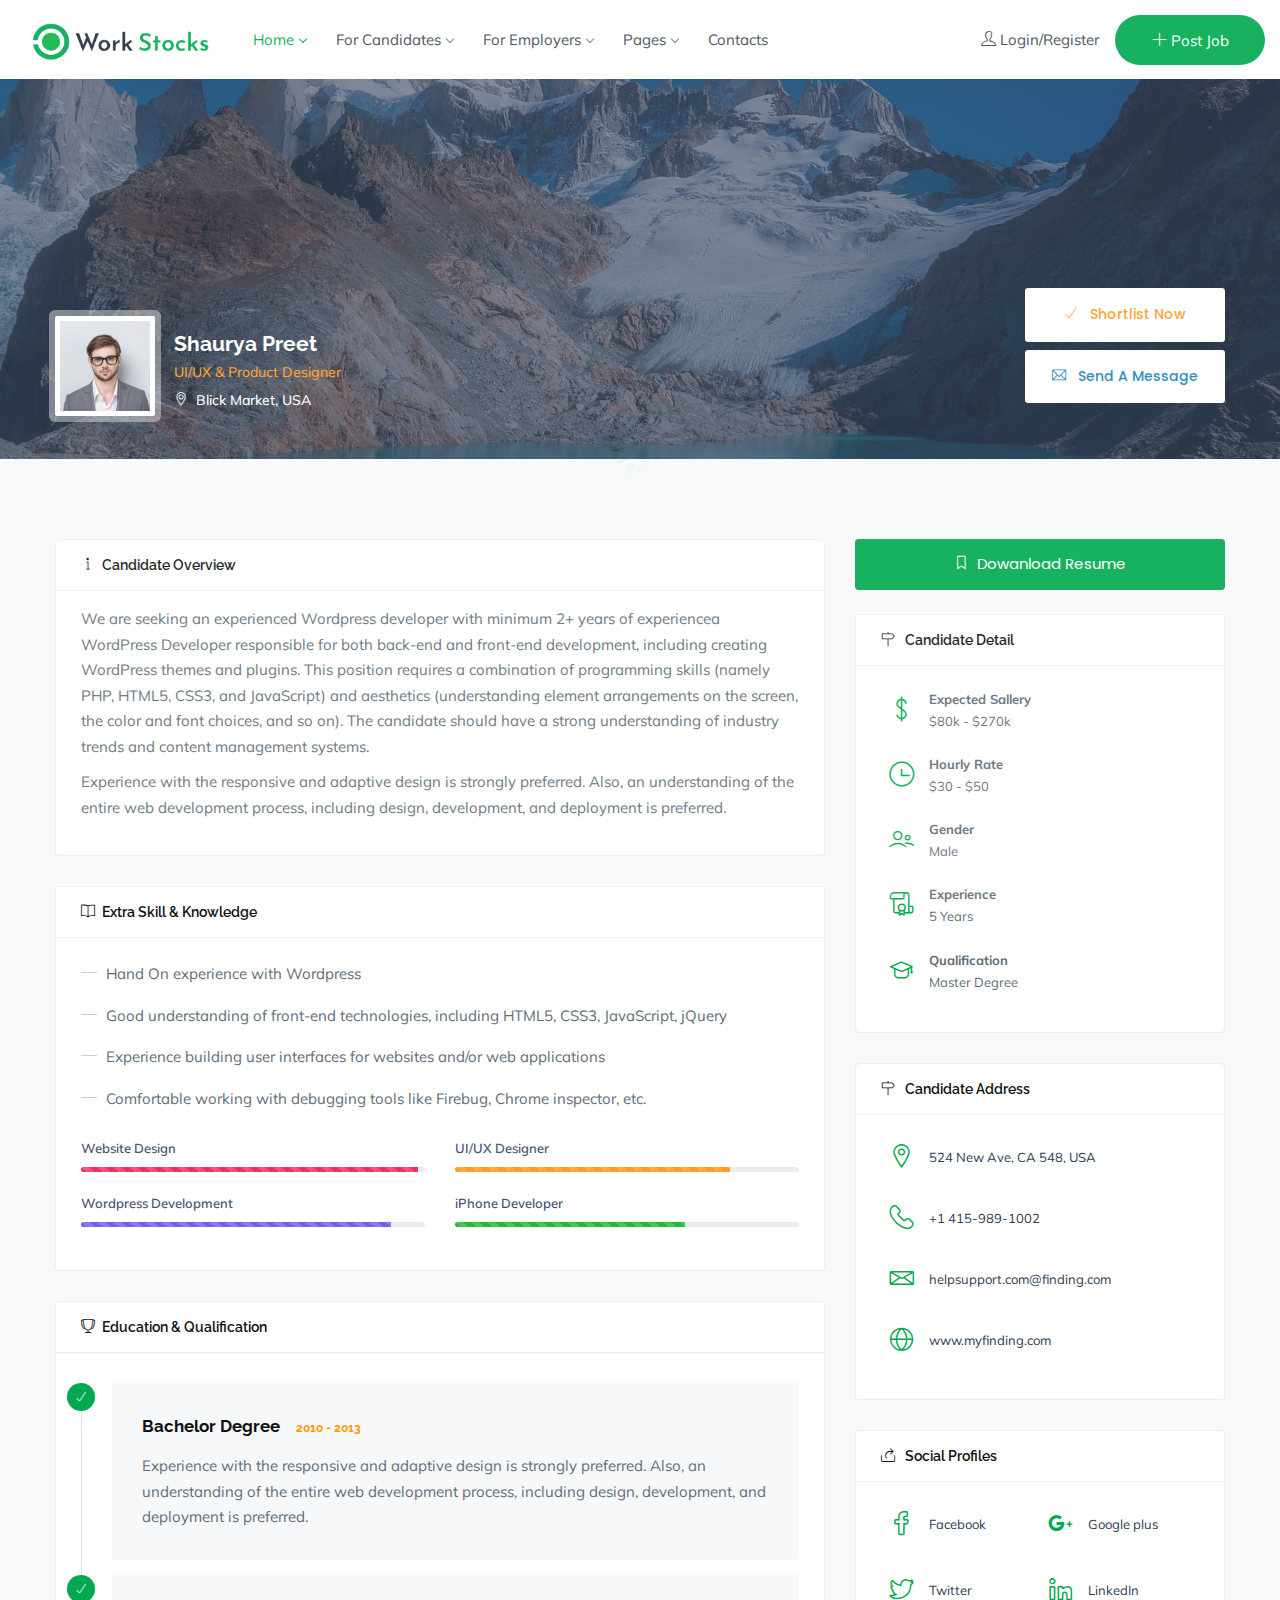
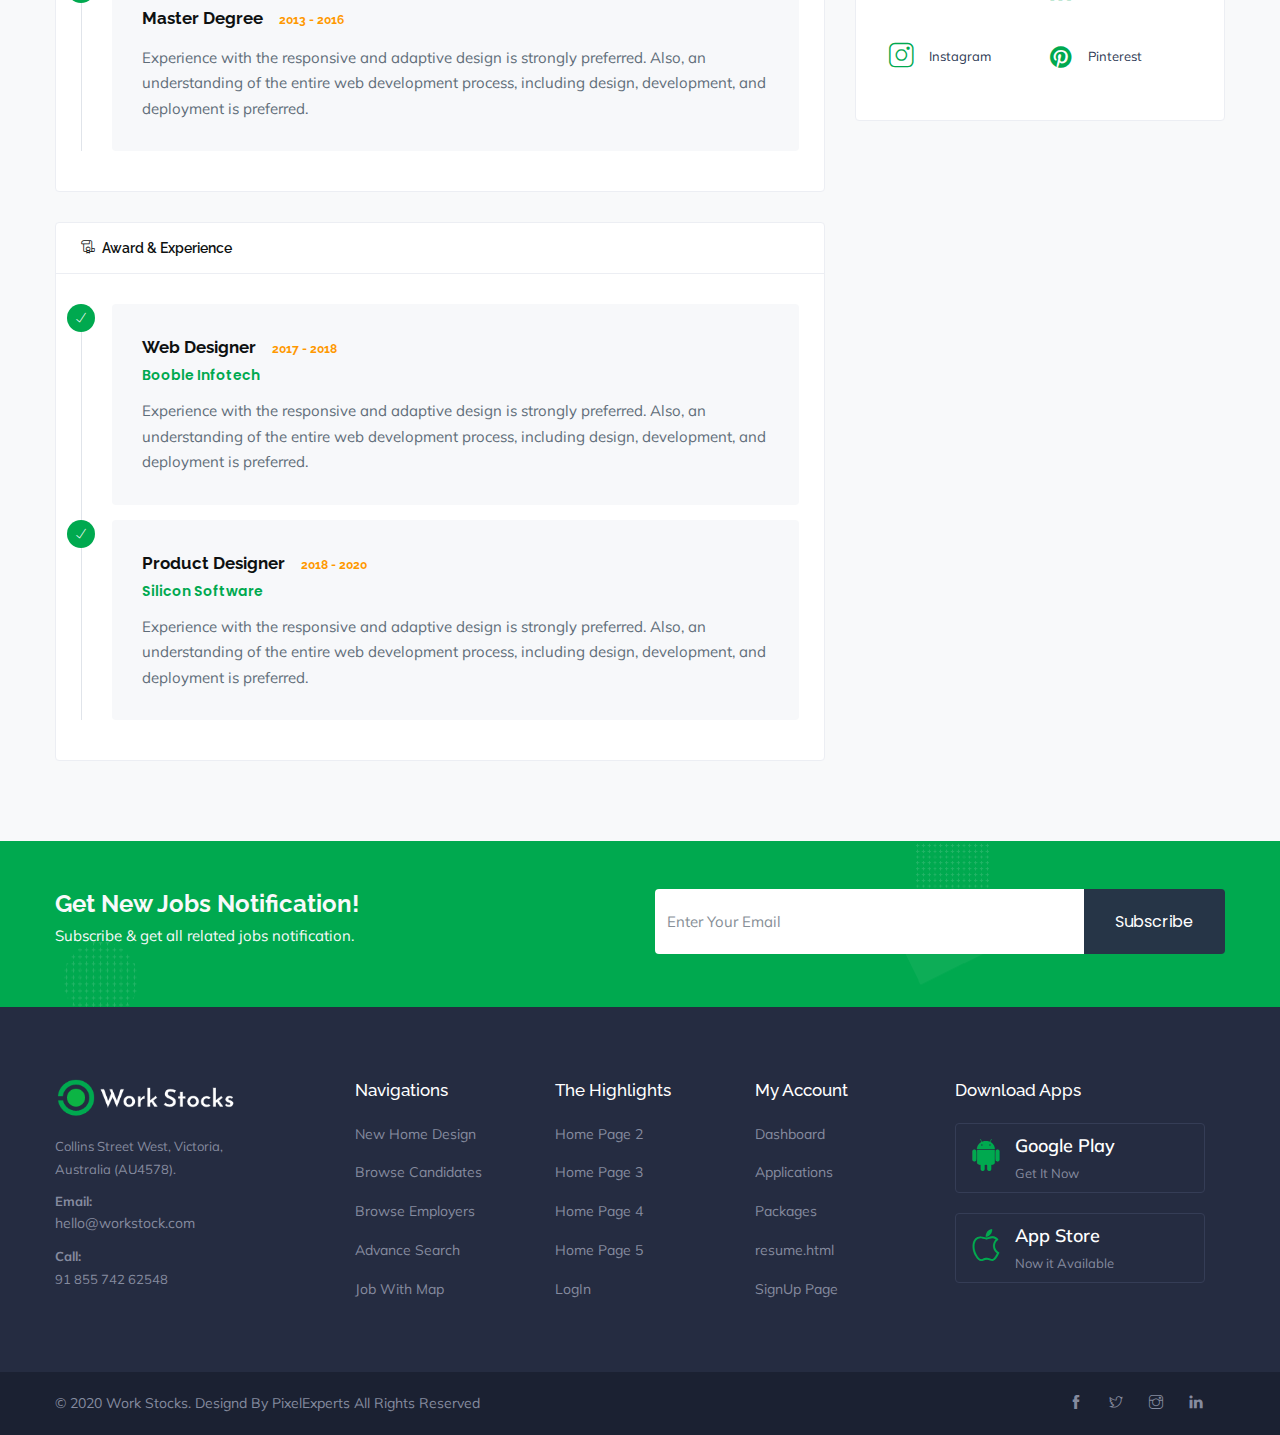
<file: candidate-detail.html>
<!DOCTYPE html>
<html lang="en">
	
<!-- Mirrored from themezhub.net/workstock-2/work-stocks/candidate-detail.html by HTTrack Website Copier/3.x [XR&CO'2014], Thu, 10 Jun 2021 17:43:14 GMT -->
<head>
		<meta http-equiv="Content-Type" content="text/html; charset=UTF-8">
        <meta name="viewport" content="width=device-width, initial-scale=1">
		
        <title>Work Stocks - Innovative & Modern Job Board Template</title>
		
        <!-- All Plugins Css -->
        <link href="assets/css/plugins.css" rel="stylesheet">

        <!-- Custom CSS -->
        <link href="assets/css/styles.css" rel="stylesheet">
		
		<!-- Custom Color -->
		<link href="assets/css/skin/default.css" rel="stylesheet">
    </head>
	
    <body class="green-skin bg-light">
        <!-- ============================================================== -->
        <!-- Preloader - style you can find in spinners.css -->
        <!-- ============================================================== -->
        <div class="Loader"></div>
		
        <!-- ============================================================== -->
        <!-- Main wrapper - style you can find in pages.scss -->
        <!-- ============================================================== -->
        <div id="main-wrapper">
		
            <!-- ============================================================== -->
            <!-- Top header  -->
            <!-- ============================================================== -->
            <!-- Start Navigation -->
			<div class="header header-light">
				<div class="container-fluid">
					<nav id="navigation" class="navigation navigation-landscape">
						<div class="nav-header">
							<a class="nav-brand" href="#">
								<img src="assets/img/logo.png" class="logo" alt="" />
							</a>
							<div class="nav-toggle"></div>
						</div>
						<div class="nav-menus-wrapper" style="transition-property: none;">
							<ul class="nav-menu">
							
								<li class="active"><a href="#">Home<span class="submenu-indicator"></span></a>
									<ul class="nav-dropdown nav-submenu" style="right: auto; display: none;">
										<li><a href="index-2.html" class="active">Home Style 1</a></li>                                    
										<li><a href="home-2.html">Home Style 2</a></li>                                    
										<li><a href="home-3.html">Home Style 3</a></li> 
										<li><a href="home-4.html">Home Style 4</a></li> 
										<li><a href="home-5.html">Home Style 5</a></li> 
										<li><a href="home-6.html">Home Style 6</a></li> 
										<li><a href="home-7.html">Home Style 7</a></li>
										<li><a href="home-8.html">Home Style 8</a></li>
									</ul>
								</li>
								
								<li><a href="#">For Candidates<span class="submenu-indicator"></span></a>
									<ul class="nav-dropdown nav-submenu" style="right: auto; display: none;">
										<li><a href="#">Search job Option<span class="submenu-indicator"></span></a>
											<ul class="nav-dropdown nav-submenu" style="display: none;">
												<li><a href="search-full-width.html">Search Job Full Width</a></li>                                    
												<li><a href="search-with-sidebar.html">Search Job with Sidebar</a></li>                                    
												<li><a href="search-with-sidebar-2.html">Search job with Sidebar 2</a></li> 
												<li><a href="search-with-sidebar-3.html">Search Job with Sidebar 3</a></li> 
												<li><a href="search-with-detail-job.html">Search job With Detail</a></li> 
												<li><a href="search-with-sidebar-list.html">Search Jobs List</a></li>
												<li><a href="search-with-sidebar-list-2.html">Search jobs List 2</a></li>										
												<li><a href="employers-list.html">Search Employers Sidebar</a></li>
												<li><a href="freelancer-detail.html">Employers Detail</a></li> 
											</ul>
										</li>
										<li><a href="#">Map Option<span class="submenu-indicator"></span></a>
											<ul class="nav-dropdown nav-submenu" style="display: none;">
												<li><a href="half-map-grid.html">Find Job On Map</a></li>                                    
												<li><a href="half-map-list.html">Fins Job On Map List</a></li> 
											</ul>
										</li>
										<li><a href="#">Job Detail<span class="submenu-indicator"></span></a>
											<ul class="nav-dropdown nav-submenu" style="display: none;">
												<li><a href="job-detail.html">Single Job 1</a></li>                                    
												<li><a href="job-detail-2.html">Single Job 2</a></li>                                    
												<li><a href="job-detail-3.html">Single Job 3</a></li>
											</ul>
										</li>
										<li><a href="candidate-dashboard.html">Candidate Dashboard</a></li>	
									</ul>
								</li>
								
								<li><a href="#">For Employers<span class="submenu-indicator"></span></a>
									<ul class="nav-dropdown nav-submenu" style="right: auto; display: none;">
										<li><a href="candidate-grid.html">Browse Candidates Grid</a></li>                                    
										<li><a href="candidate-list.html">Browse Candidates List</a></li>                                    
										<li><a href="search-freelancers.html">Search Freelancers</a></li> 
										<li><a href="search-freelancers-list.html">Search Freelancers List</a></li> 
										<li><a href="freelancer-detail.html">Freelancer Detail</a></li> 
										<li><a href="#">Search with Map<span class="submenu-indicator"></span></a>
											<ul class="nav-dropdown nav-submenu" style="display: none;">
												<li><a href="browse-candidates-with-map-grid.html">Search Candidate Grid</a></li>                                    
												<li><a href="browse-candidates-with-map.html">Search Candidate List</a></li> 
											</ul>
										</li>
										<li><a href="employer-dashboard.html">Employer Dashboard</a></li>
									</ul>
								</li>
								
								<li><a href="#">Pages<span class="submenu-indicator"></span></a>
									<ul class="nav-dropdown nav-submenu" style="right: auto; display: none;">
										<li><a href="blog.html">Blogs Page</a></li>                                    
										<li><a href="blog-detail.html">Blog Detail</a></li>                                    
										<li><a href="shortcodes.html">Shortcodes</a></li> 
										<li><a href="pricing.html">Pricing</a></li>  
										<li><a href="employers-full-width.html">Find Employers</a></li>
										<li><a href="all-jobs.html">Jobs Widgets</a></li>
										<li><a href="login.html">LogIn</a></li> 
									</ul>
								</li>
								
								<li><a href="contact.html">Contacts</a></li>
								
							</ul>
							
							<ul class="nav-menu nav-menu-social align-to-right">
								
								<li>
									<a href="#" data-toggle="modal" data-target="#login">
										<i class="ti-user mr-1"></i><span class="dn-lg">Login/Register</span>
									</a>
								</li>
								<li class="add-listing theme-bg">
									<a href="#">
										 <i class="ti-plus"></i> Post Job
									</a>
								</li>
							</ul>
						</div>
					</nav>
				</div>
			</div>
			<!-- End Navigation -->
			<div class="clearfix"></div>
			<!-- ============================================================== -->
			<!-- Top header  -->
			<!-- ============================================================== -->
			
			<!-- ======================= Start Banner ===================== -->
			<section class="page-title-banner" style="background-image:url(assets/img/des-6.jpg);">
				<div class="container">
					<div class="row m-0 align-items-end detail-swap">
						<div class="tr-list-wrap">
							<div class="tr-list-detail">
								<div class="tr-list-thumb">
									<img src="assets/img/user-3.jpg" class="img-responsive" alt="" />
								</div>
								<div class="tr-list-info">
									<h4 class="mb-1">Shaurya Preet</h4>
									<p class="mb-1 text-warning">UI/UX & Product Designer</p>
									<p class="mb-1"><i class="ti-location-pin mr-2"></i>Blick Market, USA</p>
								</div>
							</div>
							<div class="listing-detail_right">
								<div class="listing-detail-item">
									<a href="#" class="btn btn-list full-width mb-2 text-warning"><i class="ti-check mr-2"></i> Shortlist Now</a><br>
									<a href="#" class="btn btn-list full-width color--linkedin"><i class="ti-email mr-2"></i> Send A Message</a>
								</div>
							</div>
						</div>
					</div>
				</div>
			</section>
			<!-- ======================= End Banner ===================== -->
		
			<!-- ============== Job Detail ====================== -->	
			<section class="tr-single-detail gray-bg">
				<div class="container">
					<div class="row">
					
						<div class="col-md-8 col-sm-12">
							
							<!-- Candidate Overview -->
							<div class="tr-single-box">
								<div class="tr-single-header">
									<h4><i class="ti-info"></i>Candidate Overview</h4>
								</div>
								<div class="tr-single-body">
									<p>We are seeking an experienced Wordpress developer with minimum 2+ years of experiencea WordPress Developer responsible for both back-end and front-end development, including creating WordPress themes and plugins. This position requires a combination of programming skills (namely PHP, HTML5, CSS3, and JavaScript) and aesthetics (understanding element arrangements on the screen, the color and font choices, and so on). The candidate should have a strong understanding of industry trends and content management systems.</p>
									<p> Experience with the responsive and adaptive design is strongly preferred. Also, an understanding of the entire web development process, including design, development, and deployment is preferred.</p>
								</div>
							</div>
														
							<!-- Extra Skill& Knowledge -->
							<div class="tr-single-box">
								<div class="tr-single-header">
									<h4><i class="ti-book"></i>Extra Skill & Knowledge</h4>
								</div>
								<div class="tr-single-body">
									<ul class="jb-detail-list mb-3">
										<li>Hand On experience with Wordpress</li>
										<li>Good understanding of front-end technologies, including HTML5, CSS3, JavaScript, jQuery</li>
										<li>Experience building user interfaces for websites and/or web applications</li>
										<li>Comfortable working with debugging tools like Firebug, Chrome inspector, etc.</li>
									</ul>
									
									<!-- Skills -->
									<div class="row">
									
										<div class="col-lg-6 col-md-6 col-sm-12">
											<label>Website Design</label>
											<div class="progress">
											  <div class="progress-bar progress-bar-striped bg-danger" role="progressbar" style="width: 98%" aria-valuenow="98" aria-valuemin="0" aria-valuemax="100"></div>
											</div>
										</div>
										
										<div class="col-lg-6 col-md-6 col-sm-12">
											<label>UI/UX Designer</label>
											<div class="progress">
											  <div class="progress-bar progress-bar-striped bg-warning" role="progressbar" style="width: 80%" aria-valuenow="80" aria-valuemin="0" aria-valuemax="100"></div>
											</div>
										</div>
										
										<div class="col-lg-6 col-md-6 col-sm-12">
											<label>Wordpress Development</label>
											<div class="progress">
											  <div class="progress-bar progress-bar-striped bg-purple" role="progressbar" style="width: 90%" aria-valuenow="90" aria-valuemin="0" aria-valuemax="100"></div>
											</div>
										</div>
										
										<div class="col-lg-6 col-md-6 col-sm-12">
											<label>iPhone Developer</label>
											<div class="progress">
											  <div class="progress-bar progress-bar-striped bg-success" role="progressbar" style="width: 67%" aria-valuenow="67" aria-valuemin="0" aria-valuemax="100"></div>
											</div>
										</div>
										
									</div>
									
								</div>
							</div>
							
							
							<!-- Education & Qualification -->
							<div class="tr-single-box">
								<div class="tr-single-header">
									<h4><i class="ti-cup"></i>Education & Qualification</h4>
								</div>
								<div class="tr-single-body">
									<ul class="qa-skill-list">
										
										<!-- Single List -->
										<li>
											<div class="qa-skill-box">
												<h4 class="qa-skill-title">Bachelor Degree<span class="qa-time">2010 - 2013</span></h4>
												<div class="qa-content">
													<p>Experience with the responsive and adaptive design is strongly preferred. Also, an understanding of the entire web development process, including design, development, and deployment is preferred.</p>
												</div>
											</div>
										</li>
										
										<!-- Single List -->
										<li>
											<div class="qa-skill-box">
												<h4 class="qa-skill-title">Master Degree<span class="qa-time">2013 - 2016</span></h4>
												<div class="qa-content">
													<p>Experience with the responsive and adaptive design is strongly preferred. Also, an understanding of the entire web development process, including design, development, and deployment is preferred.</p>
												</div>
											</div>
										</li>
										
									</ul>
								</div>
							</div>
							
							<!-- Experience -->
							<div class="tr-single-box">
								<div class="tr-single-header">
									<h4><i class="lni-certificate"></i>Award & Experience</h4>
								</div>
								<div class="tr-single-body">
									<ul class="qa-skill-list">
										
										<!-- Single List -->
										<li>
											<div class="qa-skill-box">
												<h4 class="qa-skill-title">Web Designer<span class="qa-time">2017 - 2018</span></h4>
												<h5 class="qa-subtitle">Booble Infotech</h5>
												<div class="qa-content">
													<p>Experience with the responsive and adaptive design is strongly preferred. Also, an understanding of the entire web development process, including design, development, and deployment is preferred.</p>
												</div>
											</div>
										</li>
										
										<!-- Single List -->
										<li>
											<div class="qa-skill-box">
												<h4 class="qa-skill-title">Product Designer<span class="qa-time">2018 - 2020</span></h4>
												<h5 class="qa-subtitle">Silicon Software</h5>
												<div class="qa-content">
													<p>Experience with the responsive and adaptive design is strongly preferred. Also, an understanding of the entire web development process, including design, development, and deployment is preferred.</p>
												</div>
											</div>
										</li>
										
									</ul>
								</div>
							</div>
							
							
						</div>
					
						<!-- Sidebar Start -->
						<div class="col-md-4 col-sm-12">
							
							<div class="offer-btn-wrap mb-4">
								<a href="#" class="btn btn-info btn-md full-width"><i class="mr-2 ti-bookmark"></i>Dowanload Resume</a>
							</div>
												
							<!-- Candidate Detail -->
							<div class="tr-single-box">
								<div class="tr-single-header">
									<h4><i class="ti-direction"></i> Candidate Detail</h4>
								</div>
								
								<div class="tr-single-body">
									<ul class="extra-service">
										<li>
											<div class="icon-box-icon-block">
												<div class="icon-box-round">
													<i class="ti-money"></i>
												</div>
												<div class="icon-box-text">
													<strong class="d-block">Expected Sallery</strong>
													$80k - $270k
												</div>
											</div>
										</li>
										
										<li>
											<div class="icon-box-icon-block">
												<div class="icon-box-round">
													<i class="ti-time"></i>
												</div>
												<div class="icon-box-text">
													<strong class="d-block">Hourly Rate</strong>
													$30 - $50
												</div>
											</div>
										</li>
										
										<li>
											<div class="icon-box-icon-block">
												<div class="icon-box-round">
													<i class="lni-users"></i>
												</div>
												<div class="icon-box-text">
													<strong class="d-block">Gender</strong>
													Male
												</div>
											</div>
										</li>
										
										<li>
											<div class="icon-box-icon-block">
												<div class="icon-box-round">
													<i class="lni-certificate"></i>
												</div>
												<div class="icon-box-text">
													<strong class="d-block">Experience</strong>
													5 Years
												</div>
											</div>
										</li>
										
										<li>
											<div class="icon-box-icon-block">
												<div class="icon-box-round">
													<i class="lni-graduation"></i>
												</div>
												<div class="icon-box-text">
													<strong class="d-block">Qualification</strong>
													Master Degree
												</div>
											</div>
										</li>
										
									</ul>
								</div>
								
							</div>
							
							<!-- Candidate Address -->
							<div class="tr-single-box">
								<div class="tr-single-header">
									<h4><i class="ti-direction"></i> Candidate Address</h4>
								</div>
								
								<div class="tr-single-body">
									<ul class="extra-service">
										<li>
											<div class="icon-box-icon-block">
												<a href="#">
													<div class="icon-box-round">
														<i class="lni-map-marker"></i>
													</div>
													<div class="icon-box-text">
														524 New Ave, CA 548, USA
													</div>
												</a>
											</div>
										</li>
										
										<li>
											<div class="icon-box-icon-block">
												<a href="#">
													<div class="icon-box-round">
														<i class="lni-phone-handset"></i>
													</div>
													<div class="icon-box-text">
														+1 415-989-1002
													</div>
												</a>
											</div>
										</li>
										
										<li>
											<div class="icon-box-icon-block">
												<a href="#">
													<div class="icon-box-round">
														<i class="lni-envelope"></i>
													</div>
													<div class="icon-box-text">
														helpsupport.com@finding.com
													</div>
												</a>
											</div>
										</li>
										
										<li>
											<div class="icon-box-icon-block">
												<a href="#">
													<div class="icon-box-round">
														<i class="lni-world"></i>
													</div>
													<div class="icon-box-text">
														www.myfinding.com
													</div>
												</a>
											</div>
										</li>
										
									</ul>
								</div>
								
							</div>
							
							<!-- Social Links -->
							<div class="tr-single-box">
								<div class="tr-single-header">
									<h4><i class="ti-share"></i> Social Profiles</h4>
								</div>
								
								<div class="tr-single-body">
									<ul class="extra-service half">
										<li>
											<div class="icon-box-icon-block">
												<a href="#">
													<div class="icon-box-round">
														<i class="lni-facebook"></i>
													</div>
													<div class="icon-box-text">
														Facebook
													</div>
												</a>
											</div>
										</li>
										
										<li>
											<div class="icon-box-icon-block">
												<a href="#">
													<div class="icon-box-round">
														<i class="lni-google-plus"></i>
													</div>
													<div class="icon-box-text">
														Google plus
													</div>
												</a>
											</div>
										</li>
										
										<li>
											<div class="icon-box-icon-block">
												<a href="#">
													<div class="icon-box-round">
														<i class="lni-twitter"></i>
													</div>
													<div class="icon-box-text">
														Twitter
													</div>
												</a>
											</div>
										</li>
										
										<li>
											<div class="icon-box-icon-block">
												<a href="#">
													<div class="icon-box-round">
														<i class="lni-linkedin"></i>
													</div>
													<div class="icon-box-text">
														LinkedIn
													</div>
												</a>
											</div>
										</li>
										
										<li>
											<div class="icon-box-icon-block">
												<a href="#">
													<div class="icon-box-round">
														<i class="lni-instagram"></i>
													</div>
													<div class="icon-box-text">
														Instagram
													</div>
												</a>
											</div>
										</li>
										
										<li>
											<div class="icon-box-icon-block">
												<a href="#">
													<div class="icon-box-round">
														<i class="fa fa-pinterest"></i>
													</div>
													<div class="icon-box-text">
														Pinterest
													</div>
												</a>
											</div>
										</li>
										
									</ul>
								</div>
								
							</div>
							
						</div>
						<!-- /col-md-4 -->
					</div>
				</div>
			</section>
			<!-- ============== Job Detail ====================== -->
			
			<!-- ============================ Newsletter Start ================================== -->
			<section class="alert-wrap pt-5 pb-5" style="background: #00a94f url(assets/img/bg2.png);">
				<div class="container">
					<div class="row">
						<div class="col-lg-6 col-md-6">
							<div class="jobalert-sec">
								<h3 class="mb-1 text-light">Get New Jobs Notification!</h3>
								<p class="text-light">Subscribe & get all related jobs notification.</p>
							</div>
						</div>
						
						<div class="col-lg-6 col-md-6">
							<div class="input-group">
							  <input type="text" class="form-control" placeholder="Enter Your Email">
							  <div class="input-group-append">
								<button type="button" class="btn btn-black black">Subscribe</button>
							  </div>
							</div>
						</div>
					</div>
				</div>
			</section>
			<!-- ============================ Newsletter Start ================================== -->			
			
			<!-- ============================ Footer Start ================================== -->
			<footer class="dark-footer skin-dark-footer">
				<div>
					<div class="container">
						<div class="row">
							
							<div class="col-lg-3 col-md-3">
								<div class="footer-widget">
									<img src="assets/img/logo-light.png" class="img-footer" alt="" />
									<div class="footer-add">
										<p>Collins Street West, Victoria,</br> Australia (AU4578).</p>
										<p><strong>Email:</strong></br><a href="#">hello@workstock.com</a></p>
										<p><strong>Call:</strong></br>91 855 742 62548</p>
									</div>
									
								</div>
							</div>		
							<div class="col-lg-2 col-md-2">
								<div class="footer-widget">
									<h4 class="widget-title">Navigations</h4>
									<ul class="footer-menu">
										<li><a href="#">New Home Design</a></li>
										<li><a href="#">Browse Candidates</a></li>
										<li><a href="#">Browse Employers</a></li>
										<li><a href="#">Advance Search</a></li>
										<li><a href="#">Job With Map</a></li>
									</ul>
								</div>
							</div>
									
							<div class="col-lg-2 col-md-2">
								<div class="footer-widget">
									<h4 class="widget-title">The Highlights</h4>
									<ul class="footer-menu">
										<li><a href="#">Home Page 2</a></li>
										<li><a href="#">Home Page 3</a></li>
										<li><a href="#">Home Page 4</a></li>
										<li><a href="#">Home Page 5</a></li>
										<li><a href="#">LogIn</a></li>
									</ul>
								</div>
							</div>
							
							<div class="col-lg-2 col-md-2">
								<div class="footer-widget">
									<h4 class="widget-title">My Account</h4>
									<ul class="footer-menu">
										<li><a href="#">Dashboard</a></li>
										<li><a href="#">Applications</a></li>
										<li><a href="#">Packages</a></li>
										<li><a href="#">resume.html</a></li>
										<li><a href="#">SignUp Page</a></li>
									</ul>
								</div>
							</div>
							
							<div class="col-lg-3 col-md-3">
								<div class="footer-widget">
									<h4 class="widget-title">Download Apps</h4>
									<a href="#" class="other-store-link">
										<div class="other-store-app">
											<div class="os-app-icon">
												<i class="ti-android theme-cl"></i>
											</div>
											<div class="os-app-caps">
												Google Play
												<span>Get It Now</span>
											</div>
										</div>
									</a>
									<a href="#" class="other-store-link">
										<div class="other-store-app">
											<div class="os-app-icon">
												<i class="ti-apple theme-cl"></i>
											</div>
											<div class="os-app-caps">
												App Store
												<span>Now it Available</span>
											</div>
										</div>
									</a>
								</div>
							</div>
							
						</div>
					</div>
				</div>
				
				<div class="footer-bottom">
					<div class="container">
						<div class="row align-items-center">
							
							<div class="col-lg-6 col-md-6">
								<p class="mb-0">© 2020 Work Stocks. Designd By PixelExperts All Rights Reserved</p>
							</div>
							
							<div class="col-lg-6 col-md-6 text-right">
								<ul class="footer-bottom-social">
									<li><a href="#"><i class="ti-facebook"></i></a></li>
									<li><a href="#"><i class="ti-twitter"></i></a></li>
									<li><a href="#"><i class="ti-instagram"></i></a></li>
									<li><a href="#"><i class="ti-linkedin"></i></a></li>
								</ul>
							</div>
							
						</div>
					</div>
				</div>
			</footer>
			<!-- ============================ Footer End ================================== -->
			
			<!-- Log In Modal -->
			<div class="modal fade" id="login" tabindex="-1" role="dialog" aria-labelledby="registermodal" aria-hidden="true">
				<div class="modal-dialog modal-dialog-centered login-pop-form" role="document">
					<div class="modal-content" id="registermodal">
						<div class="modal-header">
							<button type="button" class="close" data-dismiss="modal" aria-label="Close">
								<span aria-hidden="true"><i class="ti-close"></i></span>
							</button>
						</div>
						<div class="modal-body">
							<h4 class="modal-header-title">SignIn</h4>
							<div class="social-login">
								<ul>
									<li><a href="#" class="btn connect-fb"><i class="ti-facebook"></i>Login with Facebook</a></li>
									<li><a href="#" class="btn connect-gplus"><i class="ti-google"></i>Login with Gmail</a></li>
								</ul>
							</div>
							
							<div class="devide-wrap"><span>OR</span></div>
							
							<div class="login-form">
								<form>
								
									<div class="form-group">
										<label>User Name</label>
										<div class="input-with-gray">
											<input type="text" class="form-control" placeholder="Username">
											<i class="ti-user theme-cl"></i>
										</div>
									</div>
									
									<div class="form-group">
										<label>Password</label>
										<div class="input-with-gray">
											<input type="password" class="form-control" placeholder="*******">
											<i class="ti-unlock theme-cl"></i>
										</div>
									</div>
									
									<div class="form-group">
										<button type="submit" class="btn btn-primary btn-md full-width pop-login">Login</button>
									</div>
								
								</form>
							</div>
						</div>
						<div class="modal-footer">
							<div class="mf-link"><i class="ti-user"></i>Haven't An Account?<a href="javascript:void(0)" data-toggle="modal" data-target="#signup" data-dismiss="modal"> Sign Up</a></div>
							<div class="mf-forget"><a href="#"><i class="ti-help"></i>Forget Password</a></div>
						</div>
					</div>
				</div>
			</div>
			<!-- End Modal -->
			
			<!-- Sign Up Modal -->
			<div class="modal fade" id="signup" tabindex="-1" role="dialog" aria-labelledby="sign-up" aria-hidden="true">
				<div class="modal-dialog modal-dialog-centered login-pop-form" role="document">
					<div class="modal-content" id="sign-up">
						<div class="modal-header">
							<button type="button" class="close" data-dismiss="modal" aria-label="Close">
								<span aria-hidden="true"><i class="ti-close"></i></span>
							</button>
						</div>
						<div class="modal-body">
							<h4 class="modal-header-title">Sign Up</h4>
							<div class="social-login">
								<ul>
									<li><a href="#" class="btn connect-fb"><i class="ti-facebook"></i>Login with Facebook</a></li>
									<li><a href="#" class="btn connect-gplus"><i class="ti-google"></i>Login with Gmail</a></li>
								</ul>
							</div>
							
							<div class="devide-wrap"><span>OR</span></div>
							
							<div class="login-form">
								<form>
									<div class="row">
										<div class="col-lg-6 col-md-6 col-sm-6">
											<div class="form-group">
												<label>Full Name</label>
												<div class="input-with-gray">
													<input type="text" class="form-control" placeholder="Your Name">
													<i class="ti-user theme-cl"></i>
												</div>
											</div>
										</div>
										
										<div class="col-lg-6 col-md-6 col-sm-6">
											<div class="form-group">
												<label>Email</label>
												<div class="input-with-gray">
													<input type="email" class="form-control" placeholder="Email ID">
													<i class="ti-user theme-cl"></i>
												</div>
											</div>
										</div>
									</div>
									
									<div class="row">
										<div class="col-lg-12 col-md-12 col-sm-12">
											<div class="form-group">
												<label>User Name</label>
												<div class="input-with-gray">
													<input type="text" class="form-control" placeholder="Username">
													<i class="ti-user theme-cl"></i>
												</div>
											</div>
										</div>
										<div class="col-lg-12 col-md-12 col-sm-12">
											<div class="form-group">
												<label>Password</label>
												<div class="input-with-gray">
													<input type="password" class="form-control" placeholder="*******">
													<i class="ti-unlock theme-cl"></i>
												</div>
											</div>
										</div>
									</div>
									
									<div class="row">
										<div class="col-lg-12 col-md-12 col-sm-12">
											<div class="form-group">
												<button type="submit" class="btn btn-primary btn-md full-width pop-login">Login</button>
											</div>
										</div>
									</div>

								</form>
							</div>
						</div>
						<div class="modal-footer">
							<div class="mf-link"><i class="ti-user"></i>Already Have Account? Sign In</a></div>
							<div class="mf-forget"><a href="#"><i class="ti-help"></i>Need Help</a></div>
						</div>
					</div>
				</div>
			</div>
			<!-- End Modal -->			

		</div>
		<!-- ============================================================== -->
		<!-- End Wrapper -->
		<!-- ============================================================== -->

		<!-- ============================================================== -->
		<!-- All Jquery -->
		<!-- ============================================================== -->
		<script src="assets/js/jquery.min.js"></script>
		<script src="assets/js/popper.min.js"></script>
		<script src="assets/js/bootstrap.min.js"></script>
		<script src="assets/js/select2.min.js"></script>
		<script src="assets/js/aos.js"></script>
		<script src="assets/js/perfect-scrollbar.jquery.min.js"></script>
		<script src="assets/js/owl.carousel.min.js"></script>
		<script src="assets/js/jquery.counterup.min.js"></script>
		<script src="assets/js/slick.js"></script>
		<script src="assets/js/bootstrap-datepicker.js"></script>
		<script src="assets/js/isotope.min.js"></script>
		<script src="assets/js/summernote.js"></script>
		<script src="assets/js/jQuery.style.switcher.js"></script>
		 
		<script src="assets/js/counterup.min.js"></script>
		<script src="assets/js/custom.js"></script>
		<!-- ============================================================== -->
		<!-- This page plugins -->
		<!-- ============================================================== -->
		

	</body>

<!-- Mirrored from themezhub.net/workstock-2/work-stocks/candidate-detail.html by HTTrack Website Copier/3.x [XR&CO'2014], Thu, 10 Jun 2021 17:43:14 GMT -->
</html>
</file>
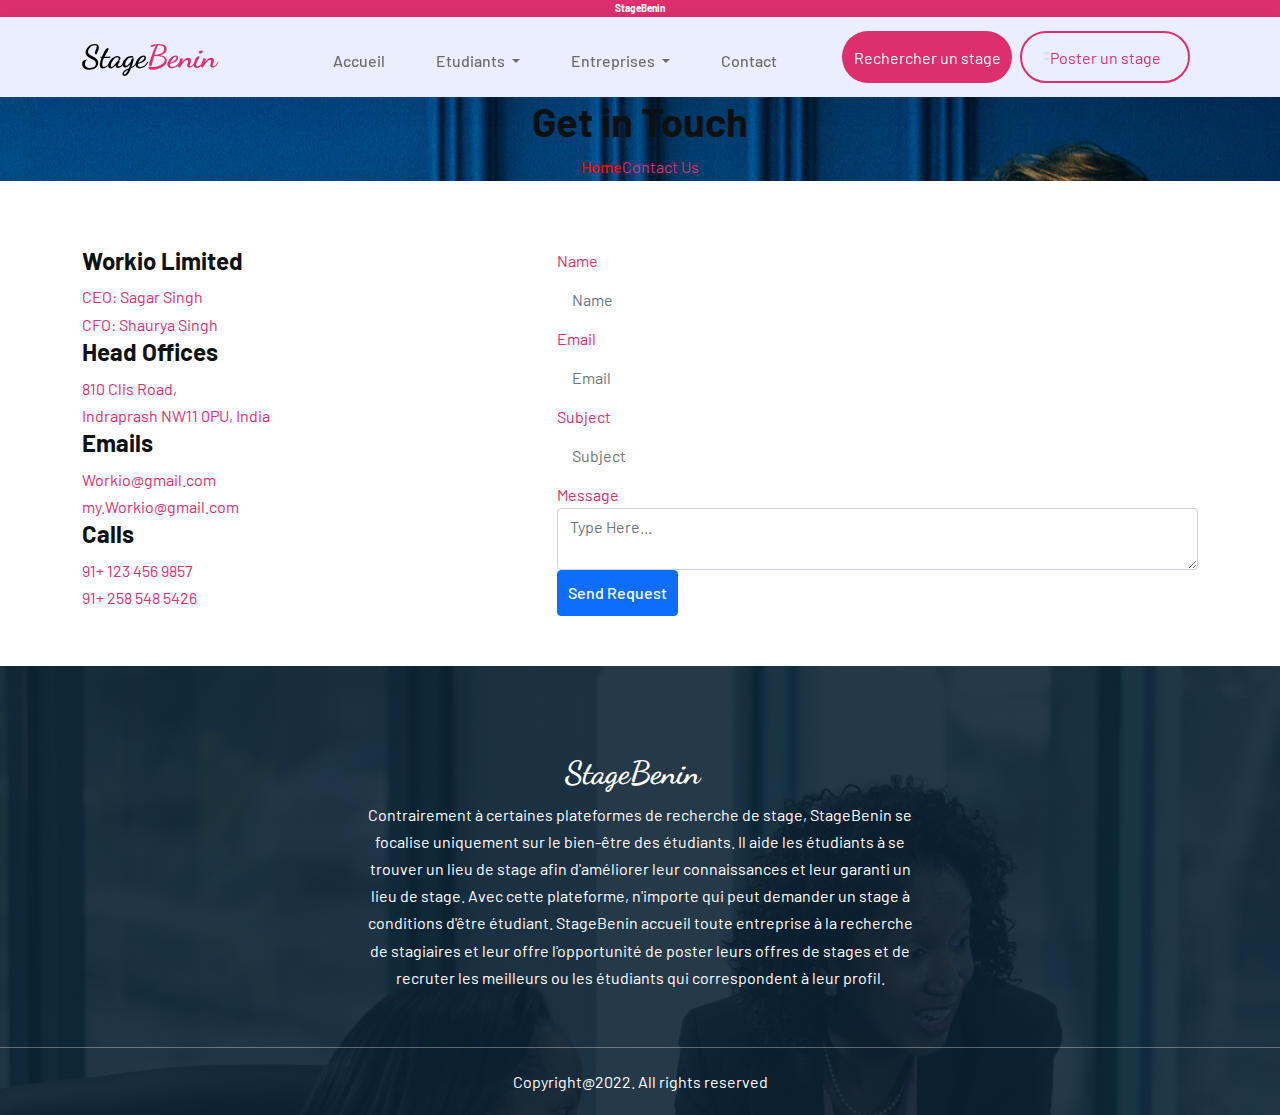
<file: contact.html>
<!DOCTYPE html>
<html lang="en">
  <head>
    <meta charset="UTF-8" />
    <meta http-equiv="X-UA-Compatible" content="IE=edge" />
    <meta name="viewport" content="width=device-width, initial-scale=1.0" />
    <link
      rel="stylesheet"
      href="https://cdnjs.cloudflare.com/ajax/libs/font-awesome/6.1.2/css/all.min.css"
    />
    <!-- <link rel="stylesheet" href="../StageBenin/fontawesome-free-6.1.2-desktop/"> -->
    <link rel="stylesheet" href="new_assets/css/bootstrap.min.css" />
    <link rel="stylesheet" href="new_assets/css/owl.carousel.min.css" />
    <link rel="stylesheet" href="new_assets/css/owl.theme.default.min.css" />
    <link rel="stylesheet" href="new_assets/css/style1.css" />
    <link rel="stylesheet" href="dashboard_etudiant.html" />
    <title>Accueil</title>
  </head>
  <body data-bs-spy="scroll" data-bs-target=".navbar" id="accueil">
     <!-- ============================================================== -->
        <!-- Preloader - style you can find in spinners.css -->
        <!-- ============================================================== -->
        <div class="Loader"></div>
    <!-- ===================================Navbar=================================== -->
    <div class="top-nav">
      <div class="container">
        <div class="row">
          <div class="top">
            <p>StageBenin</p>
          </div>
        </div>
      </div>
    </div>

    <nav class="cc-navbar navbar navbar-expand-lg navbar-light sticky-top">
		<div class="container">
		  <a class="navbar-brand" href="#">
			<span class="stage2">Stage</span><span class="stage">Benin</span></a
		  >
		  <button
			class="navbar-toggler"
			type="button"
			data-bs-toggle="collapse"
			data-bs-target="#navbarSupportedContent"
			aria-controls="navbarSupportedContent"
			aria-expanded="false"
			aria-label="Toggle navigation"
		  >
			<span class="navbar-toggler-icon"></span>
		  </button>
		  <div class="collapse navbar-collapse" id="navbarSupportedContent">
			<ul class="navbar-nav m-auto mb-2 mb-lg-0">
			  <li class="nav-item">
				<a class="nav-link" aria-current="page" href="index.html"
				  >Accueil</a
				>
			  </li>
  
			  <li class="nav-item dropdown">
				<a
				  class="nav-link dropdown-toggle"
				  href="#etudiants"
				  id="navbarDropdown"
				  role="button"
				  data-bs-toggle="dropdown"
				  aria-expanded="false"
				>
				  Etudiants
				</a>
				<ul class="dropdown-menu" aria-labelledby="navbarDropdown">
				  <li>
					<a class="dropdown-item" href="dashboard_etudiant.html"
					  >Accéder au dashboard
					</a>
				  </li>
				</ul>
			  </li>
  
			  <li class="nav-item dropdown">
				<a
				  class="nav-link dropdown-toggle"
				  href="#entreprises"
				  id="navbarDropdown"
				  role="button"
				  data-bs-toggle="dropdown"
				  aria-expanded="false"
				>
				  Entreprises
				</a>
				<ul class="dropdown-menu" aria-labelledby="navbarDropdown">
				  <li>
					<a class="dropdown-item" href="dashboard_entreprise.html"
					  >Accéder au dashboard
					</a>
				  </li>
				</ul>
			  </li>
			  <li class="nav-item">
				<a class="nav-link" href="contact.html">Contact</a>
			  </li>
			</ul>
			<form class="d-flex">
			  <button class="btn0">Rechercher un stage</button>
			  <button class="btn1 mx-2">Poster un stage</button>
			</form>
		  </div>
		</div>
	  </nav>

    <!-- ========================================CONTACT BODY BEGIN=====================================  -->
    	<!-- ============================ Hero Banner  Start================================== -->
			<div class="page-title-wrap pt-img-wrap" style="background:url(assets/img/bn-4.jpg) no-repeat;">
				<div class="container">
					<div class="col-lg-12 col-md-12">
						<div class="pt-caption text-center">
							<h1>Get in Touch</h1>
							<p><a href="index.html">Home</a><span class="current-page">Contact Us</span></p>
						</div>
					</div>
				</div>
			</div>
			
			<div class="clearfix"></div>
			<!-- ============================ Hero Banner End ================================== -->
			
			<!-- ============================ Who We Are Start ================================== -->
			<section class="gray">
				<div class="container">
					
					<div class="row">
						
						<div class="col-lg-5 col-md-5 bg-white">
							<div class="contact-address">
								<div class="add-box">
									<div class="add-icon-box">
										<i class="ti-home theme-cl"></i>
									</div>
									<div class="add-text-box">
										<h4>Workio Limited</h4>
										CEO: Sagar Singh<br>
										CFO: Shaurya Singh<br>
									</div>
								</div>
								
								<div class="add-box">
									<div class="add-icon-box">
										<i class="ti-map-alt theme-cl"></i>
									</div>
									<div class="add-text-box">
										<h4>Head Offices</h4>
										810 Clis Road,<br>
										Indraprash NW11 0PU, India
									</div>
								</div>
								
								<div class="add-box">
									<div class="add-icon-box">
										<i class="ti-email theme-cl"></i>
									</div>
									<div class="add-text-box">
										<h4>Emails</h4>
										Workio@gmail.com<br>
										my.Workio@gmail.com<br>
									</div>
								</div>
								<div class="add-box">
									<div class="add-icon-box">
										<i class="ti-headphone theme-cl"></i>
									</div>
									<div class="add-text-box">
										<h4>Calls</h4>
										91+ 123 456 9857<br>
										91+ 258 548 5426<br>
									</div>
								</div>
							</div>
						</div>
						<div class="col-lg-7 col-md-7">
							<div class="contact-form">
								<form>
									<div class="form-row">
										<div class="form-group col-md-6">
										  <label>Name</label>
										  <input type="email" class="form-control" placeholder="Name">
										</div>
										<div class="form-group col-md-6">
										  <label>Email</label>
										  <input type="email" class="form-control" placeholder="Email">
										</div>
									</div>
									<div class="form-group">
										<label>Subject</label>
										<input type="text" class="form-control" placeholder="Subject">
									</div>
									<div class="form-group">
										<label>Message</label>
										<textarea class="form-control" placeholder="Type Here..."></textarea>
									</div>
									<button type="submit" class="btn btn-primary">Send Request</button>
								</form>
							</div>
						</div>
						
					</div>
					
				</div>
			</section>
			<div class="clearfix"></div>
			<!-- ============================ Who We Are End ================================== -->

    <!-- =======================================================Footer=========================================== -->
    <footer>
      <div class="footer-top">
        <div class="container">
          <div class="row">
            <div class="col-lg-6 mx-auto">
              <a href="#" class="navbar-brand">StageBenin</a>
              <p>
                Contrairement à certaines plateformes de recherche de stage,
                StageBenin se focalise uniquement sur le bien-être des
                étudiants. Il aide les étudiants à se trouver un lieu de stage
                afin d'améliorer leur connaissances et leur garanti un lieu de
                stage. Avec cette plateforme, n'importe qui peut demander un
                stage à conditions d'être étudiant. StageBenin accueil toute
                entreprise à la recherche de stagiaires et leur offre
                l'opportunité de poster leurs offres de stages et de recruter
                les meilleurs ou les étudiants qui correspondent à leur profil.
              </p>
            </div>
          </div>
        </div>
      </div>
      <div class="footer-bottom">
        <div class="container">
          <p class="mb-0">Copyright@2022. All rights reserved</p>
        </div>
      </div>
    </footer>

    <script src="new_assets/js/jquery.min.js"></script>
    <script src="new_assets/js/bootstrap.bundle.js"></script>
    <script src="new_assets/js/owl.carousel.min.js"></script>
    <script src="new_assets//js/app.js"></script>
  </body>
</html>
</file>
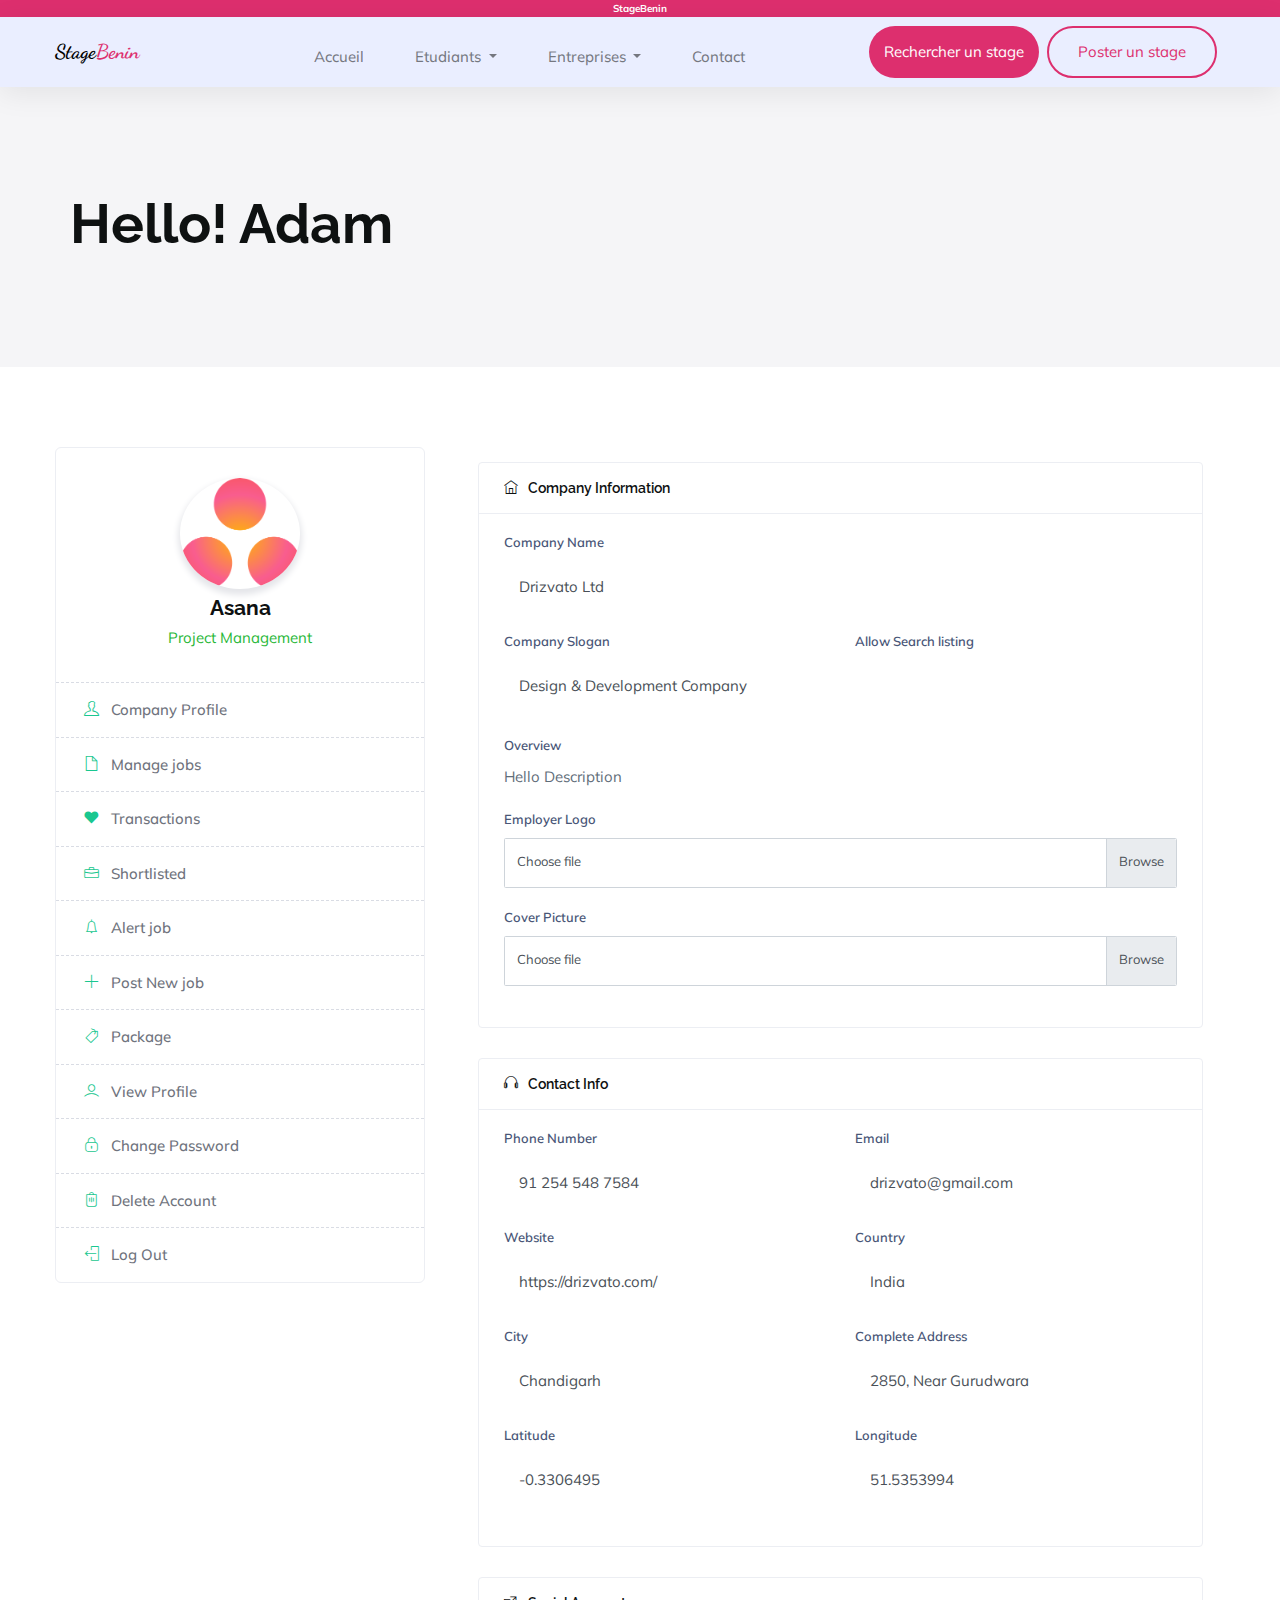
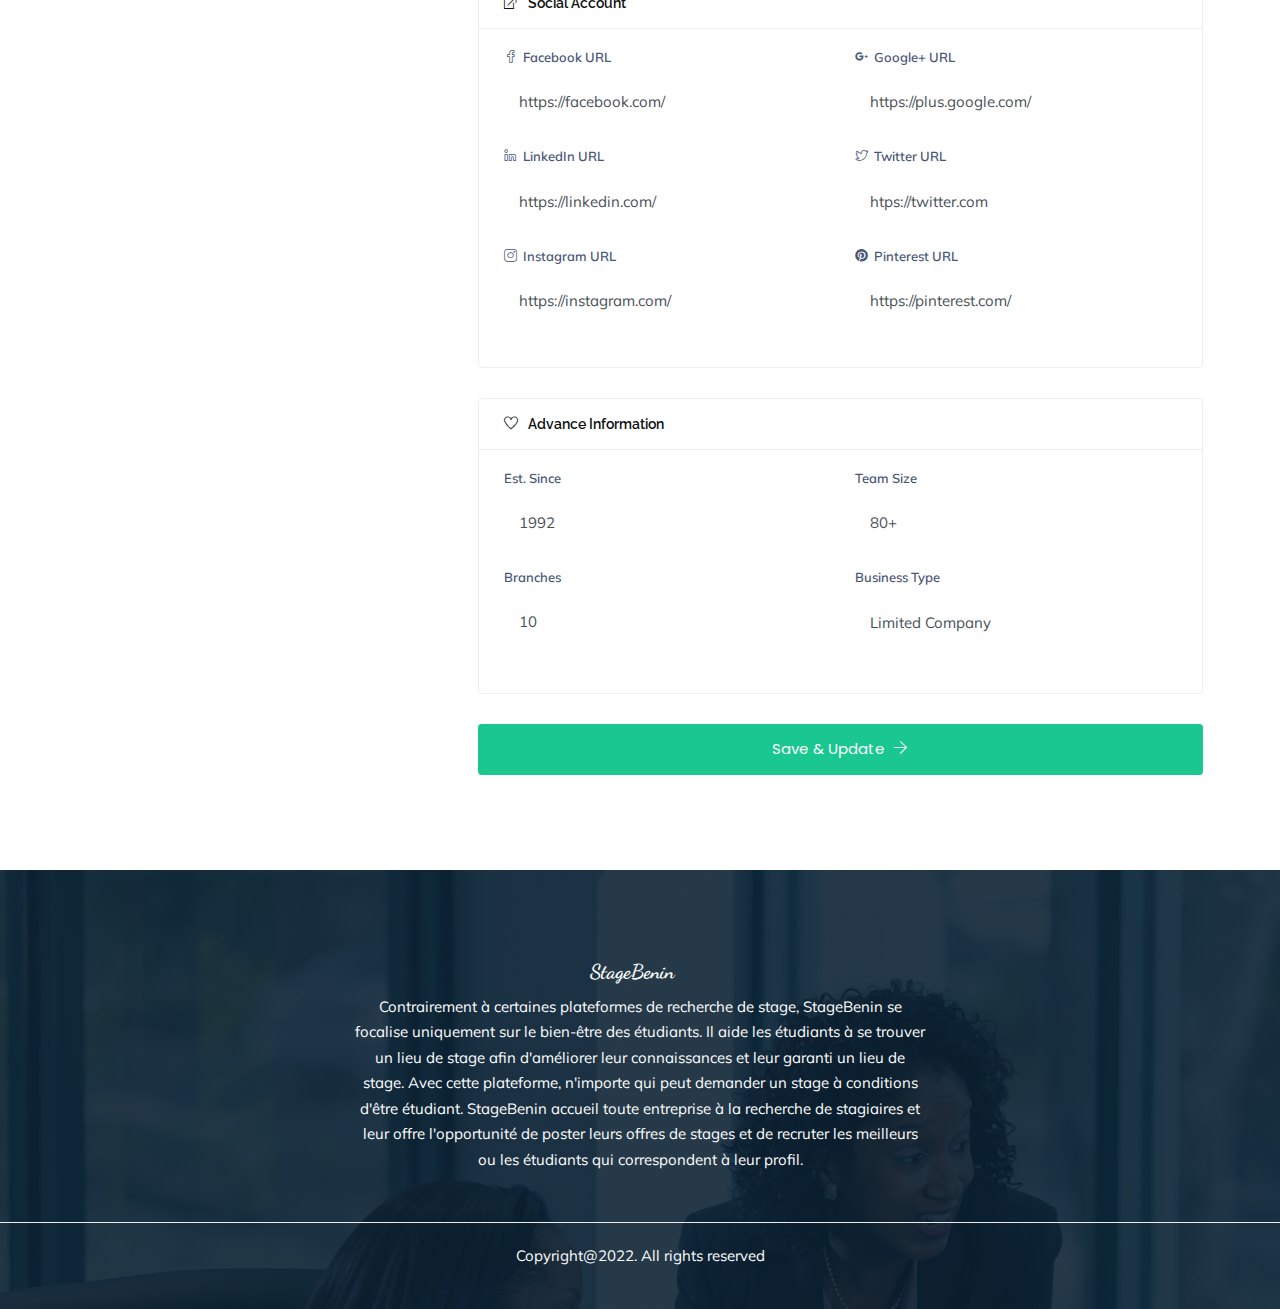
<file: dashboard_entreprise.html>
<!DOCTYPE html>
<html lang="en">
  <head>
    <meta charset="UTF-8" />
    <meta http-equiv="X-UA-Compatible" content="IE=edge" />
    <meta name="viewport" content="width=device-width, initial-scale=1.0" />
    <link
      rel="stylesheet"
      href="https://cdnjs.cloudflare.com/ajax/libs/font-awesome/6.1.2/css/all.min.css"
    />
    <!-- <link rel="stylesheet" href="../StageBenin/fontawesome-free-6.1.2-desktop/"> -->
    <link rel="stylesheet" href="new_assets/css/bootstrap.min.css" />
    <link rel="stylesheet" href="new_assets/css/owl.carousel.min.css" />
    <link rel="stylesheet" href="new_assets/css/owl.theme.default.min.css" />
    <link rel="stylesheet" href="new_assets/css/style1.css" />
    <link rel="stylesheet" href="dashboard_etudiant.html" />
    <!-- All Plugins Css -->
    <link href="assets/css/plugins.css" rel="stylesheet" />

    <!-- Custom CSS -->
    <link href="assets/css/styles.css" rel="stylesheet" />

    <!-- Custom Color -->
    <link href="assets/css/skin/default.css" rel="stylesheet" />
    <title>Accueil</title>
  </head>
  <body data-bs-spy="scroll" data-bs-target=".navbar" id="accueil">
   <!-- ============================================================== -->
        <!-- Preloader - style you can find in spinners.css -->
        <!-- ============================================================== -->
        <div class="Loader"></div>
    <!-- ===================================Navbar=================================== -->
    <div class="top-nav">
      <div class="container">
        <div class="row">
          <div class="top">
            <p>StageBenin</p>
          </div>
        </div>
      </div>
    </div>

    <nav class="cc-navbar navbar navbar-expand-lg navbar-light sticky-top">
        <div class="container">
          <a class="navbar-brand" href="#">
            <span class="stage2">Stage</span><span class="stage">Benin</span></a
          >
          <button
            class="navbar-toggler"
            type="button"
            data-bs-toggle="collapse"
            data-bs-target="#navbarSupportedContent"
            aria-controls="navbarSupportedContent"
            aria-expanded="false"
            aria-label="Toggle navigation"
          >
            <span class="navbar-toggler-icon"></span>
          </button>
          <div class="collapse navbar-collapse" id="navbarSupportedContent">
            <ul class="navbar-nav m-auto mb-2 mb-lg-0">
              <li class="nav-item">
                <a class="nav-link" aria-current="page" href="index.html"
                  >Accueil</a
                >
              </li>
  
              <li class="nav-item dropdown">
                <a
                  class="nav-link dropdown-toggle"
                  href="#etudiants"
                  id="navbarDropdown"
                  role="button"
                  data-bs-toggle="dropdown"
                  aria-expanded="false"
                >
                  Etudiants
                </a>
                <ul class="dropdown-menu" aria-labelledby="navbarDropdown">
                  <li>
                    <a class="dropdown-item" href="dashboard_etudiant.html"
                      >Accéder au dashboard
                    </a>
                  </li>
                </ul>
              </li>
  
              <li class="nav-item dropdown">
                <a
                  class="nav-link dropdown-toggle"
                  href="#entreprises"
                  id="navbarDropdown"
                  role="button"
                  data-bs-toggle="dropdown"
                  aria-expanded="false"
                >
                  Entreprises
                </a>
                <ul class="dropdown-menu" aria-labelledby="navbarDropdown">
                  <li>
                    <a class="dropdown-item" href="dashboard_entreprise.html"
                      >Accéder au dashboard
                    </a>
                  </li>
                </ul>
              </li>
              <li class="nav-item">
                <a class="nav-link" href="contact.html">Contact</a>
              </li>
            </ul>
            <form class="d-flex">
              <button class="btn0">Rechercher un stage</button>
              <button class="btn1 mx-2">Poster un stage</button>
            </form>
          </div>
        </div>
      </nav>

    <!-- ========================================STARTING THE DASHBOARD ENTERPRISE=====================================  -->

    <!-- ============================ Hero Banner  Start================================== -->
    <div class="page-title-wrap">
      <div class="container">
        <div class="col-lg-12 col-md-12">
          <div class="pt-caption">
            <h1>Hello! Adam</h1>
          </div>
        </div>
      </div>
    </div>
    <div class="clearfix"></div>
    <!-- ============================ Hero Banner End ================================== -->

    <!-- ============== Entreprise Dashboard ====================== -->	
			<section class="tr-single-detail gray-bg">
				<div class="container">
					<div class="row">
					
						<!-- Sidebar Start -->
						<div class="col-md-4 col-sm-12">
							<div class="dashboard-wrap">
							
							<div class="dashboard-thumb">
								<div class="dashboard-th-pic">
									<img src="assets/img/asana.png" class="img-fluid mx-auto img-circle" alt="" />
								</div>
								<h4 class="mb-1">Asana</h4>
								<span class="text-success">Project Management</span>
							</div>
							
							<!-- Nav tabs -->
							<ul class="nav dashboard-verticle-nav">
								<li class="nav-item">
									<a class="nav-link active" data-toggle="tab" href="#c-profile"><i class="ti-user"></i>Company Profile</a>
								</li>
								<li class="nav-item">
									<a class="nav-link" data-toggle="tab" href="#manage-jobs"><i class="ti-file"></i>Manage jobs</a>
								</li>
								<li class="nav-item">
									<a class="nav-link" data-toggle="tab" href="#transactions"><i class="lni-heart-filled"></i>Transactions</a>
								</li>
								<li class="nav-item">
									<a class="nav-link" data-toggle="tab" href="#shortlisted"><i class="lni-briefcase"></i>Shortlisted</a>
								</li>
								<li class="nav-item">
									<a class="nav-link" data-toggle="tab" href="#alert"><i class="lni-alarm"></i>Alert job</a>
								</li>
								<li class="nav-item">
									<a class="nav-link" data-toggle="tab" href="#post-new-job"><i class="ti-plus"></i>Post New job</a>
								</li>
								<li class="nav-item">
									<a class="nav-link" data-toggle="tab" href="#package"><i class="lni-tag"></i>Package</a>
								</li>
								<li class="nav-item">
									<a class="nav-link" href="employer-detail.html"><i class="lni-user"></i>View Profile</a>
								</li>
								<li class="nav-item">
									<a class="nav-link" data-toggle="tab" href="#change-password"><i class="lni-lock"></i>Change Password</a>
								</li>
								<li class="nav-item">
									<a class="nav-link" href="javascript:void(0)"><i class="lni-trash"></i>Delete Account</a>
								</li>
								<li class="nav-item">
									<a class="nav-link" href="login.html"><i class="lni-exit"></i>Log Out</a>
								</li>
							</ul>
							
							</div>
						</div>
						<!-- /col-md-4 -->
					
						<div class="col-md-8 col-sm-12">
							<!-- Tab panes -->
							<div class="tab-content">
							
								<!-- My Profile -->
								<div class="tab-pane active container" id="c-profile">

									<!-- Company Information -->
									<div class="tr-single-box">
										<div class="tr-single-header">
											<h4><i class="ti-home"></i> Company Information</h4>
										</div>
										
										<div class="tr-single-body">
											<div class="row">
											
												<div class="col-lg-12 col-md-12 col-sm-12">
													<div class="form-group">
														<label>Company Name</label>
														<input class="form-control" type="text" value="Drizvato Ltd">
													</div>
												</div>
											
												<div class="col-lg-6 col-md-6 col-sm-12">
													<div class="form-group">
														<label>Company Slogan</label>
														<input class="form-control" type="text" value="Design & Development Company">
													</div>
												</div>
											
												<div class="col-lg-6 col-md-6 col-sm-12">
													<div class="form-group">
														<label>Allow Search listing</label>
														<select id="search-allow" class="js-states form-control">
															<option value="">&nbsp;</option>
															<option value="1">Yes</option>
															<option value="2">No</option>
														</select>
													</div>
												</div>
											
												<div class="col-lg-12 col-md-12 col-sm-12">
													<div class="form-group">
														<label>Overview</label>
														<div id="summernote"><p>Hello Description</p></div>
													</div>
												</div>
												
												<div class="col-lg-12 col-md-12 col-sm-12">
													<div class="form-group">
														<label>Employer Logo</label>
														<div class="custom-file">
															<input type="file" class="custom-file-input" id="customFile">
															<label class="custom-file-label" for="customFile">Choose file</label>
														 </div>
													</div>
												</div>
												
												<div class="col-lg-12 col-md-12 col-sm-12">
													<div class="form-group">
														<label>Cover Picture</label>
														<div class="custom-file">
															<input type="file" class="custom-file-input" id="customFile2">
															<label class="custom-file-label" for="customFile2">Choose file</label>
														 </div>
													</div>
												</div>
											
											</div>
										</div>
										
									</div>
									<!-- /Basic Info -->
									
									<!-- Contact Info -->
									<div class="tr-single-box">
										<div class="tr-single-header">
											<h4><i class="ti-headphone"></i> Contact Info</h4>
										</div>
										
										<div class="tr-single-body">
											<div class="row">
												
												<div class="col-lg-6 col-md-6 col-sm-12">
													<div class="form-group">
														<label class="social-nfo">Phone Number</label>
														<input class="form-control" type="text" value="91 254 548 7584">
													</div>
												</div>
												
												<div class="col-lg-6 col-md-6 col-sm-12">
													<div class="form-group">
														<label class="social-nfo">Email</label>
														<input class="form-control" type="text" value="drizvato@gmail.com">
													</div>
												</div>
												
												<div class="col-lg-6 col-md-6 col-sm-12">
													<div class="form-group">
														<label class="social-nfo">Website</label>
														<input class="form-control" type="text" value="https://drizvato.com/">
													</div>
												</div>
												
												<div class="col-lg-6 col-md-6 col-sm-12">
													<div class="form-group">
														<label class="social-nfo">Country</label>
														<input class="form-control" type="text" value="India">
													</div>
												</div>
												
												<div class="col-lg-6 col-md-6 col-sm-12">
													<div class="form-group">
														<label class="social-nfo">City</label>
														<input class="form-control" type="text" value="Chandigarh">
													</div>
												</div>
												
												<div class="col-lg-6 col-md-6 col-sm-12">
													<div class="form-group">
														<label class="social-nfo">Complete Address</label>
														<input class="form-control" type="text" value="2850, Near Gurudwara">
													</div>
												</div>
												
												<div class="col-lg-6 col-md-6 col-sm-12">
													<div class="form-group">
														<label class="social-nfo">Latitude</label>
														<input class="form-control" type="text" value="-0.3306495">
													</div>
												</div>
												
												<div class="col-lg-6 col-md-6 col-sm-12">
													<div class="form-group">
														<label class="social-nfo">Longitude</label>
														<input class="form-control" type="text" value="51.5353994">
													</div>
												</div>
												
											</div>
										</div>
										
									</div>
									<!-- /Contact Info -->
									
									<!-- Social Account -->
									<div class="tr-single-box">
										<div class="tr-single-header">
											<h4><i class="ti-new-window"></i> Social Account</h4>
										</div>
										
										<div class="tr-single-body">
											<div class="row">
												<div class="col-lg-6 col-md-6 col-sm-12">
													<div class="form-group">
														<label class="social-nfo"><i class="lni-facebook"></i>Facebook URL</label>
														<input class="form-control" type="text" value="https://facebook.com/">
													</div>
												</div>
												<div class="col-lg-6 col-md-6 col-sm-12">
													<div class="form-group">
														<label class="social-nfo"><i class="lni-google-plus"></i>Google+ URL</label>
														<input class="form-control" type="text" value="https://plus.google.com/">
													</div>
												</div>
												<div class="col-lg-6 col-md-6 col-sm-12">
													<div class="form-group">
														<label class="social-nfo"><i class="lni-linkedin"></i>LinkedIn URL</label>
														<input class="form-control" type="text" value="https://linkedin.com/">
													</div>
												</div>
												<div class="col-lg-6 col-md-6 col-sm-12">
													<div class="form-group">
														<label class="social-nfo"><i class="lni-twitter"></i>Twitter URL</label>
														<input class="form-control" type="text" value="htps://twitter.com">
													</div>
												</div>
												<div class="col-lg-6 col-md-6 col-sm-12">
													<div class="form-group">
														<label class="social-nfo"><i class="lni-instagram"></i>Instagram URL</label>
														<input class="form-control" type="text" value="https://instagram.com/">
													</div>
												</div>
												<div class="col-lg-6 col-md-6 col-sm-12">
													<div class="form-group">
														<label class="social-nfo"><i class="lni-pinterest"></i>Pinterest URL</label>
														<input class="form-control" type="text" value="https://pinterest.com/">
													</div>
												</div>
											</div>
										</div>
										
									</div>
									<!-- /Social Account -->
									
									<!-- Advance Information -->
									<div class="tr-single-box">
										<div class="tr-single-header">
											<h4><i class="ti-heart"></i> Advance Information</h4>
										</div>
										
										<div class="tr-single-body">
											<div class="row">
												
												<div class="col-lg-6 col-md-6 col-sm-12">
													<div class="form-group">
														<label class="social-nfo">Est. Since</label>
														<input class="form-control" type="text" value="1992">
													</div>
												</div>
												
												<div class="col-lg-6 col-md-6 col-sm-12">
													<div class="form-group">
														<label class="social-nfo">Team Size</label>
														<input class="form-control" type="text" value="80+">
													</div>
												</div>
												
												<div class="col-lg-6 col-md-6 col-sm-12">
													<div class="form-group">
														<label class="social-nfo">Branches</label>
														<input class="form-control" type="text" value="10">
													</div>
												</div>
												
												<div class="col-lg-6 col-md-6 col-sm-12">
													<div class="form-group">
														<label class="social-nfo">Business Type</label>
														<select id="business-type" class="js-states form-control">
															<option value="">Please Select</option>
															<option value="1" selected>Limited Company</option>
															<option value="2">Private Limited</option>
															<option value="3">C Corporations</option>
															<option value="4">S Corporations</option>
														</select>
													</div>
												</div>
												
											</div>
										</div>
										
									</div>
									<!-- /Advance Information -->
									
									<a href="#" class="btn btn-info btn-md full-width">Save & Update<i class="ml-2 ti-arrow-right"></i></a>
									
								</div>
								
								<!-- Manage jobs -->
								<div class="tab-pane" id="manage-jobs">

									<div class="tr-single-box">
										<div class="tr-single-header">
											<h4><i class="lni-file"></i> Manage jobs</h4>
										</div>
										
										<div class="tr-single-body">
											<div class="row">
												
												<div class="col-md-12">
						
													<!-- Single Manage job -->
													<div class="manage-list">
													
														<div class="mg-list-wrap">
															<div class="mg-list-thumb">
																<img src="assets/img/adwords.png" class="mx-auto" alt="" />
															</div>
															<div class="mg-list-caption">
																<h4 class="mg-title">Shaurya Preet</h4>
																<span class="mg-subtitle">Web Designer</span>
																<span><em>Last activity</em> 4 weeks ago. <em>Registered</em> 4 weeks ago</span>
																
															</div>
														</div>
														
														<div class="mg-action">
															<div class="btn-group custom-drop">
																<button type="button" class="btn btn-more" data-toggle="dropdown" aria-haspopup="true" aria-expanded="false">
																	<i class="ti-more"></i>
																</button>
																<div class="dropdown-menu pull-right animated flipInX">
																	<a href="#">Accending</a>
																	<a href="#">Decending</a>
																	<a href="#">By Date</a>
																</div>
															</div>
															<div class="btn-group ml-2">
																<a href="#" class="mg-delete"><i class="ti-trash"></i></a>
															</div>
														</div>
														
													</div>
													
													<!-- Single Manage job -->
													<div class="manage-list">
													
														<div class="mg-list-wrap">
															<div class="mg-list-thumb">
																<img src="assets/img/adwords.png" class="mx-auto" alt="" />
															</div>
															<div class="mg-list-caption">
																<h4 class="mg-title">PHP Developer</h4>
																<span class="mg-subtitle">Google infotech</span>
																<span><em>Last activity</em> 4 weeks ago. <em>Registered</em> 4 weeks ago</span>
																
															</div>
														</div>
														
														<div class="mg-action">
															<div class="btn-group custom-drop">
																<button type="button" class="btn btn-more" data-toggle="dropdown" aria-haspopup="true" aria-expanded="false">
																	<i class="ti-more"></i>
																</button>
																<div class="dropdown-menu pull-right animated flipInX">
																	<a href="#">Accending</a>
																	<a href="#">Decending</a>
																	<a href="#">By Date</a>
																</div>
															</div>
															<div class="btn-group ml-2">
																<a href="#" class="mg-delete"><i class="ti-trash"></i></a>
															</div>
														</div>
														
													</div>
													
													<!-- Single Manage job -->
													<div class="manage-list">
													
														<div class="mg-list-wrap">
															<div class="mg-list-thumb">
																<img src="assets/img/adwords.png" class="mx-auto" alt="" />
															</div>
															<div class="mg-list-caption">
																<h4 class="mg-title">Wordpress Developer</h4>
																<span class="mg-subtitle">Google infotech</span>
																<span><em>Last activity</em> 4 weeks ago. <em>Registered</em> 4 weeks ago</span>
																
															</div>
														</div>
														
														<div class="mg-action">
															<div class="btn-group custom-drop">
																<button type="button" class="btn btn-more" data-toggle="dropdown" aria-haspopup="true" aria-expanded="false">
																	<i class="ti-more"></i>
																</button>
																<div class="dropdown-menu pull-right animated flipInX">
																	<a href="#">Accending</a>
																	<a href="#">Decending</a>
																	<a href="#">By Date</a>
																</div>
															</div>
															<div class="btn-group ml-2">
																<a href="#" class="mg-delete"><i class="ti-trash"></i></a>
															</div>
														</div>
														
													</div>
													
													<!-- Single Manage job -->
													<div class="manage-list">
													
														<div class="mg-list-wrap">
															<div class="mg-list-thumb">
																<img src="assets/img/adwords.png" class="mx-auto" alt="" />
															</div>
															<div class="mg-list-caption">
																<h4 class="mg-title">App Developer</h4>
																<span class="mg-subtitle">Google infotech</span>
																<span><em>Last activity</em> 4 weeks ago. <em>Registered</em> 4 weeks ago</span>
																
															</div>
														</div>
														
														<div class="mg-action">
															<div class="btn-group custom-drop">
																<button type="button" class="btn btn-more" data-toggle="dropdown" aria-haspopup="true" aria-expanded="false">
																	<i class="ti-more"></i>
																</button>
																<div class="dropdown-menu pull-right animated flipInX">
																	<a href="#">Accending</a>
																	<a href="#">Decending</a>
																	<a href="#">By Date</a>
																</div>
															</div>
															<div class="btn-group ml-2">
																<a href="#" class="mg-delete"><i class="ti-trash"></i></a>
															</div>
														</div>
														
													</div>
													
													<!-- Single Manage job -->
													<div class="manage-list">
													
														<div class="mg-list-wrap">
															<div class="mg-list-thumb">
																<img src="assets/img/adwords.png" class="mx-auto" alt="" />
															</div>
															<div class="mg-list-caption">
																<h4 class="mg-title">Web Designer</h4>
																<span class="mg-subtitle">Google infotech</span>
																<span><em>Last activity</em> 4 weeks ago. <em>Registered</em> 4 weeks ago</span>
																
															</div>
														</div>
														
														<div class="mg-action">
															<div class="btn-group custom-drop">
																<button type="button" class="btn btn-more" data-toggle="dropdown" aria-haspopup="true" aria-expanded="false">
																	<i class="ti-more"></i>
																</button>
																<div class="dropdown-menu pull-right animated flipInX">
																	<a href="#">Accending</a>
																	<a href="#">Decending</a>
																	<a href="#">By Date</a>
																</div>
															</div>
															<div class="btn-group ml-2">
																<a href="#" class="mg-delete"><i class="ti-trash"></i></a>
															</div>
														</div>
														
													</div>
													
												</div>
												
											</div>
										</div>
										
									</div>
									<!-- /Manage jobs -->
									
									<a href="#" class="btn btn-info btn-md full-width">Save & Update<i class="ml-2 ti-arrow-right"></i></a>
									
								</div>
								
								<!-- Transactions-->
								<div class="tab-pane" id="transactions">
								
									<div class="tr-single-box">
										<div class="tr-single-header">
											<h4><i class="ti-stats-up"></i> Transactions</h4>
										</div>
										
										<div class="tr-single-body">
											<div class="alert alert-success">
												<strong>Hi Dear!</strong> There is no record in transaction list 
											</div>
										</div>
									</div>
									
								</div>
								
								<!-- Shortlisted -->
								<div class="tab-pane" id="shortlisted">
								
									<div class="tr-single-box">
										<div class="tr-single-header">
											<h4><i class="ti-briefcase"></i> Shortlisted</h4>
										</div>
										
										<div class="tr-single-body">
											<div class="row">
												
												<div class="col-md-12">
						
													<!-- Single Resume -->
													<div class="manage-list">
													
														<div class="mg-list-wrap">
															<div class="mg-list-thumb">
																<img src="assets/img/user-3.jpg" class="mx-auto" alt="" />
															</div>
															<div class="mg-list-caption">
																<h4 class="mg-title">Shaurya Preet</h4>
																<span class="mg-subtitle">Web Designer</span>
																<span><em>Last activity</em> 4 weeks ago. <em>Registered</em> 4 weeks ago</span>
																
															</div>
														</div>
														
														<div class="mg-action">
															<div class="btn-group custom-drop">
																<button type="button" class="btn btn-more" data-toggle="dropdown" aria-haspopup="true" aria-expanded="false">
																	<i class="ti-more"></i>
																</button>
																<div class="dropdown-menu pull-right animated flipInX">
																	<a href="#">Send Message</a>
																	<a href="#">View Profile</a>
																	<a href="#">Download</a>
																</div>
															</div>
															<div class="btn-group ml-2">
																<a href="#" class="mg-delete"><i class="ti-trash"></i></a>
															</div>
														</div>
														
													</div>
													
													<!-- Single Resume -->
													<div class="manage-list">
													
														<div class="mg-list-wrap">
															<div class="mg-list-thumb">
																<img src="assets/img/user-7.jpg" class="mx-auto" alt="" />
															</div>
															<div class="mg-list-caption">
																<h4 class="mg-title">Adam Drivakla</h4>
																<span class="mg-subtitle">Product Designer</span>
																<span><em>Last activity</em> 4 weeks ago. <em>Registered</em> 4 weeks ago</span>
																
															</div>
														</div>
														
														<div class="mg-action">
															<div class="btn-group custom-drop">
																<button type="button" class="btn btn-more" data-toggle="dropdown" aria-haspopup="true" aria-expanded="false">
																	<i class="ti-more"></i>
																</button>
																<div class="dropdown-menu pull-right animated flipInX">
																	<a href="#">Send Message</a>
																	<a href="#">View Profile</a>
																	<a href="#">Download</a>
																</div>
															</div>
															<div class="btn-group ml-2">
																<a href="#" class="mg-delete"><i class="ti-trash"></i></a>
															</div>
														</div>
														
													</div>
													
													<!-- Single Resume -->
													<div class="manage-list">
													
														<div class="mg-list-wrap">
															<div class="mg-list-thumb">
																<img src="assets/img/user-4.jpg" class="mx-auto" alt="" />
															</div>
															<div class="mg-list-caption">
																<h4 class="mg-title">Dhananjay Preet</h4>
																<span class="mg-subtitle">UI/UX Designer</span>
																<span><em>Last activity</em> 4 weeks ago. <em>Registered</em> 4 weeks ago</span>
																
															</div>
														</div>
														
														<div class="mg-action">
															<div class="btn-group custom-drop">
																<button type="button" class="btn btn-more" data-toggle="dropdown" aria-haspopup="true" aria-expanded="false">
																	<i class="ti-more"></i>
																</button>
																<div class="dropdown-menu pull-right animated flipInX">
																	<a href="#">Send Message</a>
																	<a href="#">View Profile</a>
																	<a href="#">Download</a>
																</div>
															</div>
															<div class="btn-group ml-2">
																<a href="#" class="mg-delete"><i class="ti-trash"></i></a>
															</div>
														</div>
														
													</div>
													
													<!-- Single Resume -->
													<div class="manage-list">
													
														<div class="mg-list-wrap">
															<div class="mg-list-thumb">
																<img src="assets/img/user-5.jpg" class="mx-auto" alt="" />
															</div>
															<div class="mg-list-caption">
																<h4 class="mg-title">Daniel Duke</h4>
																<span class="mg-subtitle">PHP Developer</span>
																<span><em>Last activity</em> 4 weeks ago. <em>Registered</em> 4 weeks ago</span>
																
															</div>
														</div>
														
														<div class="mg-action">
															<div class="btn-group custom-drop">
																<button type="button" class="btn btn-more" data-toggle="dropdown" aria-haspopup="true" aria-expanded="false">
																	<i class="ti-more"></i>
																</button>
																<div class="dropdown-menu pull-right animated flipInX">
																	<a href="#">Send Message</a>
																	<a href="#">View Profile</a>
																	<a href="#">Download</a>
																</div>
															</div>
															<div class="btn-group ml-2">
																<a href="#" class="mg-delete"><i class="ti-trash"></i></a>
															</div>
														</div>
														
													</div>
													
													<!-- Single Resume -->
													<div class="manage-list">
													
														<div class="mg-list-wrap">
															<div class="mg-list-thumb">
																<img src="assets/img/user-6.jpg" class="mx-auto" alt="" />
															</div>
															<div class="mg-list-caption">
																<h4 class="mg-title">Abhay Shukla</h4>
																<span class="mg-subtitle">App Designer</span>
																<span><em>Last activity</em> 4 weeks ago. <em>Registered</em> 4 weeks ago</span>
																
															</div>
														</div>
														
														<div class="mg-action">
															<div class="btn-group custom-drop">
																<button type="button" class="btn btn-more" data-toggle="dropdown" aria-haspopup="true" aria-expanded="false">
																	<i class="ti-more"></i>
																</button>
																<div class="dropdown-menu pull-right animated flipInX">
																	<a href="#">Send Message</a>
																	<a href="#">View Profile</a>
																	<a href="#">Download</a>
																</div>
															</div>
															<div class="btn-group ml-2">
																<a href="#" class="mg-delete"><i class="ti-trash"></i></a>
															</div>
														</div>
														
													</div>
													
												</div>
												
											</div>
										</div>
									</div>
									
								</div>
								
								<!-- alert job -->
								<div class="tab-pane" id="alert">
								
									<div class="tr-single-box">
										<div class="tr-single-header">
											<h4><i class="ti-bell"></i> Alert Jobs</h4>
										</div>
										
										<div class="tr-single-body">
											<div class="alert alert-success">
												<strong>Hi Dear!</strong> There is no record in transaction list 
											</div>
										</div>
									</div>
									
								</div> 
								
								<!-- Add New jobs -->
								<div class="tab-pane" id="post-new-job">
									<!-- Add New jobs -->
									<div class="tr-single-box">
										<div class="tr-single-header">
											<h4><i class="ti-plus"></i> Post A New jobs</h4>
										</div>
										
										<div class="tr-single-body">
											<div class="row">
											
												<div class="col-lg-12 col-md-12 col-sm-12">
													<div class="form-group">
														<label>Job Title</label>
														<input class="form-control" type="text" value="Web Designer">
													</div>
												</div>
											
												<div class="col-lg-12 col-md-12 col-sm-12">
													<div class="form-group">
														<label>Job Description</label>
														<div id="jb-description"><p>Job Description</p></div>
													</div>
												</div>
												
												<div class="col-lg-6 col-md-6 col-sm-12">
													<div class="form-group">
														<label>Email</label>
														<input class="form-control" type="email" value="youremail@gmail.com">
													</div>
												</div>
												
												<div class="col-lg-6 col-md-6 col-sm-12">
													<div class="form-group">
														<label>Phone</label>
														<input class="form-control" type="text" value="123 254 4875">
													</div>
												</div>
												
												<div class="col-lg-6 col-md-6 col-sm-12">
													<div class="form-group">
														<label>UserName</label>
														<input class="form-control" type="text" value="drizvato47">
													</div>
												</div>
												
												<div class="col-lg-6 col-md-6 col-sm-12">
													<div class="form-group">
														<label>Job Type</label>
														<select id="jb-type" class="form-control">
															<option value="">&nbsp;</option>
															<option value="1">Full Time</option>
															<option value="2">Part Time</option>
															<option value="3">Freelancing</option>
															<option value="4">Internship</option>
														</select>
													</div>
												</div>
												
												<div class="col-lg-6 col-md-6 col-sm-12">
													<div class="form-group">
														<label>Career Level</label>
														<select id="career-lavel" class="form-control">
															<option value="">&nbsp;</option>
															<option value="1">Manager</option>
															<option value="2">Officer</option>
															<option value="3">Student</option>
															<option value="4">Executive</option>
														</select>
													</div>
												</div>
												
												<div class="col-lg-6 col-md-6 col-sm-12">
													<div class="form-group">
														<label>Offerd Salary</label>
														<select id="offerd-sallery" class="form-control">
															<option value="">&nbsp;</option>
															<option value="1">$0 - $15,000</option>
															<option value="2">$15,000 - $20,000</option>
															<option value="3">$20,000 - $25,000</option>
															<option value="4">$25,000 - $50,000</option>
														</select>
													</div>
												</div>
												
												<div class="col-lg-6 col-md-6 col-sm-12">
													<div class="form-group">
														<label>Experience</label>
														<select id="experience" class="form-control">
															<option value="">&nbsp;</option>
															<option value="1">Entry Level</option>
															<option value="2">Less Then One Year</option>
															<option value="3">2 Years</option>
															<option value="4">3 Years</option>
															<option value="5">4 Years</option>
															<option value="6">5+ Years</option>
														</select>
													</div>
												</div>
												
												<div class="col-lg-6 col-md-6 col-sm-12">
													<div class="form-group">
														<label>Gender</label>
														<select id="gender" class="form-control">
															<option value="">&nbsp;</option>
															<option value="1">Male</option>
															<option value="2">Female</option>
															<option value="3">Both</option>
														</select>
													</div>
												</div>
												
												<div class="col-lg-12 col-md-12 col-sm-12">
													<div class="form-group">
														<label>Specialisms</label>
														<select id="specialisms" class="form-control" multiple="multiple">
															<option value="">&nbsp;</option>
															<option value="1">Accounting</option>
															<option value="2">Constructions</option>
															<option value="3">Retail</option>
															<option value="4">Technology</option>
															<option value="5">Sales & Marketing</option>
															<option value="6">Telecommunications</option>
														</select>
													</div>
												</div>
												
												<div class="col-lg-6 col-md-6 col-sm-12">
													<div class="form-group">
														<label>Industry</label>
														<select id="industry" class="form-control">
															<option value="">&nbsp;</option>
															<option value="1">Development</option>
															<option value="2">Finance</option>
															<option value="3">Banking</option>
															<option value="4">SEO/SMO</option>
															<option value="5">Designing</option>
															<option value="6">Management</option>
														</select>
													</div>
												</div>
												
												<div class="col-lg-6 col-md-6 col-sm-12">
													<div class="form-group">
														<label>Qualification</label>
														<select id="qualification" class="form-control">
															<option value="">&nbsp;</option>
															<option value="1">Certificate</option>
															<option value="2">Diploma</option>
															<option value="3">Bachelor Degree</option>
															<option value="4">Master Degree</option>
															<option value="5">Post Graduate</option>
														</select>
													</div>
												</div>
												
												<div class="col-lg-6 col-md-6 col-sm-12">
													<div class="form-group">
														<label>Country</label>
														<input class="form-control" type="text" value="Country">
													</div>
												</div>
												
												<div class="col-lg-6 col-md-6 col-sm-12">
													<div class="form-group">
														<label>City</label>
														<input class="form-control" type="text" value="Your City">
													</div>
												</div>
												
												<div class="col-lg-6 col-md-6 col-sm-12">
													<div class="form-group">
														<label>Full Address</label>
														<input class="form-control" type="text" value="Full Address">
													</div>
												</div>
												
												<div class="col-lg-6 col-md-6 col-sm-12">
													<div class="form-group">
														<label>Find On Map</label>
														<input class="form-control" type="text" value="Map Address">
													</div>
												</div>
												
												<div class="col-lg-6 col-md-6 col-sm-12">
													<div class="form-group">
														<label>Latitude</label>
														<input class="form-control" type="text" value="45.5073509">
													</div>
												</div>
												
												<div class="col-lg-6 col-md-6 col-sm-12">
													<div class="form-group">
														<label>Longitude</label>
														<input class="form-control" type="text" value="-0.12775829999">
													</div>
												</div>
											
											</div>
										</div>
										
									</div>
									<!-- /CV -->
									
									<a href="#" class="btn btn-info btn-md full-width">Save & Update<i class="ml-2 ti-arrow-right"></i></a>
									
								</div>
								
								<!-- package -->
								<div class="tab-pane" id="package">
									<table class="table table-striped tbl-big center mb-5">
										<thead class="bg-primary text-light">
											<tr>
												<th scope="col">Select</th>
												<th scope="col">Title</th>
												<th scope="col">Jobs Remaining</th>
												<th scope="col">Features Remaining</th>
												<th scope="col">Renew Remaining</th>
												<th scope="col">Duration</th>
											</tr>
										</thead>
										<tbody>
											<tr>
												<th>
													<input type="radio" class="radio-custom" id="basic" name="cm-r" checked>
													<label for="basic" class="radio-custom-label"></label>
												</th>
												<td>Basic</td>
												<td>15</td>
												<td>07</td>
												<td>5</td>
												<td>30 Days</td>
											</tr>
											<tr>
												<th>
													<input type="radio" class="radio-custom" id="premium" name="cm-r">
													<label for="premium" class="radio-custom-label"></label>
												</th>
												<td>Premium</td>
												<td>18</td>
												<td>12</td>
												<td>2</td>
												<td>60 Days</td>
											</tr>
											
										</tbody>
									</table>
									
									<table class="table table-striped tbl-big center mb-5">
										<thead class="bg-primary text-light">
											<tr>
												<th scope="col">Select</th>
												<th scope="col">Title</th>
												<th scope="col">Price</th>
												<th scope="col">Jobs Posting</th>
												<th scope="col">Feature Jobs</th>
												<th scope="col">Renew Jobs</th>
												<th scope="col">Duration</th>
											</tr>
										</thead>
										<tbody>
											<tr>
												<th>
													<input type="radio" class="radio-custom" id="basic-p" name="nm-r" checked>
													<label for="basic-p" class="radio-custom-label"></label>
												</th>
												<td>Basic</td>
												<td>$49</td>
												<td>50</td>
												<td>50</td>
												<td>30</td>
												<td>30 Days</td>
											</tr>
											<tr>
												<th>
													<input type="radio" class="radio-custom" id="premium-p" name="nm-r">
													<label for="premium-p" class="radio-custom-label"></label>
												</th>
												<td>Premium</td>
												<td>$99</td>
												<td>99</td>
												<td>50</td>
												<td>30</td>
												<td>30 Days</td>
											</tr>
											<tr>
												<th>
													<input type="radio" class="radio-custom" id="standard-p" name="nm-r">
													<label for="standard-p" class="radio-custom-label"></label>
												</th>
												<td>Standard</td>
												<td>$149</td>
												<td>170</td>
												<td>10</td>
												<td>50</td>
												<td>60 Days</td>
											</tr>
											<tr>
												<th>
													<input type="radio" class="radio-custom" id="platinum-p" name="nm-r">
													<label for="platinum-p" class="radio-custom-label"></label>
												</th>
												<td>Platinum</td>
												<td>$499</td>
												<td>250</td>
												<td>100</td>
												<td>70</td>
												<td>60 Days</td>
											</tr>
											
										</tbody>
									</table>
									
									<button class="btn btn-md btn-info" type="submit">Continue<i class="ti-arrow-right ml-2"></i></button>
								</div>
								
								<!-- change-password -->
								<div class="tab-pane" id="change-password">
									<div class="tr-single-box">
										<div class="tr-single-header">
											<h4><i class="lni-lock"></i> Change Password</h4>
										</div>
										
										<div class="tr-single-body">
											<div class="form-group">
												<label>Current Password</label>
												<input class="form-control" type="password">
											</div>
											<div class="form-group">
												<label>New Password</label>
												<input class="form-control" type="password">
											</div>
											<div class="form-group">
												<label>Confirm Password</label>
												<input class="form-control" type="password">
											</div>
										</div>
										
									</div>
									
									<a href="#" class="btn btn-info btn-md full-width">Save & Update<i class="ml-2 ti-arrow-right"></i></a>
									
								</div>								
								
							</div>
						</div>
						
					</div>
				</div>
			</section>
			<!-- ============== Candidate Dashboard ====================== -->
    <!-- =======================================================Footer=========================================== -->
    <footer>
      <div class="footer-top">
        <div class="container">
          <div class="row">
            <div class="col-lg-6 mx-auto">
              <a href="#" class="navbar-brand">StageBenin</a>
              <p>
                Contrairement à certaines plateformes de recherche de stage,
                StageBenin se focalise uniquement sur le bien-être des
                étudiants. Il aide les étudiants à se trouver un lieu de stage
                afin d'améliorer leur connaissances et leur garanti un lieu de
                stage. Avec cette plateforme, n'importe qui peut demander un
                stage à conditions d'être étudiant. StageBenin accueil toute
                entreprise à la recherche de stagiaires et leur offre
                l'opportunité de poster leurs offres de stages et de recruter
                les meilleurs ou les étudiants qui correspondent à leur profil.
              </p>
            </div>
          </div>
        </div>
      </div>
      <div class="footer-bottom">
        <div class="container">
          <p class="mb-0">Copyright@2022. All rights reserved</p>
        </div>
      </div>
    </footer>

    <script src="new_assets/js/jquery.min.js"></script>
    <script src="new_assets/js/bootstrap.bundle.js"></script>
    <script src="new_assets/js/owl.carousel.min.js"></script>
    <script src="new_assets//js/app.js"></script>
    <!-- All Jquery -->
    <!-- ============================================================== -->
    <script src="assets/js/jquery.min.js"></script>
    <script src="assets/js/popper.min.js"></script>
    <script src="assets/js/bootstrap.min.js"></script>
    <script src="assets/js/select2.min.js"></script>
    <script src="assets/js/aos.js"></script>
    <script src="assets/js/perfect-scrollbar.jquery.min.js"></script>
    <script src="assets/js/owl.carousel.min.js"></script>
    <script src="assets/js/jquery.counterup.min.js"></script>
    <script src="assets/js/slick.js"></script>
    <script src="assets/js/bootstrap-datepicker.js"></script>
    <script src="assets/js/isotope.min.js"></script>
    <script src="assets/js/summernote.js"></script>
    <script src="assets/js/jQuery.style.switcher.js"></script>

    <script src="assets/js/counterup.min.js"></script>
    <script src="assets/js/custom.js"></script>
    <!-- ============================================================== -->
    <!-- This page plugins -->
    <!-- ============================================================== -->

    <script>
      $(function () {
        $(".datepicker").datepicker({
          format: "mm-dd-yyyy",
        });
      });
    </script>
  </body>
</html>
</file>
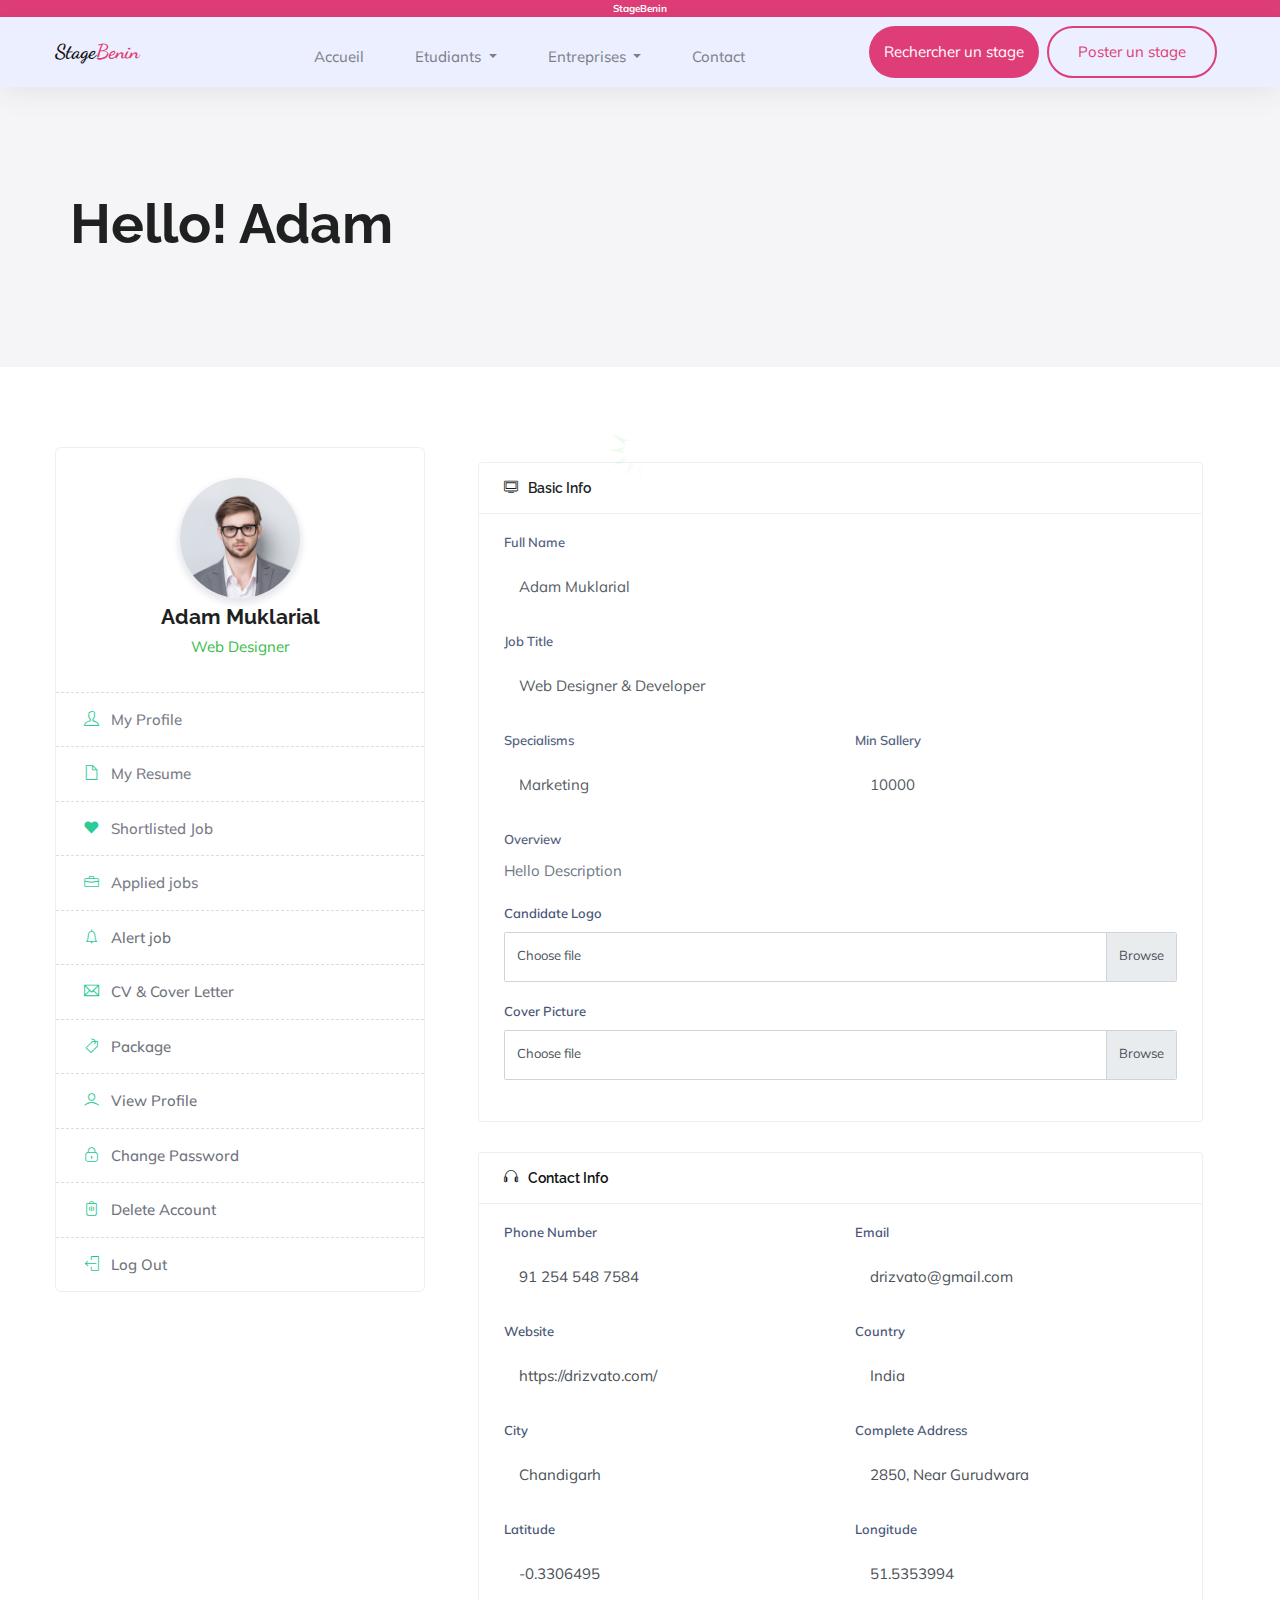
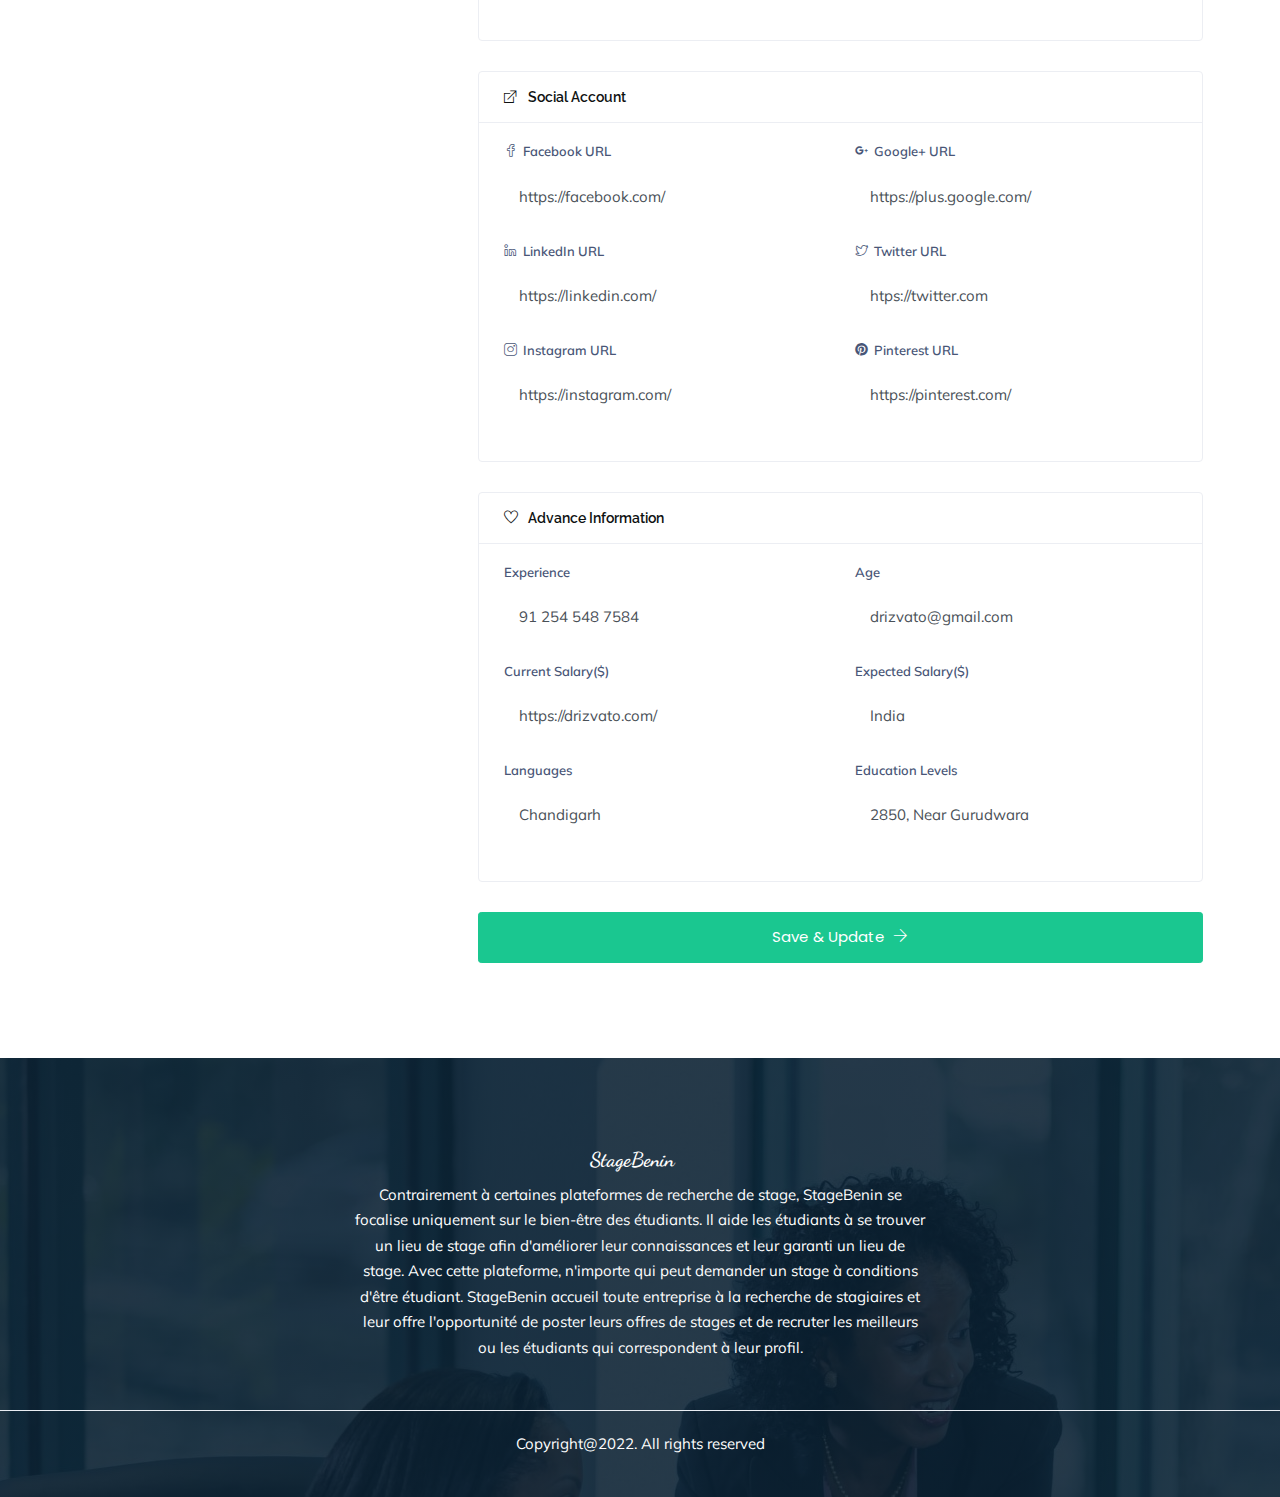
<file: dashboard_etudiant.html>
<!DOCTYPE html>
<html lang="en">
  <head>
    <meta charset="UTF-8" />
    <meta http-equiv="X-UA-Compatible" content="IE=edge" />
    <meta name="viewport" content="width=device-width, initial-scale=1.0" />
    <link
      rel="stylesheet"
      href="https://cdnjs.cloudflare.com/ajax/libs/font-awesome/6.1.2/css/all.min.css"
    />
    <!-- <link rel="stylesheet" href="../StageBenin/fontawesome-free-6.1.2-desktop/"> -->
    <link rel="stylesheet" href="new_assets/css/bootstrap.min.css" />
    <link rel="stylesheet" href="new_assets/css/owl.carousel.min.css" />
    <link rel="stylesheet" href="new_assets/css/owl.theme.default.min.css" />
    <link rel="stylesheet" href="new_assets/css/style1.css" />
    <link rel="stylesheet" href="dashboard_etudiant.html" />
    <!-- All Plugins Css -->
    <link href="assets/css/plugins.css" rel="stylesheet" />

    <!-- Custom CSS -->
    <link href="assets/css/styles.css" rel="stylesheet" />

    <!-- Custom Color -->
    <link href="assets/css/skin/default.css" rel="stylesheet" />
    <title>Accueil</title>
  </head>
  <body data-bs-spy="scroll" data-bs-target=".navbar" id="accueil">
   <!-- ============================================================== -->
        <!-- Preloader - style you can find in spinners.css -->
        <!-- ============================================================== -->
        <div class="Loader"></div>
    <!-- ===================================Navbar=================================== -->
    <div class="top-nav">
      <div class="container">
        <div class="row">
          <div class="top">
            <p>StageBenin</p>
          </div>
        </div>
      </div>
    </div>

	<nav class="cc-navbar navbar navbar-expand-lg navbar-light sticky-top">
		<div class="container">
		  <a class="navbar-brand" href="#">
			<span class="stage2">Stage</span><span class="stage">Benin</span></a
		  >
		  <button
			class="navbar-toggler"
			type="button"
			data-bs-toggle="collapse"
			data-bs-target="#navbarSupportedContent"
			aria-controls="navbarSupportedContent"
			aria-expanded="false"
			aria-label="Toggle navigation"
		  >
			<span class="navbar-toggler-icon"></span>
		  </button>
		  <div class="collapse navbar-collapse" id="navbarSupportedContent">
			<ul class="navbar-nav m-auto mb-2 mb-lg-0">
			  <li class="nav-item">
				<a class="nav-link" aria-current="page" href="index.html"
				  >Accueil</a
				>
			  </li>
  
			  <li class="nav-item dropdown">
				<a
				  class="nav-link dropdown-toggle"
				  href="#etudiants"
				  id="navbarDropdown"
				  role="button"
				  data-bs-toggle="dropdown"
				  aria-expanded="false"
				>
				  Etudiants
				</a>
				<ul class="dropdown-menu" aria-labelledby="navbarDropdown">
				  <li>
					<a class="dropdown-item" href="dashboard_etudiant.html"
					  >Accéder au dashboard
					</a>
				  </li>
				</ul>
			  </li>
  
			  <li class="nav-item dropdown">
				<a
				  class="nav-link dropdown-toggle"
				  href="#entreprises"
				  id="navbarDropdown"
				  role="button"
				  data-bs-toggle="dropdown"
				  aria-expanded="false"
				>
				  Entreprises
				</a>
				<ul class="dropdown-menu" aria-labelledby="navbarDropdown">
				  <li>
					<a class="dropdown-item" href="dashboard_entreprise.html"
					  >Accéder au dashboard
					</a>
				  </li>
				</ul>
			  </li>
			  <li class="nav-item">
				<a class="nav-link" href="contact.html">Contact</a>
			  </li>
			</ul>
			<form class="d-flex">
			  <button class="btn0">Rechercher un stage</button>
			  <button class="btn1 mx-2">Poster un stage</button>
			</form>
		  </div>
		</div>
	  </nav>

    <!-- ========================================STARTING THE DASHBOARD CANDIDAT=====================================  -->

    <!-- ============================ Hero Banner  Start================================== -->
    <div class="page-title-wrap">
      <div class="container">
        <div class="col-lg-12 col-md-12">
          <div class="pt-caption">
            <h1>Hello! Adam</h1>
          </div>
        </div>
      </div>
    </div>
    <div class="clearfix"></div>
    <!-- ============================ Hero Banner End ================================== -->

    <!-- ============== Candidate Dashboard ====================== -->
    <section class="tr-single-detail gray-bg">
      <div class="container">
        <div class="row">
          <!-- Sidebar Start -->
          <div class="col-md-4 col-sm-12">
            <div class="dashboard-wrap">
              <div class="dashboard-thumb">
                <div class="dashboard-th-pic">
                  <img
                    src="assets/img/user-3.jpg"
                    class="img-fluid mx-auto img-circle"
                    alt=""
                  />
                </div>
                <h4 class="mb-1">Adam Muklarial</h4>
                <span class="text-success">Web Designer</span>
              </div>

              <!-- Nav tabs -->
              <ul class="nav dashboard-verticle-nav">
                <li class="nav-item">
                  <a class="nav-link active" data-toggle="tab" href="#profile"
                    ><i class="ti-user"></i>My Profile</a
                  >
                </li>
                <li class="nav-item">
                  <a class="nav-link" data-toggle="tab" href="#resume"
                    ><i class="ti-file"></i>My Resume</a
                  >
                </li>
                <li class="nav-item">
                  <a class="nav-link" data-toggle="tab" href="#shortlisted"
                    ><i class="lni-heart-filled"></i>Shortlisted Job</a
                  >
                </li>
                <li class="nav-item">
                  <a class="nav-link" data-toggle="tab" href="#applied"
                    ><i class="lni-briefcase"></i>Applied jobs</a
                  >
                </li>
                <li class="nav-item">
                  <a class="nav-link" data-toggle="tab" href="#alert"
                    ><i class="lni-alarm"></i>Alert job</a
                  >
                </li>
                <li class="nav-item">
                  <a class="nav-link" data-toggle="tab" href="#cv"
                    ><i class="ti-email"></i>CV & Cover Letter</a
                  >
                </li>
                <li class="nav-item">
                  <a class="nav-link" data-toggle="tab" href="#package"
                    ><i class="lni-tag"></i>Package</a
                  >
                </li>
                <li class="nav-item">
                  <a class="nav-link" href="candidate-detail.html"
                    ><i class="lni-user"></i>View Profile</a
                  >
                </li>
                <li class="nav-item">
                  <a class="nav-link" data-toggle="tab" href="#change-password"
                    ><i class="lni-lock"></i>Change Password</a
                  >
                </li>
                <li class="nav-item">
                  <a class="nav-link" href="javascript:void(0)"
                    ><i class="lni-trash"></i>Delete Account</a
                  >
                </li>
                <li class="nav-item">
                  <a class="nav-link" href="login.html"
                    ><i class="lni-exit"></i>Log Out</a
                  >
                </li>
              </ul>
            </div>
          </div>
          <!-- /col-md-4 -->

          <div class="col-md-8 col-sm-12">
            <!-- Tab panes -->
            <div class="tab-content">
              <!-- My Profile -->
              <div class="tab-pane active container" id="profile">
                <!-- Basic Info -->
                <div class="tr-single-box">
                  <div class="tr-single-header">
                    <h4><i class="ti-desktop"></i> Basic Info</h4>
                  </div>

                  <div class="tr-single-body">
                    <div class="row">
                      <div class="col-lg-12 col-md-12 col-sm-12">
                        <div class="form-group">
                          <label>Full Name</label>
                          <input
                            class="form-control"
                            type="text"
                            value="Adam Muklarial"
                          />
                        </div>
                      </div>

                      <div class="col-lg-12 col-md-12 col-sm-12">
                        <div class="form-group">
                          <label>Job Title</label>
                          <input
                            class="form-control"
                            type="text"
                            value="Web Designer & Developer"
                          />
                        </div>
                      </div>

                      <div class="col-lg-6 col-md-6 col-sm-12">
                        <div class="form-group">
                          <label>Specialisms</label>
                          <input
                            class="form-control"
                            type="text"
                            value="Marketing"
                          />
                        </div>
                      </div>

                      <div class="col-lg-6 col-md-6 col-sm-12">
                        <div class="form-group">
                          <label>Min Sallery</label>
                          <input
                            class="form-control"
                            type="text"
                            value="10000"
                          />
                        </div>
                      </div>

                      <div class="col-lg-12 col-md-12 col-sm-12">
                        <div class="form-group">
                          <label>Overview</label>
                          <div id="summernote"><p>Hello Description</p></div>
                        </div>
                      </div>

                      <div class="col-lg-12 col-md-12 col-sm-12">
                        <div class="form-group">
                          <label>Candidate Logo</label>
                          <div class="custom-file">
                            <input
                              type="file"
                              class="custom-file-input"
                              id="clogo"
                            />
                            <label class="custom-file-label" for="clogo"
                              >Choose file</label
                            >
                          </div>
                        </div>
                      </div>

                      <div class="col-lg-12 col-md-12 col-sm-12">
                        <div class="form-group">
                          <label>Cover Picture</label>
                          <div class="custom-file">
                            <input
                              type="file"
                              class="custom-file-input"
                              id="ccover"
                            />
                            <label class="custom-file-label" for="ccover"
                              >Choose file</label
                            >
                          </div>
                        </div>
                      </div>
                    </div>
                  </div>
                </div>
                <!-- /Basic Info -->

                <!-- Contact Info -->
                <div class="tr-single-box">
                  <div class="tr-single-header">
                    <h4><i class="ti-headphone"></i> Contact Info</h4>
                  </div>

                  <div class="tr-single-body">
                    <div class="row">
                      <div class="col-lg-6 col-md-6 col-sm-12">
                        <div class="form-group">
                          <label class="social-nfo">Phone Number</label>
                          <input
                            class="form-control"
                            type="text"
                            value="91 254 548 7584"
                          />
                        </div>
                      </div>

                      <div class="col-lg-6 col-md-6 col-sm-12">
                        <div class="form-group">
                          <label class="social-nfo">Email</label>
                          <input
                            class="form-control"
                            type="text"
                            value="drizvato@gmail.com"
                          />
                        </div>
                      </div>

                      <div class="col-lg-6 col-md-6 col-sm-12">
                        <div class="form-group">
                          <label class="social-nfo">Website</label>
                          <input
                            class="form-control"
                            type="text"
                            value="https://drizvato.com/"
                          />
                        </div>
                      </div>

                      <div class="col-lg-6 col-md-6 col-sm-12">
                        <div class="form-group">
                          <label class="social-nfo">Country</label>
                          <input
                            class="form-control"
                            type="text"
                            value="India"
                          />
                        </div>
                      </div>

                      <div class="col-lg-6 col-md-6 col-sm-12">
                        <div class="form-group">
                          <label class="social-nfo">City</label>
                          <input
                            class="form-control"
                            type="text"
                            value="Chandigarh"
                          />
                        </div>
                      </div>

                      <div class="col-lg-6 col-md-6 col-sm-12">
                        <div class="form-group">
                          <label class="social-nfo">Complete Address</label>
                          <input
                            class="form-control"
                            type="text"
                            value="2850, Near Gurudwara"
                          />
                        </div>
                      </div>

                      <div class="col-lg-6 col-md-6 col-sm-12">
                        <div class="form-group">
                          <label class="social-nfo">Latitude</label>
                          <input
                            class="form-control"
                            type="text"
                            value="-0.3306495"
                          />
                        </div>
                      </div>

                      <div class="col-lg-6 col-md-6 col-sm-12">
                        <div class="form-group">
                          <label class="social-nfo">Longitude</label>
                          <input
                            class="form-control"
                            type="text"
                            value="51.5353994"
                          />
                        </div>
                      </div>
                    </div>
                  </div>
                </div>
                <!-- /Contact Info -->

                <!-- Social Account -->
                <div class="tr-single-box">
                  <div class="tr-single-header">
                    <h4><i class="ti-new-window"></i> Social Account</h4>
                  </div>

                  <div class="tr-single-body">
                    <div class="row">
                      <div class="col-lg-6 col-md-6 col-sm-12">
                        <div class="form-group">
                          <label class="social-nfo"
                            ><i class="lni-facebook"></i>Facebook URL</label
                          >
                          <input
                            class="form-control"
                            type="text"
                            value="https://facebook.com/"
                          />
                        </div>
                      </div>
                      <div class="col-lg-6 col-md-6 col-sm-12">
                        <div class="form-group">
                          <label class="social-nfo"
                            ><i class="lni-google-plus"></i>Google+ URL</label
                          >
                          <input
                            class="form-control"
                            type="text"
                            value="https://plus.google.com/"
                          />
                        </div>
                      </div>
                      <div class="col-lg-6 col-md-6 col-sm-12">
                        <div class="form-group">
                          <label class="social-nfo"
                            ><i class="lni-linkedin"></i>LinkedIn URL</label
                          >
                          <input
                            class="form-control"
                            type="text"
                            value="https://linkedin.com/"
                          />
                        </div>
                      </div>
                      <div class="col-lg-6 col-md-6 col-sm-12">
                        <div class="form-group">
                          <label class="social-nfo"
                            ><i class="lni-twitter"></i>Twitter URL</label
                          >
                          <input
                            class="form-control"
                            type="text"
                            value="htps://twitter.com"
                          />
                        </div>
                      </div>
                      <div class="col-lg-6 col-md-6 col-sm-12">
                        <div class="form-group">
                          <label class="social-nfo"
                            ><i class="lni-instagram"></i>Instagram URL</label
                          >
                          <input
                            class="form-control"
                            type="text"
                            value="https://instagram.com/"
                          />
                        </div>
                      </div>
                      <div class="col-lg-6 col-md-6 col-sm-12">
                        <div class="form-group">
                          <label class="social-nfo"
                            ><i class="lni-pinterest"></i>Pinterest URL</label
                          >
                          <input
                            class="form-control"
                            type="text"
                            value="https://pinterest.com/"
                          />
                        </div>
                      </div>
                    </div>
                  </div>
                </div>
                <!-- /Social Account -->

                <!-- Advance Information -->
                <div class="tr-single-box">
                  <div class="tr-single-header">
                    <h4><i class="ti-heart"></i> Advance Information</h4>
                  </div>

                  <div class="tr-single-body">
                    <div class="row">
                      <div class="col-lg-6 col-md-6 col-sm-12">
                        <div class="form-group">
                          <label class="social-nfo">Experience</label>
                          <input
                            class="form-control"
                            type="text"
                            value="91 254 548 7584"
                          />
                        </div>
                      </div>

                      <div class="col-lg-6 col-md-6 col-sm-12">
                        <div class="form-group">
                          <label class="social-nfo">Age</label>
                          <input
                            class="form-control"
                            type="text"
                            value="drizvato@gmail.com"
                          />
                        </div>
                      </div>

                      <div class="col-lg-6 col-md-6 col-sm-12">
                        <div class="form-group">
                          <label class="social-nfo">Current Salary($)</label>
                          <input
                            class="form-control"
                            type="text"
                            value="https://drizvato.com/"
                          />
                        </div>
                      </div>

                      <div class="col-lg-6 col-md-6 col-sm-12">
                        <div class="form-group">
                          <label class="social-nfo">Expected Salary($)</label>
                          <input
                            class="form-control"
                            type="text"
                            value="India"
                          />
                        </div>
                      </div>

                      <div class="col-lg-6 col-md-6 col-sm-12">
                        <div class="form-group">
                          <label class="social-nfo">Languages</label>
                          <input
                            class="form-control"
                            type="text"
                            value="Chandigarh"
                          />
                        </div>
                      </div>

                      <div class="col-lg-6 col-md-6 col-sm-12">
                        <div class="form-group">
                          <label class="social-nfo">Education Levels</label>
                          <input
                            class="form-control"
                            type="text"
                            value="2850, Near Gurudwara"
                          />
                        </div>
                      </div>
                    </div>
                  </div>
                </div>
                <!-- /Advance Information -->

                <a href="#" class="btn btn-info btn-md full-width"
                  >Save & Update<i class="ml-2 ti-arrow-right"></i
                ></a>
              </div>

              <!-- My Resume -->
              <div class="tab-pane" id="resume">
                <!-- Add Educations -->
                <div class="tr-single-box">
                  <div class="tr-single-header">
                    <h4><i class="lni-graduation"></i> Add Education</h4>
                  </div>

                  <div class="tr-single-body">
                    <table class="table table-striped mb-5">
                      <thead class="thead-dark">
                        <tr>
                          <th scope="col">Qualification</th>
                          <th scope="col">Dates</th>
                          <th scope="col">School / Colleges</th>
                          <th scope="col">Action</th>
                        </tr>
                      </thead>
                      <tbody>
                        <tr>
                          <th scope="row">Masters In Fine Arts</th>
                          <td>2002 - 2004</td>
                          <td>Virazia University</td>
                          <td>
                            <div class="dash-action">
                              <a
                                href="#"
                                class="dg-edit"
                                data-toggle="tooltip"
                                data-placement="top"
                                title="Edit"
                                ><i class="ti-pencil"></i
                              ></a>
                              <a
                                href="#"
                                class="dg-delete"
                                data-toggle="tooltip"
                                data-placement="top"
                                title="Delete"
                                ><i class="ti-trash"></i
                              ></a>
                            </div>
                          </td>
                        </tr>
                        <tr>
                          <th scope="row">Tommers College</th>
                          <td>2012 - 2015</td>
                          <td>Bachlors in Fine Arts</td>
                          <td>
                            <div class="dash-action">
                              <a
                                href="#"
                                class="dg-edit"
                                data-toggle="tooltip"
                                data-placement="top"
                                title="Edit"
                                ><i class="ti-pencil"></i
                              ></a>
                              <a
                                href="#"
                                class="dg-delete"
                                data-toggle="tooltip"
                                data-placement="top"
                                title="Delete"
                                ><i class="ti-trash"></i
                              ></a>
                            </div>
                          </td>
                        </tr>
                        <tr>
                          <th scope="row">Diploma In Fine Arts</th>
                          <td>2014 - 2015</td>
                          <td>Imperieal of Art Direction</td>
                          <td>
                            <div class="dash-action">
                              <a
                                href="#"
                                class="dg-edit"
                                data-toggle="tooltip"
                                data-placement="top"
                                title="Edit"
                                ><i class="ti-pencil"></i
                              ></a>
                              <a
                                href="#"
                                class="dg-delete"
                                data-toggle="tooltip"
                                data-placement="top"
                                title="Delete"
                                ><i class="ti-trash"></i
                              ></a>
                            </div>
                          </td>
                        </tr>
                      </tbody>
                    </table>

                    <table class="price-list-wrap">
                      <tbody class="ui-sortable">
                        <tr
                          class="pricing-list-item pattern ui-sortable-handle"
                        >
                          <td>
                            <div class="box-close">
                              <a class="delete" href="#"
                                ><i class="ti-close"></i
                              ></a>
                            </div>
                            <div class="row">
                              <div class="col-lg-12 col-md-12 col-sm-12">
                                <div class="form-group">
                                  <label>Title</label>
                                  <input
                                    class="form-control"
                                    type="text"
                                    value="Adam Muklarial"
                                  />
                                </div>
                              </div>

                              <div class="col-lg-6 col-md-6 col-sm-6">
                                <div class="form-group">
                                  <label>From</label>
                                  <input
                                    placeholder="06.11.2007"
                                    type="text"
                                    class="form-control datepicker"
                                  />
                                </div>
                              </div>

                              <div class="col-lg-6 col-md-6 col-sm-6">
                                <div class="form-group">
                                  <label>To</label>
                                  <input
                                    placeholder="07.17.2010"
                                    type="text"
                                    class="form-control datepicker"
                                  />
                                </div>
                              </div>

                              <div class="col-lg-12 col-md-12 col-sm-12">
                                <div class="form-group">
                                  <label>University</label>
                                  <input
                                    placeholder="University Name"
                                    type="text"
                                    class="form-control"
                                  />
                                </div>
                              </div>
                            </div>
                          </td>
                        </tr>
                      </tbody>
                    </table>
                    <a href="#" class="btn add-pr-item-btn">Add Item</a>
                  </div>
                </div>
                <!-- /Education Info -->

                <!-- Add Experience -->
                <div class="tr-single-box">
                  <div class="tr-single-header">
                    <h4><i class="lni-briefcase"></i> Experience</h4>
                  </div>

                  <div class="tr-single-body">
                    <table class="table table-striped mb-5">
                      <thead class="thead-dark">
                        <tr>
                          <th scope="col">Skills @ Company</th>
                          <th scope="col">Dates</th>
                          <th scope="col">Action</th>
                        </tr>
                      </thead>
                      <tbody>
                        <tr>
                          <th scope="row">Wordpress Developer at Gio Tech</th>
                          <td>2002 - 2004</td>
                          <td>
                            <div class="dash-action">
                              <a
                                href="#"
                                class="dg-edit"
                                data-toggle="tooltip"
                                data-placement="top"
                                title="Edit"
                                ><i class="ti-pencil"></i
                              ></a>
                              <a
                                href="#"
                                class="dg-delete"
                                data-toggle="tooltip"
                                data-placement="top"
                                title="Delete"
                                ><i class="ti-trash"></i
                              ></a>
                            </div>
                          </td>
                        </tr>
                        <tr>
                          <th scope="row">PHP Developer at Hint Solution</th>
                          <td>2012 - 2015</td>
                          <td>
                            <div class="dash-action">
                              <a
                                href="#"
                                class="dg-edit"
                                data-toggle="tooltip"
                                data-placement="top"
                                title="Edit"
                                ><i class="ti-pencil"></i
                              ></a>
                              <a
                                href="#"
                                class="dg-delete"
                                data-toggle="tooltip"
                                data-placement="top"
                                title="Delete"
                                ><i class="ti-trash"></i
                              ></a>
                            </div>
                          </td>
                        </tr>
                        <tr>
                          <th scope="row">Web Designer at Indo Soft</th>
                          <td>2014 - 2015</td>
                          <td>
                            <div class="dash-action">
                              <a
                                href="#"
                                class="dg-edit"
                                data-toggle="tooltip"
                                data-placement="top"
                                title="Edit"
                                ><i class="ti-pencil"></i
                              ></a>
                              <a
                                href="#"
                                class="dg-delete"
                                data-toggle="tooltip"
                                data-placement="top"
                                title="Delete"
                                ><i class="ti-trash"></i
                              ></a>
                            </div>
                          </td>
                        </tr>
                      </tbody>
                    </table>

                    <table class="price-list-wrap">
                      <tbody class="ui-sortable">
                        <tr
                          class="pricing-list-item pattern ui-sortable-handle"
                        >
                          <td>
                            <div class="box-close">
                              <a class="delete" href="#"
                                ><i class="ti-close"></i
                              ></a>
                            </div>
                            <div class="row">
                              <div class="col-lg-12 col-md-12 col-sm-12">
                                <div class="form-group">
                                  <label>Title</label>
                                  <input
                                    class="form-control"
                                    type="text"
                                    value="Skill & Company"
                                  />
                                </div>
                              </div>

                              <div class="col-lg-6 col-md-6 col-sm-6">
                                <div class="form-group">
                                  <label>From</label>
                                  <input
                                    placeholder="06.11.2007"
                                    type="text"
                                    class="form-control datepicker"
                                  />
                                </div>
                              </div>

                              <div class="col-lg-6 col-md-6 col-sm-6">
                                <div class="form-group">
                                  <label>To</label>
                                  <input
                                    placeholder="07.17.2010"
                                    type="text"
                                    class="form-control datepicker"
                                  />
                                </div>
                              </div>

                              <div class="col-lg-12 col-md-12 col-sm-12">
                                <div class="form-group">
                                  <label>Company</label>
                                  <input
                                    placeholder="Company Name"
                                    type="text"
                                    class="form-control"
                                  />
                                </div>
                              </div>
                            </div>
                          </td>
                        </tr>
                      </tbody>
                    </table>
                    <a href="#" class="btn add-pr-item-btn">Add Item</a>
                  </div>
                </div>
                <!-- /Experience Info -->

                <!-- Add Skills -->
                <div class="tr-single-box">
                  <div class="tr-single-header">
                    <h4><i class="lni-briefcase"></i> Skill Or Expertise</h4>
                  </div>

                  <div class="tr-single-body">
                    <table class="table table-striped mb-5">
                      <thead class="thead-dark">
                        <tr>
                          <th scope="col">Skills @ Company</th>
                          <th scope="col">Lavel</th>
                          <th scope="col">Action</th>
                        </tr>
                      </thead>
                      <tbody>
                        <tr>
                          <th scope="row">Graphic Design</th>
                          <td>65</td>
                          <td>
                            <div class="dash-action">
                              <a
                                href="#"
                                class="dg-edit"
                                data-toggle="tooltip"
                                data-placement="top"
                                title="Edit"
                                ><i class="ti-pencil"></i
                              ></a>
                              <a
                                href="#"
                                class="dg-delete"
                                data-toggle="tooltip"
                                data-placement="top"
                                title="Delete"
                                ><i class="ti-trash"></i
                              ></a>
                            </div>
                          </td>
                        </tr>
                        <tr>
                          <th scope="row">PHP Developer</th>
                          <td>75</td>
                          <td>
                            <div class="dash-action">
                              <a
                                href="#"
                                class="dg-edit"
                                data-toggle="tooltip"
                                data-placement="top"
                                title="Edit"
                                ><i class="ti-pencil"></i
                              ></a>
                              <a
                                href="#"
                                class="dg-delete"
                                data-toggle="tooltip"
                                data-placement="top"
                                title="Delete"
                                ><i class="ti-trash"></i
                              ></a>
                            </div>
                          </td>
                        </tr>
                        <tr>
                          <th scope="row">Web Designer</th>
                          <td>88</td>
                          <td>
                            <div class="dash-action">
                              <a
                                href="#"
                                class="dg-edit"
                                data-toggle="tooltip"
                                data-placement="top"
                                title="Edit"
                                ><i class="ti-pencil"></i
                              ></a>
                              <a
                                href="#"
                                class="dg-delete"
                                data-toggle="tooltip"
                                data-placement="top"
                                title="Delete"
                                ><i class="ti-trash"></i
                              ></a>
                            </div>
                          </td>
                        </tr>
                      </tbody>
                    </table>

                    <table class="price-list-wrap">
                      <tbody class="ui-sortable">
                        <tr
                          class="pricing-list-item pattern ui-sortable-handle"
                        >
                          <td>
                            <div class="box-close">
                              <a class="delete" href="#"
                                ><i class="ti-close"></i
                              ></a>
                            </div>
                            <div class="row">
                              <div class="col-lg-9 col-md-9 col-sm-8">
                                <div class="form-group">
                                  <label>Skills</label>
                                  <input
                                    class="form-control"
                                    type="text"
                                    value="Skills"
                                  />
                                </div>
                              </div>

                              <div class="col-lg-3 col-md-3 col-sm-4">
                                <div class="form-group">
                                  <label>Lavel</label>
                                  <input
                                    placeholder="68"
                                    type="text"
                                    class="form-control"
                                  />
                                </div>
                              </div>
                            </div>
                          </td>
                        </tr>
                      </tbody>
                    </table>
                    <a href="#" class="btn add-pr-item-btn">Add Item</a>
                  </div>
                </div>
                <!-- /Skills Info -->

                <a href="#" class="btn btn-info btn-md full-width"
                  >Save & Update<i class="ml-2 ti-arrow-right"></i
                ></a>
              </div>

              <!-- shortlisted -->
              <div class="tab-pane" id="shortlisted">
                <div class="tr-single-box">
                  <div class="tr-single-header">
                    <h4><i class="ti-check"></i> Shortlisted Jobs</h4>
                  </div>

                  <div class="tr-single-body">
                    <!-- Single Manage List -->
                    <div class="manage-list">
                      <div class="mg-list-wrap">
                        <div class="mg-list-thumb">
                          <img
                            src="assets/img/google.png"
                            class="mx-auto"
                            alt=""
                          />
                        </div>
                        <div class="mg-list-caption">
                          <h4 class="mg-title">Web Designer</h4>
                          <span class="mg-subtitle">Google Info</span>
                          <span
                            ><em>Last activity</em> 4 weeks ago.
                            <em>Posted</em> 4 weeks ago</span
                          >
                        </div>
                      </div>

                      <div class="mg-action">
                        <div class="btn-group ml-2">
                          <a
                            href="job-detail.html"
                            class="btn btn-view"
                            data-toggle="tooltip"
                            data-placement="top"
                            title="View Job"
                            ><i class="ti-eye"></i
                          ></a>
                        </div>
                      </div>
                    </div>

                    <!-- Single Manage List -->
                    <div class="manage-list">
                      <div class="mg-list-wrap">
                        <div class="mg-list-thumb">
                          <img
                            src="assets/img/google.png"
                            class="mx-auto"
                            alt=""
                          />
                        </div>
                        <div class="mg-list-caption">
                          <h4 class="mg-title">Web Designer</h4>
                          <span class="mg-subtitle">Google Info</span>
                          <span
                            ><em>Last activity</em> 4 weeks ago.
                            <em>Posted</em> 4 weeks ago</span
                          >
                        </div>
                      </div>

                      <div class="mg-action">
                        <div class="btn-group ml-2">
                          <a
                            href="job-detail.html"
                            class="btn btn-view"
                            data-toggle="tooltip"
                            data-placement="top"
                            title="View Job"
                            ><i class="ti-eye"></i
                          ></a>
                        </div>
                      </div>
                    </div>

                    <!-- Single Manage List -->
                    <div class="manage-list">
                      <div class="mg-list-wrap">
                        <div class="mg-list-thumb">
                          <img
                            src="assets/img/google.png"
                            class="mx-auto"
                            alt=""
                          />
                        </div>
                        <div class="mg-list-caption">
                          <h4 class="mg-title">Web Designer</h4>
                          <span class="mg-subtitle">Google Info</span>
                          <span
                            ><em>Last activity</em> 4 weeks ago.
                            <em>Posted</em> 4 weeks ago</span
                          >
                        </div>
                      </div>

                      <div class="mg-action">
                        <div class="btn-group ml-2">
                          <a
                            href="job-detail.html"
                            class="btn btn-view"
                            data-toggle="tooltip"
                            data-placement="top"
                            title="View Job"
                            ><i class="ti-eye"></i
                          ></a>
                        </div>
                      </div>
                    </div>
                  </div>
                </div>
              </div>

              <!-- applied job -->
              <div class="tab-pane" id="applied">
                <div class="tr-single-box">
                  <div class="tr-single-header">
                    <h4><i class="ti-briefcase"></i> Applied job</h4>
                  </div>

                  <div class="tr-single-body">
                    <!-- Single Manage List -->
                    <div class="manage-list">
                      <div class="mg-list-wrap">
                        <div class="mg-list-thumb">
                          <img
                            src="assets/img/google.png"
                            class="mx-auto"
                            alt=""
                          />
                        </div>
                        <div class="mg-list-caption">
                          <h4 class="mg-title">Web Designer</h4>
                          <span class="mg-subtitle">Google Info</span>
                          <span
                            ><em>Last activity</em> 4 weeks ago.
                            <em>Posted</em> 4 weeks ago</span
                          >
                        </div>
                      </div>

                      <div class="mg-action">
                        <div class="btn-group ml-2">
                          <a
                            href="job-detail.html"
                            class="btn btn-view"
                            data-toggle="tooltip"
                            data-placement="top"
                            title="View Job"
                            ><i class="ti-eye"></i
                          ></a>
                          <a
                            href="#"
                            class="mg-delete ml-2"
                            data-toggle="tooltip"
                            data-placement="top"
                            title="Delete"
                            ><i class="ti-trash"></i
                          ></a>
                        </div>
                      </div>
                    </div>
                  </div>
                </div>
              </div>

              <!-- alert job -->
              <div class="tab-pane" id="alert">
                <div class="tr-single-box">
                  <div class="tr-single-header">
                    <h4><i class="ti-bell"></i> Alert Jobs</h4>
                  </div>

                  <div class="tr-single-body">
                    <div class="alert alert-success">
                      <strong>Hi Dear!</strong> There is no any job alert.
                    </div>
                  </div>
                </div>
              </div>

              <!-- CV & Cover letter -->
              <div class="tab-pane" id="cv">
                <!-- CV & Cover letter -->
                <div class="tr-single-box">
                  <div class="tr-single-header">
                    <h4><i class="ti-desktop"></i> CV & Cover letter</h4>
                  </div>

                  <div class="tr-single-body">
                    <div class="row">
                      <div class="col-lg-12 col-md-12 col-sm-12">
                        <div class="form-group">
                          <label>Full Name</label>
                          <input
                            class="form-control"
                            type="text"
                            value="Adam Muklarial"
                          />
                        </div>
                      </div>

                      <div class="col-lg-12 col-md-12 col-sm-12">
                        <div class="form-group">
                          <label>Job Title</label>
                          <input
                            class="form-control"
                            type="text"
                            value="Web Designer & Developer"
                          />
                        </div>
                      </div>

                      <div class="col-lg-12 col-md-12 col-sm-12">
                        <div class="form-group">
                          <label>Overview</label>
                          <div id="cv-cover"><p>Hello Description</p></div>
                        </div>
                      </div>

                      <div class="col-lg-12 col-md-12 col-sm-12">
                        <form>
                          <div class="custom-file">
                            <input
                              type="file"
                              class="custom-file-input"
                              id="customFile"
                            />
                            <label class="custom-file-label" for="customFile"
                              >Choose file</label
                            >
                          </div>
                        </form>
                      </div>
                    </div>
                  </div>
                </div>
                <!-- /CV -->

                <a href="#" class="btn btn-info btn-md full-width"
                  >Save & Update<i class="ml-2 ti-arrow-right"></i
                ></a>
              </div>

              <!-- package -->
              <div class="tab-pane" id="package">
                <table class="table table-striped tbl-big center mb-5">
                  <thead class="bg-primary text-light">
                    <tr>
                      <th scope="col">Select</th>
                      <th scope="col">Title</th>
                      <th scope="col">Jobs Remaining</th>
                      <th scope="col">Features Remaining</th>
                      <th scope="col">Renew Remaining</th>
                      <th scope="col">Duration</th>
                    </tr>
                  </thead>
                  <tbody>
                    <tr>
                      <th>
                        <input
                          type="radio"
                          class="radio-custom"
                          id="basic"
                          name="cm-r"
                          checked
                        />
                        <label for="basic" class="radio-custom-label"></label>
                      </th>
                      <td>Basic</td>
                      <td>15</td>
                      <td>07</td>
                      <td>5</td>
                      <td>30 Days</td>
                    </tr>
                    <tr>
                      <th>
                        <input
                          type="radio"
                          class="radio-custom"
                          id="premium"
                          name="cm-r"
                        />
                        <label for="premium" class="radio-custom-label"></label>
                      </th>
                      <td>Premium</td>
                      <td>18</td>
                      <td>12</td>
                      <td>2</td>
                      <td>60 Days</td>
                    </tr>
                  </tbody>
                </table>

                <table class="table table-striped tbl-big center mb-5">
                  <thead class="bg-primary text-light">
                    <tr>
                      <th scope="col">Select</th>
                      <th scope="col">Title</th>
                      <th scope="col">Price</th>
                      <th scope="col">Jobs Posting</th>
                      <th scope="col">Feature Jobs</th>
                      <th scope="col">Renew Jobs</th>
                      <th scope="col">Duration</th>
                    </tr>
                  </thead>
                  <tbody>
                    <tr>
                      <th>
                        <input
                          type="radio"
                          class="radio-custom"
                          id="basic-p"
                          name="nm-r"
                          checked
                        />
                        <label for="basic-p" class="radio-custom-label"></label>
                      </th>
                      <td>Basic</td>
                      <td>$49</td>
                      <td>50</td>
                      <td>50</td>
                      <td>30</td>
                      <td>30 Days</td>
                    </tr>
                    <tr>
                      <th>
                        <input
                          type="radio"
                          class="radio-custom"
                          id="premium-p"
                          name="nm-r"
                        />
                        <label
                          for="premium-p"
                          class="radio-custom-label"
                        ></label>
                      </th>
                      <td>Premium</td>
                      <td>$99</td>
                      <td>99</td>
                      <td>50</td>
                      <td>30</td>
                      <td>30 Days</td>
                    </tr>
                    <tr>
                      <th>
                        <input
                          type="radio"
                          class="radio-custom"
                          id="standard-p"
                          name="nm-r"
                        />
                        <label
                          for="standard-p"
                          class="radio-custom-label"
                        ></label>
                      </th>
                      <td>Standard</td>
                      <td>$149</td>
                      <td>170</td>
                      <td>10</td>
                      <td>50</td>
                      <td>60 Days</td>
                    </tr>
                    <tr>
                      <th>
                        <input
                          type="radio"
                          class="radio-custom"
                          id="platinum-p"
                          name="nm-r"
                        />
                        <label
                          for="platinum-p"
                          class="radio-custom-label"
                        ></label>
                      </th>
                      <td>Platinum</td>
                      <td>$499</td>
                      <td>250</td>
                      <td>100</td>
                      <td>70</td>
                      <td>60 Days</td>
                    </tr>
                  </tbody>
                </table>

                <button class="btn btn-md btn-info" type="submit">
                  Continue<i class="ti-arrow-right ml-2"></i>
                </button>
              </div>

              <!-- change-password -->
              <div class="tab-pane" id="change-password">
                <div class="tr-single-box">
                  <div class="tr-single-header">
                    <h4><i class="lni-lock"></i> Change Password</h4>
                  </div>

                  <div class="tr-single-body">
                    <div class="form-group">
                      <label>Current Password</label>
                      <input class="form-control" type="password" />
                    </div>
                    <div class="form-group">
                      <label>New Password</label>
                      <input class="form-control" type="password" />
                    </div>
                    <div class="form-group">
                      <label>Confirm Password</label>
                      <input class="form-control" type="password" />
                    </div>
                  </div>
                </div>

                <a href="#" class="btn btn-info btn-md full-width"
                  >Save & Update<i class="ml-2 ti-arrow-right"></i
                ></a>
              </div>
            </div>
          </div>
        </div>
      </div>
    </section>
    <!-- ============== Candidate Dashboard ====================== -->
    <!-- =======================================================Footer=========================================== -->
    <footer>
      <div class="footer-top">
        <div class="container">
          <div class="row">
            <div class="col-lg-6 mx-auto">
              <a href="#" class="navbar-brand">StageBenin</a>
              <p>
                Contrairement à certaines plateformes de recherche de stage,
                StageBenin se focalise uniquement sur le bien-être des
                étudiants. Il aide les étudiants à se trouver un lieu de stage
                afin d'améliorer leur connaissances et leur garanti un lieu de
                stage. Avec cette plateforme, n'importe qui peut demander un
                stage à conditions d'être étudiant. StageBenin accueil toute
                entreprise à la recherche de stagiaires et leur offre
                l'opportunité de poster leurs offres de stages et de recruter
                les meilleurs ou les étudiants qui correspondent à leur profil.
              </p>
            </div>
          </div>
        </div>
      </div>
      <div class="footer-bottom">
        <div class="container">
          <p class="mb-0">Copyright@2022. All rights reserved</p>
        </div>
      </div>
    </footer>

    <script src="new_assets/js/jquery.min.js"></script>
    <script src="new_assets/js/bootstrap.bundle.js"></script>
    <script src="new_assets/js/owl.carousel.min.js"></script>
    <script src="new_assets//js/app.js"></script>
    <!-- All Jquery -->
    <!-- ============================================================== -->
    <script src="assets/js/jquery.min.js"></script>
    <script src="assets/js/popper.min.js"></script>
    <script src="assets/js/bootstrap.min.js"></script>
    <script src="assets/js/select2.min.js"></script>
    <script src="assets/js/aos.js"></script>
    <script src="assets/js/perfect-scrollbar.jquery.min.js"></script>
    <script src="assets/js/owl.carousel.min.js"></script>
    <script src="assets/js/jquery.counterup.min.js"></script>
    <script src="assets/js/slick.js"></script>
    <script src="assets/js/bootstrap-datepicker.js"></script>
    <script src="assets/js/isotope.min.js"></script>
    <script src="assets/js/summernote.js"></script>
    <script src="assets/js/jQuery.style.switcher.js"></script>

    <script src="assets/js/counterup.min.js"></script>
    <script src="assets/js/custom.js"></script>
    <!-- ============================================================== -->
    <!-- This page plugins -->
    <!-- ============================================================== -->

    <script>
      $(function () {
        $(".datepicker").datepicker({
          format: "mm-dd-yyyy",
        });
      });
    </script>
  </body>
</html>
</file>
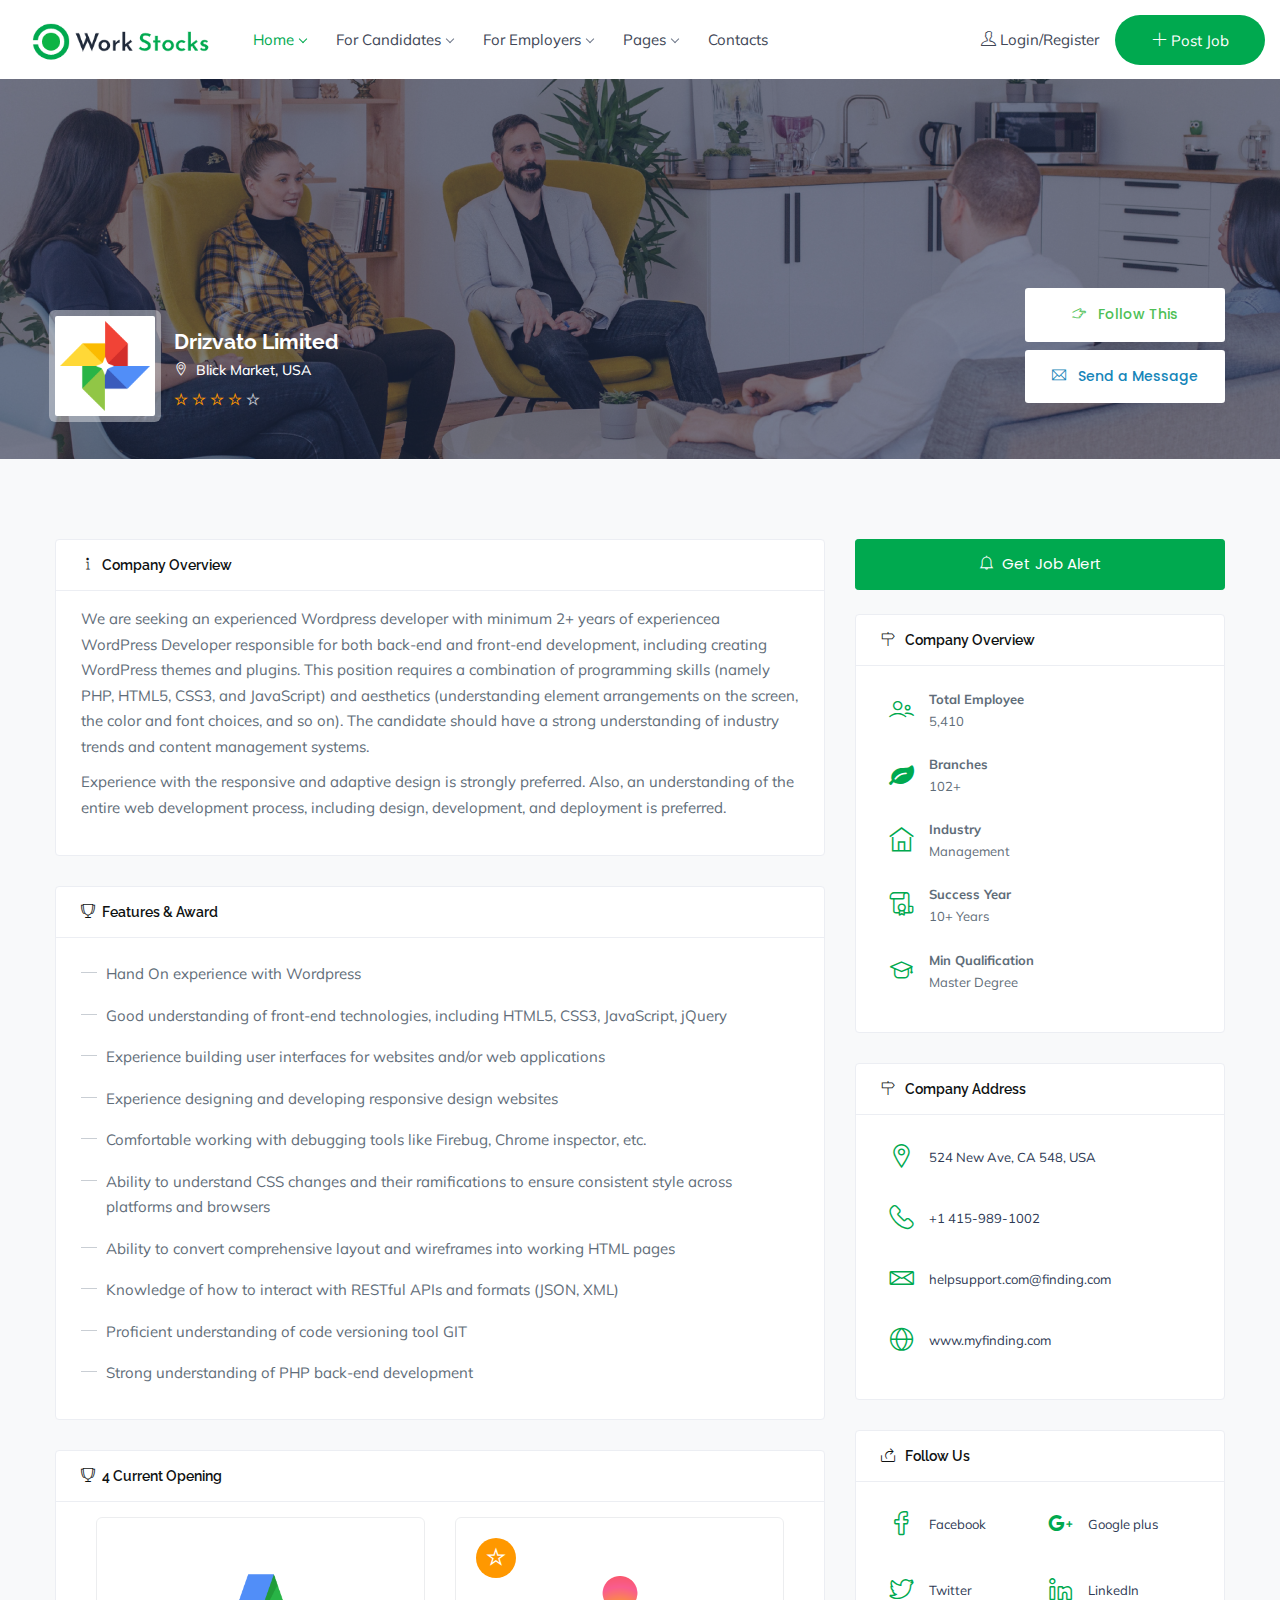
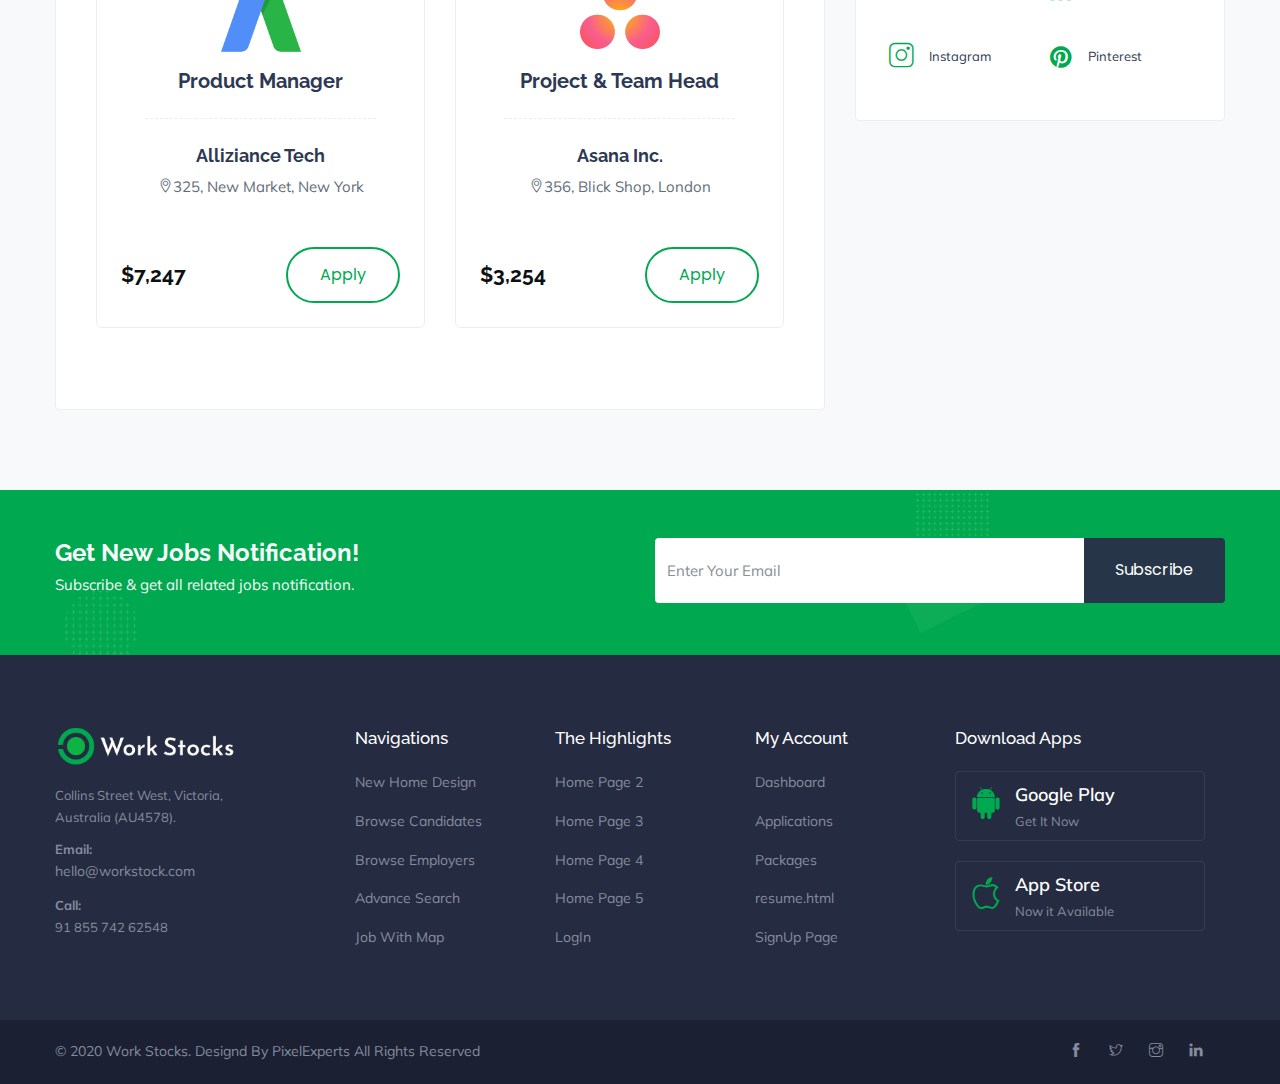
<file: employer-detail.html>
<!DOCTYPE html>
<html lang="en">
	
<!-- Mirrored from themezhub.net/workstock-2/work-stocks/employer-detail.html by HTTrack Website Copier/3.x [XR&CO'2014], Thu, 10 Jun 2021 17:43:13 GMT -->
<head>
		<meta http-equiv="Content-Type" content="text/html; charset=UTF-8">
        <meta name="viewport" content="width=device-width, initial-scale=1">
		
        <title>Work Stocks - Innovative & Modern Job Board Template</title>
		
        <!-- All Plugins Css -->
        <link href="assets/css/plugins.css" rel="stylesheet">

        <!-- Custom CSS -->
        <link href="assets/css/styles.css" rel="stylesheet">
		
		<!-- Custom Color -->
		<link href="assets/css/skin/default.css" rel="stylesheet">
    </head>
	
    <body class="green-skin bg-light">
        <!-- ============================================================== -->
        <!-- Preloader - style you can find in spinners.css -->
        <!-- ============================================================== -->
        <div class="Loader"></div>
		
        <!-- ============================================================== -->
        <!-- Main wrapper - style you can find in pages.scss -->
        <!-- ============================================================== -->
        <div id="main-wrapper">
		
            <!-- ============================================================== -->
            <!-- Top header  -->
            <!-- ============================================================== -->
            <!-- Start Navigation -->
			<div class="header header-light">
				<div class="container-fluid">
					<nav id="navigation" class="navigation navigation-landscape">
						<div class="nav-header">
							<a class="nav-brand" href="#">
								<img src="assets/img/logo.png" class="logo" alt="" />
							</a>
							<div class="nav-toggle"></div>
						</div>
						<div class="nav-menus-wrapper" style="transition-property: none;">
							<ul class="nav-menu">
							
								<li class="active"><a href="#">Home<span class="submenu-indicator"></span></a>
									<ul class="nav-dropdown nav-submenu" style="right: auto; display: none;">
										<li><a href="index-2.html" class="active">Home Style 1</a></li>                                    
										<li><a href="home-2.html">Home Style 2</a></li>                                    
										<li><a href="home-3.html">Home Style 3</a></li> 
										<li><a href="home-4.html">Home Style 4</a></li> 
										<li><a href="home-5.html">Home Style 5</a></li> 
										<li><a href="home-6.html">Home Style 6</a></li> 
										<li><a href="home-7.html">Home Style 7</a></li>
										<li><a href="home-8.html">Home Style 8</a></li>
									</ul>
								</li>
								
								<li><a href="#">For Candidates<span class="submenu-indicator"></span></a>
									<ul class="nav-dropdown nav-submenu" style="right: auto; display: none;">
										<li><a href="#">Search job Option<span class="submenu-indicator"></span></a>
											<ul class="nav-dropdown nav-submenu" style="display: none;">
												<li><a href="search-full-width.html">Search Job Full Width</a></li>                                    
												<li><a href="search-with-sidebar.html">Search Job with Sidebar</a></li>                                    
												<li><a href="search-with-sidebar-2.html">Search job with Sidebar 2</a></li> 
												<li><a href="search-with-sidebar-3.html">Search Job with Sidebar 3</a></li> 
												<li><a href="search-with-detail-job.html">Search job With Detail</a></li> 
												<li><a href="search-with-sidebar-list.html">Search Jobs List</a></li>
												<li><a href="search-with-sidebar-list-2.html">Search jobs List 2</a></li>										
												<li><a href="employers-list.html">Search Employers Sidebar</a></li>
												<li><a href="freelancer-detail.html">Employers Detail</a></li> 
											</ul>
										</li>
										<li><a href="#">Map Option<span class="submenu-indicator"></span></a>
											<ul class="nav-dropdown nav-submenu" style="display: none;">
												<li><a href="half-map-grid.html">Find Job On Map</a></li>                                    
												<li><a href="half-map-list.html">Fins Job On Map List</a></li> 
											</ul>
										</li>
										<li><a href="#">Job Detail<span class="submenu-indicator"></span></a>
											<ul class="nav-dropdown nav-submenu" style="display: none;">
												<li><a href="job-detail.html">Single Job 1</a></li>                                    
												<li><a href="job-detail-2.html">Single Job 2</a></li>                                    
												<li><a href="job-detail-3.html">Single Job 3</a></li>
											</ul>
										</li>
										<li><a href="candidate-dashboard.html">Candidate Dashboard</a></li>	
									</ul>
								</li>
								
								<li><a href="#">For Employers<span class="submenu-indicator"></span></a>
									<ul class="nav-dropdown nav-submenu" style="right: auto; display: none;">
										<li><a href="candidate-grid.html">Browse Candidates Grid</a></li>                                    
										<li><a href="candidate-list.html">Browse Candidates List</a></li>                                    
										<li><a href="search-freelancers.html">Search Freelancers</a></li> 
										<li><a href="search-freelancers-list.html">Search Freelancers List</a></li> 
										<li><a href="freelancer-detail.html">Freelancer Detail</a></li> 
										<li><a href="#">Search with Map<span class="submenu-indicator"></span></a>
											<ul class="nav-dropdown nav-submenu" style="display: none;">
												<li><a href="browse-candidates-with-map-grid.html">Search Candidate Grid</a></li>                                    
												<li><a href="browse-candidates-with-map.html">Search Candidate List</a></li> 
											</ul>
										</li>
										<li><a href="employer-dashboard.html">Employer Dashboard</a></li>
									</ul>
								</li>
								
								<li><a href="#">Pages<span class="submenu-indicator"></span></a>
									<ul class="nav-dropdown nav-submenu" style="right: auto; display: none;">
										<li><a href="blog.html">Blogs Page</a></li>                                    
										<li><a href="blog-detail.html">Blog Detail</a></li>                                    
										<li><a href="shortcodes.html">Shortcodes</a></li> 
										<li><a href="pricing.html">Pricing</a></li>  
										<li><a href="employers-full-width.html">Find Employers</a></li>
										<li><a href="all-jobs.html">Jobs Widgets</a></li>
										<li><a href="login.html">LogIn</a></li> 
									</ul>
								</li>
								
								<li><a href="contact.html">Contacts</a></li>
								
							</ul>
							
							<ul class="nav-menu nav-menu-social align-to-right">
								
								<li>
									<a href="#" data-toggle="modal" data-target="#login">
										<i class="ti-user mr-1"></i><span class="dn-lg">Login/Register</span>
									</a>
								</li>
								<li class="add-listing theme-bg">
									<a href="#">
										 <i class="ti-plus"></i> Post Job
									</a>
								</li>
							</ul>
						</div>
					</nav>
				</div>
			</div>
			<!-- End Navigation -->
			<div class="clearfix"></div>
			<!-- ============================================================== -->
			<!-- Top header  -->
			<!-- ============================================================== -->
			
			<!-- ======================= Start Banner ===================== -->
			<section class="page-title-banner" style="background-image:url(assets/img/banner-4.jpg);">
				<div class="container">
					<div class="row m-0 align-items-end detail-swap">
						<div class="tr-list-wrap">
							<div class="tr-list-detail">
								<div class="tr-list-thumb">
									<img src="assets/img/photos.png" class="img-responsive" alt="" />
								</div>
								<div class="tr-list-info">
									<h4 class="mb-1">Drizvato Limited</h4>
									<p class="mb-1"><i class="ti-location-pin mr-2"></i>Blick Market, USA</p>
									<div class="rating-review">
										<i class="ti-star filled"></i>
										<i class="ti-star filled"></i>
										<i class="ti-star filled"></i>
										<i class="ti-star filled"></i>
										<i class="ti-star"></i>
									</div>
								</div>
							</div>
							<div class="listing-detail_right">
								<div class="listing-detail-item">
									<a href="#" class="btn btn-list full-width mb-2 color--success"><i class="ti-hand-point-right mr-2"></i> Follow This</a><br>
									<a href="#" class="btn btn-list full-width color--linkedin"><i class="ti-email mr-2"></i> Send a Message</a>
								</div>
							</div>
						</div>
					</div>
				</div>
			</section>
			<!-- ======================= End Banner ===================== -->
		
			<!-- ============== Job Detail ====================== -->	
			<section class="tr-single-detail gray-bg">
				<div class="container">
					<div class="row">
					
						<div class="col-md-8 col-sm-12">
							
							<!-- Job Overview -->
							<div class="tr-single-box">
								<div class="tr-single-header">
									<h4><i class="ti-info"></i>Company Overview</h4>
								</div>
								<div class="tr-single-body">
									<p>We are seeking an experienced Wordpress developer with minimum 2+ years of experiencea WordPress Developer responsible for both back-end and front-end development, including creating WordPress themes and plugins. This position requires a combination of programming skills (namely PHP, HTML5, CSS3, and JavaScript) and aesthetics (understanding element arrangements on the screen, the color and font choices, and so on). The candidate should have a strong understanding of industry trends and content management systems.</p>
									<p> Experience with the responsive and adaptive design is strongly preferred. Also, an understanding of the entire web development process, including design, development, and deployment is preferred.</p>
								</div>
							</div>
														
							<!-- Job Qualifications -->
							<div class="tr-single-box">
								<div class="tr-single-header">
									<h4><i class="ti-cup"></i>Features & Award</h4>
								</div>
								<div class="tr-single-body">
									<ul class="jb-detail-list">
										<li>Hand On experience with Wordpress</li>
										<li>Good understanding of front-end technologies, including HTML5, CSS3, JavaScript, jQuery</li>
										<li>Experience building user interfaces for websites and/or web applications</li>
										<li>Experience designing and developing responsive design websites</li>
										<li>Comfortable working with debugging tools like Firebug, Chrome inspector, etc.</li>
										<li>Ability to understand CSS changes and their ramifications to ensure consistent style across platforms and browsers</li>
										<li>Ability to convert comprehensive layout and wireframes into working HTML pages</li>
										<li>Knowledge of how to interact with RESTful APIs and formats (JSON, XML)</li>
										<li>Proficient understanding of code versioning tool GIT</li>
										<li>Strong understanding of PHP back-end development</li>
									</ul>
								</div>
							</div>
							
							
							<!-- Job Education -->
							<div class="tr-single-box">
								<div class="tr-single-header">
									<h4><i class="ti-cup"></i>4 Current Opening</h4>
								</div>
								<div class="tr-single-body">
									<div  class="owl-carousel" id="rl-list">
									
										<!-- Single Job -->
										<div class="item">
											<div class="job-grid style-1">
												<div class="job-grid-wrap">
													<span class="job-type j-part-time">Part Time</span>
													<div class="job-grid-thumb">
														<a href="job-detail.html"><img src="assets/img/adwords.png" class="img-fluid mx-auto" alt="" /></a>
													</div>
													<h4 class="job-title"><a href="job-detail.html">Product Manager</a></h4>
													<hr>
													<div class="job-grid-detail">
														<h4 class="jbc-name"><a href="employer-detail.html">Alliziance Tech</a></h4>
														<p><i class="ti-location-pin"></i>325, New Market, New York </p>
													</div>
													<div class="job-grid-footer">
														<h4 class="job-price">$7,247</h4>
														<a href="job-detail.html" class="btn btn-outline-info btn-rounded">Apply</a>
													</div>
													
												</div>
											</div>
										</div>
										
										<!-- Single Job -->
										<div class="item">
											<div class="job-grid style-1">
												<div class="job-grid-wrap">
													<div class="featured-job"><i class="ti-star filled"></i></div>
													<span class="job-type j-full-time">Full Time</span>
													<div class="job-grid-thumb">
														<a href="job-detail.html"><img src="assets/img/asana.png" class="img-fluid mx-auto" alt="" /></a>
													</div>
													<h4 class="job-title"><a href="job-detail.html">Project & Team Head</a></h4>
													<hr>
													<div class="job-grid-detail">
														<h4 class="jbc-name"><a href="employer-detail.html">Asana Inc.</a></h4>
														<p><i class="ti-location-pin"></i>356, Blick Shop, London </p>
													</div>
													<div class="job-grid-footer">
														<h4 class="job-price">$3,254</h4>
														<a href="job-detail.html" class="btn btn-outline-info btn-rounded">Apply</a>
													</div>
													
												</div>
											</div>
										</div>
										
										<!-- Single Job -->
										<div class="item">
											<div class="job-grid style-1">
												<div class="job-grid-wrap">
													<span class="job-type j-full-time">Full Time</span>
													<div class="job-grid-thumb">
														<a href="job-detail.html"><img src="assets/img/drive.png" class="img-fluid mx-auto" alt="" /></a>
													</div>
													<h4 class="job-title"><a href="job-detail.html">Web Designer</a></h4>
													<hr>
													<div class="job-grid-detail">
														<h4 class="jbc-name"><a href="employer-detail.html">Drive Tech</a></h4>
														<p><i class="ti-location-pin"></i>New Market, United State </p>
													</div>
													<div class="job-grid-footer">
														<h4 class="job-price">$5,747</h4>
														<a href="job-detail.html" class="btn btn-outline-info btn-rounded">Apply</a>
													</div>
													
												</div>
											</div>
										</div>
										
										<!-- Single Job -->
										<div class="item">
											<div class="job-grid style-1">
												<div class="job-grid-wrap">
													<div class="featured-job"><i class="ti-star filled"></i></div>
													<span class="job-type j-freelance-time">Freelance</span>
													<div class="job-grid-thumb">
														<a href="job-detail.html"><img src="assets/img/photos.png" class="img-fluid mx-auto" alt="" /></a>
													</div>
													<h4 class="job-title"><a href="job-detail.html">Sales Analytics</a></h4>
													<hr>
													<div class="job-grid-detail">
														<h4 class="jbc-name"><a href="employer-detail.html">Photos Info.</a></h4>
														<p><i class="ti-location-pin"></i>325, New Market, New York </p>
													</div>
													<div class="job-grid-footer">
														<h4 class="job-price">$6,357</h4>
														<a href="job-detail.html" class="btn btn-outline-info btn-rounded">Apply</a>
													</div>
													
												</div>
											</div>
										</div>
										
									</div>
								</div>
							</div>
							
							
						</div>
					
						<!-- Sidebar Start -->
						<div class="col-md-4 col-sm-12">
							
							<div class="offer-btn-wrap mb-4">
								<a href="#" class="btn btn-info btn-md full-width"><i class="mr-2 ti-bell"></i>Get Job Alert</a>
							</div>
							
							<!-- Company Overview -->
							<div class="tr-single-box">
								<div class="tr-single-header">
									<h4><i class="ti-direction"></i> Company Overview</h4>
								</div>
								
								<div class="tr-single-body">
									<ul class="extra-service">
										<li>
											<div class="icon-box-icon-block">
												<div class="icon-box-round">
													<i class="lni-users"></i>
												</div>
												<div class="icon-box-text">
													<strong class="d-block">Total Employee</strong>
													5,410
												</div>
											</div>
										</li>
										
										<li>
											<div class="icon-box-icon-block">
												<div class="icon-box-round">
													<i class="fa fa-leaf"></i>
												</div>
												<div class="icon-box-text">
													<strong class="d-block">Branches</strong>
													102+
												</div>
											</div>
										</li>
										
										<li>
											<div class="icon-box-icon-block">
												<div class="icon-box-round">
													<i class="ti-home"></i>
												</div>
												<div class="icon-box-text">
													<strong class="d-block">Industry</strong>
													Management
												</div>
											</div>
										</li>
										
										<li>
											<div class="icon-box-icon-block">
												<div class="icon-box-round">
													<i class="lni-certificate"></i>
												</div>
												<div class="icon-box-text">
													<strong class="d-block">Success Year</strong>
													10+ Years
												</div>
											</div>
										</li>
										
										<li>
											<div class="icon-box-icon-block">
												<div class="icon-box-round">
													<i class="lni-graduation"></i>
												</div>
												<div class="icon-box-text">
													<strong class="d-block">Min Qualification</strong>
													Master Degree
												</div>
											</div>
										</li>
										
									</ul>
								</div>
								
							</div>
							
							<!-- Company Address -->
							<div class="tr-single-box">
								<div class="tr-single-header">
									<h4><i class="ti-direction"></i> Company Address</h4>
								</div>
								
								<div class="tr-single-body">
									<ul class="extra-service">
										<li>
											<div class="icon-box-icon-block">
												<a href="#">
													<div class="icon-box-round">
														<i class="lni-map-marker"></i>
													</div>
													<div class="icon-box-text">
														524 New Ave, CA 548, USA
													</div>
												</a>
											</div>
										</li>
										
										<li>
											<div class="icon-box-icon-block">
												<a href="#">
													<div class="icon-box-round">
														<i class="lni-phone-handset"></i>
													</div>
													<div class="icon-box-text">
														+1 415-989-1002
													</div>
												</a>
											</div>
										</li>
										
										<li>
											<div class="icon-box-icon-block">
												<a href="#">
													<div class="icon-box-round">
														<i class="lni-envelope"></i>
													</div>
													<div class="icon-box-text">
														helpsupport.com@finding.com
													</div>
												</a>
											</div>
										</li>
										
										<li>
											<div class="icon-box-icon-block">
												<a href="#">
													<div class="icon-box-round">
														<i class="lni-world"></i>
													</div>
													<div class="icon-box-text">
														www.myfinding.com
													</div>
												</a>
											</div>
										</li>
										
									</ul>
								</div>
								
							</div>
							
							<!-- Follow this -->
							<div class="tr-single-box">
								<div class="tr-single-header">
									<h4><i class="ti-share"></i> Follow Us</h4>
								</div>
								
								<div class="tr-single-body">
									<ul class="extra-service half">
										<li>
											<div class="icon-box-icon-block">
												<a href="#">
													<div class="icon-box-round">
														<i class="lni-facebook"></i>
													</div>
													<div class="icon-box-text">
														Facebook
													</div>
												</a>
											</div>
										</li>
										
										<li>
											<div class="icon-box-icon-block">
												<a href="#">
													<div class="icon-box-round">
														<i class="lni-google-plus"></i>
													</div>
													<div class="icon-box-text">
														Google plus
													</div>
												</a>
											</div>
										</li>
										
										<li>
											<div class="icon-box-icon-block">
												<a href="#">
													<div class="icon-box-round">
														<i class="lni-twitter"></i>
													</div>
													<div class="icon-box-text">
														Twitter
													</div>
												</a>
											</div>
										</li>
										
										<li>
											<div class="icon-box-icon-block">
												<a href="#">
													<div class="icon-box-round">
														<i class="lni-linkedin"></i>
													</div>
													<div class="icon-box-text">
														LinkedIn
													</div>
												</a>
											</div>
										</li>
										
										<li>
											<div class="icon-box-icon-block">
												<a href="#">
													<div class="icon-box-round">
														<i class="lni-instagram"></i>
													</div>
													<div class="icon-box-text">
														Instagram
													</div>
												</a>
											</div>
										</li>
										
										<li>
											<div class="icon-box-icon-block">
												<a href="#">
													<div class="icon-box-round">
														<i class="fa fa-pinterest"></i>
													</div>
													<div class="icon-box-text">
														Pinterest
													</div>
												</a>
											</div>
										</li>
										
									</ul>
								</div>
								
							</div>
							
						</div>
						<!-- /col-md-4 -->
					</div>
				</div>
			</section>
			<!-- ============== Job Detail ====================== -->
			
			<!-- ============================ Newsletter Start ================================== -->
			<section class="alert-wrap pt-5 pb-5" style="background: #00a94f url(assets/img/bg2.png);">
				<div class="container">
					<div class="row">
						<div class="col-lg-6 col-md-6">
							<div class="jobalert-sec">
								<h3 class="mb-1 text-light">Get New Jobs Notification!</h3>
								<p class="text-light">Subscribe & get all related jobs notification.</p>
							</div>
						</div>
						
						<div class="col-lg-6 col-md-6">
							<div class="input-group">
							  <input type="text" class="form-control" placeholder="Enter Your Email">
							  <div class="input-group-append">
								<button type="button" class="btn btn-black black">Subscribe</button>
							  </div>
							</div>
						</div>
					</div>
				</div>
			</section>
			<!-- ============================ Newsletter Start ================================== -->			
			
			<!-- ============================ Footer Start ================================== -->
			<footer class="dark-footer skin-dark-footer">
				<div>
					<div class="container">
						<div class="row">
							
							<div class="col-lg-3 col-md-3">
								<div class="footer-widget">
									<img src="assets/img/logo-light.png" class="img-footer" alt="" />
									<div class="footer-add">
										<p>Collins Street West, Victoria,</br> Australia (AU4578).</p>
										<p><strong>Email:</strong></br><a href="#">hello@workstock.com</a></p>
										<p><strong>Call:</strong></br>91 855 742 62548</p>
									</div>
									
								</div>
							</div>		
							<div class="col-lg-2 col-md-2">
								<div class="footer-widget">
									<h4 class="widget-title">Navigations</h4>
									<ul class="footer-menu">
										<li><a href="#">New Home Design</a></li>
										<li><a href="#">Browse Candidates</a></li>
										<li><a href="#">Browse Employers</a></li>
										<li><a href="#">Advance Search</a></li>
										<li><a href="#">Job With Map</a></li>
									</ul>
								</div>
							</div>
									
							<div class="col-lg-2 col-md-2">
								<div class="footer-widget">
									<h4 class="widget-title">The Highlights</h4>
									<ul class="footer-menu">
										<li><a href="#">Home Page 2</a></li>
										<li><a href="#">Home Page 3</a></li>
										<li><a href="#">Home Page 4</a></li>
										<li><a href="#">Home Page 5</a></li>
										<li><a href="#">LogIn</a></li>
									</ul>
								</div>
							</div>
							
							<div class="col-lg-2 col-md-2">
								<div class="footer-widget">
									<h4 class="widget-title">My Account</h4>
									<ul class="footer-menu">
										<li><a href="#">Dashboard</a></li>
										<li><a href="#">Applications</a></li>
										<li><a href="#">Packages</a></li>
										<li><a href="#">resume.html</a></li>
										<li><a href="#">SignUp Page</a></li>
									</ul>
								</div>
							</div>
							
							<div class="col-lg-3 col-md-3">
								<div class="footer-widget">
									<h4 class="widget-title">Download Apps</h4>
									<a href="#" class="other-store-link">
										<div class="other-store-app">
											<div class="os-app-icon">
												<i class="ti-android theme-cl"></i>
											</div>
											<div class="os-app-caps">
												Google Play
												<span>Get It Now</span>
											</div>
										</div>
									</a>
									<a href="#" class="other-store-link">
										<div class="other-store-app">
											<div class="os-app-icon">
												<i class="ti-apple theme-cl"></i>
											</div>
											<div class="os-app-caps">
												App Store
												<span>Now it Available</span>
											</div>
										</div>
									</a>
								</div>
							</div>
							
						</div>
					</div>
				</div>
				
				<div class="footer-bottom">
					<div class="container">
						<div class="row align-items-center">
							
							<div class="col-lg-6 col-md-6">
								<p class="mb-0">© 2020 Work Stocks. Designd By PixelExperts All Rights Reserved</p>
							</div>
							
							<div class="col-lg-6 col-md-6 text-right">
								<ul class="footer-bottom-social">
									<li><a href="#"><i class="ti-facebook"></i></a></li>
									<li><a href="#"><i class="ti-twitter"></i></a></li>
									<li><a href="#"><i class="ti-instagram"></i></a></li>
									<li><a href="#"><i class="ti-linkedin"></i></a></li>
								</ul>
							</div>
							
						</div>
					</div>
				</div>
			</footer>
			<!-- ============================ Footer End ================================== -->
			
			<!-- Log In Modal -->
			<div class="modal fade" id="login" tabindex="-1" role="dialog" aria-labelledby="registermodal" aria-hidden="true">
				<div class="modal-dialog modal-dialog-centered login-pop-form" role="document">
					<div class="modal-content" id="registermodal">
						<div class="modal-header">
							<button type="button" class="close" data-dismiss="modal" aria-label="Close">
								<span aria-hidden="true"><i class="ti-close"></i></span>
							</button>
						</div>
						<div class="modal-body">
							<h4 class="modal-header-title">SignIn</h4>
							<div class="social-login">
								<ul>
									<li><a href="#" class="btn connect-fb"><i class="ti-facebook"></i>Login with Facebook</a></li>
									<li><a href="#" class="btn connect-gplus"><i class="ti-google"></i>Login with Gmail</a></li>
								</ul>
							</div>
							
							<div class="devide-wrap"><span>OR</span></div>
							
							<div class="login-form">
								<form>
								
									<div class="form-group">
										<label>User Name</label>
										<div class="input-with-gray">
											<input type="text" class="form-control" placeholder="Username">
											<i class="ti-user theme-cl"></i>
										</div>
									</div>
									
									<div class="form-group">
										<label>Password</label>
										<div class="input-with-gray">
											<input type="password" class="form-control" placeholder="*******">
											<i class="ti-unlock theme-cl"></i>
										</div>
									</div>
									
									<div class="form-group">
										<button type="submit" class="btn btn-primary btn-md full-width pop-login">Login</button>
									</div>
								
								</form>
							</div>
						</div>
						<div class="modal-footer">
							<div class="mf-link"><i class="ti-user"></i>Haven't An Account?<a href="javascript:void(0)" data-toggle="modal" data-target="#signup" data-dismiss="modal"> Sign Up</a></div>
							<div class="mf-forget"><a href="#"><i class="ti-help"></i>Forget Password</a></div>
						</div>
					</div>
				</div>
			</div>
			<!-- End Modal -->
			
			<!-- Sign Up Modal -->
			<div class="modal fade" id="signup" tabindex="-1" role="dialog" aria-labelledby="sign-up" aria-hidden="true">
				<div class="modal-dialog modal-dialog-centered login-pop-form" role="document">
					<div class="modal-content" id="sign-up">
						<div class="modal-header">
							<button type="button" class="close" data-dismiss="modal" aria-label="Close">
								<span aria-hidden="true"><i class="ti-close"></i></span>
							</button>
						</div>
						<div class="modal-body">
							<h4 class="modal-header-title">Sign Up</h4>
							<div class="social-login">
								<ul>
									<li><a href="#" class="btn connect-fb"><i class="ti-facebook"></i>Login with Facebook</a></li>
									<li><a href="#" class="btn connect-gplus"><i class="ti-google"></i>Login with Gmail</a></li>
								</ul>
							</div>
							
							<div class="devide-wrap"><span>OR</span></div>
							
							<div class="login-form">
								<form>
									<div class="row">
										<div class="col-lg-6 col-md-6 col-sm-6">
											<div class="form-group">
												<label>Full Name</label>
												<div class="input-with-gray">
													<input type="text" class="form-control" placeholder="Your Name">
													<i class="ti-user theme-cl"></i>
												</div>
											</div>
										</div>
										
										<div class="col-lg-6 col-md-6 col-sm-6">
											<div class="form-group">
												<label>Email</label>
												<div class="input-with-gray">
													<input type="email" class="form-control" placeholder="Email ID">
													<i class="ti-user theme-cl"></i>
												</div>
											</div>
										</div>
									</div>
									
									<div class="row">
										<div class="col-lg-12 col-md-12 col-sm-12">
											<div class="form-group">
												<label>User Name</label>
												<div class="input-with-gray">
													<input type="text" class="form-control" placeholder="Username">
													<i class="ti-user theme-cl"></i>
												</div>
											</div>
										</div>
										<div class="col-lg-12 col-md-12 col-sm-12">
											<div class="form-group">
												<label>Password</label>
												<div class="input-with-gray">
													<input type="password" class="form-control" placeholder="*******">
													<i class="ti-unlock theme-cl"></i>
												</div>
											</div>
										</div>
									</div>
									
									<div class="row">
										<div class="col-lg-12 col-md-12 col-sm-12">
											<div class="form-group">
												<button type="submit" class="btn btn-primary btn-md full-width pop-login">Login</button>
											</div>
										</div>
									</div>

								</form>
							</div>
						</div>
						<div class="modal-footer">
							<div class="mf-link"><i class="ti-user"></i>Already Have Account? Sign In</a></div>
							<div class="mf-forget"><a href="#"><i class="ti-help"></i>Need Help</a></div>
						</div>
					</div>
				</div>
			</div>
			<!-- End Modal -->			

		</div>
		<!-- ============================================================== -->
		<!-- End Wrapper -->
		<!-- ============================================================== -->

		<!-- ============================================================== -->
		<!-- All Jquery -->
		<!-- ============================================================== -->
		<script src="assets/js/jquery.min.js"></script>
		<script src="assets/js/popper.min.js"></script>
		<script src="assets/js/bootstrap.min.js"></script>
		<script src="assets/js/select2.min.js"></script>
		<script src="assets/js/aos.js"></script>
		<script src="assets/js/perfect-scrollbar.jquery.min.js"></script>
		<script src="assets/js/owl.carousel.min.js"></script>
		<script src="assets/js/jquery.counterup.min.js"></script>
		<script src="assets/js/slick.js"></script>
		<script src="assets/js/bootstrap-datepicker.js"></script>
		<script src="assets/js/isotope.min.js"></script>
		<script src="assets/js/summernote.js"></script>
		<script src="assets/js/jQuery.style.switcher.js"></script>
		<script src="assets/js/counterup.min.js"></script>
		<script src="assets/js/custom.js"></script>
		<!-- ============================================================== -->
		<!-- This page plugins -->
		<!-- ============================================================== -->
		

	</body>

<!-- Mirrored from themezhub.net/workstock-2/work-stocks/employer-detail.html by HTTrack Website Copier/3.x [XR&CO'2014], Thu, 10 Jun 2021 17:43:13 GMT -->
</html>
</file>
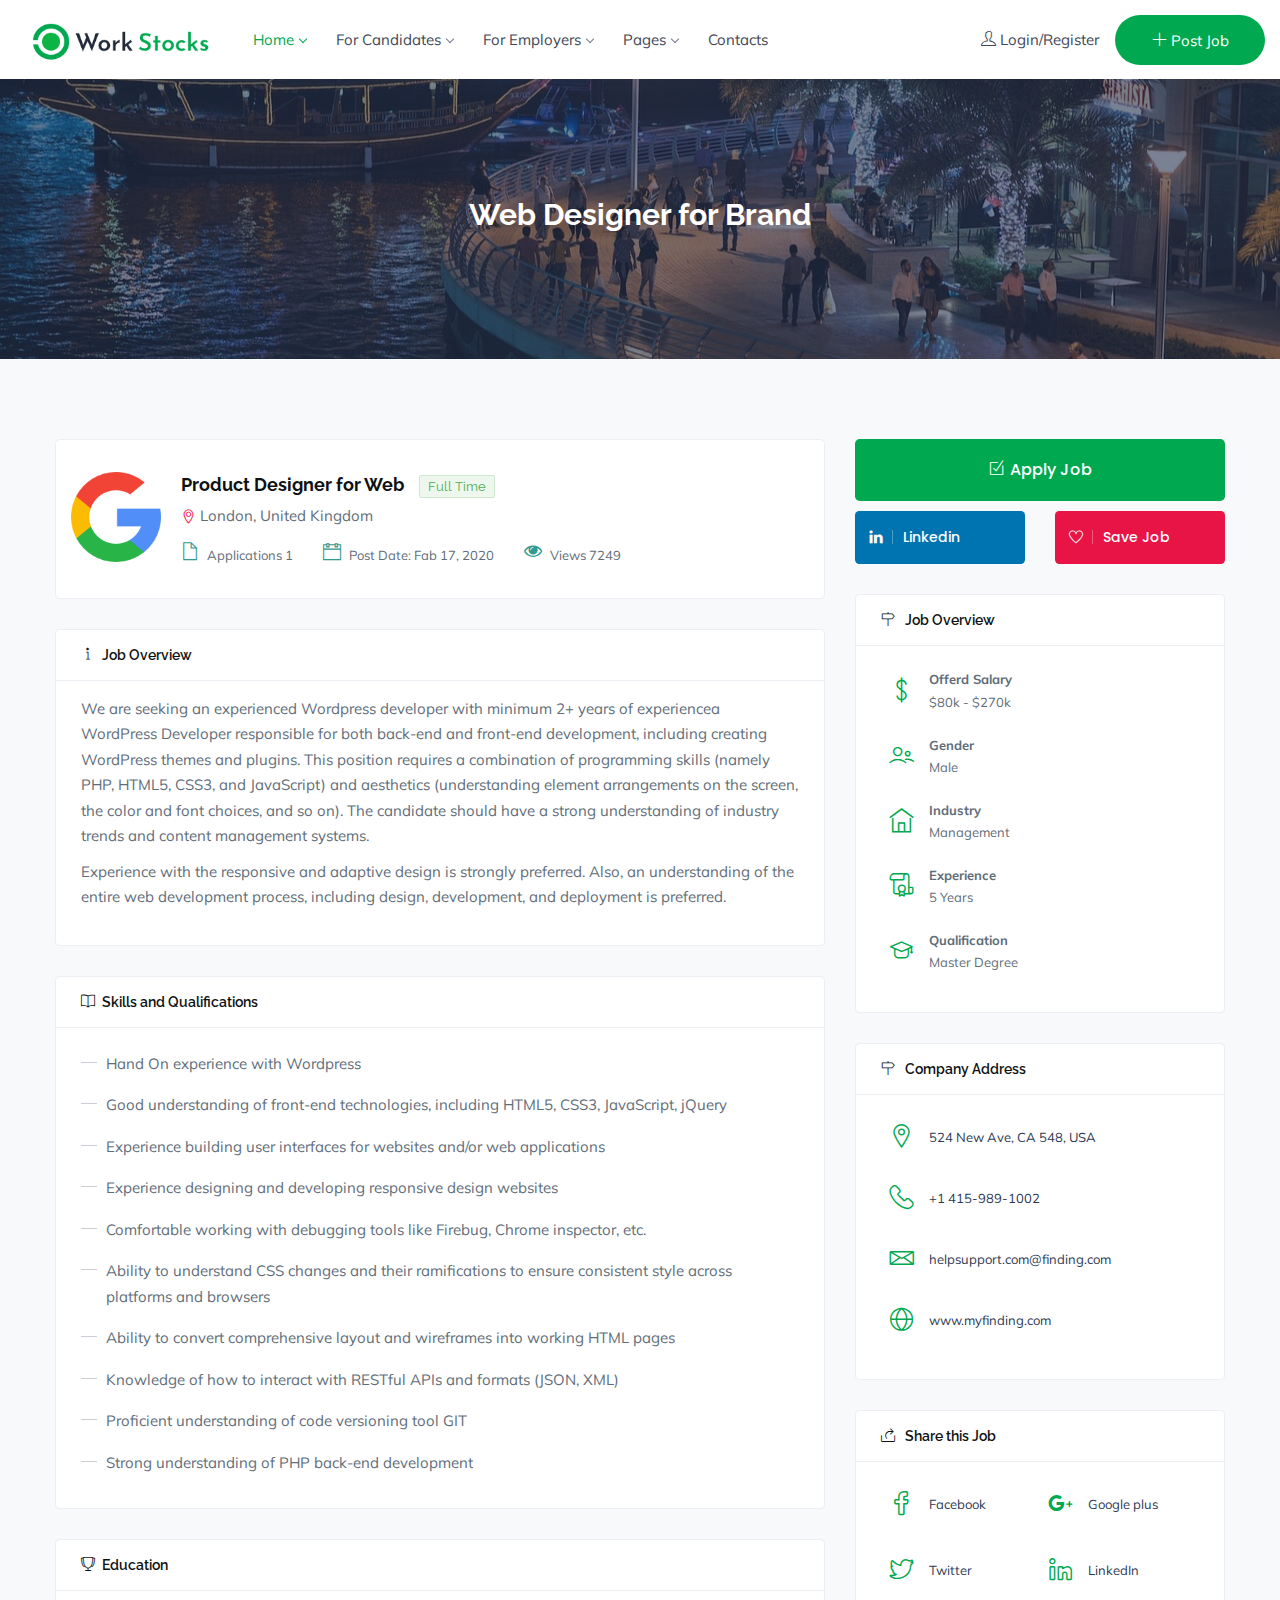
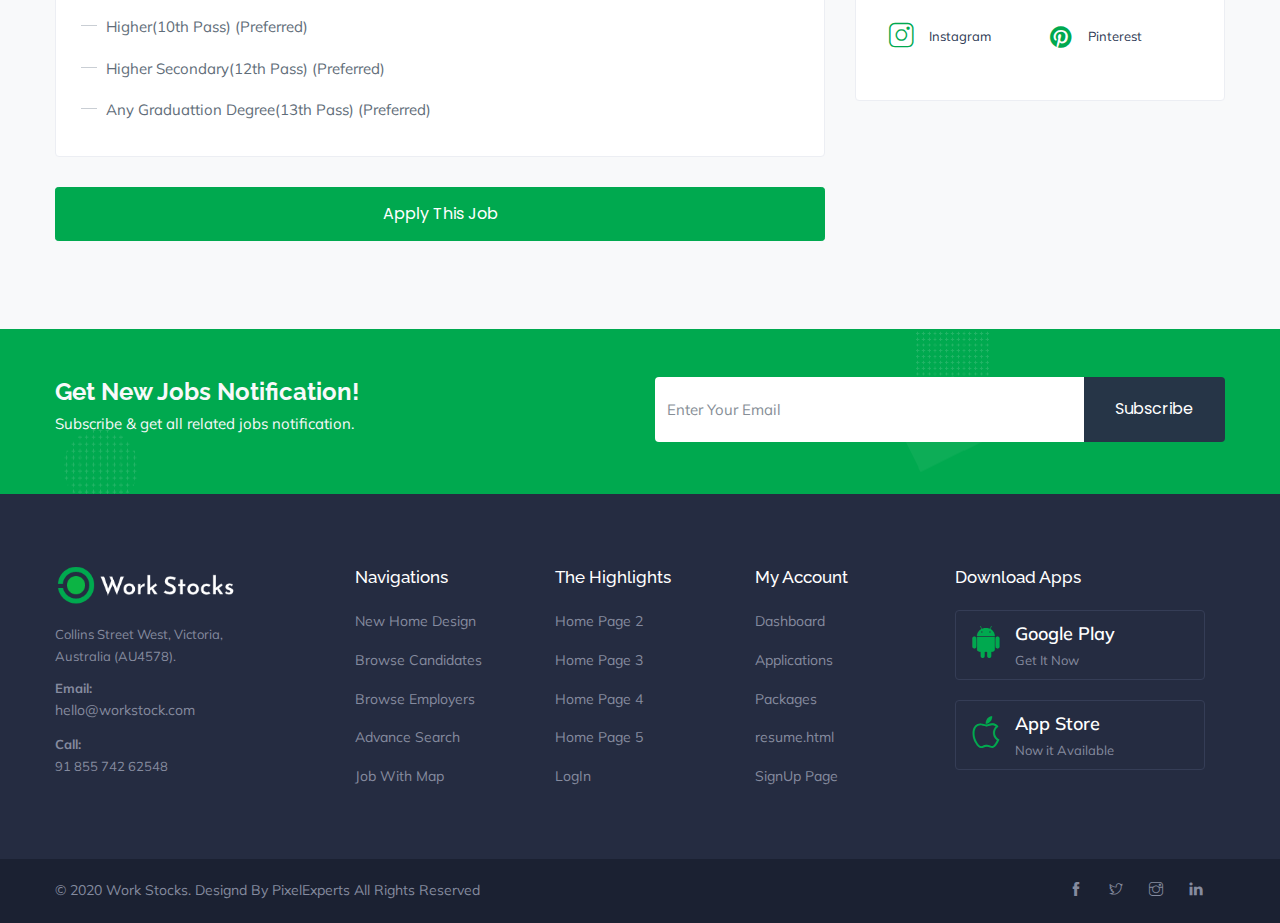
<file: job-detail.html>
<!DOCTYPE html>
<html lang="en">
	
<!-- Mirrored from themezhub.net/workstock-2/work-stocks/job-detail-2.html by HTTrack Website Copier/3.x [XR&CO'2014], Thu, 10 Jun 2021 17:43:09 GMT -->
<head>
		<meta http-equiv="Content-Type" content="text/html; charset=UTF-8">
        <meta name="viewport" content="width=device-width, initial-scale=1">
		
        <title>Work Stocks - Innovative & Modern Job Board Template</title>
		
        <!-- All Plugins Css -->
        <link href="assets/css/plugins.css" rel="stylesheet">
		 

        <!-- Custom CSS -->
        <link href="assets/css/styles.css" rel="stylesheet">
		
		<!-- Custom Color -->
		<link href="assets/css/skin/default.css" rel="stylesheet">
    </head>
	
    <body class="green-skin bg-light">
        <!-- ============================================================== -->
        <!-- Preloader - style you can find in spinners.css -->
        <!-- ============================================================== -->
        <div class="Loader"></div>
		
        <!-- ============================================================== -->
        <!-- Main wrapper - style you can find in pages.scss -->
        <!-- ============================================================== -->
        <div id="main-wrapper">
		
           <!-- ============================================================== -->
            <!-- Top header  -->
            <!-- ============================================================== -->
            <!-- Start Navigation -->
			<div class="header header-light">
				<div class="container-fluid">
					<nav id="navigation" class="navigation navigation-landscape">
						<div class="nav-header">
							<a class="nav-brand" href="#">
								<img src="assets/img/logo.png" class="logo" alt="" />
							</a>
							<div class="nav-toggle"></div>
						</div>
						<div class="nav-menus-wrapper" style="transition-property: none;">
							<ul class="nav-menu">
							
								<li class="active"><a href="#">Home<span class="submenu-indicator"></span></a>
									<ul class="nav-dropdown nav-submenu" style="right: auto; display: none;">
										<li><a href="index-2.html" class="active">Home Style 1</a></li>                                    
										<li><a href="home-2.html">Home Style 2</a></li>                                    
										<li><a href="home-3.html">Home Style 3</a></li> 
										<li><a href="home-4.html">Home Style 4</a></li> 
										<li><a href="home-5.html">Home Style 5</a></li> 
										<li><a href="home-6.html">Home Style 6</a></li> 
										<li><a href="home-7.html">Home Style 7</a></li>
										<li><a href="home-8.html">Home Style 8</a></li>
									</ul>
								</li>
								
								<li><a href="#">For Candidates<span class="submenu-indicator"></span></a>
									<ul class="nav-dropdown nav-submenu" style="right: auto; display: none;">
										<li><a href="#">Search job Option<span class="submenu-indicator"></span></a>
											<ul class="nav-dropdown nav-submenu" style="display: none;">
												<li><a href="search-full-width.html">Search Job Full Width</a></li>                                    
												<li><a href="search-with-sidebar.html">Search Job with Sidebar</a></li>                                    
												<li><a href="search-with-sidebar-2.html">Search job with Sidebar 2</a></li> 
												<li><a href="search-with-sidebar-3.html">Search Job with Sidebar 3</a></li> 
												<li><a href="search-with-detail-job.html">Search job With Detail</a></li> 
												<li><a href="search-with-sidebar-list.html">Search Jobs List</a></li>
												<li><a href="search-with-sidebar-list-2.html">Search jobs List 2</a></li>										
												<li><a href="employers-list.html">Search Employers Sidebar</a></li>
												<li><a href="freelancer-detail.html">Employers Detail</a></li> 
											</ul>
										</li>
										<li><a href="#">Map Option<span class="submenu-indicator"></span></a>
											<ul class="nav-dropdown nav-submenu" style="display: none;">
												<li><a href="half-map-grid.html">Find Job On Map</a></li>                                    
												<li><a href="half-map-list.html">Fins Job On Map List</a></li> 
											</ul>
										</li>
										<li><a href="#">Job Detail<span class="submenu-indicator"></span></a>
											<ul class="nav-dropdown nav-submenu" style="display: none;">
												<li><a href="job-detail.html">Single Job 1</a></li>                                    
												<li><a href="job-detail-2.html">Single Job 2</a></li>                                    
												<li><a href="job-detail-3.html">Single Job 3</a></li>
											</ul>
										</li>
										<li><a href="candidate-dashboard.html">Candidate Dashboard</a></li>	
									</ul>
								</li>
								
								<li><a href="#">For Employers<span class="submenu-indicator"></span></a>
									<ul class="nav-dropdown nav-submenu" style="right: auto; display: none;">
										<li><a href="candidate-grid.html">Browse Candidates Grid</a></li>                                    
										<li><a href="candidate-list.html">Browse Candidates List</a></li>                                    
										<li><a href="search-freelancers.html">Search Freelancers</a></li> 
										<li><a href="search-freelancers-list.html">Search Freelancers List</a></li> 
										<li><a href="freelancer-detail.html">Freelancer Detail</a></li> 
										<li><a href="#">Search with Map<span class="submenu-indicator"></span></a>
											<ul class="nav-dropdown nav-submenu" style="display: none;">
												<li><a href="browse-candidates-with-map-grid.html">Search Candidate Grid</a></li>                                    
												<li><a href="browse-candidates-with-map.html">Search Candidate List</a></li> 
											</ul>
										</li>
										<li><a href="employer-dashboard.html">Employer Dashboard</a></li>
									</ul>
								</li>
								
								<li><a href="#">Pages<span class="submenu-indicator"></span></a>
									<ul class="nav-dropdown nav-submenu" style="right: auto; display: none;">
										<li><a href="blog.html">Blogs Page</a></li>                                    
										<li><a href="blog-detail.html">Blog Detail</a></li>                                    
										<li><a href="shortcodes.html">Shortcodes</a></li> 
										<li><a href="pricing.html">Pricing</a></li>  
										<li><a href="employers-full-width.html">Find Employers</a></li>
										<li><a href="all-jobs.html">Jobs Widgets</a></li>
										<li><a href="login.html">LogIn</a></li> 
									</ul>
								</li>
								
								<li><a href="contact.html">Contacts</a></li>
								
							</ul>
							
							<ul class="nav-menu nav-menu-social align-to-right">
								
								<li>
									<a href="#" data-toggle="modal" data-target="#login">
										<i class="ti-user mr-1"></i><span class="dn-lg">Login/Register</span>
									</a>
								</li>
								<li class="add-listing theme-bg">
									<a href="#">
										 <i class="ti-plus"></i> Post Job
									</a>
								</li>
							</ul>
						</div>
					</nav>
				</div>
			</div>
			<!-- End Navigation -->
			<div class="clearfix"></div>
			<!-- ============================================================== -->
			<!-- Top header  -->
			<!-- ============================================================== -->
			
			<!-- ======================= Start Banner ===================== -->
			<section class="small-page-title-banner" style="background-image:url(assets/img/des-9.jpg);">
				<div class="container">
					<div class="row">
						<div class="tr-list-center">
							<h2>Web Designer for Brand</h2>
						</div>
					</div>
				</div>
			</section>
			<!-- ======================= End Banner ===================== -->
		
			<!-- ============== Job Detail ====================== -->	
			<section class="tr-single-detail gray-bg">
				<div class="container">
					<div class="row">
					
						<div class="col-lg-8 col-md-12 col-sm-12">
						
							<!-- Default Style -->
							<div class="single-job-head head-light">
								<div class="single-job-thumb">
									<img src="assets/img/google.png" alt="">
								</div>
								<div class="single-job-info">
									<h4 class="single-job-title">Product Designer for Web<span class="job-type full-time">Full Time</span></h4>
									<span class="sj-location"><i class="ti-location-pin"></i>London, United Kingdom</span>
									<ul class="tags-jobs">
										<li><i class="ti-file"></i> Applications 1</li>
										<li><i class="ti-calendar"></i> Post Date: Fab 17, 2020</li>
										<li><i class="fa fa-eye"></i> Views 7249</li>
									</ul>
								</div>
							</div>
							
							<!-- Job Overview -->
							<div class="tr-single-box">
								<div class="tr-single-header">
									<h4><i class="ti-info"></i>Job Overview</h4>
								</div>
								<div class="tr-single-body">
									<p>We are seeking an experienced Wordpress developer with minimum 2+ years of experiencea WordPress Developer responsible for both back-end and front-end development, including creating WordPress themes and plugins. This position requires a combination of programming skills (namely PHP, HTML5, CSS3, and JavaScript) and aesthetics (understanding element arrangements on the screen, the color and font choices, and so on). The candidate should have a strong understanding of industry trends and content management systems.</p>
									<p> Experience with the responsive and adaptive design is strongly preferred. Also, an understanding of the entire web development process, including design, development, and deployment is preferred.</p>
								</div>
							</div>
														
							<!-- Job Qualifications -->
							<div class="tr-single-box">
								<div class="tr-single-header">
									<h4><i class="ti-book"></i>Skills and Qualifications</h4>
								</div>
								<div class="tr-single-body">
									<ul class="jb-detail-list">
										<li>Hand On experience with Wordpress</li>
										<li>Good understanding of front-end technologies, including HTML5, CSS3, JavaScript, jQuery</li>
										<li>Experience building user interfaces for websites and/or web applications</li>
										<li>Experience designing and developing responsive design websites</li>
										<li>Comfortable working with debugging tools like Firebug, Chrome inspector, etc.</li>
										<li>Ability to understand CSS changes and their ramifications to ensure consistent style across platforms and browsers</li>
										<li>Ability to convert comprehensive layout and wireframes into working HTML pages</li>
										<li>Knowledge of how to interact with RESTful APIs and formats (JSON, XML)</li>
										<li>Proficient understanding of code versioning tool GIT</li>
										<li>Strong understanding of PHP back-end development</li>
									</ul>
								</div>
							</div>
							
							
							<!-- Job Education -->
							<div class="tr-single-box">
								<div class="tr-single-header">
									<h4><i class="ti-cup"></i>Education</h4>
								</div>
								<div class="tr-single-body">
									<ul class="jb-detail-list">
										<li>Higher(10th Pass) (Preferred)</li>
										<li>Higher Secondary(12th Pass) (Preferred)</li>
										<li>Any Graduattion Degree(13th Pass) (Preferred)</li>
									</ul>
								</div>
							</div>
							
							<a href="javascript:void(0)" data-toggle="modal" data-target="#apply" class="btn btn-info full-width mb-2"> Apply This Job</a>
							
						</div>
					
						<!-- Sidebar Start -->
						<div class="col-lg-4 col-md-12 col-sm-12">
							
							<!-- Apply Button Wrap -->
							<div class="apply-wrap-buttons">
							
								<div class="row">
									<div class="col-lg-12 col-md-12 col-sm-12">
										<div class="input-group">
											<a href="#" class="btn btn-primary"><i class="ti-check-box"></i>Apply Job</a>
										</div>
									</div>	
								</div>
								
								<div class="row">
									<div class="col-lg-6 col-md-6 col-sm-6">
										<div class="input-group">
											<a href="#" class="btn btn-color with-linkedin"><i class="ti-linkedin"></i>Linkedin</a>
										</div>
									</div>
									<div class="col-lg-6 col-md-6 col-sm-6">
										<div class="input-group">
											<a href="#" class="btn btn-color save-job"><i class="ti-heart"></i>Save Job</a>
										</div>
									</div>									
								</div>
								
							</div>
												
							<!-- Job Overview -->
							<div class="tr-single-box">
								<div class="tr-single-header">
									<h4><i class="ti-direction"></i> Job Overview</h4>
								</div>
								
								<div class="tr-single-body">
									<ul class="extra-service">
										<li>
											<div class="icon-box-icon-block">
												<div class="icon-box-round">
													<i class="ti-money"></i>
												</div>
												<div class="icon-box-text">
													<strong class="d-block">Offerd Salary</strong>
													$80k - $270k
												</div>
											</div>
										</li>
										
										<li>
											<div class="icon-box-icon-block">
												<div class="icon-box-round">
													<i class="lni-users"></i>
												</div>
												<div class="icon-box-text">
													<strong class="d-block">Gender</strong>
													Male
												</div>
											</div>
										</li>
										
										<li>
											<div class="icon-box-icon-block">
												<div class="icon-box-round">
													<i class="ti-home"></i>
												</div>
												<div class="icon-box-text">
													<strong class="d-block">Industry</strong>
													Management
												</div>
											</div>
										</li>
										
										<li>
											<div class="icon-box-icon-block">
												<div class="icon-box-round">
													<i class="lni-certificate"></i>
												</div>
												<div class="icon-box-text">
													<strong class="d-block">Experience</strong>
													5 Years
												</div>
											</div>
										</li>
										
										<li>
											<div class="icon-box-icon-block">
												<div class="icon-box-round">
													<i class="lni-graduation"></i>
												</div>
												<div class="icon-box-text">
													<strong class="d-block">Qualification</strong>
													Master Degree
												</div>
											</div>
										</li>
										
									</ul>
								</div>
								
							</div>
							
							<!-- Company Address -->
							<div class="tr-single-box">
								<div class="tr-single-header">
									<h4><i class="ti-direction"></i> Company Address</h4>
								</div>
								
								<div class="tr-single-body">
									<ul class="extra-service">
										<li>
											<div class="icon-box-icon-block">
												<a href="#">
													<div class="icon-box-round">
														<i class="lni-map-marker"></i>
													</div>
													<div class="icon-box-text">
														524 New Ave, CA 548, USA
													</div>
												</a>
											</div>
										</li>
										
										<li>
											<div class="icon-box-icon-block">
												<a href="#">
													<div class="icon-box-round">
														<i class="lni-phone-handset"></i>
													</div>
													<div class="icon-box-text">
														+1 415-989-1002
													</div>
												</a>
											</div>
										</li>
										
										<li>
											<div class="icon-box-icon-block">
												<a href="#">
													<div class="icon-box-round">
														<i class="lni-envelope"></i>
													</div>
													<div class="icon-box-text">
														helpsupport.com@finding.com
													</div>
												</a>
											</div>
										</li>
										
										<li>
											<div class="icon-box-icon-block">
												<a href="#">
													<div class="icon-box-round">
														<i class="lni-world"></i>
													</div>
													<div class="icon-box-text">
														www.myfinding.com
													</div>
												</a>
											</div>
										</li>
										
									</ul>
								</div>
								
							</div>
							
							<!-- Share this -->
							<div class="tr-single-box">
								<div class="tr-single-header">
									<h4><i class="ti-share"></i> Share this Job</h4>
								</div>
								
								<div class="tr-single-body">
									<ul class="extra-service half">
										<li>
											<div class="icon-box-icon-block">
												<a href="#">
													<div class="icon-box-round">
														<i class="lni-facebook"></i>
													</div>
													<div class="icon-box-text">
														Facebook
													</div>
												</a>
											</div>
										</li>
										
										<li>
											<div class="icon-box-icon-block">
												<a href="#">
													<div class="icon-box-round">
														<i class="lni-google-plus"></i>
													</div>
													<div class="icon-box-text">
														Google plus
													</div>
												</a>
											</div>
										</li>
										
										<li>
											<div class="icon-box-icon-block">
												<a href="#">
													<div class="icon-box-round">
														<i class="lni-twitter"></i>
													</div>
													<div class="icon-box-text">
														Twitter
													</div>
												</a>
											</div>
										</li>
										
										<li>
											<div class="icon-box-icon-block">
												<a href="#">
													<div class="icon-box-round">
														<i class="lni-linkedin"></i>
													</div>
													<div class="icon-box-text">
														LinkedIn
													</div>
												</a>
											</div>
										</li>
										
										<li>
											<div class="icon-box-icon-block">
												<a href="#">
													<div class="icon-box-round">
														<i class="lni-instagram"></i>
													</div>
													<div class="icon-box-text">
														Instagram
													</div>
												</a>
											</div>
										</li>
										
										<li>
											<div class="icon-box-icon-block">
												<a href="#">
													<div class="icon-box-round">
														<i class="fa fa-pinterest"></i>
													</div>
													<div class="icon-box-text">
														Pinterest
													</div>
												</a>
											</div>
										</li>
										
									</ul>
								</div>
								
							</div>
							
						</div>
						<!-- /col-md-4 -->
					</div>
				</div>
			</section>
			<!-- ============== Job Detail ====================== -->
			
			<!-- ============================ Newsletter Start ================================== -->
			<section class="alert-wrap pt-5 pb-5" style="background: #00a94f url(assets/img/bg2.png);">
				<div class="container">
					<div class="row">
						<div class="col-lg-6 col-md-6">
							<div class="jobalert-sec">
								<h3 class="mb-1 text-light">Get New Jobs Notification!</h3>
								<p class="text-light">Subscribe & get all related jobs notification.</p>
							</div>
						</div>
						
						<div class="col-lg-6 col-md-6">
							<div class="input-group">
							  <input type="text" class="form-control" placeholder="Enter Your Email">
							  <div class="input-group-append">
								<button type="button" class="btn btn-black black">Subscribe</button>
							  </div>
							</div>
						</div>
					</div>
				</div>
			</section>
			<!-- ============================ Newsletter Start ================================== -->			
			
			<!-- ============================ Footer Start ================================== -->
			<footer class="dark-footer skin-dark-footer">
				<div>
					<div class="container">
						<div class="row">
							
							<div class="col-lg-3 col-md-3">
								<div class="footer-widget">
									<img src="assets/img/logo-light.png" class="img-footer" alt="" />
									<div class="footer-add">
										<p>Collins Street West, Victoria,</br> Australia (AU4578).</p>
										<p><strong>Email:</strong></br><a href="#">hello@workstock.com</a></p>
										<p><strong>Call:</strong></br>91 855 742 62548</p>
									</div>
									
								</div>
							</div>		
							<div class="col-lg-2 col-md-2">
								<div class="footer-widget">
									<h4 class="widget-title">Navigations</h4>
									<ul class="footer-menu">
										<li><a href="#">New Home Design</a></li>
										<li><a href="#">Browse Candidates</a></li>
										<li><a href="#">Browse Employers</a></li>
										<li><a href="#">Advance Search</a></li>
										<li><a href="#">Job With Map</a></li>
									</ul>
								</div>
							</div>
									
							<div class="col-lg-2 col-md-2">
								<div class="footer-widget">
									<h4 class="widget-title">The Highlights</h4>
									<ul class="footer-menu">
										<li><a href="#">Home Page 2</a></li>
										<li><a href="#">Home Page 3</a></li>
										<li><a href="#">Home Page 4</a></li>
										<li><a href="#">Home Page 5</a></li>
										<li><a href="#">LogIn</a></li>
									</ul>
								</div>
							</div>
							
							<div class="col-lg-2 col-md-2">
								<div class="footer-widget">
									<h4 class="widget-title">My Account</h4>
									<ul class="footer-menu">
										<li><a href="#">Dashboard</a></li>
										<li><a href="#">Applications</a></li>
										<li><a href="#">Packages</a></li>
										<li><a href="#">resume.html</a></li>
										<li><a href="#">SignUp Page</a></li>
									</ul>
								</div>
							</div>
							
							<div class="col-lg-3 col-md-3">
								<div class="footer-widget">
									<h4 class="widget-title">Download Apps</h4>
									<a href="#" class="other-store-link">
										<div class="other-store-app">
											<div class="os-app-icon">
												<i class="ti-android theme-cl"></i>
											</div>
											<div class="os-app-caps">
												Google Play
												<span>Get It Now</span>
											</div>
										</div>
									</a>
									<a href="#" class="other-store-link">
										<div class="other-store-app">
											<div class="os-app-icon">
												<i class="ti-apple theme-cl"></i>
											</div>
											<div class="os-app-caps">
												App Store
												<span>Now it Available</span>
											</div>
										</div>
									</a>
								</div>
							</div>
							
						</div>
					</div>
				</div>
				
				<div class="footer-bottom">
					<div class="container">
						<div class="row align-items-center">
							
							<div class="col-lg-6 col-md-6">
								<p class="mb-0">© 2020 Work Stocks. Designd By PixelExperts All Rights Reserved</p>
							</div>
							
							<div class="col-lg-6 col-md-6 text-right">
								<ul class="footer-bottom-social">
									<li><a href="#"><i class="ti-facebook"></i></a></li>
									<li><a href="#"><i class="ti-twitter"></i></a></li>
									<li><a href="#"><i class="ti-instagram"></i></a></li>
									<li><a href="#"><i class="ti-linkedin"></i></a></li>
								</ul>
							</div>
							
						</div>
					</div>
				</div>
			</footer>
			<!-- ============================ Footer End ================================== -->
			
			<!-- Log In Modal -->
			<div class="modal fade" id="login" tabindex="-1" role="dialog" aria-labelledby="registermodal" aria-hidden="true">
				<div class="modal-dialog modal-dialog-centered login-pop-form" role="document">
					<div class="modal-content" id="registermodal">
						<div class="modal-header">
							<button type="button" class="close" data-dismiss="modal" aria-label="Close">
								<span aria-hidden="true"><i class="ti-close"></i></span>
							</button>
						</div>
						<div class="modal-body">
							<h4 class="modal-header-title">SignIn</h4>
							<div class="social-login">
								<ul>
									<li><a href="#" class="btn connect-fb"><i class="ti-facebook"></i>Login with Facebook</a></li>
									<li><a href="#" class="btn connect-gplus"><i class="ti-google"></i>Login with Gmail</a></li>
								</ul>
							</div>
							
							<div class="devide-wrap"><span>OR</span></div>
							
							<div class="login-form">
								<form>
								
									<div class="form-group">
										<label>User Name</label>
										<div class="input-with-gray">
											<input type="text" class="form-control" placeholder="Username">
											<i class="ti-user theme-cl"></i>
										</div>
									</div>
									
									<div class="form-group">
										<label>Password</label>
										<div class="input-with-gray">
											<input type="password" class="form-control" placeholder="*******">
											<i class="ti-unlock theme-cl"></i>
										</div>
									</div>
									
									<div class="form-group">
										<button type="submit" class="btn btn-primary btn-md full-width pop-login">Login</button>
									</div>
								
								</form>
							</div>
						</div>
						<div class="modal-footer">
							<div class="mf-link"><i class="ti-user"></i>Haven't An Account?<a href="javascript:void(0)" data-toggle="modal" data-target="#signup" data-dismiss="modal"> Sign Up</a></div>
							<div class="mf-forget"><a href="#"><i class="ti-help"></i>Forget Password</a></div>
						</div>
					</div>
				</div>
			</div>
			<!-- End Modal -->
			
			<!-- Sign Up Modal -->
			<div class="modal fade" id="signup" tabindex="-1" role="dialog" aria-labelledby="sign-up" aria-hidden="true">
				<div class="modal-dialog modal-dialog-centered login-pop-form" role="document">
					<div class="modal-content" id="sign-up">
						<div class="modal-header">
							<button type="button" class="close" data-dismiss="modal" aria-label="Close">
								<span aria-hidden="true"><i class="ti-close"></i></span>
							</button>
						</div>
						<div class="modal-body">
							<h4 class="modal-header-title">Sign Up</h4>
							<div class="social-login">
								<ul>
									<li><a href="#" class="btn connect-fb"><i class="ti-facebook"></i>Login with Facebook</a></li>
									<li><a href="#" class="btn connect-gplus"><i class="ti-google"></i>Login with Gmail</a></li>
								</ul>
							</div>
							
							<div class="devide-wrap"><span>OR</span></div>
							
							<div class="login-form">
								<form>
									<div class="row">
										<div class="col-lg-6 col-md-6 col-sm-6">
											<div class="form-group">
												<label>Full Name</label>
												<div class="input-with-gray">
													<input type="text" class="form-control" placeholder="Your Name">
													<i class="ti-user theme-cl"></i>
												</div>
											</div>
										</div>
										
										<div class="col-lg-6 col-md-6 col-sm-6">
											<div class="form-group">
												<label>Email</label>
												<div class="input-with-gray">
													<input type="email" class="form-control" placeholder="Email ID">
													<i class="ti-user theme-cl"></i>
												</div>
											</div>
										</div>
									</div>
									
									<div class="row">
										<div class="col-lg-12 col-md-12 col-sm-12">
											<div class="form-group">
												<label>User Name</label>
												<div class="input-with-gray">
													<input type="text" class="form-control" placeholder="Username">
													<i class="ti-user theme-cl"></i>
												</div>
											</div>
										</div>
										<div class="col-lg-12 col-md-12 col-sm-12">
											<div class="form-group">
												<label>Password</label>
												<div class="input-with-gray">
													<input type="password" class="form-control" placeholder="*******">
													<i class="ti-unlock theme-cl"></i>
												</div>
											</div>
										</div>
									</div>
									
									<div class="row">
										<div class="col-lg-12 col-md-12 col-sm-12">
											<div class="form-group">
												<button type="submit" class="btn btn-primary btn-md full-width pop-login">Login</button>
											</div>
										</div>
									</div>

								</form>
							</div>
						</div>
						<div class="modal-footer">
							<div class="mf-link"><i class="ti-user"></i>Already Have Account? Sign In</a></div>
							<div class="mf-forget"><a href="#"><i class="ti-help"></i>Need Help</a></div>
						</div>
					</div>
				</div>
			</div>
			<!-- End Modal -->			

		</div>
		<!-- ============================================================== -->
		<!-- End Wrapper -->
		<!-- ============================================================== -->

		<!-- ============================================================== -->
		<!-- All Jquery -->
		<!-- ============================================================== -->
		<script src="assets/js/jquery.min.js"></script>
		<script src="assets/js/popper.min.js"></script>
		<script src="assets/js/bootstrap.min.js"></script>
		<script src="assets/js/select2.min.js"></script>
		<script src="assets/js/aos.js"></script>
		<script src="assets/js/perfect-scrollbar.jquery.min.js"></script>
		<script src="assets/js/owl.carousel.min.js"></script>
		<script src="assets/js/jquery.counterup.min.js"></script>
		<script src="assets/js/slick.js"></script>
		<script src="assets/js/bootstrap-datepicker.js"></script>
		<script src="assets/js/isotope.min.js"></script>
		<script src="assets/js/summernote.js"></script>
		<script src="assets/js/jQuery.style.switcher.js"></script>
		 
		<script src="assets/js/counterup.min.js"></script>
		<script src="assets/js/custom.js"></script>
		<!-- ============================================================== -->
		<!-- This page plugins -->
		<!-- ============================================================== -->
		

	</body>

<!-- Mirrored from themezhub.net/workstock-2/work-stocks/job-detail-2.html by HTTrack Website Copier/3.x [XR&CO'2014], Thu, 10 Jun 2021 17:43:09 GMT -->
</html>
</file>
<file: assets/css/styles.css>
/*
* Theme Name: Work Stocks - Multipurpose HTML Template
* Author: Work Stock
* Version: 1.0
* Last Change: 20 June 2020
  Author URI    : https://pixelexperts.net/
-------------------------------------------------------------------*/
/*------------- List Of Table -----------
- Google Fonts
- Page Loader
- GLobal Settings
- Header Navigation Styles
- Homes Banner
- Drizvato Component
- Common Element Start
- Inner Page Styles
- Footer Start   
- Responsiveness Start
------------- List Of Table ----------*/
/*------------------------------------
	Google Fonts
------------------------------------*/
@import url('https://fonts.googleapis.com/css?family=Montserrat:300,400,500,600,700,800');
@import url('https://fonts.googleapis.com/css?family=Poppins:300,400,500,600,700,800');
@import url('https://fonts.googleapis.com/css?family=Crimson+Text:400,400i,600,600i');
@import url('https://fonts.googleapis.com/css?family=Raleway:300,400,500,600,700,800&amp;display=swap');
@import url('https://fonts.googleapis.com/css?family=Muli:300,400,600,700');


/*------------------------------------------------------------
	Page Loader
-------------------------------------------------------------*/
.no-js #loader {
    display: none;
}

.js #loader {
    display: block;
    position: absolute;
    left: 100px;
    top: 0;
}

.Loader{
    position: fixed;
    left: 0px;
    top: 0px;
    width: 100%;
    height: 100%;
    z-index: 9999999;
    background:url(../img/loader.gif) center no-repeat #ffffff;
}

/*------------------------------------------------------------
	GLobal Settings
-------------------------------------------------------------*/
* {
  outline: none; }

body {
	background: #ffffff;
	color:#5f6d79;
	font-size:15px;
	font-family: 'Muli', sans-serif;   
	margin: 0;
	overflow-x: hidden;
	font-weight: 400;
	line-height: 1.7;
}

html {
  position: relative;
  min-height: 100%;
  background: #ffffff; }
a {
    color:#2D3954;
    text-decoration: none;
    background-color: transparent;
    -webkit-text-decoration-skip: objects;
}

a:hover,
a:focus, .btn, .btn:hover, .btn:focus{
  text-decoration: none; }

a.link {
  color: #3e4555; }
a.link:hover, a.link:focus, a:hover, a:focus {
    color:#3389ff; 
}
a.text-success:focus, a.text-success:hover {
    color:#27b737 !important;
}
a.text-primary:focus, a.text-primary:hover {
    color:#007bff !important;
}
a.text-warning:focus, a.text-warning:hover {
    color:#ff9b20 !important;
}
a.text-danger:focus, a.text-danger:hover {
    color:#f33066 !important;
}
a.white-link {
  color: #ffffff; }
  a.white-link:hover, a.white-link:focus {
    color: #263238; }

.img-responsive {
  width: 100%;
  height: auto;
  display: inline-block; }

.img-rounded {
  border-radius: 4px; }

html body .mdi:before,
html body .mdi-set {
  line-height: initial;
}
section {
    padding: 80px 0 80px;
}
section.min-sec{
	padding: 80px 0 50px;
}	
.gray{
	background:#f5f7f6;
}
.inner-bg{
	background:#f6f7fb;
}
.tbl {
    display: table;
} 
  .full-height {
    height: 100%;
}

.table-cell {
    display: table-cell;
    vertical-align: middle;
}
.no-ul-list{
	padding:0;
}
.no-ul-list li{
	list-style:none;
}
.progress {
    margin-bottom: 1.5em;
}
.full-width{
	width:100%;
}
p, ul, ol, dl, dt, dd, blockquote, address {
    margin: 0 0 10px;
}
.owl-carousel .item {
    padding: 0 15px;
}
.sec-heading h2{
	font-weight:700;
}
.sec-heading-left {
    display: flex;
    flex-wrap: wrap;
    width: 100%;
    align-items: center;
}
.sec-heading-left .sh-left {
    flex: 1;
}
.sec-heading-left .sh-left h4 {
    font-size:16px;
}
a.btn.btn-sec.btn-primary {
    border-radius: 50px;
    padding: 8px 18px;
    font-size: 13px;
}
p.lights {
    font-size: 20px;
    font-weight: 300;
    line-height: 1.9;
}
body.modal-open {
    overflow-y: hidden !important;
    padding-right: 0 !important;
}
/*------------ GLobal Settings: Heading-------------*/ 
h1,
h2,
h3,
h4 {
	color:#0e1111;
	font-weight:700;
	font-family: 'Raleway', sans-serif;
}

h5,
h6 {
	color:#2D3954;
	font-weight:600;
	font-family: 'Poppins', sans-serif;
}

.font-2{
  font-family: 'Montserrat', sans-serif;
}

h1 {
  line-height: 40px;
  font-size: 36px; }

h2 {
  line-height: 36px;
  font-size: 30px; }

h3 {
  line-height: 30px;
  font-size: 24px; }

h4 {
  line-height: 26px;
  font-size: 21px; }

h5 {
  line-height: 22px;
  font-size: 18px;
  font-family: 'Poppins', sans-serif;
}

h6 {
  line-height: 20px;
  font-size: 16px;
  font-family: 'Poppins', sans-serif;
}
.lead{
	font-size:20px !important;
}
.lead-i{
	font-family:'Crimson Text', serif;
	font-size:22px !important;
	font-style:italic;
}
.display-5 {
  font-size: 3rem; }

.display-6 {
  font-size: 36px; }

.display-7 {
  font-size: 26px; }

.box {
  border-radius: 4px;
  padding: 10px; }

html body .dl {
  display: inline-block; }

html body .db {
  display: block; }

.no-wrap td,
.no-wrap th {
  white-space: nowrap; }

.circle {
  border-radius: 100%; }

.theme-cl{
	color:#3389ff;
}
.theme-bg{
	background:#3389ff;
}
/*------------ Global Settings: Ul List Style ----------------*/
ul.list-style {
    padding: 0;
    margin: 0;
}
ul.list-style li {
    margin-bottom: 1.2em;
    line-height: 1.5;
    list-style: none;
    padding-left:30px;
    position: relative;
}
ul.list-style li:before {
    content: "\e64c";
    position: absolute;
    left: 0;
    font-size: 16px;
    top: 0;
    color: #27b737;
    font-family: 'themify';
}
ul.list-style.style-2 li:before {
    content: "\e628" !important;
    color:#0273ff;
}

/*------------ Global Settings: Cutom Height ----------------*/
.ht-10{
	height:10px;
}
.ht-20{
	height:20px;
}
.ht-30{
	height:30px;
}
.ht-40{
	height:40px;
}
.ht-50{
	height:50px;
}
.ht-60{
	height:60px;
}
.ht-70{
	height:70px;
}
.ht-80{
	height:80px;
}
.ht-80{
	height:80px;
}
.ht-100{
	height:100px;
}
.ht-110{
	height:110px;
}
.ht-120{
	height:120px;
}
.ht-130{
	height:130px;
}
.ht-140{
	height:140px;
}
.ht-150{
	height:150px;
}
.ht-160{
	height:160px;
}
.ht-170{
	height:170px;
}
.ht-180{
	height:180px;
}
.ht-190{
	height:190px;
}
.ht-200{
	height:200px;
}
.ht-100{
	height:100%;
	min-height:580px;
}
.h-100{
	height:100vh;
	min-height:580px;
}
/*------------ Global Settings: Typography ----------------*/
.type--fade {
  opacity: .5;
}
.type--uppercase {
  text-transform: uppercase;
}
.type--bold {
  font-weight: bold;
}
.type--italic {
  font-style: italic;
}
.type--fine-print {
  font-size: 0.85714286em;
}
.type--strikethrough {
  text-decoration: line-through;
  opacity: .5;
}
.type--underline {
  text-decoration: underline;
}
.type--body-font {
  font-family: 'Open Sans', 'Helvetica';
}
.pos-vertical-center {
    position: relative;
    top: 50%;
    transform: translateY(-50%);
    -webkit-transform: translateY(-50%);
}
blockquote {
    font-size: 1.78571429em;
    line-height: 1.5em;
    padding: 0;
    margin: 0;
    border-left: 0;
}
blockquote {
    font-family: 'Crimson Text', serif;
    font-style: italic;
    font-weight: 300;
}
blockquote:not(:last-child) {
    margin-bottom: 1.04em;
}
/*------------ Global Settings: Common & List ----------------*/
ul:last-child {
  margin: 0;
}
.list-inline li {
  padding: 0 1em;
  margin-left: 0;
}
.list-inline li:first-child {
  padding-left: 0;
}
.list-inline li:last-child {
  padding-right: 0;
}
.list-inline.list-inline--narrow li {
  padding: 0 .5em;
}
.list-inline.list-inline--wide li {
  padding: 0 2em;
}
.color--white {
  color: #fff !important;
}
.color--dark {
  color: #252525 !important;
}
.color--success {
  color: #4ebf56 !important;
}
.color--error {
  color: #e23636 !important;
}
.bg--dark {
  background:#1f2025 !important;
}
.bg--dark:not(.nav-bar):not(.bar) {
  color: #ffffff;
}
.bg--dark .boxed:not([class*='bg-']), .imagebg:not(.image--light) .boxed:not([class*='bg-']), .bg--dark .large-features-2, .bg--dark .pr-table-box,
.bg--dark .veticle-large-features-box, .bg--dark .large-features-box, .bg--dark .pricing-wrap {
    background: none;
    color: #fff;
}
.bg--dark .boxed:not([class*='bg-']).boxed--border, .imagebg:not(.image--light) .boxed:not([class*='bg-']).boxed--border {
    border-color:#2a2b31;
}

.bg--dark:not(.nav-bar):not(.bar) h1,
.bg--dark:not(.nav-bar):not(.bar) h2,
.bg--dark:not(.nav-bar):not(.bar) h3,
.bg--dark:not(.nav-bar):not(.bar) h4,
.bg--dark:not(.nav-bar):not(.bar) h5,
.bg--dark:not(.nav-bar):not(.bar) h6,
.bg--dark:not(.nav-bar):not(.bar) i,
.bg--dark:not(.nav-bar):not(.bar) span:not(.btn__text),
.bg--dark:not(.nav-bar):not(.bar) p {
  color: #ffffff;
}
.bg--dark:not(.nav-bar):not(.bar) a:not(.btn) {
  color: #fff;
}
.bg--site {
  background: #ffffff;
}
.bg--primary p,
.bg--primary span,
.bg--primary ul,
.bg--primary a:not(.btn) {
  color: #fff;
}
.bg--primary h1,
.bg--primary h2,
.bg--primary h3,
.bg--primary h4,
.bg--primary h5,
.bg--primary h6,
.bg--primary i {
  color: #fff;
}
.bg--primary .color--primary {
  color: #fff !important;
}
.bg--light {
  background: #fff;
}
.bg--light p,
.bg--light span,
.bg--light ul,
.bg--light a:not(.btn) {
  color: #666666;
}
.bg--light h1,
.bg--light h2,
.bg--light h3,
.bg--light h4,
.bg--light h5,
.bg--light h6,
.bg--light i {
  color: #252525;
}
.bg--error {
  background: #e23636;
}
.bg--success {
  background: #4ebf56;
}
.imagebg:not(.image--light) .bg--light p,
.imagebg:not(.image--light) .bg--light span,
.imagebg:not(.image--light) .bg--light ul,
.imagebg:not(.image--light) .bg--light a:not(.btn) {
  color: #666666;
}
.imagebg:not(.image--light) .bg--light h1,
.imagebg:not(.image--light) .bg--light h2,
.imagebg:not(.image--light) .bg--light h3,
.imagebg:not(.image--light) .bg--light h4,
.imagebg:not(.image--light) .bg--light h5,
.imagebg:not(.image--light) .bg--light h6,
.imagebg:not(.image--light) .bg--light i {
  color: #252525;
}
.imagebg:not(.image--light) .bg--secondary {
  background: rgba(250, 250, 250, 0.2);
}
.image-bg:not(.image-light) *:not(a) {
  color: #fff;
}
.color--facebook {
  color: #3b5998 !important;
}
.color--twitter {
  color: #00aced !important;
}
.color--googleplus {
  color: #dd4b39 !important;
}
.color--instagram {
  color: #125688 !important;
}
.color--pinterest {
  color: #cb2027 !important;
}
.color--dribbble {
  color: #ea4c89 !important;
}
.color--behance {
  color: #053eff !important;
}
.color--linkedin {
  color: #1685b9 !important;
}
.bg--facebook {
  background: #3b5998 !important;
  color: #fff !important;
}
.bg--twitter {
  background: #00aced !important;
  color: #fff !important;
}
.bg--googleplus {
  background: #dd4b39 !important;
  color: #fff !important;
}
.bg--instagram {
  background: #125688 !important;
  color: #fff !important;
}
.bg--pinterest {
  background: #cb2027 !important;
  color: #fff !important;
}
.bg--dribbble {
  background: #ea4c89 !important;
  color: #fff !important;
}
.bg--behance {
  background: #053eff !important;
  color: #fff !important;
}
.bg--linkedin {
  background:#1685b9 !important;
  color: #fff !important;
}
.height-100, .height-90, .height-80, .height-70, .height-60, .height-50, .height-40, .height-30, .height-20, .height-10 {
    height: auto;
    padding: 5em 0;
}
/*------------ Global Settings: Background & Image ----------------*/
.bg-img-holder {
  position: absolute;
  height: 100%;
  top: 0;
  left: 0;
  background-size: cover !important;
  background-position: 50% 50% !important;
  z-index: 0;
  transition: opacity .3s linear;
  -webkit-transition: opacity .3s linear;
  opacity: 0;
  background: #252525;
}
.bg-img-holder:not([class*='col-']) {
  width: 100%;
}
.bg-img-holder.background--bottom {
  background-position: 50% 100% !important;
}
.bg-img-holder.background--top {
  background-position: 50% 0% !important;
}
.image--light .bg-img-holder {
  background: none;
}
.bg-img-holder img {
  display: none;
}
.imagebg.border--round {
    overflow: hidden;
}
[data-overlay] {
  position: relative;
}
[data-overlay]:before {
  position: absolute;
  content: '';
  background: #252525;
  width: 100%;
  height: 100%;
  top: 0;
  left: 0;
  z-index: 1;
}
.do-light[data-overlay]:before {
  position: absolute;
  content: '';
  background: #ffffff;
  width: 100%;
  height: 100%;
  top: 0;
  left: 0;
  z-index: 1;
}
[data-overlay] *:not(.container):not(.bg-img-holder) {
  z-index: 2;
}
[data-overlay].image--light:before {
  background: #fff;
}
[data-overlay].bg--primary:before {
  background: #4a90e2;
}
[data-overlay="1"]:before {
  opacity: 0.1;
}
[data-overlay="2"]:before {
  opacity: 0.2;
}
[data-overlay="3"]:before {
  opacity: 0.3;
}
[data-overlay="4"]:before {
  opacity: 0.4;
}
[data-overlay="5"]:before {
  opacity: 0.5;
}
[data-overlay="6"]:before {
  opacity: 0.6;
}
[data-overlay="7"]:before {
  opacity: 0.7;
}
[data-overlay="8"]:before {
  opacity: 0.8;
}
[data-overlay="9"]:before {
  opacity: 0.9;
}
[data-overlay="10"]:before {
  opacity: 1;
}
[data-overlay="0"]:before {
  opacity: 0;
}
[data-scrim-bottom] {
  position: relative;
}
[data-scrim-bottom]:before {
  position: absolute;
  content: '';
  width: 100%;
  height: 80%;
  background: -moz-linear-gradient(top, rgba(0, 0, 0, 0) 0%, #252525 100%);
  /* FF3.6+ */
  background: -webkit-gradient(linear, left top, left bottom, color-stop(0%, rgba(0, 0, 0, 0)), color-stop(100%, #252525));
  /* Chrome,Safari4+ */
  background: -webkit-linear-gradient(top, rgba(0, 0, 0, 0) 0%, #252525 100%);
  /* Chrome10+,Safari5.1+ */
  background: -o-linear-gradient(top, rgba(0, 0, 0, 0) 0%, #252525 100%);
  /* Opera 11.10+ */
  background: -ms-linear-gradient(top, rgba(0, 0, 0, 0) 0%, #252525 100%);
  /* IE10+ */
  background: linear-gradient(to bottom, rgba(0, 0, 0, 0) 0%, #252525 100%);
  bottom: 0;
  left: 0;
  z-index: 1;
  backface-visibility: hidden;
}
[data-scrim-bottom]:not(.image--light) h1,
[data-scrim-bottom]:not(.image--light) h2,
[data-scrim-bottom]:not(.image--light) h3,
[data-scrim-bottom]:not(.image--light) h4,
[data-scrim-bottom]:not(.image--light) h5,
[data-scrim-bottom]:not(.image--light) h6 {
  color: #a5a5a5;
  color: #f1f1f1;
}
[data-scrim-bottom]:not(.image--light) p,
[data-scrim-bottom]:not(.image--light) span,
[data-scrim-bottom]:not(.image--light) ul {
  color: #e6e6e6;
}
[data-scrim-bottom].image--light:before {
  background: #fff;
}
[data-scrim-bottom="1"]:before {
  opacity: 0.1;
}
[data-scrim-bottom="2"]:before {
  opacity: 0.2;
}
[data-scrim-bottom="3"]:before {
  opacity: 0.3;
}
[data-scrim-bottom="4"]:before {
  opacity: 0.4;
}
[data-scrim-bottom="5"]:before {
  opacity: 0.5;
}
[data-scrim-bottom="6"]:before {
  opacity: 0.6;
}
[data-scrim-bottom="7"]:before {
  opacity: 0.7;
}
[data-scrim-bottom="8"]:before {
  opacity: 0.8;
}
[data-scrim-bottom="9"]:before {
  opacity: 0.9;
}
[data-scrim-bottom="10"]:before {
  opacity: 1;
}
[data-scrim-top] {
  position: relative;
}
[data-scrim-top]:before {
  position: absolute;
  content: '';
  width: 100%;
  height: 80%;
  background: -moz-linear-gradient(bottom, #252525 0%, rgba(0, 0, 0, 0) 100%);
  /* FF3.6+ */
  background: -webkit-gradient(linear, left bottom, left bottom, color-stop(0%, #252525), color-stop(100%, rgba(0, 0, 0, 0)));
  /* Chrome,Safari4+ */
  background: -webkit-linear-gradient(bottom, #252525 0%, rgba(0, 0, 0, 0) 100%);
  /* Chrome10+,Safari5.1+ */
  background: -o-linear-gradient(bottom, #252525 0%, rgba(0, 0, 0, 0) 100%);
  /* Opera 11.10+ */
  background: -ms-linear-gradient(bottom, #252525 0%, rgba(0, 0, 0, 0) 100%);
  /* IE10+ */
  background: linear-gradient(to bottom, #252525 0%, rgba(0, 0, 0, 0) 100%);
  top: 0;
  left: 0;
  z-index: 1;
}
[data-scrim-top]:not(.image--light) h1,
[data-scrim-top]:not(.image--light) h2,
[data-scrim-top]:not(.image--light) h3,
[data-scrim-top]:not(.image--light) h4,
[data-scrim-top]:not(.image--light) h5,
[data-scrim-top]:not(.image--light) h6 {
  color: #fff;
}
[data-scrim-top]:not(.image--light) p,
[data-scrim-top]:not(.image--light) span,
[data-scrim-top]:not(.image--light) ul {
  color: #e6e6e6;
}
[data-scrim-top].image--light:before {
  background: #fff;
}
[data-scrim-top="1"]:before {
  opacity: 0.1;
}
[data-scrim-top="2"]:before {
  opacity: 0.2;
}
[data-scrim-top="3"]:before {
  opacity: 0.3;
}
[data-scrim-top="4"]:before {
  opacity: 0.4;
}
[data-scrim-top="5"]:before {
  opacity: 0.5;
}
[data-scrim-top="6"]:before {
  opacity: 0.6;
}
[data-scrim-top="7"]:before {
  opacity: 0.7;
}
[data-scrim-top="8"]:before {
  opacity: 0.8;
}
[data-scrim-top="9"]:before {
  opacity: 0.9;
}
[data-scrim-top="10"]:before {
  opacity: 1;
}
.imagebg {
  position: relative;
}
.imagebg .container {
  z-index: 2;
}
.imagebg .container:not(.pos-absolute) {
  position: relative;
}
.imagebg:not(.image--light) h1,
.imagebg:not(.image--light) h2,
.imagebg:not(.image--light) h3,
.imagebg:not(.image--light) h4,
.imagebg:not(.image--light) h5,
.imagebg:not(.image--light) h6,
.imagebg:not(.image--light) p,
.imagebg:not(.image--light) ul,
.imagebg:not(.image--light) blockquote {
  color: #fff;
}
.imagebg:not(.image--light) .bg--white h1,
.imagebg:not(.image--light) .bg--white h2,
.imagebg:not(.image--light) .bg--white h3,
.imagebg:not(.image--light) .bg--white h4,
.imagebg:not(.image--light) .bg--white h5,
.imagebg:not(.image--light) .bg--white h6 {
  color: #252525;
}
.imagebg:not(.image--light) .bg--white p,
.imagebg:not(.image--light) .bg--white ul {
  color: #666666;
}
div[data-overlay] h1,
div[data-overlay] h2,
div[data-overlay] h3,
div[data-overlay] h4,
div[data-overlay] h5,
div[data-overlay] h6 {
  color: #fff;
}
div[data-overlay] p,
div[data-overlay] ul {
  color: #fff;
}
.parallax {
  overflow: hidden;
}
/**! 07. Icons **/
.icon {
  line-height: 1em;
  font-size: 3.14285714em;
}
.icon--xs {
  font-size: 1em;
}
.icon--sm {
  font-size: 2.35714286em;
}
.icon--lg {
  font-size: 5.57142857em;
}
.imagebg:not(.image--light) span {
    color: #fff;
}
/*------------ Global Settings: Spinner ----------------*/

@keyframes spinner-border {
  to { transform: rotate(360deg); }
}

.spinner-border {
    display: inline-block;
    width: 30px;
    height: 30px;
    vertical-align: text-bottom;
    border: 3px solid;
    border-right-color: transparent;
    border-radius: 50%;
    animation: spinner-border .75s linear infinite;
}

.spinner-border-sm {
  width: $spinner-width-sm;
  height: $spinner-height-sm;
  border-width: $spinner-border-width-sm;
}
.sr-only {
    position: absolute;
    width: 1px;
    height: 1px;
    padding: 0;
    overflow: hidden;
    clip: rect(0,0,0,0);
    white-space: nowrap;
    border: 0;
}
@keyframes spinner-grow {
  0% {
    transform: scale(0);
  }
  50% {
    opacity: 1;
  }
}

.spinner-grow {
  display: inline-block;
  width:30px;
  height:30px;
  vertical-align: text-bottom;
  background-color:#ffffff;
  border-radius: 50%;
  opacity: 0;
  animation: spinner-grow .75s linear infinite;
}

.spinner-grow-sm {
  width:30px;
  height:30px;
}

/*------------ GLobal Settings: Blockquote -------------*/ 
.clear {
  clear: both; }

ol li {
  margin: 5px 0; }

/*------------ GLobal Settings: Call To Action -------------*/
.bg-cover{
    background-size: cover !important;
    background-position: center !important;
}	
.image-bg{
    background-size: cover !important;
    background-position: center !important;
}
.default-bg{
	background-size:initial !important;
    background-position:initial !important;
}
.image-bg-wrap {
    background-size: cover !important;
    background-position: center !important;
    position: relative;
}
.image-bg-wrap:before {
    position: absolute;
    top: 0;
    left: 0;
    right: 0;
    bottom: 0;
    background: #182538;
    display: block;
    content: "";
    opacity: 0.8;
}

/*-------------- GLobal Settings: Paddings ----------------*/
html body .p-0 {
  padding: 0px; }

html body .p-10 {
  padding: 10px; }

html body .p-15 {
  padding: 15px; }

html body .p-20 {
  padding: 20px; }

html body .p-30 {
  padding: 30px; }

html body .p-40 {
  padding: 40px; }

html body .p-l-0 {
  padding-left: 0px; }

html body .p-l-10 {
  padding-left: 10px; }

html body .p-l-20 {
  padding-left: 20px; }

html body .p-r-0 {
  padding-right: 0px; }

html body .p-r-10 {
  padding-right: 10px; }

html body .p-r-20 {
  padding-right: 20px; }

html body .p-r-30 {
  padding-right: 30px; }

html body .p-r-40 {
  padding-right: 40px; }

html body .p-t-0 {
  padding-top: 0px; }

html body .p-t-10 {
  padding-top: 10px; }

html body .p-t-20 {
  padding-top: 20px; }

html body .p-t-30 {
  padding-top: 30px; }

html body .p-b-0 {
  padding-bottom: 0px; }

html body .p-b-5 {
  padding-bottom: 5px; }

html body .p-b-10 {
  padding-bottom: 10px; }

html body .p-b-20 {
  padding-bottom: 20px; }

html body .p-b-30 {
  padding-bottom: 30px; }

html body .p-b-40 {
  padding-bottom: 40px; }

  
/*-------------- GLobal Settings: Margin ----------------*/
html body .mr-auto {
  margin:auto; }
  
html body .m-0 {
  margin: 0px; }

html body .m-l-5 {
  margin-left: 5px; }

html body .m-l-10 {
  margin-left: 10px; }

html body .m-l-15 {
  margin-left: 15px; }

html body .m-l-20 {
  margin-left: 20px; }

html body .m-l-30 {
  margin-left: 30px; }

html body .m-l-40 {
  margin-left: 40px; }

html body .m-r-5 {
  margin-right: 5px; }

html body .m-r-10 {
  margin-right: 10px; }

html body .m-r-15 {
  margin-right: 15px; }

html body .m-r-20 {
  margin-right: 20px; }

html body .m-r-30 {
  margin-right: 30px; }

html body .m-r-40 {
  margin-right: 40px; }

html body .m-t-0 {
  margin-top: 0px; }

html body .m-t-5 {
  margin-top: 5px; }

html body .m-t-10 {
  margin-top: 10px; }

html body .m-t-15 {
  margin-top: 15px; }

html body .m-t-20 {
  margin-top: 20px; }

html body .m-t-30 {
  margin-top: 30px; }

html body .m-t-40 {
  margin-top: 40px; }

html body .m-b-0 {
  margin-bottom: 0px; }

html body .m-b-5 {
  margin-bottom: 5px; }

html body .m-b-10 {
  margin-bottom: 10px; }

html body .m-b-15 {
  margin-bottom: 15px; }

html body .m-b-20 {
  margin-bottom: 20px; }

html body .m-b-30 {
  margin-bottom: 30px; }

html body .m-b-40 {
  margin-bottom: 40px; }


/*------------ GLobal Settings: vertical alignment -------------*/
html body .vt {
  vertical-align: top; }

html body .vm {
  vertical-align: middle; }

html body .vb {
  vertical-align: bottom; }

/*-------------- GLobal Settings: Opacity ----------------*/
.op-8 {
  opacity: 0.8; }

.op-7 {
  opacity: 0.7; }

.op-5 {
  opacity: 0.5; }

.op-3 {
  opacity: 0.3; }


/*-------------- GLobal Settings: font weight ----------------*/
html body .font-bold {
  font-weight: 600; }

html body .font-normal {
  font-weight: normal; }

html body .font-light {
  font-weight: 300; }

html body .font-medium {
  font-weight: 500; }

html body .font-16 {
  font-size: 16px; }

html body .font-14 {
  font-size: 14px; }

html body .font-13 {
  font-size: 13px; }

html body .font-10 {
  font-size: 10px; }

html body .font-18 {
  font-size: 18px; }

html body .font-20 {
  font-size: 20px; }

html body .font-stylish {
  font-family: "Calafia-Regular"; }


/*-------------- GLobal Settings: Border ----------------*/
html body .b-0 {
  border: none !important; }

html body .b-r {
  border-right: 1px solid #e0ecf5 !important; }

html body .b-l {
  border-left: 1px solid #e0ecf5 !important; }

html body .b-b {
  border-bottom: 1px solid #e0ecf5 !important; }

html body .b-t {
  border-top: 1px solid #e0ecf5 !important; }

html body .b-all {
  border: 1px solid #e0ecf5 !important; }


/*-------------- GLobal Settings: Thumb size ----------------*/
.thumb-sm {
  height: 32px;
  width: 32px; }

.thumb-md {
  height: 48px;
  width: 48px; }

.thumb-lg {
  height: 88px;
  width: 88px; }

.hide {
  display: none; }

.img-circle {
  border-radius: 100%; }

.radius {
  border-radius: 4px; }


/*-------------- GLobal Settings: Text Colors ----------------*/
.text-white {
  color: #ffffff !important; }

.text-danger {
  color: #f33066 !important; }

.text-muted {
  color: #8d97ad !important; }

.text-warning {
  color: #ff9b20 !important; }

.text-success {
  color: #27b737 !important; }

.text-info {
  color: #3389ff; }

.text-inverse {
  color: #3e4555 !important; }

html body .text-blue {
  color: #02bec9; }

html body .text-purple {
  color: #7460ee; }

html body .text-primary {
  color: #3389ff !important; }

html body .text-megna {
  color: #1dc8cd; }

html body .text-dark {
  color: #8d97ad; }

html body .text-themecolor {
  color: #3389ff; }

/*-------------- Global Settings: Alerts & Notification --------------*/
.alert-primary {
    color: #0055ff;
    background-color: #eaf1ff;
    border-color: #eaf1ff;
}
.alert-success {
    color: #27b737;
    background-color: #e9ffeb;
    border-color: #e9ffeb;
}
.alert-warning {
    color: #ff9b20;
    background-color: #fff5e9;
    border-color: #fff5e9;
}
.alert-info {
    color: #08a7c1;
    background-color: #effdff;
    border-color: #effdff;
}
.alert-danger {
    color: #f33066;
    background-color: #ffe9e9;
    border-color: #ffe9e9;
}
.alert-dark {
    color: #3e4758;
    background-color: #eff4ff;
    border-color: #eff4ff;
}
.alert-secondary {
    color: #4b5d6f;
    background-color: #d6dfe8;
    border-color: #d6dfe8;
}
/*-------------- GLobal Settings: Background Colors ----------------*/
.bg-primary {
  background-color: #3389ff !important; }

.bg-success {
  background-color: #27b737 !important; }

.bg-info {
  background-color:#1ac790 !important; }

.bg-warning {
  background-color: #ff9b20 !important; }

.bg-danger {
  background-color: #f33066 !important; }

.bg-orange {
  background-color: #ec2828 !important; }

.bg-yellow {
  background-color: #fed700; }

.bg-facebook {
  background-color: #3b5a9a; }

.bg-twitter {
  background-color: #56adf2; }

html body .bg-megna {
  background-color: #1dc8cd; }

html body .bg-theme {
  background-color: #3389ff; }

html body .bg-inverse {
  background-color:#374158; }

html body .bg-purple {
  background-color: #7460ee; }

html body .bg-light {
  background-color: #f4f8fa !important; }

html body .bg-light-primary {
  background-color: #f1effd; }

html body .bg-light-success {
  background-color: #e8fdeb; }

html body .bg-light-info {
  background-color: #cfecfe; }

html body .bg-light-extra {
  background-color: #ebf3f5; }

html body .bg-light-warning {
  background-color: #fff8ec; }

html body .bg-light-danger {
  background-color: #f9e7eb; }

html body .bg-light-inverse {
  background-color: #f6f6f6; }

html body .bg-light {
  background-color:#f5f7f9; }

html body .bg-white {
  background-color: #ffffff; }
 
html body .bg-whites {
  background-color: #f4f5f7; }
  
html body .bg-red {
  background-color: #e21137; }
  
html body .bg-green {
  background-color: #4caf50; }
  
html body .bg-sky {
  background-color: #20b2c1; }
  
html body .bg-blue {
  background-color: #03a9f4; }

html body .bg-dark-blue{
	background-color:#192c48;
}
/*-------------- GLobal Settings: Rounds ----------------*/
.round {
  line-height: 48px;
  color: #ffffff;
  width: 50px;
  height: 50px;
  display: inline-block;
  font-weight: 400;
  text-align: center;
  border-radius: 100%;
  background: #3389ff; }
  .round img {
    border-radius: 100%; }

.round-lg {
  line-height: 65px;
  width: 60px;
  height: 60px;
  font-size: 30px; }

.round.round-info {
  background: #3389ff; }

.round.round-warning {
  background: #ff9b20; }

.round.round-danger {
  background: #f33066; }

.round.round-success {
  background: #27b737; }

.round.round-primary {
  background: #3389ff; }

/*----------- GLobal Settings: Simple List -----------*/
ul.simple-list {
    padding: 0;
    margin: 0;
}
ul.simple-list li {
    list-style: none;
    padding: 10px 5px 10px 28px;
}
ul.simple-list li {
    list-style: none;
    padding: 10px 5px 10px 28px;
    position: relative;
}
ul.simple-list li:before {
    content: "\e6af";
    font-family: themify;
    position: absolute;
    left: 0;
}

/*-------------- GLobal Settings: Labels ----------------*/
.label {
  padding: 3px 15px;
  color: #ffffff;
  font-weight: 400;
  border-radius: 4px;
  font-size: 75%; }

.label-rounded {
  border-radius: 60px; }

.label-custom {
  background-color: #1dc8cd; }

.label-success {
  background-color: #27b737; }

.label-info {
  background-color: #3389ff; }

.label-warning {
  background-color: #ff9b20; }

.label-danger {
  background-color: #f33066; }

.label-megna {
  background-color: #1dc8cd; }

.label-primary {
  background-color: #3389ff; }

.label-purple {
  background-color: #7460ee; }

.label-red {
  background-color: #fb3a3a; }

.label-inverse {
  background-color: #3e4555; }

.label-default {
  background-color: #f4f8fa; }

.label-white {
  background-color: #ffffff; }

.label-light-success {
  background-color: #e8fdeb;
  color: #27b737; }

.label-light-info {
  background-color: #cfecfe;
  color: #3389ff; }

.label-light-warning {
  background-color: #fff8ec;
  color: #ff9b20; }

.label-light-danger {
  background-color: #f9e7eb;
  color: #f33066; }

.label-light-megna {
  background-color: #e0f2f4;
  color: #1dc8cd; }

.label-light-primary {
  background-color: #f1effd;
  color: #3389ff; }

.label-light-inverse {
  background-color: #f6f6f6;
  color: #3e4555; }

/*------------ GLobal Settings: Table ------------*/
.table thead th {
    vertical-align: bottom;
    border-bottom: 1px solid transparent;
    border-top: 0px !important;
}
.table-striped tbody tr:nth-of-type(odd) {
    background-color:#f7f9fb;
}
.table>tbody>tr>td, .table>tbody>tr>th, .table>tfoot>tr>td, .table>tfoot>tr>th, .table>thead>tr>td, .table>thead>tr>th {
    border-top: 1px solid #f7f9fb;
}
.table tr th, .table tr td {
    border-color: #eaeff5;
    padding: 12px 15px;
    vertical-align: middle;
}
.table.tbl-big tr th, .table.tbl-big tr td {
    padding:20px 15px;
}
.table.tbl-big.center tr th, .table.tbl-big.center tr td {
    padding:20px 15px;
	text-align:center;
}
table.table tr th {
    font-weight: 600;
}
.table-dark {
    color: #fff;
    background-color: #212529;
}
.table-dark td, .table-dark th, .table-dark thead th {
    border-color: #32383e !important;
}
.table .thead-dark th {
    color: #fff;
    background-color: #212529;
    border-color: #32383e;
}
/*------------- GLobal Settings: Badge ----------------*/
.badge {
  font-weight: 400; }

.badge-xs {
  font-size: 9px; }

.badge-xs,
.badge-sm {
  -webkit-transform: translate(0, -2px);
  -ms-transform: translate(0, -2px);
  -o-transform: translate(0, -2px);
  transform: translate(0, -2px); }

.badge-success {
  background-color: #27b737; }

.badge-info {
  background-color: #3389ff; }

.badge-primary {
  background-color: #3389ff; }

.badge-warning {
  background-color: #ff9b20; }

.badge-danger {
  background-color: #f33066; }

.badge-purple {
  background-color: #7460ee; }

.badge-red {
  background-color: #fb3a3a; }

.badge-inverse {
  background-color: #3e4555; }


/*------------- GLobal Settings: List-style-none ----------------*/
ul.list-style-none {
	margin: 0px;
	padding: 0px;
}

ul.list-style-none li {
	list-style: none; 
}

ul.list-style-none li a {
	color: #8d97ad;
	padding: 8px 0px;
	display: block;
	text-decoration: none;
	font-size: 15.5px;
}
ul.list-style-none li a:hover {
	color: #3389ff;
}

/*---------- GLobal Settings: Lits Styles ------------*/

.lists-4, .lists-3, .lists-2, .lists-1{
	margin:0;
	padding:0;
}
.lists-4 li, .lists-3 li, .lists-2 li, .lists-1 li {
    list-style: none;
    margin: 1px 0 14px;
    line-height: 27px;
    margin-left: 22px;
    position: relative;
}
.lists-4 li:before, .lists-3 li:before, .lists-2 li:before, .lists-1 li:before {
    font-family:'themify';
    margin: 0;
    position: relative;
    color: #66676b;
    float: left;
    margin-left: -22px;
    display: block;
}
.lists-1 li:before {
    content:"\e71b";
    font-size:13px;
}
.lists-2 li:before {
    content:"\e724";
    font-size:13px;
}
.lists-3 li:before {
    content:"\e64c";
    font-size:13px;
}
.lists-4 li:before {
    content:"\e60a";
    font-size:13px;
}

/*------------- GLobal Settings: dropdown ----------------*/
.dropdown-item {
  padding: 8px 1rem;
  color:#607394;
  font-size: 15.5px;
}


/*------------- GLobal Settings: Buttons ----------------*/
.btn {
    border: 2px solid transparent;
}
.btn {
    color: #ffffff;
    padding: 1rem 2rem;
    cursor: pointer;
    -webkit-transition: 0s;
    -o-transition: 0s;
    transition: 0s;
    border-radius: 0.2rem;
    font-family: 'Poppins', sans-serif;
}
.btn.btn-lg {
    padding: 1.2rem 2.5rem;
}
a.btn-trans-video{
    font-size: 1em;
    padding: 0.8em 1.6em;
	color: #3389ff;
    font-family: 'Poppins', sans-serif;
} 
a.btn-trans-video i {
    width: 36px;
    height: 36px;
    line-height: 36px;
    display: inline-block;
    background: #3389ff;
    text-align: center;
    color: #ffffff;
    border-radius: 50%;
    margin-right: 20px;
    box-shadow: 0px 0px 0px 12px rgb(179, 220, 255);
	-webkit-box-shadow: 0px 0px 0px 12px rgb(179, 220, 255);
}
.light-vid  a.btn-trans-video{
	color:#ffffff;
} 
.light-vid a.btn-trans-video i {
    background: #3583ff;
    color: #ffffff;
    box-shadow:0px 0px 0px 7px rgba(255,255,255,0.5);
	-webkit-box-shadow:0px 0px 0px 7px rgba(255,255,255,0.5);
}
.btn:hover {
	color: #ffffff;
}

.btn:focus {
    -webkit-box-shadow: none;
    box-shadow: none;
}

.btn-link {
  -webkit-box-shadow: none;
  box-shadow: none;
  color: #263238;
  padding: 10px 15px; }
  
.btn-link .underline {
    border-bottom: 1px solid #263238;
}
	
.btn-link:hover {
    color: #27b737;
}

.btn-light {
  color: #263238;
}
  
.btn-light:hover {
    background:#3389ff;
    color: #ffffff;
    border-color:#3389ff;
}

.btn-lg {
    padding: 1.2em 2em;
    font-size: 1em;
}

.btn-md {
  padding:1em 1.5em;
  font-size:1em;
}

.btn-sm {
  padding: .25rem .5rem;
  font-size: 12px;
}

.btn-xs {
  padding: .25rem .5rem;
  font-size: 10px;
}

.btn-circle {
  border-radius: 100%;
  width: 40px;
  height: 40px;
  padding: 10px;
}

.btn-circle.btn-md {
    padding: 18px 0px;
    width: 60px;
    height: 60px;
    font-size: 20px;
}

.btn-circle.btn-sm {
  width: 35px;
  height: 35px;
  padding: 8px 10px;
  font-size: 14px;
}

.btn-circle.btn-lg {
  width: 70px;
  height: 70px;
  padding: 24px 15px;
  font-size: 20px;
  line-height: 23px;
}

.btn-circle.btn-xl {
  width: 70px;
  height: 70px;
  padding: 14px 15px;
  font-size: 24px;
}

.btn-rounded {
  border-radius: 60px;
  -webkit-border-radius: 60px;
}

.btn-arrow {
  position: relative;
}
  
.btn-arrow span {
    display: inline-block;
    position: relative;
    -webkit-transition: all 300ms ease-out;
    -o-transition: all 300ms ease-out;
    transition: all 300ms ease-out;
    will-change: transform;
}
	
.btn-arrow:hover span, .btn-arrow:focus span {
    -webkit-transform: translate3d(-1rem, 0, 0);
    transform: translate3d(-1rem, 0, 0);
}
	
.btn-arrow i {
    position: absolute;
    width: 1.1em;
    right: 0px;
    right: 0rem;
    opacity: 0;
    top: 50%;
    -webkit-transform: translateY(-50%);
    -ms-transform: translateY(-50%);
    transform: translateY(-50%);
    -webkit-transition: all 300ms ease-out;
    -o-transition: all 300ms ease-out;
    transition: all 300ms ease-out;
    will-change: right, opacity;
}
	
.btn-arrow:hover i, .btn-arrow:focus i {
    opacity: 1;
    right: -2rem; 
}

.btn-secondary,
.btn-secondary.disabled {
  -webkit-transition: 0.2s ease-in;
  -o-transition: 0.2s ease-in;
  transition: 0.2s ease-in;
  background-color:#eef0f3;
  color: #8d97ad;
}
  
.btn-secondary:hover,
.btn-secondary.disabled:hover {
    color: #ffffff !important;
}
	
.btn-secondary.active, .btn-secondary:active, .btn-secondary:focus,
.btn-secondary.disabled.active,
.btn-secondary.disabled:active,
.btn-secondary.disabled:focus {
    color: #ffffff !important;
    background: #263238;
    border-color: #263238;
}

.btn-primary,
.btn-primary.disabled {
  background:#3389ff;
  border: 1px solid #3389ff;
  -webkit-transition: 0.2s ease-in;
  -o-transition: 0.2s ease-in;
  transition: 0.2s ease-in; 
}
  
.btn-primary:hover,
.btn-primary.disabled:hover {
    background:#2677e6;
    border: 1px solid #2677e6;
}
	
.btn-primary.active, .btn-primary:active, .btn-primary:focus,
.btn-primary.disabled.active,
.btn-primary.disabled:active,
.btn-primary.disabled:focus {
    background: #345bcb;
}

.btn-themecolor,
.btn-themecolor.disabled {
  background: #3389ff;
  color: #ffffff;
  border: 1px solid #3389ff;
}
  
.btn-themecolor:hover,
.btn-themecolor.disabled:hover {
    background: #028ee1;
    border: 1px solid #028ee1;
}
.btn-black{
  background:#263547;
  color: #ffffff;
  border:1px solid #263547;
}
.btn-black.black:hover, .btn-black.black:focus {
    background: #1e2b3a !important;
    border-color: #1e2b3a !important;
}
.btn-black:hover,
.btn-black:focus {
    background:#00a94f;
	color:#ffffff !important;
    border: 1px solid #00a94f;
}
	
.btn-themecolor.active, .btn-themecolor:active, .btn-themecolor:focus,
.btn-themecolor.disabled.active,
.btn-themecolor.disabled:active,
.btn-themecolor.disabled:focus {
    background: #028ee1;
}

.btn-success,
.btn-success.disabled {
  background: #27b737;
  border: 1px solid #27b737;
  color: #ffffff;
}
  
.btn-success:hover,
.btn-success.disabled:hover {
    background: #1fd628;
    border: 1px solid #1fd628;
}
	
.btn-success.active, .btn-success:active, .btn-success:focus,
.btn-success.disabled.active,
.btn-success.disabled:active,
.btn-success.disabled:focus {
    background: #1fd628;
}

.btn-info,
.btn-info.disabled {
  background:#1ac790;
  border: 1px solid #1ac790;
  -webkit-transition: 0.2s ease-in;
  -o-transition: 0.2s ease-in;
  transition: 0.2s ease-in;
}
  
.btn-info:hover,
.btn-info.disabled:hover {
    background:#1ac790;
    border: 1px solid #1ac790; 
}
.btn-info:hover,
.btn-info.disabled:hover,
.btn-primary:hover,
.btn-primary:focus,
.btn-primary.disabled:hover {
    color:#ffffff !important; 
}	
.btn-info.active, .btn-info:active, .btn-info:focus,
.btn-info.disabled.active,
.btn-info.disabled:active,
.btn-info.disabled:focus {
    background: #0976ea;
}

.btn-warning,
.btn-warning.disabled {
  background: #ff9b20;
  color: #ffffff;
  border: 1px solid #ff9b20;
}
  
.btn-warning:hover,
.btn-warning.disabled:hover {
    background: #f1901a;
    color: #ffffff;
    border: 1px solid #f1901a;
}
	
.btn-warning.active, .btn-warning:active, .btn-warning:focus,
.btn-warning.disabled.active,
.btn-warning.disabled:active,
.btn-warning.disabled:focus {
    background: #f1901a;
    color: #ffffff;
}

.btn-danger,
.btn-danger.disabled {
  background: #f33066;
  border: 1px solid #f33066;
  -webkit-transition: 0.2s ease-in;
  -o-transition: 0.2s ease-in;
  transition: 0.2s ease-in;
}
  
.btn-danger:hover,
.btn-danger.disabled:hover {
    background: #d73e6b;
    border: 1px solid #d73e6b;
}
	
.btn-danger.active, .btn-danger:active, .btn-danger:focus,
.btn-danger.disabled.active,
.btn-danger.disabled:active,
.btn-danger.disabled:focus {
    background: #d73e6b;
}

.btn-inverse,
.btn-inverse.disabled {
  background: #3e4555;
  border: 1px solid #3e4555;
  color: #ffffff;
}
  
.btn-inverse:hover,
.btn-inverse.disabled:hover {
    background: #232a37;
    color: #ffffff;
    border: 1px solid #232a37;
}

.btn-inverse.active, .btn-inverse:active, .btn-inverse:focus,
.btn-inverse.disabled.active,
.btn-inverse.disabled:active,
.btn-inverse.disabled:focus {
    background: #232a37;
    color: #ffffff;
}

.btn-red,
.btn-red.disabled {
  background: #fb3a3a;
  border: 1px solid #fb3a3a;
  color: #ffffff;
}
  
.btn-red:hover,
.btn-red.disabled:hover {
    border: 1px solid #d61f1f;
    background: #d61f1f;
}
	
.btn-red.active, .btn-red:active, .btn-red:focus,
  .btn-red.disabled.active,
  .btn-red.disabled:active,
  .btn-red.disabled:focus {
    background: #d73e6b;
}

.btn-success-gradiant {
  background: #27b737;
  background: -webkit-linear-gradient(legacy-direction(to right), #27b737 0%, #1fd628 100%);
  background: -webkit-gradient(linear, left top, right top, from(#27b737), to(#1fd628));
  background: -webkit-linear-gradient(left, #27b737 0%, #1fd628 100%);
  background: -o-linear-gradient(left, #27b737 0%, #1fd628 100%);
  background: linear-gradient(to right, #27b737 0%, #1fd628 100%);
  border: 0px; 
}
  
.btn-success-gradiant:hover {
    background: #1fd628;
    background: -webkit-linear-gradient(legacy-direction(to right), #1fd628 0%, #27b737 100%);
    background: -webkit-gradient(linear, left top, right top, from(#1fd628), to(#27b737));
    background: -webkit-linear-gradient(left, #1fd628 0%, #27b737 100%);
    background: -o-linear-gradient(left, #1fd628 0%, #27b737 100%);
    background: linear-gradient(to right, #1fd628 0%, #27b737 100%);
}
	
.btn-success-gradiant.active, .btn-success-gradiant:active, .btn-success-gradiant:focus {
    -webkit-box-shadow: 0px;
    box-shadow: 0px;
    opacity: 1;
}

.btn-danger-gradiant {
  background: #f33066;
  background: -webkit-linear-gradient(legacy-direction(to right), #f33066 0%, #ec2828 100%);
  background: -webkit-gradient(linear, left top, right top, from(#f33066), to(#ec2828));
  background: -webkit-linear-gradient(left, #f33066 0%, #ec2828 100%);
  background: -o-linear-gradient(left, #f33066 0%, #ec2828 100%);
  background: linear-gradient(to right, #f33066 0%, #ec2828 100%);
  border: 0px;
}
  
.btn-danger-gradiant:hover {
    background: #ec2828;
    background: -webkit-linear-gradient(legacy-direction(to right), #ec2828 0%, #f33066 100%);
    background: -webkit-gradient(linear, left top, right top, from(#ec2828), to(#f33066));
    background: -webkit-linear-gradient(left, #ec2828 0%, #f33066 100%);
    background: -o-linear-gradient(left, #ec2828 0%, #f33066 100%);
    background: linear-gradient(to right, #ec2828 0%, #f33066 100%);
}
	
.btn-danger-gradiant.active, .btn-danger-gradiant:active, .btn-danger-gradiant:focus {
    -webkit-box-shadow: 0px;
    box-shadow: 0px;
    opacity: 1;
}

.btn-warning-gradiant {
  background: #ff9b20;
  background: -webkit-linear-gradient(legacy-direction(to right), #ff9b20 0%, #f48624 100%);
  background: -webkit-gradient(linear, left top, right top, from(#ff9b20), to(#f48624));
  background: -webkit-linear-gradient(left, #ff9b20 0%, #f48624 100%);
  background: -o-linear-gradient(left, #ff9b20 0%, #f48624 100%);
  background: linear-gradient(to right, #ff9b20 0%, #f48624 100%);
  border: 0px;
}
  
.btn-warning-gradiant:hover {
    background: #f48624;
    background: -webkit-linear-gradient(legacy-direction(to right), #f48624 0%, #ff9b20 100%);
    background: -webkit-gradient(linear, left top, right top, from(#f48624), to(#ff9b20));
    background: -webkit-linear-gradient(left, #f48624 0%, #ff9b20 100%);
    background: -o-linear-gradient(left, #f48624 0%, #ff9b20 100%);
    background: linear-gradient(to right, #f48624 0%, #ff9b20 100%);
}
	
  .btn-warning-gradiant.active, .btn-warning-gradiant:active, .btn-warning-gradiant:focus {
    -webkit-box-shadow: 0px;
    box-shadow: 0px;
    opacity: 1;
}
	
.btn-info-gradiant, .btn-primary-gradiant {
  background: #3389ff;
  background: -webkit-linear-gradient(legacy-direction(to right), #3389ff 0%, #3389ff 100%);
  background: -webkit-gradient(linear, left top, right top, from(#3389ff), to(#3389ff));
  background: -webkit-linear-gradient(left, #3389ff 0%, #3389ff 100%);
  background: -o-linear-gradient(left, #3389ff 0%, #3389ff 100%);
  background: linear-gradient(to right, #3389ff 0%, #3389ff 100%);
  border: 0px;
  color: #ffffff;
}

.btn-info-gradiant:hover, .btn-primary-gradiant:hover {
    background: #3389ff;
    background: -webkit-linear-gradient(legacy-direction(to right), #3389ff 0%, #3389ff 100%);
    background: -webkit-gradient(linear, left top, right top, from(#3389ff), to(#3389ff));
    background: -webkit-linear-gradient(left, #3389ff 0%, #3389ff 100%);
    background: -o-linear-gradient(left, #3389ff 0%, #3389ff 100%);
    background: linear-gradient(to right, #3389ff 0%, #3389ff 100%);
}
	
.btn-info-gradiant.active, .btn-info-gradiant:active, .btn-info-gradiant:focus {
    -webkit-box-shadow: 0px;
    box-shadow: 0px;
    opacity: 1;
}

.btn-outline-secondary {
  background-color: #ffffff;
  color: #727b84;
  -webkit-transition: 0.2s ease-in;
  -o-transition: 0.2s ease-in;
  transition: 0.2s ease-in;
}
  
.btn-outline-secondary.active, .btn-outline-secondary:active, .btn-outline-secondary:focus {
    background: #263238;
}

.btn-outline-primary {
  color: #3389ff;
  background-color: #ffffff;
  border-color: #3389ff;
  -webkit-transition: 0.2s ease-in;
  -o-transition: 0.2s ease-in;
  transition: 0.2s ease-in;
}
  
  .btn-outline-primary:hover, .btn-outline-primary:focus, .btn-outline-primary.focus {
    background: #3389ff;
    color: #ffffff;
    border-color: #3389ff; }
.btn-outline-primary.active, .btn-outline-primary:active, .btn-outline-primary:focus {
    background: #345bcb;
}

.btn-outline-success, a.btn-outline-success {
  color: #27b737;
  background-color: transparent;
  border-color: #27b737;
  -webkit-transition: 0.2s ease-in;
  -o-transition: 0.2s ease-in;
  transition: 0.2s ease-in;
}
  
.btn-outline-success:hover, .btn-outline-success:focus, .btn-outline-success.focus, a.btn-outline-success:hover, a.btn-outline-success:focus, a.btn-outline-success.focus {
    background: #27b737;
    border-color: #27b737;
    color: #ffffff;
}
	
.btn-outline-success.active, .btn-outline-success:active, .btn-outline-success:focus, a.btn-outline-success.active, a.btn-outline-success:active, a.btn-outline-success:focus {
    background: #1fd628;
}

.btn-outline-info {
  color:#1ac790;
  background-color: transparent;
  border-color:#1ac790;
  -webkit-transition: 0.2s ease-in;
  -o-transition: 0.2s ease-in;
  transition: 0.2s ease-in;
}
  
.btn-outline-info:hover, .btn-outline-info:focus, .btn-outline-info.focus {
    background:#1ac790;
    border-color:#1ac790;
    color: #ffffff !important;
}
	
.btn-outline-info.active, .btn-outline-info:active, .btn-outline-info:focus {
    background:#1ac790;
}

.btn-outline-warning {
  color: #ff9b20;
  background-color: transparent;
  border-color: #ff9b20;
  -webkit-transition: 0.2s ease-in;
  -o-transition: 0.2s ease-in;
  transition: 0.2s ease-in; 
}

.btn-outline-warning:hover, .btn-outline-warning:focus, .btn-outline-warning.focus {
    background: #ff9b20;
    border-color: #ff9b20;
    color: #ffffff;
}
	
  .btn-outline-warning.active, .btn-outline-warning:active, .btn-outline-warning:focus {
    background: #f1901a;
}

.btn-outline-danger {
  color: #f33066;
  background-color: transparent;
  border-color: #f33066;
  -webkit-transition: 0.2s ease-in;
  -o-transition: 0.2s ease-in;
  transition: 0.2s ease-in;
}
  
.btn-outline-danger:hover, .btn-outline-danger:focus, .btn-outline-danger.focus {
    background: #f33066;
    border-color: #f33066;
    color: #ffffff;
}
  .btn-outline-danger.active, .btn-outline-danger:active, .btn-outline-danger:focus {
    background: #d73e6b; }

.btn-outline-red {
  color: #fb3a3a;
  background-color: transparent;
  border-color: #fb3a3a; }
  
  .btn-outline-red:hover, .btn-outline-red:focus, .btn-outline-red.focus {
    background: #fb3a3a;
    border-color: #fb3a3a;
    color: #ffffff;
}
	
  .btn-outline-red.active, .btn-outline-red:active, .btn-outline-red:focus {
    background: #d73e6b;
}

.btn-outline-inverse {
  color: #3e4555;
  background-color: transparent;
  border-color: #3e4555;
}

.btn-outline-inverse:hover, .btn-outline-inverse:focus, .btn-outline-inverse.focus {
    background: #3e4555;
    border-color: #3e4555;
    color: #ffffff;
}

.btn-outline-light:hover {
  color: #263238 !important;
}

.btn-primary.active.focus,
.btn-primary.active:focus,
.btn-primary.active:hover,
.btn-primary.focus:active,
.btn-primary:active:focus,
.btn-primary:active:hover,
.open > .dropdown-toggle.btn-primary.focus,
.open > .dropdown-toggle.btn-primary:focus,
.open > .dropdown-toggle.btn-primary:hover,
.btn-primary.focus,
.btn-primary:focus {
  background-color: #345bcb;
  border: 1px solid #345bcb;
}

.btn-success.active.focus,
.btn-success.active:focus,
.btn-success.active:hover,
.btn-success.focus:active,
.btn-success:active:focus,
.btn-success:active:hover,
.open > .dropdown-toggle.btn-success.focus,
.open > .dropdown-toggle.btn-success:focus,
.open > .dropdown-toggle.btn-success:hover,
.btn-success.focus,
.btn-success:focus {
  background-color: #1fd628;
  border: 1px solid #1fd628;
}

.btn-info.active.focus,
.btn-info.active:focus,
.btn-info.active:hover,
.btn-info.focus:active,
.btn-info:active:focus,
.btn-info:active:hover,
.open > .dropdown-toggle.btn-info.focus,
.open > .dropdown-toggle.btn-info:focus,
.open > .dropdown-toggle.btn-info:hover,
.btn-info.focus,
.btn-info:focus {
  background-color:#1ac790;
  border: 1px solid #1ac790;
  color: #ffffff !important;
}

.btn-warning.active.focus,
.btn-warning.active:focus,
.btn-warning.active:hover,
.btn-warning.focus:active,
.btn-warning:active:focus,
.btn-warning:active:hover,
.open > .dropdown-toggle.btn-warning.focus,
.open > .dropdown-toggle.btn-warning:focus,
.open > .dropdown-toggle.btn-warning:hover,
.btn-warning.focus,
.btn-warning:focus {
  background-color: #f1901a;
  border: 1px solid #f1901a; 
  color: #ffffff;
}

.btn-danger.active.focus,
.btn-danger.active:focus,
.btn-danger.active:hover,
.btn-danger.focus:active,
.btn-danger:active:focus,
.btn-danger:active:hover,
.open > .dropdown-toggle.btn-danger.focus,
.open > .dropdown-toggle.btn-danger:focus,
.open > .dropdown-toggle.btn-danger:hover,
.btn-danger.focus,
.btn-danger:focus {
  background-color: #d73e6b;
  border: 1px solid #d73e6b;
  color: #ffffff;
}

.btn-inverse:hover,
.btn-inverse:focus,
.btn-inverse:active,
.btn-inverse.active,
.btn-inverse.focus,
.btn-inverse:active,
.btn-inverse:focus,
.btn-inverse:hover,
.open > .dropdown-toggle.btn-inverse {
  background-color: #232a37;
  border: 1px solid #232a37;
  color: #ffffff;
}

.btn-red:hover,
.btn-red:focus,
.btn-red:active,
.btn-red.active,
.btn-red.focus,
.btn-red:active,
.btn-red:focus,
.btn-red:hover,
.open > .dropdown-toggle.btn-red {
  background-color: #d61f1f;
  border: 1px solid #d61f1f;
  color: #ffffff;
}

.btn span.btn-devider {
  display: inline-block;
  padding-left: 10px;
}
.btn-warning-light{
	color: #ff8f00!important;
    background: rgba(255,143,0,0.1);
    border-color: rgba(0,0,0,0);
}
.btn-warning-light:hover, .btn-warning-light:focus{
	color:#ffffff !important;
    background:#ff8f00;
    border-color:#ff8f00;
}
.btn-success-light{
	color:#29cf8d !important;
    background: rgba(41,207,141,0.1);
    border-color: rgba(0,0,0,0);
}
.btn-success-light:hover, .btn-success-light:focus{
	color:#ffffff !important;
    background:#29cf8d;
    border-color:#29cf8d;
}
.btn-primary-light{
	color:#3389ff !important;
    background: rgba(51,137,255,0.1);
    border-color: rgba(0,0,0,0);
}
.btn-primary-light:hover, .btn-primary-light:focus{
	color:#ffffff !important;
    background:#3389ff;
    border-color:#3389ff;
}
.btn-danger-light{
	color:#ed2929 !important;
    background: rgba(237,41,41,0.1);
    border-color: rgba(0,0,0,0);
}
.btn-danger-light:hover, .btn-danger-light:focus{
	color: #374158 !important;
    background: #ffffff;
    border-color:#ed2929;
}
.btn-over-light{
	color:#ffffff !important;
    background: rgba(255,255,255,0.1);
    border-color: rgba(255,255,255,0.2);
}
.btn-over-light:hover, .btn-over-light:focus{
	color: #374158 !important;
    background: #ffffff;
    border-color: rgba(255,255,255,0.2);
}
/*----------- GLobal Settings: Video ------------------*/
.cover .video-block:not(:first-child):not(:last-child) {
    margin: 2.77em 0;
}
.video-play-icon {
    width:6.42857143em;
    height:6.42857143em;
    border-radius: 50%;
    position: relative;
    z-index:2;
    display: inline-block;
    border: 2px solid #ffffff;
    cursor: pointer;
	line-height:6em;
    background: #ffffff;
	box-shadow:0px 0px 0px 15px rgba(255,255,255,0.2);
	-webkit-box-shadow:0px 0px 0px 15px rgba(255,255,255,0.2);
}
.video-play-icon a {
    font-size: 3em;
	color:#3389ff;
}
/*----------- GLobal Settings: Pagination ------------------*/
.pagination {
    display: table;
    padding-left: 0;
    border-radius: 4px;
    margin:30px auto 0 !important;
}

.pagination>li>a,
.pagination>li>span {
    position: relative;
    padding: 0;
    margin: 5px;
    color: #5a6f7c;
    text-decoration: none;
    background-color: #fff;
    border-radius:2px;
    width: 37px;
    height: 37px;
    text-align: center;
	display:flex;
	flex-wrap:wrap;
	align-items:center;
	justify-content: center;
    border: 1px solid #eaeff5;
    -webkit-box-shadow: 0 2px 10px 0 #d8dde6;
    box-shadow: 0 2px 10px 0 #d8dde6
}

.pagination>.active>a,
.pagination>.active>a:focus,
.pagination>.active>a:hover,
.pagination>.active>span,
.pagination>.active>span:focus,
.pagination>.active>span:hover,
.pagination>li>a:focus,
.pagination>li>a:hover {
    z-index: 2;
    color:#ffffff;
    cursor: pointer;
    background-color:#3389ff;
    border-color:#3389ff;
}
.pagination>li {
    display: inline-block;
}
.pagination li:first-child a {
    background:#3389ff;
    border: 1px solid #3389ff;
    border-radius:2px;
    color: #fff
}

.pagination li:last-child a {
    background: #35434e;
    border: 1px solid #35434e;
    border-radius:2px;
    color: #fff
}


/*----------- Global Settings: Custom Checkbox & Radio Button ----------------*/
.checkbox-custom, .radio-custom {
opacity: 0;
position: absolute;   
}

.checkbox-custom, .checkbox-custom-label, .radio-custom, .radio-custom-label {
display: inline-block;
vertical-align: middle;
margin: 5px;
cursor: pointerer;
}
.checkbox-custom-label, .radio-custom-label {
position: relative;
}
.checkbox-custom + .checkbox-custom-label:before{
content: '';
background: #fff;
border: 2px solid #dae3ec;
display: inline-block;
vertical-align: middle;
width: 20px;
height: 20px;
border-radius:2px;
padding: 2px;
margin-right: 10px;
text-align: center;
}

.radio-custom + .radio-custom-label:before {
content: '';
background: #fff;
border: 2px solid #dae3ec;
display: inline-block;
vertical-align: middle;
width: 20px;
height: 20px;
border-radius: 50%;
padding: 2px;
margin-right: 10px;
text-align: center;
}

.checkbox-custom:checked + .checkbox-custom-label:before {
background: #3389ff;
border-radius:2px;
box-shadow: inset 0px 0px 0px 4px #fff;
}

.radio-custom + .radio-custom-label:before {
border-radius: 50%;
}

.radio-custom:checked + .radio-custom-label:before {
background:#3389ff;
box-shadow: inset 0px 0px 0px 4px #fff;
}
.company-brands label{
font-weight:normal;
color:#828f99;
font-size:15px;
}

.checkbox-custom:focus + .checkbox-custom-label, .radio-custom:focus + .radio-custom-label {
  outline:none /* focus style */
}
.company-brands input[type='checkbox']:focus{
outline:none;
}
.company-brands label:focus{
outline:none;
}

/*--------------- GLobal Settings: On off switch ---------------*/
.onoffswitch {
  position: relative;
  width: 70px;
  -webkit-user-select: none;
  -moz-user-select: none;
  -ms-user-select: none;
  margin: 0 auto;
}

.onoffswitch-checkbox {
  display: none;
}

.onoffswitch-label {
  display: block;
  overflow: hidden;
  cursor: pointer;
  border: 2px solid transparent;
  border-radius: 20px;
}

.onoffswitch-inner {
  display: block;
  width: 200%;
  margin-left: -100%;
  -webkit-transition: margin 0.3s ease-in 0s;
  -o-transition: margin 0.3s ease-in 0s;
  transition: margin 0.3s ease-in 0s;
}
.onoffswitch-inner:before, .onoffswitch-inner:after {
    display: block;
    float: left;
    width: 50%;
    height: 30px;
    padding: 0;
    line-height: 30px;
    font-size: 14px;
    color: white;
    -webkit-box-sizing: border-box;
    box-sizing: border-box;
}
.onoffswitch-inner:before {
    content: "";
    padding-right: 27px;
    background-color: #27b737;
    color: #FFFFFF;
}
  .onoffswitch-inner:after {
    content: "";
    padding-right: 24px;
    background-color: #3e4555;
    color: #999999;
    text-align: right;
}

.onoffswitch-switch {
  display: block;
  width: 23px;
  margin: 6px;
  background: #FFFFFF;
  height: 23px;
  position: absolute;
  top: -1px;
  bottom: 0;
  right: 35px;
  border-radius: 20px;
  -webkit-transition: all 0.3s ease-in 0s;
  -o-transition: all 0.3s ease-in 0s;
  transition: all 0.3s ease-in 0s;
}

.onoffswitch-checkbox:checked + .onoffswitch-label .onoffswitch-inner {
  margin-left: 0;
}

.onoffswitch-checkbox:checked + .onoffswitch-label .onoffswitch-switch {
  right: 0px;
}
/*----------- GLobal Settings: Custom Radio Button ------------*/
[type="radio"]:checked,
[type="radio"]:not(:checked) {
    position: absolute;
    left: -9999px;
}
[type="radio"]:checked + label,
[type="radio"]:not(:checked) + label
{
    position: relative;
    padding-left: 28px;
    cursor: pointer;
    line-height: 20px;
    display: inline-block;
}
[type="radio"]:checked + label:before,
[type="radio"]:not(:checked) + label:before {
    content: '';
    position: absolute;
    left: 0;
    top: 0;
    width: 18px;
    height: 18px;
    border: 1px solid #ddd;
    border-radius: 100%;
    background: #fff;
}
[type="radio"]:checked + label:after,
[type="radio"]:not(:checked) + label:after {
    content: '';
    width: 12px;
    height: 12px;
    background: #3389ff;
    position: absolute;
    top:3px;
    left:3px;
    border-radius: 100%;
    -webkit-transition: all 0.2s ease;
    transition: all 0.2s ease;
}
[type="radio"]:not(:checked) + label:after {
    opacity: 0;
    -webkit-transform: scale(0);
    transform: scale(0);
}
[type="radio"]:checked + label:after {
    opacity: 1;
    -webkit-transform: scale(1);
    transform: scale(1);
}
/*------------- GLobal Settings: Bootstrap 4 hack --------------*/
.card-columns {
  -webkit-column-gap: 30px;
  -moz-column-gap: 30px;
  column-gap: 30px;
}

.card-columns .card {
    margin-bottom: 30px;
}

.invisible {
  visibility: hidden !important;
}

.hidden-xs-up {
  display: none !important;
}

@media (max-width: 575px) {
	.hidden-xs-down {
		display: none !important;
	}
}

@media (min-width: 576px) {
	.hidden-sm-up {
		display: none !important;
	}
}

@media (max-width: 767px) {
	.hidden-sm-down {
		display: none !important;
	} 
}

@media (min-width: 768px) {
	.hidden-md-up {
		display: none !important; 
	} 
}

@media (max-width: 991px) {
	.hidden-md-down {
		display: none !important; 
	} 
}

@media (min-width: 992px) {
	.hidden-lg-up {
		display: none !important;
	}
}

@media (max-width: 1199px) {
	.hidden-lg-down {
		display: none !important;
	}
}

@media (min-width: 1200px) {
  .hidden-xl-up {
    display: none !important;
	}
}

.hidden-xl-down {
  display: none !important;
}

/*---------- GLobal Settings: Section Heading Style ---------*/
.sec-heading {
    max-width: 700px;
	margin-bottom:40px;
}
.sec-heading.light h2, .sec-heading.light p{
	color:#ffffff;
}
.sec-heading p{
	margin-bottom:5px;
	font-style:italic;
	line-height:1;
	margin-bottom:10px;
	font-family:'Crimson+Text';
}
/*------------ GLobal Settings: All Forms Style ---------------*/
.form-control {
    height:56px;
    border-radius: 0;
    font-size: 15px;
    box-shadow: none;
	padding:.5rem .75rem;
    border:1px solid #e0ecf5;
	background-clip: initial;
}
.select2-container--default .select2-selection--single {
    background-color: #fff;
    border-radius: 0;
	border:1px solid #e0ecf5;
    height:56px;
}
.input-with-shadow .select2-container--default .select2-selection--single {
	border:none;
}
.select2-container--default .select2-selection--single .select2-selection__rendered {
    color: #626a70;
    line-height:56px;
    text-align: left;
    padding: 0 15px;
}
.select2-container--default .select2-selection--single .select2-selection__arrow {
    height: 60px;
    position: absolute;
    top: 1px;
    right: 10px;
    width: 20px;
}
.select2-container--default .select2-selection--single .select2-selection__placeholder {
    color: #8b9aad;
}
.select2-container--default .select2-selection--single .select2-selection__clear {
    right: 14px;
    top:1px;
}
.image-bg .form-control, .bg--dark .form-control {
	color:#495057 !important;
}
select.form-control:not([size]):not([multiple]) {
    height: 56px;
}
select.form-control.fc-lg:not([size]):not([multiple]) {
    height:62px;
}
.form-control.fc-lg {
    height:62px;
}
textarea.form-control{
	height:180px;
}
/*-----------------------------------------------------
Header Navigation Styles
--------------------------------------------------*/
.nav-brand,
.nav-brand:focus,
.nav-brand:hover,
.nav-menu>li>a {
    color:#404656;
}

.menu__list,
.nav-dropdown,
.nav-menu,
ul {
    list-style: none
}

.menu__link,
.navigation,
.navigation * {
    -webkit-tap-highlight-color: transparent
}

.navigation,
.navigation * {
    box-sizing: border-box
}

.navigation {
    width: 100%;
    height: 70px;
    display: table;
    position: relative;
    font-family: inherit;
}

.nav-toggle,
.navigation-hidden .nav-header {
    display: none
}

.navigation-portrait {
    height: 48px
}

.navigation-fixed {
    position: fixed;
    top: 0;
    left: 0
}

.navigation-hidden {
    width: 0 !important;
    height: 0 !important;
    margin: 0 !important;
    padding: 0 !important
}

.align-to-right {
    float: right
}

.nav-header {
    float: left
}

.nav-brand {
    padding:17px 15px;
    font-size: 24px;
	margin-right: 1rem;
    text-decoration: none !important
}

.deatils ul li a,
.indicate a,
.logo h1 a,
.nav-button,
.nav-dropdown>li>a,
.nav-menu>li>a,
nav a {
    text-decoration: none
}

.navigation-portrait .nav-brand {
    font-size: 18px;
    line-height: 48px
}

.nav-logo>img {
    height: 48px;
    margin: 11px auto;
    padding: 0 15px;
    float: left
}

.nav-logo:focus>img {
    outline: initial
}

.deatils ul li a,
.indicate a,
.menu__link:focus,
.menu__link:hover,
nav a,
nav a:focus,
nav a:hover {
    outline: 0
}

.navigation-portrait .nav-logo>img {
    height: 36px;
    margin: 6px auto 6px 15px;
    padding: 0
}

.nav-toggle {
    width: 30px;
    height: 30px;
    padding: 6px 2px 0;
    position: absolute;
    top: 50%;
    margin-top: -14px;
    right: 15px;
    cursor: pointer
}

.nav-toggle:before {
    content: "";
    position: absolute;
    width: 24px;
    height: 2px;
    background-color: #70798b;
    border-radius: 10px;
    box-shadow: 0 .5em 0 0 #70798b, 0 1em 0 0 #70798b
}

.navigation-portrait .nav-toggle {
    display: block
}

.navigation-portrait .nav-menus-wrapper {
    width: 320px;
    height: 100%;
    top: 0;
    left: -400px;
    position: fixed;
    background-color: #fff;
    z-index: 20000;
    overflow-y: auto;
    -webkit-overflow-scrolling: touch;
    transition-duration: .8s;
    transition-timing-function: ease
}

.navigation-portrait .nav-menus-wrapper.nav-menus-wrapper-right {
    left: auto;
    right: -400px
}

.nav-menus-wrapper.nav-menus-wrapper-open {
    left: 0
}

.nav-menus-wrapper.nav-menus-wrapper-right.nav-menus-wrapper-open {
    right: 0
}

.nav-menus-wrapper-close-button {
    width: 30px;
    height: 40px;
    margin: 10px 7px;
    display: none;
    float: right;
    color: #70798b;
    font-size: 26px;
    cursor: pointer
}

.navigation-portrait .nav-menus-wrapper-close-button {
    display: block
}

.nav-menu {
    margin: 0;
    padding: 0;
    line-height: normal
}

.navigation-portrait .nav-menu {
    width: 100%
}

.navigation-landscape .nav-menu.nav-menu-centered {
    float: none;
    text-align: center
}

.nav-menu>li {
    display: inline-block;
    float: left;
    text-align: left
}

.navigation-portrait .nav-menu>li {
    width: 100%;
    position: relative;
    border-top: solid 1px #f0f0f0
}

.navigation-portrait .nav-menu>li:last-child {
    border-bottom: solid 1px #f0f0f0
}

.nav-menu+.nav-menu>li:first-child {
    border-top: none
}

.navigation-landscape .nav-menu.nav-menu-centered>li {
    float: none
}

.nav-menu>li>a {
    padding:30px 12px;
    display: inline-block;
    transition: color .3s, background .3s;
}

.navigation-portrait .nav-menu>li>a {
    height: auto;
    width: 100%;
    padding: 12px 15px 12px 26px
}

.nav-menu>.active>a,
.nav-menu>.focus>a,
.nav-menu>li:hover>a {
    color: #00a94f !important;
}

.nav-menu>li>a>[class*=ion-],
.nav-menu>li>a>i {
    width: 18px;
    height: 16px;
    line-height: 16px;
    -ms-transform: scale(1.4);
    transform: scale(1.4)
}

.nav-menu>li>a>[class*=ion-] {
    width: 16px;
    display: inline-block;
    transform: scale(1.8)
}

.navigation-portrait .nav-menu.nav-menu-social {
    width: 100%;
    text-align: center
}

.nav-menu.nav-menu-social>li {
    text-align: center;
    float: none;
    border: none !important
}

.navigation-portrait .nav-menu.nav-menu-social>li {
    width: auto
}

.nav-menu.nav-menu-social>li>a>[class*=ion-] {
    font-size: 12px
}

.nav-menu.nav-menu-social>li>a>.fa {
    font-size: 14px
}

.navigation-portrait .nav-menu.nav-menu-social>li>a {
    padding: 15px
}

.submenu-indicator {
    margin-left: 6px;
    margin-top: 6px;
    float: right;
    transition: all .3s
}

.navigation-portrait .submenu-indicator {
    width: 54px;
    height: 44px;
    margin-top: 0;
    position: absolute;
    text-align: center;
    z-index: 20000
}

.submenu-indicator-chevron {
    height: 6px;
    width: 6px;
    display: block;
    border-style: solid;
    border-width: 0 1px 1px 0;
    border-color: transparent #70798b #70798b transparent;
    -ms-transform: rotate(45deg);
    transform: rotate(45deg);
    transition: border .3s
}

.navigation-portrait .submenu-indicator-chevron {
    position: absolute;
    top: 18px;
    left: 24px
}

.nav-menu>.active>a .submenu-indicator-chevron,
.nav-menu>.focus>a .submenu-indicator-chevron,
.nav-menu>li:hover>a .submenu-indicator-chevron {
    border-color: transparent #00a94f #00a94f transparent
}

.navigation-portrait .submenu-indicator.submenu-indicator-up {
    -ms-transform: rotate(-180deg);
    transform: rotate(-180deg)
}

.nav-overlay-panel {
    width: 100%;
    height: 100%;
    top: 0;
    left: 0;
    position: fixed;
    display: none;
    z-index: 19999
}

.no-scroll {
    width: 100%;
    height: 100%;
    overflow: hidden
}

.nav-search {
    height: 70px;
    float: right;
    z-index: 19998
}

.navigation-portrait .nav-search {
    height: 48px;
    padding: 0 10px;
    margin-right: 52px
}

.navigation-hidden .nav-search {
    display: none
}

.nav-search-button {
    width: 70px;
    height: 70px;
    line-height: 70px;
    text-align: center;
    cursor: pointer;
    background-color: #fbfcfd
}

.nav-search-icon {
    width: 14px;
    height: 14px;
    margin: 2px 8px 8px 4px;
    display: inline-block;
    vertical-align: middle;
    position: relative;
    color: #70798b;
    text-align: left;
    text-indent: -9999px;
    border: 2px solid;
    border-radius: 50%;
    -webkit-transform: rotate(-45deg);
    -ms-transform: rotate(-45deg);
    transform: rotate(-45deg);
    transition: color .3s
}

.nav-search-icon:after,
.nav-search-icon:before {
    content: '';
    pointer-events: none
}

.nav-search-icon:before {
    width: 2px;
    height: 11px;
    top: 11px;
    position: absolute;
    left: 50%;
    border-radius: 0 0 1px 1px;
    box-shadow: inset 0 0 0 32px;
    transform: translateX(-50%)
}

.nav-search-button:hover .nav-search-icon {
    color: #00a94f
}

.navigation-portrait .nav-search-button {
    width: 50px;
    height: 48px;
    line-height: 46px;
    font-size: 22px
}

.nav-search>form {
    width: 100%;
    height: 100%;
    padding: 0 auto;
    display: none;
    position: absolute;
    left: 0;
    top: 0;
    background-color: #fff;
    z-index: 99
}

.nav-search-inner {
    width: 70%;
    height: 70px;
    margin: auto;
    display: table
}

.navigation-portrait .nav-search-inner {
    height: 48px
}

.nav-search-inner input[type=search],
.nav-search-inner input[type=text] {
    height: 70px;
    width: 100%;
    margin: 0;
    padding: 0 12px;
    font-size: 26px;
    text-align: center;
    color: #70798b;
    outline: 0;
    line-height: 70px;
    border: none;
    background-color: transparent;
    transition: all .3s
}

.navigation-portrait .nav-search-inner input[type=search],
.navigation-portrait .nav-search-inner input[type=text] {
    height: 48px;
    font-size: 18px;
    line-height: 48px
}

.nav-search-close-button {
    width: 28px;
    height: 28px;
    display: block;
    position: absolute;
    right: 20px;
    top: 20px;
    line-height: normal;
    color: #70798b;
    font-size: 20px;
    cursor: pointer;
    text-align: center
}

.nav-button,
.nav-text {
    display: inline-block;
    font-size: 14px
}

.navigation-portrait .nav-search-close-button {
    top: 10px;
    right: 14px
}

.nav-button {
    margin: 18px 15px 0;
    padding: 8px 14px;
    color: #fff;
    text-align: center;
    border-radius: 4px;
    background-color: #00a94f;
    transition: opacity .3s
}

.nav-button:focus,
.nav-button:hover {
    color: #fff;
    text-decoration: none;
    opacity: .85
}

.navigation-portrait .nav-button {
    width: calc(100% - 52px);
    margin: 17px 26px
}

.nav-text {
    margin: 25px 15px;
    color: #70798b
}

.navigation-portrait .nav-text {
    width: calc(100% - 52px);
    margin: 12px 26px 0
}

.navigation-portrait .nav-text+ul {
    margin-top: 15px
}

.nav-dropdown {
    min-width:250px;
    margin: 0;
    padding: 0;
    display: none;
    position: absolute;
    z-index: 98;
    white-space: nowrap
}

.navigation-portrait .nav-dropdown {
    width: 100%;
    position: static;
    left: 0
}

.nav-dropdown .nav-dropdown {
    left: 100%
}

.nav-menu>li .nav-dropdown {
    border: none;
	padding:15px;
	background:#ffffff;
    box-shadow: 0px 0px 50px 0px rgba(32, 32, 32, 0.15);
	-webkit-box-shadow: 0px 0px 50px 0px rgba(32, 32, 32, 0.15);
    border-radius: 0.4rem;
}
.nav-menu>li>.nav-dropdown:before {
  background-color: #ffffff;
  content: "";
  height: 20px;
  left: 25px;
  position: absolute;
  top: -10px;
  -webkit-transform: rotate(45deg);
  -moz-transform: rotate(45deg);
  -o-transform: rotate(45deg);
  transform: rotate(45deg);
  width: 20px;
  -webkit-transition: all 0.1s ease 0s;
  -moz-transition: all 0.1s ease 0s;
  -o-transition: all 0.1s ease 0s;
  transition: all 0.1s ease 0s;
}
.nav-dropdown>li {
    width: 100%;
    float: left;
    clear: both;
    position: relative;
    text-align: left
}

.nav-dropdown>li>a {
    width: 100%;
    padding:14px 20px 14px 10px;
	border-bottom: 1px solid #e4e8ec;
    display: inline-block;
    float: left;
    color: #70798b;
    -webkit-transition: all 0.3s ease 0s;
    -moz-transition: all 0.3s ease 0s;
    -o-transition: all 0.3s ease 0s;
    transition: all 0.3s ease 0s;
}
.nav-dropdown>li:last-child>a{
	border-bottom:none;
}
.nav-dropdown>li>a:hover, .nav-dropdown>li>a:focus {
    padding-left: 20px;
	color: #00a94f;
}
.social-icon a i,
.social-icons a i {
    width: 32px;
    height: 32px;
    display: inline-block;
    border-radius: 16px
}

.nav-dropdown>.focus>a,
.nav-dropdown>li:hover>a {
    color: #00a94f
}

.nav-dropdown.nav-dropdown-left {
    right: 0
}

.nav-dropdown>li>.nav-dropdown-left {
    left: auto;
    right: 100%
}

.navigation-landscape .nav-dropdown-left>li>a {
    text-align: right
}

.navigation-portrait .nav-dropdown>li>a {
    padding: 12px 20px 12px 30px
}

.navigation-portrait .nav-dropdown>li>ul>li>a {
    padding-left: 50px
}

.navigation-portrait .nav-dropdown>li>ul>li>ul>li>a {
    padding-left: 70px
}

.navigation-portrait .nav-dropdown>li>ul>li>ul>li>ul>li>a {
    padding-left: 90px
}

.navigation-portrait .nav-dropdown>li>ul>li>ul>li>ul>li>ul>li>a {
    padding-left: 110px
}

.nav-dropdown .submenu-indicator {
    right: 15px;
    top: 16px;
    position: absolute
}

.menu__list,
.navbar,
nav a {
    position: relative
}

.navigation-portrait .submenu-indicator {
    right: 0;
    top: 0
}

.nav-dropdown .submenu-indicator .submenu-indicator-chevron {
    -ms-transform: rotate(-45deg);
    transform: rotate(-45deg)
}

.navigation-portrait .nav-dropdown .submenu-indicator .submenu-indicator-chevron {
    -ms-transform: rotate(45deg);
    transform: rotate(45deg)
}

.nav-dropdown>.focus>a .submenu-indicator-chevron,
.nav-dropdown>li:hover>a .submenu-indicator-chevron {
    border-color: transparent #00a94f #00a94f transparent
}

.navigation-landscape .nav-dropdown-left .submenu-indicator {
    left: 10px
}

.navigation-landscape .nav-dropdown-left .submenu-indicator .submenu-indicator-chevron {
    -ms-transform: rotate(135deg);
    transform: rotate(135deg)
}

nav a {
    display: inline-block
}

.header {
    background: #fff
}

.header-top {
    padding: 1em 0;
    background: #05222A
}

.indicate {
    float: left
}

.deatils {
    float: right
}

.indicate a {
    font-size: 1.1em;
    color: #C6C7C7;
    vertical-align: middle
}

.deatils ul li i,
.indicate i {
    font-size: 1.2em;
    color: #888f90;
    vertical-align: middle
}

.indicate i {
    margin-right: .5em
}

.deatils ul li {
    display: inline-block;
    margin: 0 5px
}

.deatils ul li i {
    margin-right: .5em
}

.deatils ul li a {
    font-size: 1.1em;
    color: #C6C7C7;
    vertical-align: middle
}

.social-icons {
    float: right;
    margin-top: .7em
}


.logo h1 a {
    color: #fff;
    font-size: 1.3em
}

.logo span {
    display: block;
    font-size: .32em;
    letter-spacing: 4px
}

.header-bottom {
    padding: 1em 0
}

.navbar-nav {
    float: left;
    margin: 0
}

.navbar-default {
    background: #fff;
    border: none !important
}

.navbar-default .navbar-nav>li>a {
    color: #05222A;
    font-size: 1.3em;
    font-weight: 900
}

.navbar-default .navbar-nav>.active>a,
.navbar-default .navbar-nav>.active>a:focus,
.navbar-default .navbar-nav>.active>a:hover,
.navbar-default .navbar-nav>li>a:focus,
.navbar-default .navbar-nav>li>a:hover {
    color: #02B875;
    background-color: #fff
}

.navbar {
    min-height: 50px;
    margin-bottom: 0;
    border: 1px solid transparent
}

.navbar-default .navbar-nav>.open>a,
.navbar-default .navbar-nav>.open>a:focus,
.navbar-default .navbar-nav>.open>a:hover {
    color: #05222A;
    background-color: #fff
}

.menu__list {
    -webkit-flex-wrap: inherit;
    flex-wrap: inherit
}

.menu__item {
    display: block;
    margin: 1em 0
}

.menu__link {
    cursor: pointer;
    -webkit-user-select: none;
    -moz-user-select: none;
    -ms-user-select: none;
    user-select: none;
    -webkit-touch-callout: none;
    -khtml-user-select: none
}

.menu--francisco .menu__item {
    margin: 0 1.5em
}

.menu--francisco .menu__link {
    position: relative;
    overflow: hidden;
    height: 3em;
    padding: 1em 0;
    text-align: center;
    color: #b5b5b5;
    -webkit-transition: color .3s;
    transition: color .3s
}

.menu--francisco .menu__link:focus,
.menu--francisco .menu__link:hover {
    color: #929292
}

.menu--francisco .menu__item--current .menu__link {
    color: #02B875
}

.menu--francisco .menu__link::before {
    content: '';
    position: absolute;
    top: 0;
    left: 0;
    width: 100%;
    height: 3px;
    opacity: 0;
    background: #02B875;
    -webkit-transform: translate3d(0, -3em, 0);
    transform: translate3d(0, -3em, 0);
    -webkit-transition: -webkit-transform 0s .3s, opacity .2s;
    transition: transform 0s .3s, opacity .2s
}

.menu--francisco .menu__item--current .menu__link::before,
.menu--francisco .menu__link:hover::before {
    opacity: 1;
    -webkit-transform: translate3d(0, 0, 0);
    transform: translate3d(0, 0, 0);
    -webkit-transition: -webkit-transform .5s, opacity .1s;
    transition: transform .5s, opacity .1s;
    -webkit-transition-timing-function: cubic-bezier(.4, 0, .2, 1);
    transition-timing-function: cubic-bezier(.4, 0, .2, 1)
}

.menu--francisco .menu__helper {
    display: block;
    pointer-events: none
}

.menu--francisco .menu__item--current .menu__helper,
.menu__link:hover .menu__helper {
    -webkit-animation: anim-francisco .3s forwards;
    animation: anim-francisco .3s forwards
}

@-webkit-keyframes anim-francisco {
    50% {
        opacity: 0;
        -webkit-transform: translate3d(0, 100%, 0);
        transform: translate3d(0, 100%, 0)
    }
    51% {
        opacity: 0;
        -webkit-transform: translate3d(0, -100%, 0);
        transform: translate3d(0, -100%, 0)
    }
    100% {
        opacity: 1;
        -webkit-transform: translate3d(0, 0, 0);
        transform: translate3d(0, 0, 0)
    }
}

@keyframes anim-francisco {
    50% {
        opacity: 0;
        -webkit-transform: translate3d(0, 100%, 0);
        transform: translate3d(0, 100%, 0)
    }
    51% {
        opacity: 0;
        -webkit-transform: translate3d(0, -100%, 0);
        transform: translate3d(0, -100%, 0)
    }
    100% {
        opacity: 1;
        -webkit-transform: translate3d(0, 0, 0);
        transform: translate3d(0, 0, 0)
    }
}
.nav-menu.nav-menu-social>li.add-listing {
    border-radius: 50px;
    min-width: 150px;
    top: 15px;
    position: relative;
    height: 50px;
}
.nav-menu.nav-menu-social>li.add-listing a {
    top:0px;
	padding: 30px 20px;
    color:#ffffff !important;
}
.nav-menu.nav-menu-social>li.add-listing.dark-bg {
    background: #2e3654;
}

.nav-menu.nav-menu-social>li.add-listing.bg-whit{
    background:#ffffff !important;
}

.nav-menu.nav-menu-social>li.add-listing.bg-whit a{
    color:#333333 !important;
}
.nav-brand img {
    max-width:180px;
	position: relative;
    top: 2px;
}

/*--------- Dashboard Dropdown ----------*/
.btn-group.account-drop {
    position: relative;
    padding: 19px 15px;
}
.account-drop .dropdown-menu a {
    padding: 0.6rem 0;
    font-size: 14px;
}
.account-drop .dropdown-menu {
    top: 60px !important;
    right: 0 !important;
    background: #fff;
    box-shadow: none;
    border: solid 1px #ebedf3;
    min-width: 200px;
    left: initial !important;
    padding: 0.4rem 1rem;
}
/*----------Dark Menu --------*/
@media (min-width: 992px) {
.nav-menu.nav-menu-social>li.add-listing.bg-white{
    background:#ffffff !important;
}
.nav-menu.nav-menu-social>li.add-listing.bg-white a{
    color:#333333 !important;
}
.header.header-fixed{
    box-shadow: 0 5px 30px rgba(0, 22, 84, 0.1);
    -webkit-box-shadow: 0 5px 30px rgba(0, 22, 84, 0.1);
    background: #ffffff;
    position: fixed;
    z-index: 999;
    width: 100%;
    top: 0;
    -webkit-transition: 0.2s ease-in;
    -o-transition: 0.2s ease-in;
    transition: 0.2s ease-in;
    -webkit-animation-duration: 0.5s;
    animation-duration: 0.5s;
    -webkit-animation-name: slideInDown;
    animation-name: slideInDown;
}

.nav-menu.nav-menu-social>li.add-listing a {
    top: -14px;
}
.header.header-dark {
    background-color: #1f263e;
}
.header.header-dark .nav-brand, .header.header-dark .nav-brand:focus, .header.header-dark .nav-brand:hover, .header.header-dark .nav-menu>li>a {
    color: #ffffff;
}

.header.header-dark .nav-menu>li .nav-dropdown {
    background:#232b46;
}
.header.header-dark .nav-dropdown>li>a {
    border-bottom: 1px solid #2e3654;
}
.header.header-dark .nav-menu>li>.nav-dropdown:before {
  background-color:#232b46;
}

/*------ transparent --------*/
.header.header-transparent {
    background: transparent;
    position: absolute;
    top: 0;
    left: 0;
    right: 0;
    display: inline-block;
    width: 100%;
    z-index:4;
    border-bottom: 1px solid rgba(255,255,255,0.1);
}
.header.header-transparent.header-fixed{
    box-shadow: 0 5px 30px rgba(0, 22, 84, 0.1);
    -webkit-box-shadow: 0 5px 30px rgba(0, 22, 84, 0.1);
    background:#ffffff;
    position: fixed;
    z-index: 999;
    width: 100%;
    top: 0;
    -webkit-transition: 0.2s ease-in;
    -o-transition: 0.2s ease-in;
    transition: 0.2s ease-in;
    -webkit-animation-duration: 0.5s;
    animation-duration: 0.5s;
    -webkit-animation-name: slideInDown;
    animation-name: slideInDown;
}
.header.header-transparent .nav-brand, .header.header-transparent .nav-brand:focus, .header.header-transparent .nav-brand:hover, .header.header-transparent .nav-menu>li>a {
    color: #ffffff;
}
.header.header-transparent.header-fixed .nav-brand, .header.header-transparent.header-fixed .nav-brand:focus, .header.header-transparent.header-fixed .nav-brand:hover, .header.header-transparent.header-fixed .nav-menu>li>a {
    color:#404656;
}
.change-logo .nav-brand.fixed-logo {
    display: none;
}
.change-logo.header-fixed .nav-brand.fixed-logo {
    display: block;
}
.change-logo.header-fixed .nav-brand.static-logo {
    display: none;
}

.dark-text .nav-brand, .header-transparent.dark-text .nav-brand:focus, .header-transparent.dark-text .nav-brand:hover, .header-transparent.dark-text .nav-menu>li>a {
    color: #404656;
}
.header-transparent.dark-text .nav-menu>li>a:hover, .header-transparent.dark-text .nav-menu>li>a:focus {
    color:#00a94f;
}
}




/*
DROPDOWN STYLE
=========================== */
nav .menu > li.dropdown > a:before, nav .menu > li.megamenu > a:before{
    margin-left: 10px;
    content:"\e61a";
	font-family:'themify';
    float: right;
    position: relative;
	font-size:12px;
    top:2px;
}
nav .menu > li.dropdown  li.dropdown > a:before{
    margin-left: 10px;
    content:"\e649";
	font-family:'themify';
    float: right;
    position: relative;
	font-size:14px;
    top:1px;
}

nav .menu li.dropdown.open > a{
    color: #e74c3c;
	
}
.top-header {
    background: #333c56;
    padding:12px 0;
    color: #ffffff;
}
.cn-info ul {
    padding: 0;
    margin: 0;
}
.cn-info ul li {
    list-style:none;
	display:inline-block;
	margin-right:15px;
}
.cn-info ul li i{
	margin-right:5px;
}
.cn-info ul li:last-child{
	margin-right:0;
}
.top-social{
	padding: 0;
    margin: 0;
	float:right;
}
.top-social li{
	list-style:none;
	display:inline-block;
	margin-right:15px;	
}
.top-social li:last-child{
	margin-right:0;
}
.top-social li a{
	color:#ffffff;
}
.mg-menu-items{
    -webkit-box-align: center;
    -ms-flex-align: center;
    align-items: center;
    display: -webkit-box;
    display: -ms-flexbox;
    display: flex;
    padding:0;
}
.mg-menu-items i{
    -webkit-box-flex: 0;
    -ms-flex: 0 0 40px;
    flex: 0 0 40px;
}
.mg-menu-items h5{
    -webkit-box-flex: 1;
    -ms-flex: 1 1 auto;
    flex: 1 1 auto;
    padding-left: 16px;
	font-size: 15px;
	color:#031b4e;
	margin-bottom:0;
}
.mg-menu-items h5>span {
    color:#72809D;
    display: block;
    font-weight: 500;
    font-family: 'Muli', sans-serif;
}

.account-drop .btn.btn-order-by-filt {
    padding: 0;
    box-shadow: none;
	margin-top: 5px;
	font-weight: 600;
}
.account-drop .btn.btn-order-by-filt img.avater-img {
    width: 35px;
    border-radius: 50%;
    margin-right: 7px;
}
li.login-attri .account-drop a {
    height: auto;
    line-height: 1.5;
    padding:10px 10px !important;
    box-shadow: none;
    color: #606c8e !important;
    font-size: 15px;
}
/*---------- Top Bar -------------*/
.header-topbar{
    padding: 12px;
    background:#086cf5;
	font-size: 14px;
    box-shadow: none;
    color: #ffffff;
}
.header-topbar.bl-dark{
	background:#212f42;
}
.header-topbar span{
	margin-right:20px;
}
.header-topbar span>i{
	margin-right:7px;
}
.top-social-ac ul{
	margin:0;
	padding:0;
}
.top-social-ac ul li{
	display:inline-block;
	margin-right:12px;
	list-style:none;
}
.top-social-ac ul li:last-child{
	margin-right:0;
}
.top-social-ac ul li a{
	color:#ffffff;
	opacity:0.9;
	transition:all 0.4s;
}
.top-social-ac ul li a:hover, .top-social-ac ul li a:focus{
	color:#ffffff;
	opacity:1;
}
/*------------ Header Navigation Styles: Header Search Box--------------*/
.search-box {
    padding: 0 15px;
}
.search-box .app-search input {
    width: 100%;
    padding: 25px 40px 25px 20px;
    border-radius: 0px;
    font-size: 17px;
    -webkit-transition: 0.5s ease-in;
    -o-transition: 0.5s ease-in;
    transition: 0.5s ease-in;
    border: none;
    height:92px;
    color:#4d5968;
}
.search-box .app-search .srh-btn {
    position:absolute;
    top:40px;
    cursor: pointer;
    background: #ffffff;
    width: 15px;
    height: 15px;
    right: 20px;
    font-size: 14px;
}
.search-box a{
color: #546e7a;
}
.search-box .form-control::-moz-placeholder{color:#4d5968;}
.search-box .form-control:-ms-input-placeholder{color:#4d5968}
.search-box .form-control::-webkit-input-placeholder{color:#4d5968}
.search-box .app-search {
    position:fixed;
    margin: 0px;
    display: block;
    z-index: 110;
    width: 100%;
    top: -1px;
    -webkit-box-shadow:0 0 20px 0 rgba(62,28,131,0.1);
    box-shadow:0 0 20px 0 rgba(62,28,131,0.1);
    display: none;
    left: 0px;
}
/*----------------------------------------------------
 Homes Banner
-----------------------------------------------------*/
.hero-header.jumbo-banner {
    background-size: cover !important;
    background-position: center !important;
}
.banncer-cent{
    background-size: cover !important;
    background-position: center !important;
}
.hero-content h1, .content h1 {
    font-weight: 600;
    line-height: 1.1;
}

.jumbo-banner img{
	position:absolute;
top:-20px;
	right:2%;
}
.jumbo-banner.dark-text .hero-content h1, .jumbo-banner.dark-text .hero-content p, .jumbo-banner.dark-text .content h1, .jumbo-banner.dark-text .content p{
	color:#2b313a;
}
.hero-header .container{
	position:relative;
	z-index:2;
}
/*-------------- Homes Banner: Hero Header -----------------*/
.hero-header{
	background:#232323;
	background-position:center;
	background-size:cover;
	padding:5em 0;
	position:relative;
}
.verticle-center{
	text-align:center;
}
.hero-header{
    margin: 0;
    z-index: 2;
    display: -webkit-flex;
    display: -moz-flex;
    display: -ms-flexbox;
    display: flex;
    align-items: center;
    -webkit-align-items: center;
    justify-content: center;
    -webkit-justify-content: center;
    flex-direction: column;
    -webkit-flex-direction: column;
}
.hero-content>*{
	color:#ffffff;
	position:relative;
	z-index:1;
}
.hero-content h1{
	font-weight:600;
	line-height:1.3;
}
.hero-content p{
	font-size:18px;
}
[data-overlay] {
    position: relative;
}
[data-overlay]:before {
    position: absolute;
    content: '';
    background:#0f213a;
    width: 100%;
    height: 100%;
    top: 0;
    left: 0;
    z-index: 1;
}
[data-overlay="1"]:before {
    opacity: 0.1;
}
[data-overlay="2"]:before {
    opacity: 0.2;
}
[data-overlay="3"]:before {
    opacity: 0.3;
}
[data-overlay="4"]:before {
    opacity: 0.4;
}
[data-overlay="5"]:before {
    opacity: 0.5;
}
[data-overlay="6"]:before {
    opacity: 0.6;
}
[data-overlay="7"]:before {
    opacity: 0.7;
}
[data-overlay="8"]:before {
    opacity: 0.8;
}
[data-overlay="9"]:before {
    opacity: 0.9;
}

/*------------ Homes Banner: Banner Form ------------*/
.signup-frm{
	max-width:510px;
	margin-top:15px;
	display:block;
	position: relative;
}
.signup-frm .form-control{
	width: 100%;
    font-size:16px;
    font-weight: 400;
	background-color:#ffffff;
    border:1px solid #cfd8dc;
    padding:22px 20px 18px;
	border-radius:2px;
	height: 60px;    
}
.signup-frm .btn {
    bottom: 4px;
    position: absolute;
    right: 4px;
    font-size: 16px;
    font-weight: 500;
    letter-spacing: 1px;
    padding: 18px 25px 14px;
    text-align: center;
    text-decoration: none;
    text-transform: uppercase;
    white-space: normal;
    width: auto;
    border-width: 0;
    color: #fff;
    cursor: pointer;
    border-radius: 2px;
    height: 52px;
}

/*------------ Homes Banner: Overflow Bg & Video Button -------------*/
.overflow-bg:before {
    background: #28344e;
    position: absolute;
    content: "";
    left: 0;
    top: 0;
    bottom: 0;
    right: 0;
    opacity: 0.8;
}
.btn-sec {
    margin: 15px 0;
    display: inline-block;
}	

.btn-join {
	padding:0 15px;
    text-align: center;
    border-radius:4px;
    color: #ffffff;
    height: 56px;
    display: inline-block;
    min-width: 170px;
    line-height: 56px;
    font-weight: 500;
    text-transform: uppercase;
}
.btn-video {
	padding:0 15px;
	min-width: 170px;
	text-align: center;
    color: #ffffff;
    height: 56px;
    margin: 5px;
	display: inline-block;
    border-radius:4px;
	line-height: 56px;
	transition: all 0.3s;
	background: rgba(255,255,255,0.03);
	border:1px solid rgba(255,255,255,0.04);
}	
.btn-video:hover, .btn-video:focus{
	color:#3389ff;
	background: #ffffff;
	border:1px solid #ffffff;
}
.home-2 img {
    max-height:480px;
    margin: 0 auto;
    display: table;
}
.featured-employers-wrap {
    background: #f4f5f7;
    padding:30px 0;
    border-bottom: 1px solid #e9ecf1;
}
.single-employers img {
    max-width: 110px;
    display: table;
    margin: 0 auto;
}
.single-employers img {
    max-width: 110px;
}

img.image-cover {
    max-width:500px;
    position: absolute;
    right: 5%;
    bottom: 0;
	top:initial;
}

/*------- Fullscreen Map Section ---------------- */
.scrollContorl {
	position:absolute;
	z-index:1000;
	bottom:100px;
	right:20px;
	cursor:pointer;
	width:36px;
	height:36px;
	line-height:36px;
    background: #2F3B59;
	border-radius:4px;
	box-shadow:0px 0px 0px 5px rgba(255,255,255,0.4);
}
.scrollContorl.enabledsroll i:before {
    content: "\f09c";
}
#singleMap {
	width:100%;
	position:relative;
	height:300px;
	float:left;
	margin-bottom:30px;
}
.box-widget #singleMap {
	margin-bottom:10px;
}
.mapzoom-in  , .mapzoom-out{
	position:fixed;
	z-index:100;
	top:50%;
	cursor:pointer;
	width:40px;
	height:40px;
	border-radius:100%;
	color:#fff;
	line-height:40px;
	margin-top:-20px;
	text-align:center;
	background:#2b4db9;
	box-shadow:0px 0px 0px 5px rgba(255,255,255,0.4);
	-webkit-transform: translate3d(0,0,0);
}
#singleMap  .mapzoom-in , #singleMap .mapzoom-out , .home-map .mapzoom-in , .home-map .mapzoom-out , .fw-map .mapzoom-in  ,  .fw-map .mapzoom-out {
	position:absolute;
	right:20px;
}
.map-container.column-map.right-pos-map  .mapzoom-in  , .map-container.column-map.right-pos-map  .mapzoom-out {
	right:30px;
}
.map-container.column-map.left-pos-map  .mapzoom-in  , .map-container.column-map.left-pos-map .mapzoom-out{
	left:30px;
}

.mapzoom-in:before  , .mapzoom-out:before{
    font-family: FontAwesome;
    font-style: normal;
    font-weight: normal;
    text-decoration: inherit;
	content: "\f068";
}
.mapzoom-in:before{
	content: "\f067";
}
.mapzoom-in {
	margin-top:-80px;
}
.mapnavigation {
	position:absolute;
	bottom:50px;
	right:7px;
	z-index:30;
	width:170px;
}
.mapnavigation a {
	width:70px;
	padding:8px 0;
	border-radius:4px;
	color:#fff;
	float:left;
	margin-left:10px;
	box-shadow:0px 0px 0px 4px rgba(255,255,255,0.4);
}
.mapnavigation a , .mapzoom-in:hover  , .mapzoom-out:hover{
	background: #2F3B59;
}
.cluster img{
	display:none
}
.cluster{
	width:40px!important;
	height:40px!important;
}
.cluster div{
	text-align:center;
	font-size:15px!important;
	color:#fff! important;
	background:#2b4db9;
	font-weight:600;
	border-radius:100%;
	width:40px!important;
	height:40px!important;
	line-height:38px!important;
	box-shadow: 0px 0px 0px 4px rgba(255,255,255,0.1);
	-webkit-transition: all 300ms linear;
    transition: all 100ms 3inear;
	animation:cluster-animation 1.5s infinite;
}
.cluster div:hover {
	background:#fd5332;
}
@keyframes cluster-animation{
	0%,100%{box-shadow: 0px 0px 0px 4px rgba(255,255,255,0.2);}
	50%{box-shadow: 0px 0px 0px 9px rgba(255,255,255,0.2);}
}
.map-popup-location-phone , .map-popup-location-info {
	float:left;
	width:100%;
	text-align:left;
	margin-bottom:5px;
}
.map-popup-wrap {
	display:block;
	border-radius:8px;
	width:300px !important;
	background:#fff;
	position:relative;
}
.map-popup-wrap .property-listing.property-2{
	border:none;
	margin-top:0;
}
.map-popup {
	display:block;
	width:100%;
	position:relative;
	overflow:hidden;
	border-radius:10px;
	box-shadow: 0 9px 16px rgba(58, 87, 135, 0.15);
}

.infoBox-close {
	position:absolute;
	width:30px;
	height:30px;
	line-height:30px;
	top:20px;
	right:20px;
	color:#2b4db9;
	text-align:center;
	border-radius:100%;
	z-index:20;
	background:#f4f5f7;
	box-shadow:0px 0px 0px 5px rgba(255,255,255,0.4);
	cursor:pointer;
}
.infoBox-close:hover {
	background:#2b4db9;
	color:#ffffff;
}

.map-container .inc-fleat.inc-bath:before, .map-container .inc-fleat.inc-bed:before {
    top:-2px;
}
.list-single-img a {
    position: relative;
    display: block;
}
.list-single-img a:before {
    content: "";
    position: absolute;
    left: 0;
    right: 0;
    top: 0;
    bottom: 0;
    height: 100%;
    display: block;
    background: #1c2746;
    opacity: 0.5;
}
.fs-container {
	height: 100% !important;
    width: 100%;
    position: relative;
    z-index: 4;
    float: left;
    background:#f4f5f7;
}
.fs-left-map-box{
    float: left;
}
.fs-container #map-main{
	position: relative;
	top: 0;
	right: 0;
	height: 100%;
	width: 100%;
	z-index: 990;
	margin-bottom: 0px;
}
.fs-left-map-box .map-container.fw-map{
    width:40%;
	height: 100%;
    position: fixed;
    -webkit-transform: translate3d(0,0,0);
    overflow: hidden;
}
.home-map.fl-wrap {
    position: relative;
    top: 0;
    left: 0;
    height: 585px;
    width: 100%;
    overflow: hidden;
}
.half-map .fs-inner-container{
    position: relative;
    width:60%;
    background:#f4f5f7;
    min-height: 100vh;
    z-index: 10;
	float: left;
}
.map-container.fw-map #map-main{
    position: absolute;
    top: 0;
    right: 0;
    height: 100%;
    width: 100%;
    z-index: 10;
    overflow: hidden;
}
.fs-content {
	max-height: 100%;
	overflow: auto;
	padding: 0;
	 overflow: visible;
}
.half-map .fs-content {
    padding:3em 2em 3em;
}
.fs-container section.search {
	padding: 32px 40px 47px 40px;
}

.fs-container .fs-listings {
	padding: 0 25px;
	margin: 0;
}

.fs-switcher {
	padding: 0 25px;
	margin: 0;
}

/* Inner Containers */
.fs-inner-container {
	width: 50%;
	height: 100%;
	float: left;
	display: inline-block;
}
.img-wrap {
    height:300px;
    display: inline-block;
    position: relative;
    width: 100%;
    overflow: hidden;
    z-index:1;
    margin: 10px 0;
    border-radius:4px;
}
.img-wrap:before {
    position: absolute;
    top: 0;
    left: 0;
    width: 100%;
    height: 100%;
    display: block;
    content: "";
    background-color: #101f4e;
    opacity: 0.4;
    z-index:11;
    transition: 0.3s ease-out;
}
.img-wrap-content {
    position: absolute;
    z-index:55;
    top: 50%;
    margin: 0 auto;
    text-align: center;
    width: 100%;
    transform: translate(0,-50.5%);
}
.img-wrap-content h4 {
    font-size: 28px;
    line-height: 36px;
    color: #fff;
    margin: 0;
}
.img-wrap-content span {
    font-size: 16px;
    color: #fff;
}
.img-wrap-background {
    background-size: cover;
    background-position: 50%;
    width: 100%;
    height: 100%;
    transition: all 0.55s;
    position: absolute;
    top: 0;
    left: 0;
    background-repeat: no-repeat;
    background-position: 50%;
    background-size: cover;
    transition: transform 0.35s ease-out;
}

.home-map.fl-wrap{
    position: relative;
    top: 0;
    right: 0;
    height: 585px;
    width: 100%;
	overflow: hidden;
}
.home-map.fl-wrap .advance-search-container {
    position: absolute;
    bottom: 0px;
    left: 0;
    z-index: +33;
    transition: all 0.4s;
    max-width: 1170px;
    margin: 0 auto !important;
    width: 100%;
    right: 0;
}
.map-container {
    float: left;
    width: 100%;
    position: relative;
    overflow: hidden;
}
.input-with-icon .form-control, .input-with-shadow .form-control, .input-with-shadow .select2-container, .input-with-icon .select2-container {
    border: none;
    border-radius: 5px;
    padding-left: 45px;
    height: 60px;
    background: #ffffff;
    overflow: hidden;
    box-shadow: 0 0 6px 1px rgba(62,28,131,0.1);
    -webkit-box-shadow: 0 0 6px 1px rgba(62,28,131,0.1);
}
#signup .input-with-icon .form-control, #signup .input-with-shadow .form-control, #signup .input-with-shadow .select2-container, #signup .input-with-icon .select2-container,
.new-logwrap .input-with-icon .form-control, .new-logwrap .input-with-shadow .form-control, .new-logwrap .input-with-shadow .select2-container, .new-logwrap .input-with-icon .select2-container {
    border: none;
    border-radius: 5px;
    padding-left: 45px;
    height:50px;
    background: #ffffff;
    overflow: hidden;
    box-shadow:none;
    -webkit-box-shadow:none;
}


.half-map .input-with-icon .form-control, .half-map .input-with-shadow .form-control, .half-map .input-with-shadow .select2-container, .half-map .input-with-icon .select2-container {
    border: none !important;
}


.statistic-item {
    margin-bottom:20px;
    border: 1px solid #e9eef3;
    border-radius: 4px;
    -webkit-border-radius: 4px;
    -moz-border-radius: 4px;
    -ms-border-radius: 4px;
    -o-border-radius: 4px;
    padding: 13px 20px;
	background-color: #fff;
}

.flex-middle {
    display: -webkit-flex;
    -webkit-align-items: center;
    display: flex;
    align-items: center;
}
.statistic-item .icon {
    font-size: 30px;
}
.statistic-item .text {
    padding-left: 15px;
}
.statistic-item .number {
    font-size: 16px;
    color: #222;
    padding-right: 5px;
}
.job-detail-statistic {
    margin-bottom:15px;
	margin-top:15px;
    border: 1px solid #e9eef3;
    padding: 15px;
    -webkit-box-shadow: 1px 1px 4px 0 rgba(0, 0, 0, 0.09);
    box-shadow: 1px 1px 4px 0 rgba(0, 0, 0, 0.09);
    background: #fff;
    border-radius: 4px;
    -webkit-border-radius: 4px;
    -moz-border-radius: 4px;
    -ms-border-radius: 4px;
    -o-border-radius: 4px;
}
.job-detail-statistic .statistic-item {
    margin: 0;
    border: none;
    border-right: 1px solid #e9eef3;
}
.job-detail-statistic .statistic-item {
    padding-right:20px;
    padding-left:20px;
}
.job-detail-statistic .statistic-item:last-child {
    border: none;
}
h4.modal-title.light {
    color: #ffffff;
	font-weight:500;
	font-size:20px;
}
.modal-header {
    color: #fff;
    background: #f16e8e;
    padding:20px 15px;
    text-align: center;
    border-radius: 5px 5px 0 0;
    -webkit-border-radius: 5px 5px 0 0;
    -moz-border-radius: 5px 5px 0 0;
    border-bottom: none;
}
label {
    font-size: 13px;
    font-weight: 600;
    color: #495677;
}
.dapply-job-form .form-group {
    margin-bottom: 10px;
}
.simple-list-sshare {
    margin: 0;
    padding: 0;
}
.simple-list-sshare li{
	margin-right:8px;
	margin-bottom:5px;
	list-style:none;
	display:inline-block;
}
.simple-list-sshare li a {
    background: #e9f0f9;
    width: 42px;
    height: 42px;
    display: inline-block;
    text-align: center;
    line-height: 44px;
    border-radius: 50px;
    color: #6e7a8a;
}

.flt-result {
    width: 100%;
    display: flex;
    background: #ffffff;
    padding:10px 15px;
    border-radius: 4px;
    flex-wrap: wrap;
    align-items: center;
}
.flt-result.mb-4 {
    margin-bottom: 3rem;
}
.flt-result-num {
    flex: 1;
}
.flt-result-num h4 {
    margin: 0;
    font-size: 15px;
}
.flt-change-layout {
    display: inherit;
}
.flt-change-layout a {
    background: #f4f5f7;
    color: #637280;
    padding: 12px 15px;
    border-radius: 2px;
    line-height: 1;
    margin: 0 3px;
}
.flt-change-layout a.active {
    background: rgba(17, 183, 25,0.1);
    color: #00a94f;
}
.theme-cl, .input-with-icon .theme-cl{
    color:#00a94f;
}
.theme-bg, .theme-bg:hover, .theme-bg:focus {
    background:#00a94f !important;
    border-color:#00a94f !important;
}
button.btn.ft-search {
    background: #00a94f;
    border-color: #00a94f;
    color: #ffffff;
    height: 60px;
}
.half-map .input-with-icon i {
    right:initial;
    transform: translateY(-50%);
    left: 15px;
}
.half-map .select2-container--default .select2-selection--single{
	border:none;
}
.map-job-box {
    padding: 32px 15px 32px;
}
/*--------------------------------------------------
	Drizvato Component
---------------------------------------------------*/
.job-grid.style-1, .employer-wrap, .verticle-job-list, .freelancer-verticle, .freelancer-grid, .best-candidate, .candidate-grid.style-1, .pr-table-box{
	margin-bottom:30px;
}

.boxed:not([class*='bg-']) {
    background: #ffffff;
}
.box-shadow-wide {
    box-shadow: 0 23px 40px rgba(0, 0, 0, 0.2);
}
.box-shadow {
    box-shadow: 0px 5px 10px 0px rgba(130,136,184,0.2);
    -webkit-box-shadow: 0px 5px 10px 0px rgba(130,136,184,0.2);
}
.shadow-0{
	box-shadow:none !important;
	-webkit-box-shadow:none !important;
}
.boxed.boxed--border {
    border: 1px solid #ececec;
}

.overlay-top {
    margin-top: -100px;
	position: relative;
	z-index:11;
}
.overlay-lg-top {
    margin-top: -150px;
	position: relative;
}
.overlay-bottom {
    margin-bottom: -90px;
	position: relative;
}
.overlay-lg-bottom {
    margin-bottom: -150px;
	position: relative;
}

/*-------------- drizvato Component: Features icon Center -------------*/
.middle-icon-features {
    display: table;
    width: 100%;
	margin-bottom:30px;
	text-align:center;
}
.middle-icon-features-item {
    margin-top:30px;
}

.middle-icon-features-content p{
	margin-bottom:0;
}
.middle-icon-features-content h4{
	font-weight:800;
	font-size:17px;
	margin-bottom:10px;
}

.middle-icon-large-features-box.f-light-warning {
    background: rgba(255,143,0,0.1);
    color:#ff8f00 !important;
}
.middle-icon-large-features-box.f-light-success {
    background: rgba(41,207,141,0.1);
    color: #29cf8d !important;
}
.middle-icon-large-features-box.f-light-primary {
    color:#3389ff !important;
    background: rgba(51,137,255,0.1);
}
.middle-icon-large-features-box.f-light-warning:before {
    border: 1px dashed #ff8f00;
}
.middle-icon-large-features-box.f-light-success:before {
    border: 1px dashed #29cf8d;
}
.middle-icon-large-features-box.f-light-primary:before {
    border: 1px dashed #3389ff;
}
.middle-icon-features-item:hover .middle-icon-large-features-box.f-light-warning{
	background:#ff8f00;
	color:#ffffff !important;
}
.middle-icon-features-item:hover .middle-icon-large-features-box.f-light-success{
	background:#29cf8d;
	color:#ffffff !important;
}
.middle-icon-features-item:hover .middle-icon-large-features-box.f-light-primary{
	background:#3389ff;
	color:#ffffff !important;
}
.middle-icon-features-item:hover .middle-icon-large-features-box.f-light-warning:before{
	border: 1px dashed #ffffff;
}
.middle-icon-features-item:hover .middle-icon-large-features-box.f-light-success:before{
	border: 1px dashed #ffffff;
}
.middle-icon-features-item:hover .middle-icon-large-features-box.f-light-primary:before{
	border: 1px dashed #ffffff;
}
.middle-icon-features-item .steps {
    font-size: 14px;
    font-weight: 600;
    position: absolute;
    right: 0;
    top: -5px;
    width: 30px;
    height: 30px;
    background:transparent;
    border-radius: 50%;
    line-height: 30px;
    color: #ffffff;
}

/*---------- drizvato Component: Image Holder Services -----------*/
.image-block {
    position: relative;
    min-height:320px;
}
.image-block {
    position: relative;
}
.image-block-holder-img{
	background-size: cover!important;
    background-position:50% 0%!important;
	z-index: 0;
    transition: .3s linear;
    -webkit-transition: .3s linear;
    -moz-transition: .3s linear;
    background: #232323;
	position: absolute;
    width: 100%;
    height: 100%;
    left: 0;
    top: 0;
}
.img-responsive.img-holder{
	display:none;
}
.image-block-content{
	padding:4em 4em;
}
.inverse-color > * {
    color: #ffffff;
}
/*------------ drizvato Component: Counter ------------*/
.count-box .count {
    font-size: 4em;
    font-weight: 600;
	line-height:1.4;
	margin-bottom:10px;
}
.count-box.style-2 {
    padding: 2.4em 0;
    border-radius: 6px;
    box-shadow: 0 0 20px 0 rgba(62,28,131,0.08);
	-webkit-box-shadow: 0 0 20px 0 rgba(62,28,131,0.08);
}
.count-box.style-2 h5 {
    color:#3389ff;
}
/*--------------------- drizvato Component: Team Style Start -------------------*/
.our-team{
	background: #ffffff;
    border-radius: 6px;
	text-align:center;
    padding: 32px 30px 32px;
    -webkit-box-shadow: 0 0 20px 0 rgba(62,28,131,0.08);
    box-shadow: 0 0 20px 0 rgba(62,28,131,0.08);
}

.our-team.team-vert {
    background: #ffffff;
    border-radius: 6px;
    text-align:left;
    padding: 30px 15px 30px;
    -webkit-box-shadow: 0 0 20px 0 rgba(62,28,131,0.08);
    box-shadow: 0 0 20px 0 rgba(62,28,131,0.08);
}
.our-team.simple-team-design {
    padding: 15px 15px 25px;
}
.our-team.simple-team-design img{
	border-radius:4px;
	border:none;
	max-width:100%;
}

.our-team img {
    max-width: 100px;
    border: 4px solid #f2f5f9;
    border-radius: 50%;
    margin-bottom: 10px;
}
.lt-img-box {
    display: table-cell;
    width:105px;
    float: left;
}
.our-team.simple-team-design h4{
	margin-bottom:2px;
}
.rt-content-box h4 {
    margin-bottom: 2px;
}
.rt-content-box {
    display: table;
    margin-left:105px;
}
.our-team h4>a{
   color:#353b4a;
   font-size:18px;
}

.our-team .designation{
	color:#ffffff;
	padding:4px 8px;
	border-radius:2px;
	font-size:13px;
}
.simple-designation{
	font-size:14px;
}
.our-team p {
    margin: 25px 0;
    line-height: 1.8;
}
.our-team.simple-team-design ul.our-team-profile{
	margin-top:25px;
}
ul.our-team-profile {
    padding: 0;
    margin: 0;
}
ul.our-team-profile li {
    list-style: none;
    display: inline-block;
    padding: 0 6px;
}
ul.our-team-profile.ts-light-bg li{
	padding: 0 5px;
}
ul.our-team-profile li a {
    width: 40px;
    height: 40px;
    display: inline-block;
    background: #ffffff;
    border-radius: 50%;
    line-height: 40px;
    text-align: center;
	color:#3389ff;
    box-shadow: 0px 5px 10px 0px rgba(130,136,184,0.2);
}
ul.our-team-profile.ts-light-bg li a {
    width:40px;
    height:40px;
    background:#ffffff;
    display: inline-block;
    line-height: 40px;
    border-radius:4px;
}
.rt-content-box ul.our-team-profile {
    margin:10px 0 0 0;
}
.rt-content-box ul.our-team-profile li {
    padding: 0;
    margin-right: 8px;
}
.bg--dark .our-team{
	background:rgba(255,255,255,0.02);
	border:1px solid rgba(255,255,255,0.04);
}
.bg--dark ul.our-team-profile li a{
	box-shadow:none;
	background:rgba(255,255,255,0.02);
}
/*---------------- drizvato Component: Pricing Styles------------------*/
.pr-table-box.featured{
	z-index:2;
}
.pr-table-box{
	background: #ffffff;
	text-align:center;
	padding:1em 1em 2em;
	border-radius:10px;
	border:1px solid #e7ebf1;
}
.pr-table-box:hover, .pr-table-box:focus{
	box-shadow:0px 5px 10px 0px rgba(130,136,184,0.2);
	-webkit-box-shadow:0px 5px 10px 0px rgba(130,136,184,0.2);
}

.pr-pricing-price-container {
    margin: 0px 0px 20px;
    padding:2em 1em;
    background:#263547;
    border-radius: 0.3em;
}
.pr-pricing-price-container .pr-currency{
    color:#f9f9fc;
    font-size: 23px;
	font-weight:600;
    line-height: 20px;
    vertical-align: top;
	top: 10px;
    left: -18px;
    margin: 0px -8px 0px 0px;
}
.pr-pricing-price-container .pr-price-value{
	color:#ffffff;
    font-size:70px;
    font-weight:700;
    line-height: 58px;
    margin:0px 0px 15px 0px;
}

.pr-table-box .pr-price-time{
    font-size: 14px;
    line-height: 23px;
	font-weight:400;
    letter-spacing: -0.02px;
    margin: 0px 0px 0px 0px;
    padding: 0px 0px 0px 0px;
}
.pr-table-box .pr-pricing-container {
    color: #607896;
    font-size: 18px;
    font-weight: 400;
    line-height: 38px;
    letter-spacing: 0;
    margin: 0px;
    padding: 0px;
}
.pr-pricing-list {
    margin: 20px 0;
    padding: 0;
    display: table;
    width: 100%;
}
.pr-pricing-list li{
	list-style:none;
	padding:8px 0;
}
.pr-button-wrap{
	margin-top:2.5em;
	display:table;
	width:100%;
}
.price-btn{
	width:100%;
}
.pr-table-box.featured {
    z-index: 2;
    position: relative;
    overflow: hidden;
	
}
.pr-table-box.featured .pr-pricing-container {
    color:rgba(255,255,255,0.5);
}
.pr-table-box.featured .pr-pricing-price-container .pr-currency {
    color: #ffffff;
}
.pr-table-box a.btn.price-btn:hover, .pr-table-box a.btn.price-btn:focus{
	color:#ffffff !important;
}
/*------------ drizvato Component: Blog Grid ------------------*/
.blog-grid-wrap{
	-webkit-box-shadow: 0 0 20px 0 rgba(62,28,131,0.08);
    box-shadow: 0 0 20px 0 rgba(62,28,131,0.08);
	background: #ffffff;
	overflow:hidden;
	border-radius:6px;
}
.blog-grid-thumb {
    width: 100%;
    display: block;
    overflow: hidden;
    position: relative;
    max-height: 280px;
}
.bg-cat-info {
    position: absolute;
    left: 20px;
    bottom: 20px;
	display:none;
}
.bg-cat-info h6, .bg-cat-info span {
    margin: 0;
    color: #ffffff;
}
.bg-cat-info span {
    font-size: 13px;
}
.post-cat{
    font-weight: 500;
    font-size:18px;
    position: absolute;
	color:#ffffff;
    top:20px;
    right:15px;
}
.post-m-info {
    background: #263547;
    width:80px;
    position: absolute;
    bottom: 5px;
    border-radius: 4px;
    text-align: center;
    color: #ffffff;
	overflow:hidden;
}
.post-m-info .pm-date, .post-m-info .pm-month {
    color: #ffffff;
    padding:10px 0;
    line-height: 1;
	font-size:16px;
    margin: 0;
}
.post-m-info .pm-date{
	background:#00a94f;
}
.blog-grid-thumb:before {
    content: "";
    position: absolute;
    left: 0;
    right: 0;
    top: 0;
    bottom: 0;
    background: #172c52;
    opacity: 0.4;
}
.blog-grid-content {
    padding: 15px 15px 15px 20px;
}
.blog-grid-content .cnt-gb-title {
    font-size: 18px;
    margin-bottom: 8px;
}
.blog-grid-content .cnt-gb-title a{
	color:#37436c;
}

.blog-grid-meta {
    border-top: 1px solid #eceef5;
    padding:15px 20px;
}
.blog-grid-meta{
    display: flex;
    align-items: center;
}
.blog-grid-meta .gb-info-author {
    font-weight: 500;
    margin-bottom: 0;
    flex: 1;
}
.blog-grid-meta .gb-info-author p{
	margin:0;
}
.gb-info-cmt ul {
    margin: 0;
    padding: 0;
}
.gb-info-cmt ul li{
    display:inline-block;
	list-style:none;
	margin-left:15px;
}
.gb-info-cmt ul li a{
	color:#949daf;
}
.gb-info-cmt ul li i{
	margin-left:5px;
}

/*---------- drizvato Component: Blog Detail -------------*/
.big-detail-wrap {
    width: 100%;
    display: block;
    margin-bottom: 40px;
    border:none;
}
.modal-body, figure.img-holder {
    position: relative;
}
.blog-detail-wrap figure.img-holder {
    padding:0;
    border-radius: 4px;
    overflow: hidden;
}
.blog-detail-wrap figure.img-holder img {
    border-radius: 4px;
}
.blog-post-date {
    position: absolute;
    bottom:15px;
    left:30px;
    padding: 5px 30px;
    border-radius: 2px;
    color: #fff;
	background: #1c74fe;
    text-transform: capitalize;
}
.blog-content {
    padding: 40px 25px;
    font-size: 15px;
    line-height: 1.8;
    color: #636d75;
}
.blog-detail-wrap .blog-content {
    padding:15px 0px 20px;
}
.post-meta {
    font-size: 18px;
    font-family: initial;
	margin-bottom: 1em;
}
.post-meta {
    font-size: 18px;
    font-family: initial;
}
.blog-footer-social {
    padding: 10px 0 0;
    border-top: 1px solid #e0ecf5;
    margin-top: 20px;
}
ul.list-inline.social {
    padding: 0;
    margin: 0;
    float: none;
    display: inline-block;
}
ul.list-inline.social li {
    list-style: none;
    display: inline-block;
    padding: 0px;
}
.post-meta {
	color:#334e6f;
}
.post-meta>span {
    display: inline-block;
    line-height: 1;
    padding-right: 12px;
    margin-right: 10px;
    border-right: 1px solid #ebebeb;
}
.post-meta i {
    font-size: 17px;
    color: #929292;
    margin-right:7px;
}
.post-tags strong {
    margin-right: 10px;
    color:#334e6f;
    font-size: 16px;
}
.post-tags {
    margin: 2em 0 0 0;
}
.post-tags a {
    color: #7b7b7b;
    background: #eaeef5;
    font-size: 14px!important;
    margin: 0 7px 10px 0;
    display: inline-block;
    padding: 4px 22px;
    -webkit-transition: all .3s ease-in-out 0s;
    -o-transition: all .3s ease-in-out 0s;
    transition: all .3s ease-in-out 0s;
    border-radius: 30px;
    -webkit-border-radius: 30px;
    -moz-border-radius: 30px;
    -ms-border-radius: 30px;
    -o-border-radius: 30px;
}
.blog-footer-social ul.social li a {
    box-shadow: none;
    width: auto;
    height: auto;
}
ul.list-inline.social li i {
    width: 40px;
    height: 40px;
    background: #fff;
    border-radius:2px;
    border: 1px solid #e0ecf5;
    color: #71818e;
    line-height: 38px;
    text-align: center;
    font-size: 16px;
    transition: all ease-in-out .4s;
}
.comment-detail-title, .comment-reply-title, .small-sec-title {
    display: block;
    position: relative;
    padding-bottom: 12px;
    margin-bottom:30px;
    font-size: 26px;
    text-align:left;
}
.comment-detail-title:before, .comment-reply-title:before, .small-sec-title:before {
    content: '';
    position: absolute;
    bottom: 0;
    left:0%;
    margin-left:0px;
    width: 80px;
    height: 2px;
    background-color:#007bff;
}

.entry-content p:last-child {
    clear: both;
}
.comment-detail-list {
    margin: 0;
    padding: 0;
}
.comment-detail-list li {
    list-style: none;
}
.comment-detail-list .comment .comment__image {
    display:table-cell;
    width: 110px;
}
.comment-detail-list .comment .comment__text {
	display:table-cell;
	vertical-align:top;
}
.comment-reply-link {
    padding-left: 10px;
}
.comment-detail-list .comment h5 + span {
    opacity: .75;
    display: inline-block;
    margin-bottom: 0.8125em;
}
.comment-detail-list .comment hr {
    margin: 2.4375em 0;
    display: block;
    width: 100%;
}

/*---------- drizvato Component: Brand Logo Slide ----------------*/
.slick-slider .slick-list {
    height: auto;
    min-height: 0;
}
section.brand-logo-sec{
    padding: 10px 0;
    border-top: 1px solid #f0f1f3;
    border-bottom: 1px solid #f0f1f3;
}
.brand-logo-sec img{
	opacity:0.3;
	transition:all 0.4s;
	-webkit-filter: grayscale(100%);
	filter: grayscale(100%);
}
.brand-logo-sec img:hover, .brand-logo-sec img:focus{
	-webkit-filter: grayscale(0%);
	filter: grayscale(0%);
	opacity:1;
}

/*----------- drizvato Component: Video Section ---------------*/
section#video-features {
    padding: 0;
}
.padd-80 {
    padding-top: 80px;
    padding-bottom: 80px;
}
.video-bloc {
    position: relative;
    background-image: url(../img/bg-video.html);
    background-position: top;
    background-size: cover;
    height: 610px;
    display: table;
    width: 100%;
}

.video-bloc h2 {
    margin-bottom: 20px !important;
}

a.big-video-button {
    font-size: 40px;
    width: 100px;
    height: 100px;
    display: inline-block;
    background:#0a64f3;
    box-shadow: 0px 5px 10px 0px rgba(130,136,184,0.2);
    border-radius: 50%;
    line-height: 110px;
    color: #ffffff;
}
.container-page.padd-80.video-bloc .container {
    display: table-cell;
   /* vertical-align: middle; */
}

.video-bloc.dark:before {
    position: absolute;
    content: "";
    background: #1c2a44;
    left: 0;
    top: 0;
    bottom: 0;
    right: 0;
    display: block;
    opacity: 0.5;
}
.big-video-button:before {
    background:#3389ff;
    content: "";
    position: absolute;
    z-index: 0;
    left: 50%;
    top: 50%;
    transform: translateX(-50%) translateY(-50%);
    display: block;
    width:110px;
    height:110px;
    border-radius: 50%;
    animation: pulse-border 1500ms ease-out infinite;
}
.big-video-button:before {
    width:110px;
    height:110px;
}
.big-video-button:before {
    background-color:#3389ff;
}
.big-video-button:after {
    content: "";
    position: absolute;
    z-index: 1;
    left: 50%;
    top: 50%;
    transform: translateX(-50%) translateY(-50%);
    display: block;
    width:110px;
    height:110px;
    border-radius: 50%;
    transition: all 200ms;
}
.count-facts h4 {
    font-size: 50px;
    margin-bottom: 20px;
}
/*-------------------- drizvato Component: Testimonial -----------------*/
.testimonial-wrap{
	padding:30px 25px;
	background:#ffffff;
	border-radius:8px;
	position:relative;
	box-shadow:0 0 20px 0 rgba(62,28,131,0.1);
	-webkit-box-shadow:0 0 20px 0 rgba(62,28,131,0.1);
	-moz-box-shadow:0 0 20px 0 rgba(62,28,131,0.1);
}

.testimonial-wrap i{
	font-size:45px;
	color:#edf2f9;
	opacity:0.5
}

.client-thumb {
    position: relative;
    max-width: 80px;
    margin-right: 20px;
    border-radius: 50%;
    border:5px solid rgba(45, 45, 45, 0.1);
    padding: 5px;
    float: left;
}

.client-thumb-box {
    display: table;
    width: 100%;
}

.client-thumb-content{
	display:table-cell;
	vertical-align:middle;
}

.testimonial-wrap p{
	line-height:2;
	font-size:15px;
}
.client-thumb-content h5{
	margin-top:15px;
}

/*----------- drizvato Component: Testimonial Style 2 ------------*/
.testimonial-wrap.style-2 .client-thumb-box{
	margin-bottom:25px;
}

.testimonial-wrap .rating span {
    color: #FF9800;
    font-size: 13px;
}
.testimonial-wrap.style-2:before {
    content: "";
    width: 3px;
    height:90px;
    background:#00a94f;
    left: 0;
    top:20px;
    position: absolute;
}

.testimonial-wrap.style-2 .client-thumb-content h5{
	margin-top:5px;
}


#testimonials-2.owl-carousel .owl-stage {
    padding: 20px 0;
}

/*----------- drizvato Component: Testimonial Style 3 ------------*/
.tauth-thumb {
    max-width: 110px;
    border-radius: 50%;
    margin: .8rem auto;
    box-shadow: 0px 0px 0px 8px rgba(255,255,255,0.3);
}
.tauth-title {
    margin-bottom: 3px;
    font-weight: 500;
	letter-spacing:1px;
}
.tauth-detail p {
    font-size: 22px;
    font-family: initial;
    font-style: italic;
    margin-top: 1rem;
}
.tauth-subtitle {
    color: #27b737 !important;
}
#testimonial-3-slide .owl-dots {
    display: none;
}
/*----------- drizvato Component: Owl Nex & Prev Design ---------------*/
.owl-nav {
    text-align: center;
    margin-top: 20px;
}
button.owl-prev, button.owl-next {
    background: #ffffff !important;
    display: inline-block;
    font-size: 13px !important;
    width: 40px;
    height: 40px;
    border-radius: 50%;
    margin: 5px;
    color: #3389ff;
    outline: none !important;
    border: 1px solid #e6e8ec !important;
}
.company-brand .owl-carousel .owl-item img{
	width:auto;
	margin:0 auto;
}
.company-brand img{
	transition:all 0.4s;
	opacity:0.5
}
.company-brand img:hover, .company-brand img:focus{
	opacity:1;
}
/*---------------- drizvato Component: Newsletter -------------*/
.newsletter-container {
    margin: 0px auto;
    padding: 10px 10px 10px 10px;
    background-color: #ffffff;
    border-style: solid;
	max-width:700px;
    border-width: 1px 1px 1px 1px;
    border-color: #ffffff;
    border-radius: 5px 5px 5px 5px;
    -webkit-box-shadow:0px 5px 15px 0px rgba(130,136,147,0.15);
    box-shadow:0px 5px 15px 0px rgba(130,136,147,0.15);
}
.newsletter-container .form-control{
    background: #ffffff;
    margin: 0px 0px 0px 0px;
    padding: 0px 0px 0px 25px;
    border-style: solid;
    border-width: 0px 0px 0px 0px;
    color:#828893;
    font-family: "caros-webfont", Sans-serif;
    font-size: 16px;
    font-weight: 400;
    line-height: 26px;
	height:55px;
}
.newsletter-container .btn{
	height:55px;
	width:100%;
}
.multi-button {
    display: inline-block;
    background-color:#ffffff;
    color:#4d5968;
    padding: 14px 20px;
    border-radius: 100px;
    -webkit-box-shadow:0px 5px 15px 0px rgba(130,136,147,0.15);
    box-shadow:0px 5px 15px 0px rgba(130,136,147,0.15);
}
.multi-button .button-content {
    display: -webkit-box;
    display: -ms-flexbox;
    display: flex;
    -webkit-box-align: center;
    -ms-flex-align: center;
    align-items: center;
    -ms-flex-wrap: nowrap;
    flex-wrap: nowrap;
    -webkit-box-pack: center;
    -ms-flex-pack: center;
    justify-content: center;
}
.multi-button span {
    display: block;
}
.multi-button .button-content .button-icon {
    font-size: 40px;
    line-height: 30px;
    text-align: center;
    margin-left: 5px;
    margin-right: 5px;
}
.multi-button .button-content .button-data {
    margin-left: 5px;
    margin-right: 5px;
}
.multi-button .button-content .button-text {
    font-weight: 700;
    font-size: 18px;
}

/*------- drizvato Component: Job Grid ----*/
.job-grid.style-1 {
    position: relative;
    border: 1px solid #ecedef;
	background:#ffffff;
    border-radius: 6px;
}
.job-grid-wrap {
    padding: 1.5rem;
    text-align: center;
}
.job-grid-thumb {
    width: 110px;
    height: 110px;
    margin:1rem auto 0 auto;
    display: flex;
    align-items: center;
    justify-content: center;
}
.job-grid-wrap .job-title{
	font-size:20px;
}
.job-grid-thumb img {
    max-width:80px;
}
.job-grid-wrap hr {
    margin: 1.5rem;
    border-top:1px dashed #ecedef;
}
.job-grid-wrap .jbc-name {
    font-size: 18px;
    margin-bottom: 5px;
}
.job-grid-footer {
    display: flex;
    text-align: left;
    align-items: center;
    width: 100%;
    margin-top: 3rem;
}
.job-grid-footer .job-price {
    flex: 1;
	margin:0;
}
.job-grid-wrap .job-type {
    position: absolute;
    top: 20px;
    right: 20px;
    background: transparent;
    font-size: 13px;
    padding: 4px 15px;
    border-radius:4px;
    color: transparent;
	font-weight: 600;
}
.j-full-time{
	color:#27b737;
	background:rgba(39,183,55,0.1);
}
.j-part-time{
	color:#ff9800;
	background:rgba(255,152,0,0.1);
}
.j-internship-time{
	color:#e80d58;
	background:rgba(232,13,88,0.1);
}
.j-freelance-time{
	color:#27b737;
	background:rgba(39,183,55,0.1);
}
.j-temporary-time{
	color:#1ac790;
	background:rgba(26,199,76,0.1);
}
.text-full-time{
	color:#27b737;
}
.text-part-time{
	color:#ff9800;
}
.text-internship-time{
	color:#e80d58;
}
.text-freelance-time{
	color:#27b737;
}
.text-temporary-time{
	color:#1ac790;
}
.featured-job {
    width: 40px;
    height: 40px;
    background:#FF9800;
    border-radius: 50%;
    color: #ffffff;
    font-size: 20px;
    line-height: 40px;
	left: 20px;
    top: 20px;
	position: absolute;
}
.job-grid.style-1:hover .jbc-name a, .job-grid.style-1:hover .job-price{
	color:#1ac790;
}

/*------- drizvato Component: Job Grid Style 2 ----*/
ul.wrf-tp-skill {
    margin: 1.4rem 0rem 0rem;
    padding: 0;
    width: 100%;
}
ul.wrf-tp-skill li {
    display: inline-block;
    padding: 4px 15px;
    background: rgba(0, 186, 116,0.1);
    border-radius: 3px;
    font-size: 14px;
    margin: 5px 5px 4px 0px;
    color: #00ba74;
}

.wrf-joblist{
    overflow: hidden;
    width: 100%;
    display: block;
    background: #ffffff;
    position: relative;
    padding:2rem 2.5rem;
    border-radius:1rem;
	margin-bottom:30px;
    -webkit-box-shadow: 0px 4px 9px 2px rgba(192,200,210,0.3);
    box-shadow: 0px 4px 9px 2px rgba(192,200,210,0.3);
}
.wrf-job-title{
    margin-bottom:0.2rem;
}
.wrf-job-title a {
    font-size: 17px;
    position: relative;
}
.wrf-job-comp {
    display: inline-block;
}
.wrf-job-comp img, .wrf-job-comp svg {
    max-width: 25px;
    margin-right: 7px;
}
.wrf-job-comp span {
    color: #00ba74;
}
.wrf-job-caption {
    padding: 2rem 0 1.5rem;
}
.wrf-job-caption p {
    font-size: 15px;
    color: #8d99b9;
    line-height: 1.8;
}
.wrf-job-caption a {
    color: #2861d8;
    font-size: 15px;
}
.wrf-job-title.verified-job a:before {
    font-family: LineIcons!important;
    content: "\e94c";
    position: absolute;
    top: 1px;
    right: -24px;
    color: #11b550;
}

/*------- drizvato Component: Job Grid Classic ----*/
/*---------- Classic -------*/
.classic-joblist{
    overflow: hidden;
    width: 100%;
    display: block;
    background: #ffffff;
    position: relative;
    padding:3rem 3rem;
    border-radius: 1rem;
	margin-bottom:30px;
    -webkit-box-shadow: 0px 4px 9px 2px rgba(192,200,210,0.3);
    box-shadow: 0px 4px 9px 2px rgba(192,200,210,0.3);
}
.classic-joblist .job-title {
    font-size: 25px;
    line-height: 1.4;
}
.cl-job-intro {
    display: flex;
    flex-wrap: wrap;
    align-items: center;
    margin-top: 2rem;
}
.cl-jb-loaction {
    font-size: 15px;
    color: #8d99b9;
    font-weight: 600;
}
.cl-jb-loaction i {
    margin-right:5px;
}
.cl-jb-type {
    margin-left: 1rem;
    padding: 4px 12px;
    background: rgba(216, 26, 26,0.1);
    color: #d81a1a;
    border-radius: 4px;
    font-size: 13px;
    font-weight: 600;
}
.cl-job-employer {
    display: flex;
    flex-wrap: wrap;
    align-items: center;
    margin-top: 4rem;
}
.ultimate .cl-job-employer {
    margin-bottom:3rem;
	margin-top:0rem;
}
.cljb-emp-thumg {
    width: 70px;
    height: 70px;
    float: left;
    border-radius: 1rem;
    box-shadow: 0px 4px 9px 2px rgba(192,200,210,0.3);
	-webkit-box-shadow: 0px 4px 9px 2px rgba(192,200,210,0.3);
    display: flex;
    flex-wrap: wrap;
    align-items: center;
    justify-content: center;
}
.cljb-emp-thumg img {
    max-width: 55px;
}
.cljb-emp-detail {
    display: inline-block;
    margin-left: 15px;
}
.cljb-emp-detail h5 {
    margin: 0;
    font-size: 15px;
}
.cljb-emp-detail span {
    font-size: 13px;
    color: #8d99b9;
    font-weight: 600;
}
.cl-jb-type.full-time{
	background: rgba(0, 169, 79,0.1);
	color:#00a94f;
}
.cl-jb-type.part-time{
	background: rgba(255, 152, 0,0.1);
	color:#ff9800;
}
.cl-jb-type.contract{
	background: rgba(33, 150, 143,0.1);
	color:#2196f3;
}
.cl-jb-type.internship{
	background: rgba(216, 26, 26,0.1);
	color:#d81a1a;	
}
.classic-joblist.small {
    padding: 2rem 1.5rem;
}
.classic-joblist.small .job-title {
    font-size: 18px;
}
.classic-joblist.small .cl-jb-type {
    padding: 4px 10px;
    font-size: 13px;
}
/*------- drizvato Component: Job Grid Classic Center ----*/
.ultimate-center .cl-job-employer {
    display: block;
    text-align: center;
    align-items: center;
    margin: 0;
    padding:0rem 0 2rem;
    border-bottom: 1px dashed #c3cfe0;
    justify-content: center;
}
.ultimate-center .cljb-emp-thumg {
    width: 70px;
    height: 70px;
    float: none;
    border-radius: 1rem;
    box-shadow: 0px 4px 9px 2px rgba(192,200,210,0.3);
    -webkit-box-shadow: 0px 4px 9px 2px rgba(192,200,210,0.3);
    display: flex;
    flex-wrap: wrap;
    align-items: center;
    justify-content: center;
    margin: 0 auto 0.5rem auto;
}
.ultimate-center.classic-joblist .job-title {
    font-size: 22px;
    line-height: 1.4;
    text-align: center;
    padding-top: 1.5rem;
}
.ultimate-center .cljb-emp-detail h5 {
    margin:0;
    font-size: 18px;
}
.ultimate-center .cl-jb-loaction {
    flex: 1;
}
.ultimate-center.classic-joblist.small .job-title{
	font-size:18px;
}
/*------- drizvato Component: Job Grid ----*/

/*------- Drizvato Component: Employers Grid ---------*/
.employer-wrap{
    padding:0;
    -webkit-border-radius: 5px;
    border-radius: 5px;
    text-align: center;
    overflow: hidden;
    position: relative;
    background: #ffffff;
}
.employer-cover-image {
    position: relative;
    height:200px;
    background: #33aa58;
    background-repeat: no-repeat;
    background-size: cover;
}
.employer-cover-image .employer-thumb {
    width: 110px;
    height: 110px;
    line-height: 110px;
    text-align: center;
    -webkit-border-radius: 50%;
    border-radius: 50%;
    background: #ffffff;
    position: absolute;
    bottom: 0;
    left: calc(50% - 55px);
    -webkit-box-shadow:0px 5px 10px 0px rgba(130,136,184,0.2);
    box-shadow:0px 5px 10px 0px rgba(130,136,184,0.2);
    -webkit-transition: -webkit-transform 0.35s;
    transition: transform 0.35s;
    -webkit-transform: translate3d(0,45px,0);
    transform: translate3d(0,45px,0);
    z-index: 9;
	display: flex;
    flex-direction: column;
    justify-content: center;
}
.employer-cover-image .employer-thumb img {
    max-width: 80px;
    max-height: 80px;
    border-radius: 5px;
    -webkit-border-radius: 5px;
	margin: 0 auto;
}
.employer-wrap .employer-detail {
    padding: 32px 35px 0;
    position: relative;
	border:1px solid #ecedef;
	border-top:none;
}
.employer-wrap .employer-detail-inner {
    -webkit-transition: -webkit-transform 0.35s;
    transition: transform 0.35s;
    -webkit-transform: translate3d(0,32px,0);
    transform: translate3d(0,32px,0);
}
.employer-detail-inner .employer-title {
    margin-bottom: 2px;
    font-size: 17px;
    font-weight: 600;
}
.employer-locations {
    font-size: 15px;
    opacity: 0.9;
}
.employer-rating{
    text-align:center;
    margin-bottom: 15px;
}
.employer-rating i {
    font-size: 14px;
    color: #c4c8d0 !important;
}
.employer-rating i.filled {
    color:#ff9800 !important;
}
.employer-locations i {
    margin-right:7px;
}
.employer-detail-inner .total-vacancy {
    display: block;
    text-align: center;
    font-size: 14px;
    font-weight: 600;
    line-height: 25px;
    padding: 15px 0;
    background: none;
    box-shadow: none;
    -webkit-box-shadow: none;
    border-top:1px dashed #ecedef;
    height: auto;
    -webkit-border-radius: 0;
    border-radius: 0;
    opacity: 0;
    -webkit-transition: opacity 0.35s;
    transition: opacity 0.35s;
}
.employer-wrap:hover .employer-detail-inner{
    -webkit-transform: translate3d(0,0,0);
    transform: translate3d(0,0,0);
}
.employer-wrap:hover .employer-thumb{
    -webkit-transform: translate3d(0,-60px,0);
    transform: translate3d(0,-60px,0);
}
.employer-wrap:hover .total-vacancy{
    opacity: 1;
}
.star-rating {
    position: relative;
    display: inline-block;
    margin-left:10px;
}
.star-rating:before{
    content: attr(data-rating);
    float: left;
    background-color:#ff9b20;
    color: #ffffff;
    font-size:10px;
    line-height:12px;
    font-weight:500;
    position: relative;
    top: 1px;
    margin-right: 10px;
    border-radius: 4px;
    padding:5px 7px;
}
.employer-wrap.small .employer-detail {
    padding: 20px 35px 0;
}
.employer-wrap.small .employer-detail-inner .total-vacancy {
    padding: 10px 0 10px;
}
.employer-wrap.small .employer-cover-image {
    height: 120px;
}
.employer-wrap.small .employer-cover-image .employer-thumb {
    width: 70px;
    height: 70px;
	-webkit-transform: translate3d(0,33px,0);
    transform: translate3d(0,33px,0);
	left: calc(50% - 38px);
    line-height: 70px;
}
.employer-wrap.small .employer-cover-image .employer-thumb img {
    max-width: 40px;
    max-height: 50px;
}
.employer-wrap.small:hover .employer-thumb {
    -webkit-transform: translate3d(0,-30px,0);
    transform: translate3d(0,-30px,0);
}
/*---------- Drizvato Component: Employer 2 --------------*/
.employer-wrap-2{
    padding:1rem 0;
    -webkit-border-radius: 5px;
    border-radius: 5px;
    text-align: center;
    margin-bottom:30px;
    overflow: hidden;
    position: relative;
    background: #ffffff;
}

.employer-wrap-2 .employer-thumb {
    width:80px;
    height:80px;
    line-height:80px;
    text-align: center;
    -webkit-border-radius: 50%;
    border-radius: 50%;
    background: #ffffff;
    z-index: 9;
	display: flex;
    flex-direction: column;
    justify-content: center;
	margin: 1rem auto;
}
.employer-wrap-2 .employer-thumb img {
    max-width:70px;
    max-height:70px;
	margin: 0 auto;
}
.employer-wrap-2 .employer-title {
    font-size: 17px;
}
.emp-total-vacancy {
    background: #23bd6f;
    opacity: 1 !important;
    padding: 5px 24px;
    margin-bottom: 1rem;
    display: inline-block;
    border-radius: 50px;
    color: #ffffff !important;
    font-size: 13px;
}

/*------- Drizvato Component: Candidate Style 1 ----*/
.candidate-grid.style-1 {
    position: relative;
	background:#ffffff;
    border: 1px solid #ecedef;
    border-radius: 6px;
}
.candidate-wrap {
    padding: 1.5rem;
    text-align: center;
}
.candidate-thumb {
    width: 80px;
    height: 80px;
    margin: 1rem auto 1rem auto;
    display: flex;
    align-items: center;
}
.candidate-thumb img {
    max-width: 80px;
    box-shadow: 0px 0px 0px 5px rgba(176, 189, 206, 0.2);
	-webkit-box-shadow: 0px 0px 0px 5px rgba(176, 189, 206, 0.2);
}
.candidate-wrap hr {
    margin: 1.5rem;
    border-top:1px dashed #ecedef;
}
.candidate-wrap .candidate-name {
    font-size: 18px;
    margin-bottom:2px;
}
.candidate-detail {
    text-align: left;
}
.candidate-detail .can-info {
    margin-bottom: 8px;
}
.candidate-detail .can-info i {
    margin-right: 8px;
}
.candidate-grid-footer {
    display: flex;
    text-align: left;
    align-items: center;
    width: 100%;
	border-top:1px dashed #ecedef;
	padding:0.8rem 1.5rem;
}
.candidate-grid-footer .update-resume{
    flex: 1;
	margin:0;
}

.candidate-status {
    position: absolute;
    text-transform: uppercase;
    font-size: 13px;
    background: #ff9800;
    padding: 2px 10px;
    border-radius: 3px;
    color: white;
}
.candidate-grid-footer .btn {
    padding: 0;
    width: 30px;
    height: 30px;
    line-height: 30px;
    display: inline-block;
    background: #f3f4f5;
    border: none;
    border-radius: 50%;
    color: #009688;
}
.btn.download-btn {
    position: absolute;
    top: 20px;
    right: 20px;
    width: 40px;
    height: 40px;
    background: #eef0f3;
    text-align: center;
    line-height: 40px;
    padding: 0;
    border-radius: 50%;
    color: #717d8c;
	-webkit-transition: opacity 0.35s;
    transition: opacity 0.35s;
}
.candidate-grid:hover .btn.download-btn, .candidate-grid:focus .btn.download-btn{
	background:#3389ff;
	color:#ffffff;
}

/*------------ Drizvato Component: Candidate List -----------*/
.candidate-list-layout, .newjob-list-layout {
    display: flex;
    width: 100%;
    margin-bottom:20px;
    background: #ffffff;
    overflow: hidden;
    position: relative;
    border-radius: 6px;
    padding:20px 25px;
    border: 1px solid #eef4f9;
    align-items: center;
    flex-wrap: wrap;
}
.cll-caption h4 span.jb-status {
    padding: 3px 12px;
    background: #1f86ef;
    border-radius: 2px;
    color: #ffffff;
    margin-left: 1rem;
    border: none;
	position: relative;
    top: -2px;
}
.cll-caption h4 span.jb-status.full-time{
	background:#03a84e;
}
.cll-caption h4 span.jb-status.part-time{
	background:#f7790a;
}
.cll-caption h4 span.jb-status.freelancer-time{
	background:#f31143;
}
.cll-caption h4 span.jb-status.contract-time{
	background:#71bd20;
}
.cll-caption h4 span.jb-status.internship-time{
	background:#964ed6;
}
.newjob-list-layout h4 a{
	border-right:1px solid #dbe6ef;
    padding-right: 8px;
}
.cll-wrap {
    flex: 1;
}
.cll-thumb {
    max-width: 80px;
    display: inline-block;
    margin: 0 auto;
    overflow: hidden;
    height: 80px;
	float:left;
}
.cll-thumb img {
    max-width: 80px;
}
.newjob-list-layout .cll-thumb {
    max-width:60px;
    display: inline-block;
    margin: 0 auto;
    overflow: hidden;
    height:60px;
	float:left;
	margin-top: 6px;
}
.newjob-list-layout .cll-thumb img{
    max-width:60px;
}
.cll-caption {
    display: inline-block;
    padding-left: 2rem;
    margin-top:.5rem;
}
.newjob-list-layout .cll-caption {
    display: inline-block;
    padding-left: 2rem;
    margin-top: 1rem;
}
.cll-caption i {
    margin-right:5px;
}
.cll-caption h4 {
    padding-top: 0;
    margin-top: 0;
    font-size: 17px;
}
.cll-caption h4 span {
    margin-left: 10px;
    padding-left: 10px;
    border-left: 1px solid #dbe6ef;
    font-size: 14px;
    font-weight: 400;
    color: #8596b3;
}
.cll-caption ul {
    margin: 0;
    padding: 0;
    margin-top:0rem;
}
.cll-caption ul li {
    display:inline-block;
	list-style:none;
	padding-right:1rem;
}
.cll-caption ul li {
    display: inline-block;
    list-style: none;
    padding-right: 1rem;
	font-size: 14px;
    border-right: 1px solid #dbe6ef;
    padding-left: 5px;
}
.cll-caption ul li:first-child{
	padding-left:0px;
}
.cll-caption ul li:last-child{
	border-right:none;
}
.btn.theme-btn.btn-shortlist {
    text-transform: capitalize;
}
.btn.theme-btn.btn-shortlist i {
    margin-right:10px;
}
.btn.btn-opening {
    background: #28b446;
    border-color: #28b446;
    color: #ffffff;
    padding: 6px 15px;
}
.jv-featured {
    background-color:#e81a1a;
    float: left;
    position: absolute;
    transform: rotate(45deg);
    right: -77px;
    top: 11px;
    text-align: center;
    width: 200px;
    font-size: 12px;
    margin: 0;
    z-index:1;
    color: #fff;
    font-weight: 500;
    line-height: 28px;
}
.filter-alphabetical{
    display: flex;
    width: 100%;
    margin-bottom: 20px;
    background: #ffffff;
    overflow: hidden;
    position: relative;
    border-radius: 6px;
    padding: 20px 15px;
    border: 1px solid #eef4f9;
    align-items: center;
    flex-wrap: wrap;
}
.filter-alphabetical ul {
    padding: 0;
    margin: 0;
}
.filter-alphabetical ul li {
    padding:4px 0px;
    display: inline-block;
    text-align: center;
    list-style: none;
}
.filter-alphabetical ul li a {
    text-transform: uppercase;
    width: 32px;
    height: 32px;
    display: inline-block;
    background: #f4f5f7;
    line-height: 32px;
    border-radius: 3px;
    font-size: 13px;
    font-weight: 600;
}
.cll-right a {
    font-size: 14px;
    letter-spacing: .5px;
}
.cll-right a i {
    margin-right:5px;
}
/*------------ Drizvato Component: Candidate Short List -----------*/
.wrf-tldpeople {
    overflow: hidden;
    width: 100%;
    display: flex;
    background: #ffffff;
    position: relative;
    padding: 1.5rem;
	margin-bottom:30px;
    border-radius: 0.5rem;
    -webkit-box-shadow: 0px 4px 9px 2px rgba(192,200,210,0.3);
    box-shadow: 0px 4px 9px 2px rgba(192,200,210,0.3);
}
.wrf-tp-ava {
    max-width: 70px;
    overflow: hidden;
    border-radius: 50%;
    height: 70px;
    flex: 1;
}
.wrf-tp-ava .imf-fluid {
    max-width: 100%;
}
.wrf-tp-detail {
    display: table;
    /* width: 100%; */
    padding-left: 15px;
}
.wrf-tp-caption {
    margin-bottom: 1rem;
}
.wrf-tp-title{
    margin-bottom:0rem;
}
.wrf-tp-title a {
    font-size: 18px;
}
.wrf-tp-post {
    display: block;
	font-size: 15px;
    margin-bottom: 0.2rem;
    color:#8d99b9;
    font-weight: 600;
}
span.wrf-tp-wcurrent {
    font-size: 14px;
    color:#7f91a5;
}
ul.wrf-tp-link {
    margin: 0 0 1rem;
    padding: 0;
    display: flex;
    flex-wrap: wrap;
    width: 100%;
}
ul.wrf-tp-link li {
    flex: 0 0 50%;
    list-style: none;
}
ul.wrf-tp-link li i {
    margin-right: 5px;
}
.wrf-tp-resumelink, .wrf-tp-resumelink:hover, .wrf-tp-resumelink:focus {
    color: #4f3eb9;
    font-size: 15px;
    font-weight: 600;
}
a.wrf-tp-weblibk, a.wrf-tp-weblibk:focus, a.wrf-tp-weblibk:hover {
    background: #f7f9fc;
    padding: 4px 15px;
    font-size: 14px;
    font-weight: 600;
    border-radius: 3px;
    color: #54667a;
}
ul.wrf-tp-skill {
    margin:1.4rem 0rem 0rem;
    padding: 0;
    width: 100%;
}
ul.wrf-tp-skill li {
    display: inline-block;
    padding: 4px 15px;
    background: rgba(0, 186, 116,0.1);
    border-radius: 3px;
    font-size: 14px;
    margin:5px 5px 4px 0px;
    color: #00ba74;
}
a.wrf-tp-bookmark {
    position: absolute;
    right: 2rem;
    top: 1.5rem;
    color: #acb0c3;
    font-size: 1.5rem;
}

/*------------ Drizvato Component: Verticle Job List -----------*/
.jbs-featured {
    position: absolute;
    top: 0;
    left: 0;
    width: 38px;
    height: 38px;
    background: url(../img/job-featured.png) no-repeat top left;
    background-size: 39px 39px;
    -webkit-border-radius: 5px 0 0 0;
    border-radius: 5px 0 0 0;
}

.verticle-job-list{
	border: 1px solid #ecedef;
    border-radius: 6px;
	background:#ffffff;
	position:relative;
}
.verticle-job-wrap{
	padding:1.4rem 1.5rem 0.2rem;
}
.verticle-job-thumb {
    max-width: 50px;
    width: 50px;
    display: inline-block;
    float: left;
}
.verticle-job-detail {
    padding: 0 5px;
    margin-left:60px;
    display: table;
	margin-bottom:1.5rem;
}
.jb-title {
    margin-bottom: 0px;
    font-size: 18px;
}
.jb-employer{
	margin-bottom:5px;
}
.jb-employer a {
    opacity: 0.7;
}
.verticle-jb-info{
	margin-bottom:10px;
}
.verticle-jb-info ul {
    margin: 0;
    padding: 0;
}
.verticle-jb-info ul li {
    list-style:none;
	display:inline-block;
	min-width:120px;
}
.verticle-jb-info ul li i, .verticle-jb-post i, .jb-package i{
	margin-right:5px;
}
.verticle-job-footer{
	display: flex;
    text-align: left;
    align-items: center;
    width: 100%;
	border-top:1px dashed #ecedef;
	padding:0.8rem 1.5rem;
}
.verticle-job-footer .jb-package{
	flex: 1;
	font-weight: 600;
	font-size:13px;
	margin:0;
}
.jb-author{
	font-weight:600;
}
.jb-author a{
	color:#e91e63;
}
.jb-author a i{
	margin-right:4px;
	position:relative;
	top:2px;
}
.jb-author img{
	width:30px;
	height:30px;
	border-radius:50%;
	margin-right:5px;
}	
.verticle-job-list .job-type {
    position: absolute;
    top: 20px;
    right: 20px;
    font-size: 13px;
    padding: 4px 15px;
    border-radius:4px;
	font-weight: 600;
}

/*------------ Drizvato Component: Verticle Job List 2 -----------*/
.job-middle-grid {
    background: #ffffff;
    padding:2rem 1.5rem;
    border-radius: 0.4rem;
    display: table;
    width: 100%;
	margin-bottom:30px;
	box-shadow: 0 0 20px 0 rgba(62,28,131,0.1);
    -webkit-box-shadow: 0 0 20px 0 rgba(62,28,131,0.1);
    -moz-box-shadow: 0 0 20px 0 rgba(62,28,131,0.1);
}
.jmg-left {
    display: table-cell;
    min-width: 80px;
    height: 100%;
    position: relative;
}
.jmg-cmp-thumb {
    width: 65px;
    height: 65px;
    background: #f4f5f7;
    border-radius:0.2rem;
    display: flex;
    justify-content: center;
    align-items: center;
}
.jmg-cmp-thumb img {
    max-width: 36px;
}
.jmg-right {
    display: table-cell;
    margin-left: 80px;
    padding: 0;
    margin-top: 0;
    vertical-align: top;
}
.jmg-right .jmg-title {
    font-size: 18px;
	margin-bottom: 1.5rem;
}
.jmg-right-caption {
    width: 100%;
    display: inline-block;
}
.jmg-right-caption-text {
    float: left;
    width:55%;
}
.jmg-right-caption-text:first-child {
    width: 45%;
}
h4.jmg-company-title {
    font-size: 14px;
    margin: 0;
}
.jmg-right-caption-text {
    line-height: 1.6;
    color:#6b7b9e;
    font-size:14px;
}
.jmg-right-caption-text ul {
    margin: 0;
    padding: 0;
}
.jmg-right-caption-text ul li {
    margin: 0;
    padding:0 0 5px 0;
	list-style:none;
}
.jmg-right-caption-text ul li>span{
	font-size:90%;
	opacity:0.7;
	margin-right:5px;
}
.jmg-post-date {
    position: absolute;
    left: 0;
    font-size: 13px;
    bottom:6px;
}
.jmg-skills {
    display: block;
    width: 100%;
}
.jmg-save {
    position: absolute;
    right: 1rem;
    top:0.5rem;
}
.jmg-save a {
    color: #6b7b9e;
    width: 38px;
    height: 38px;
    border-radius: 50%;
    background: #f1f4f9;
    text-align: center;
    line-height: 40px;
    display: inline-block;
}
.jmg-save a {
    color: #6b7b9e;
}

.jmg-skills span {
    background:#f4f5f7;
    margin-right:10px;
    margin-top: 8px;
    display: inline-block;
    padding:3px 12px;
    font-size: 12px;
    border-radius: 0.2rem;
}
.jmg-skills span.skl-1{
	background:rgba(164,198,57,0.1);
	color:#A4C639;
}
.jmg-skills span.skl-2{
	background:rgba(110,110,249,0.1);
	color:#6E6EF9;
}
.jmg-skills span.skl-3{
	background:rgba(215,10,83,0.1);
	color:#D70A53;
}
.jmg-skills span.skl-4{
	background:rgba(30,144,255,0.1);
	color:#1E90FF;
}
.jmg-skills span.skl-5{
	background:rgba(228,132,0,0.1);
	color:#E48400;
}
.jmg-skills span.skl-6{
	background:rgba(0,168,107,0.1);
	color:#00A86B;
}

/*------------ Drizvato Component: Verticle Job List 3 -----------*/
.verticle-job-modern{
    background: #ffffff;
    padding:2rem 1.5rem;
    border-radius: 0.4rem;
    display: table;
    width: 100%;
	margin-bottom:30px;
	box-shadow: 0 0 20px 0 rgba(62,28,131,0.1);
    -webkit-box-shadow: 0 0 20px 0 rgba(62,28,131,0.1);
    -moz-box-shadow: 0 0 20px 0 rgba(62,28,131,0.1);
}
.verticle-job-top-capt {
    position: relative;
    width: 100%;
    display: flex;
    align-items: center;
    flex-wrap: wrap;
	margin-bottom: 1.5rem;
}
.verticle-job-top-capt .vjt-left-cmp{
	flex:1;
}
.vjt-cmp-thumb {
    display: inline-block;
    float: left;
    width:50px;
    height:50px;
    display: flex;
    flex-wrap: wrap;
    align-items: center;
}
.vjt-cmp-thumb img {
    max-width:40px;
}
.verticle-job-top-capt .jmg-title {
    font-size:20px;
    margin-bottom: 1px;
}
.verticle-job-top-capt .vjt-company-title {
    font-size: 14px;
    margin-bottom: 2px;
    font-weight: 500;
    opacity: 0.8;
}
.verticle-job-bottom-capt{
    position: relative;
    width: 100%;
    display: flex;
    align-items: center;
    flex-wrap: wrap;
}
.verticle-job-bottom-capt .vjt-skills{
	flex:1;
}
.vjt-right-cmp .jmg-sallery {
    font-size: 18px;
}
.vjt-skills span {
    background:rgba(0,168,107,0.1);
	border:1px solid rgba(0,168,107,0.1);
	color:#00A86B;
    margin-right:10px;
    margin-top:4px;
	margin-bottom:4px;
    display: inline-block;
    padding:4px 12px;
    font-size:13px;
    border-radius: 0.2rem;
	
}
.vjt-metainfo{
    line-height: 1.6;
    color: #6b7b9e;
	font-weight:500;
    font-size:14px;
}
.vjt-metainfo>span{
	margin-right:1.5rem;
}
.vjt-metainfo>span:last-child{
	margin-right:0rem;
}
.vjt-metainfo i{
    margin-right:7px;
}

/*--------------- Drizvato Component: Upload Job ---------------*/
.upload-resume-wrap {
    width: 100%;
    padding: 15px;
    border-radius: 4px;
    border: 1px solid #24b37f;
    background: rgba(36, 179, 127,0.1);
    display: flex;
    flex-wrap: wrap;
	margin-bottom:30px;
}
.upload-resume-wrap .fl-icon {
    display: table-cell;
    margin-right: 10px;
    font-size: 30px;
    color: #24b37f;
    padding-top: 7px;
}
.fl-caption {
    display: inline-block;
    width: auto;
}
.fl-caption h5 {
    margin: 0 0 1px;
    font-size: 16px;
}
.fl-caption span {
    font-size: 13px;
    color: #788598;
}
/*--------------- Drizvato Component: Small Detail job ---------------*/
.side-detail-job-wrap{
    background: #ffffff;
    padding: 2rem 1.5rem;
    border-radius: 0.4rem;
    display: table;
    width: 100%;
    box-shadow: 0 0 20px 0 rgba(62,28,131,0.1);
    -webkit-box-shadow: 0 0 20px 0 rgba(62,28,131,0.1);
    -moz-box-shadow: 0 0 20px 0 rgba(62,28,131,0.1);
}
.side-detail-job-wrap-caption {
    width: 100%;
	text-align:center;
    margin-bottom: 2rem;
}
.side-detail-job-wrap-caption h4.sd-job-title {
    font-size: 18px;
	margin-bottom:8px;
}
.side-detail-job-wrap-full .lists{
	margin-bottom:2rem;
}
.side-detail-job-wrap-full .lists:last-child{
	margin-bottom:0;
}
.side-detail-job-wrap-thumb {
    max-width: 80px;
    display: table;
    margin: 0 auto 20px;
}
.side-detail-job-wrap-thumb img {
    max-width: 70px;
}
.side-detail-job-wrap-caption ul {
    margin: 0 0 15px;
    padding: 0;
    text-align: center;
    display: flex;
    align-items: center;
}
.side-detail-job-wrap-caption ul li {
    display: inline-block;
    flex: 0 0 33.333333%;
    font-size: 14px;
    list-style: none;
    font-weight: 500;
}
.side-detail-job-wrap-caption ul li i {
    margin-right:3px;
}
h5.side-detail-title {
    font-size: 13px;
    margin-bottom: 5px;
    text-transform: uppercase;
}

/*------------- Drizvato Component: Side Small List -------------*/
.sider-list-wrap {
    width: 100%;
    display: flex;
    flex-wrap: wrap;
    align-items: center;
	margin-bottom:30px;
}

.sider-list-thumb {
    float: left;
    width:55px;
}
.sider-list-thumb img {
    max-width:45px;
}
.sider-list-wrap .fl-caption {
    padding-left: 5px;
}
.sider-list-wrap .fl-caption h5{
	text-transform:capitalize;
}
.sider-list-wrap:last-child{
	margin-bottom:0;
}

/*------------- Drizvato Component: Verticle Freelancer -------------*/
.freelancer-verticle {
    position: relative;
	background:#ffffff;
    border: 1px solid #ecedef;
    border-radius: 6px;
}
.freelancer-wrap {
    padding: 1.5rem;
}
.freelancer-thumb {
    width: 80px;
    height: 80px;
    display: inline-block;
    float: left;
	position:relative;
}
.freelancer-thumb img {
    width: 80px;
    height: 80px;
    border-radius:4px;
	box-shadow:0px 0px 0px 5px rgba(25,25,25,0.05);
	-webkit-box-shadow:0px 0px 0px 5px rgba(25,25,25,0.05);
}
.freelancer-caption {
    display: table;
    margin-left:95px;
}
.freelancer-info {
    display: block;
    margin-top: 1rem;
}
.freelancer-info ul {
    margin: 0;
    padding: 0;
}
.freelancer-info ul li {
    list-style:none;
	display:inline-block;
}
.freelancer-info ul li:first-child{
	margin-right:20px;
}
.freelancer-info ul li i{
	margin-right:5px;
}
.free-location i{
	margin-right:5px;
}
.free-name {
    margin-bottom: 0px;
}
.hr_rate {
    position: absolute;
    right: 20px;
    top:25px;
}
.hr_rate small {
    opacity: 0.7;
}
.freelancer-footer {
    padding: 1rem 1.5rem 1.3rem;
    border-top: 1px solid #ecedef;
}
.freelancer-footer .progress{
	margin-bottom:0;
	margin-top:8px;
}
.freelancer-footer .progress-bar{
	height:5px;
}
.overall-rate {
    position: absolute;
    right:-10px;
    bottom: 8px;
    background: #FF9800;
    border-radius: 50%;
    text-align: center;
    line-height: 23px;
    width: 25px;
    height: 25px;
    font-size: 11px;
    font-weight: 800;
    color: #ffffff;
    border: 2px solid #ffffff;
}
.js-40{
    width: 100%;
}
.js-45{
    width: 45%;
}
.js-50{
    width:50%;
}
.js-55{
    width:55%;
}
.js-60{
    width:60%;
}
.js-65{
    width:65%;
}
.js-70{
    width:70%;
}
.js-80{
    width:80%;
}
.js-75{
    width:75%;
}
.js-85{
    width: 85%;
}
.js-90{
    width:90%;
}
.js-95{
    width:95%;
}
.js-100{
    width: 100%;
}

/*--------- Drizvato Component: Grid Freelancer ----------*/
.freelancer-grid{
	position: relative;
	background:#ffffff;
    border: 1px solid #ecedef;
    border-radius: 6px;
}
.freelancer-grid-wrap{
	padding:1.5rem;
}
.fr-grid-thumb{
    width:90px;
    height:90px;
	border-radius:50%;
    display: table;
	position:relative;
	margin:0.7em auto;
	box-shadow:0px 0px 0px 5px rgba(25,25,25,0.05);
	-webkit-box-shadow:0px 0px 0px 5px rgba(25,25,25,0.05);
}
.fr-grid-thumb img {
    width:90px;
    height:90px;
    border-radius:50%;
}
.fr-grid-deatil {
    text-align: center;
}
.fr-can-name{
	margin-bottom:2px;
}
.fr-position{
	font-size:14px;
}
.fr-can-rating{
    text-align: center;
}
.fr-can-rating i {
    font-size: 14px;
    color: #c4c8d0;
}
.fr-can-rating i.filled {
    color: #ff9800;
}
.fr-grid-info {
    margin-bottom:1.5rem;
}

.fr-grid-info ul{
	margin:0;
	padding:0;
}

.fr-grid-info ul li{
	list-style:none;
	padding:1rem 1.5rem;
}
.fr-grid-info ul li:nth-child(even) {
    background: #f5f6f9;
}
.fr-grid-info ul li span{
	float:right;
}
.fr-grid-footer{
	padding:0rem 1.5rem 1rem;
}
.jb-bookmark {
    position: absolute;
    left: 20px;
    top: 20px;
    font-size: 22px;
    color: #aab5cc;
}

/*-------------- Drizvato Component: Verticle Candidate & Job -----------------*/
.verticle-candidate-list{
    background-color: #ffffff;
    border-left: 3px solid transparent;
    border-radius: 4px;
    margin-top: 30px;
    padding: 30px 30px 25px;
	position: relative;
    -webkit-transition: all 0.3s ease 0s;
    -moz-transition: all 0.3s ease 0s;
    -o-transition: all 0.3s ease 0s;
    transition: all 0.3s ease 0s;
    -webkit-box-shadow: 0 1px 4px 0 rgba(0,0,0,.09);
    -moz-box-shadow: 0 1px 4px 0 rgba(0,0,0,.09);
    box-shadow: 0 1px 4px 0 rgba(0,0,0,.09);
}
.verticle-candidate-list .vc-thumb {
    float: left;
	width:110px;
	height:110px;
	border-radius:50%;
    margin-right: 35px;
    position: relative;
}
.verticle-candidate-list .vc-thumb img {
    -webkit-box-shadow:0px 0px 0px 5px rgba(25,25,25,0.05);
    -moz-box-shadow:0px 0px 0px 5px rgba(25,25,25,0.05);
    box-shadow:0px 0px 0px 5px rgba(25,25,25,0.05);
}
.verticle-candidate-list .vc-content {
    display: inline-block;
    text-align: left;
}
.vc-info-list{
	margin:0;
	padding:0;
}
.list-inline-item(:last-child) {
    margin-right:.5rem;
}
.verticle-candidate-list .vc-content .vc-info-list li {
    margin-right: 30px;
}
.vc-thumb .overall-rate {
    right:-4px;
    bottom: 12px;
}
.verticle-candidate-list .vc-content .title {
    margin-bottom: 2px;
	font-size:18px;
}
.verticle-candidate-list .vc-content p{
	font-size:14px;
	margin-bottom:2px;
}
.rating-review{
    margin-bottom:7px;
}
.rating-review i {
    font-size: 14px;
    color: #c4c8d0;
}
.rating-review i.filled {
    color: #ff9800;
}
.list-inline-item {
    font-size:14px;
}
.list-inline-item a {
    color: #8c95a9;
}
.list-inline-item h5 {
    font-size: 14px;
    margin-bottom:2px;
}
.list-inline-item i{
	margin-right:5px;
}
.verticle-candidate-list:hover, .verticle-candidate-list:focus{
	border-color:#1ac790;
	cursor:pointer;
	box-shadow:0px 5px 10px 0px rgba(130,136,184,0.2);
	-webkit-box-shadow:0px 5px 10px 0px rgba(130,136,184,0.2);
}

/*-------------- Drizvato Component: Verticle Large New Job List -----------------*/
.job-new-list{
    background-color: #ffffff;
	border: 1px solid #e7ebf1;
    border-radius: 4px;
    margin-bottom: 30px;
    padding: 30px 30px 25px;
	position:relative;
    -webkit-transition: all 0.3s ease 0s;
    -moz-transition: all 0.3s ease 0s;
    -o-transition: all 0.3s ease 0s;
    transition: all 0.3s ease 0s;
}
.job-new-list .vc-thumb {
    float: left;
    width: 80px;
    height: 80px;
    border-radius: 50%;
    margin-right: 35px;
    position: relative;
    display: flex;
    align-items: center;
    justify-content: center;
	background: #edf1f5;
}
.job-new-list .vc-thumb img {
	max-width:55px;
}
.job-new-list .vc-content {
    display: inline-block;
    text-align: left;
}
.btn.bn-det {
	padding:0.8em 1.4em;
    position: absolute;
    right: 20px;
    top:60px;
}
.btn.bn-det:hover, .btn.bn-det:focus{
	color:#ffffff;
}
.vc-info-list{
	margin:0;
	padding:0;
}
.list-inline-item(:last-child) {
    margin-right:.5rem;
}
.job-new-list .vc-content .vc-info-list li {
    margin-right: 30px;
}
.job-new-list .vc-content .title {
    margin-bottom: 2px;
	font-size:18px;
}
.job-new-list .vc-content p{
	font-size:14px;
	margin-bottom:2px;
}
.rating-review{
    margin-bottom:7px;
}
.rating-review i {
    font-size: 14px;
    color: #c4c8d0;
}
.job-new-list:hover, .job-new-list:focus{
	border-color:#1ac790;
	cursor:pointer;
	box-shadow:0px 5px 10px 0px rgba(130,136,184,0.2);
	-webkit-box-shadow:0px 5px 10px 0px rgba(130,136,184,0.2);
}
.job-new-list .vc-content .title>span {
    padding: 4px 10px;
    margin-left: 7px;
    font-size: 11px;
    border-radius: 3px;
    font-family: 'Muli', sans-serif;
    font-weight: 600;
}
.skills span {
    background: #e7ebf1;
    margin: 5px;
    border-radius: 50px;
    padding: 2px 9px;
    display: inline-block;
    font-size: 12px;
}

/*----------- Drizvato Component: Top Candidate Grid -------------*/
.best-candidate{
    position: relative;
	background: #ffffff;
    border: 1px solid #ecedef;
    border-radius: 6px;
}
.best-candidate-wrap {
    padding: 1.5rem;
    text-align: center;
}
.best-candidate-thumb {
    width:90px;
    height:90px;
    margin:1rem auto 1rem auto;
    display: flex;
	border-radius:50%;
    align-items: center;
	position:relative;
	box-shadow:0px 0px 0px 5px rgba(25,25,25,0.05);
	-webkit-box-shadow:0px 0px 0px 5px rgba(25,25,25,0.05);
}
.best-candidate-thumb img {
    max-width:90px;
}
.best-candidate-wrap .candidate-name {
    font-size: 18px;
    margin-bottom:2px;
}

.best-candidate-info {
    display: table;
    width: 100%;
	margin-top:1.5rem;
	text-align:center;
}
.year-exp {
    width:60px;
    height:60px;
    background: url(../img/yrs-bg.svg);
    display: inline-block;
    background-size: cover;
    background-position: center;
	position:relative;
	margin:0 10px;
}
.c-total-award{
    width:60px;
    height:60px;
    background: url(../img/award-bg.svg);
    display: inline-block;
    background-size: cover;
    background-position: center;
	position:relative;
	margin:0 10px;
}
.year-exp span {
    position: absolute;
	letter-spacing:0;
    left:20px;
    font-weight:600;
    top:11px;
    color: #ffffff;
}
.year-exp sub {
    font-size:8px;
	font-weight:600;
}
.c-ac-status {
    position: absolute;
    right: -7px;
    bottom: 18px;
    width: 20px;
    height: 20px;
    background: #11ca74;
    border-radius: 50px;
    font-size: 10px;
    line-height: 22px;
    color: #ffffff;
    text-align: center;
}

/*---------- Drizvato Component: Small Category box -------------*/
.small-category-box {
    background-color:#f5f6f9;
    border-radius: 3px;
    margin:30px 0 0 0px;
    padding:35px 15px;
    text-align: center;
    transition: 0.4s;
    position: relative;
    display: inline-block;
    width: 100%;
}
.small-category-box i {
    font-size:45px;
    height: 42px;
	color:#3389ff;
    transition: 0.4s;
    display: inline-block;
}
.small-category-box h4{
	font-family: 'Poppins', sans-serif;
	font-weight:400;
    font-size:18px;
    transition: 0.4s;
    line-height: 22px;
    margin-top: 6px;
	margin-bottom:2px;
}
.small-category-box span{
	color:#8390a9;
}
.small-category-box:hover, .small-category-box:focus{
	background:#3389ff;
	color:#ffffff;
	-webkit-transform: scale(1.06);
    -moz-transform: scale(1.07);
}
.small-category-box:hover i, .small-category-box:focus i,
.small-category-box:hover h4, .small-category-box:focus h4{
	color:#ffffff;
}
.small-category-box:hover span, .small-category-box:focus span{
	color:rgba(255,255,255,0.6);
}

/*---------- Drizvato Component: Standard Category -------------*/
.category-wrap {
    margin: 0;
    padding: 0;
    display: -ms-flexbox;
    display: flex;
    -ms-flex-wrap: wrap;
    flex-wrap: wrap;
    width: 100%;
	overflow: hidden;
}
.category-wrap li {
    list-style: none;
    text-align: center;
    -ms-flex: 0 0 25%;
    flex: 0 0 25%;
    max-width: 25%;
	transition: 0.4s;
    border-top: 1px solid #dae1ea;
    border-right: 1px solid #dae1ea;
	margin-top: -1px;
}
.standard-category-box {
    display: inline-block;
	padding: 2.5rem 1.5rem;
    height: 100%;
    width: 100%;
}
.standard-category-box img{
	max-width:80px;
	margin:1rem auto;
}
.category-wrap li:nth-child(4), .category-wrap li:nth-child(8) {
    border-right: none;
}
.category-wrap li i {
    font-size:3rem;
	transition: 0.4s;
    color:#00a94f;
    margin-bottom:1rem;
    display: inline-block;
}
.category-wrap li h4 {
    font-size: 16px;
	transition: 0.4s;
    margin-bottom: 2px;
}
.category-wrap li:hover, .category-wrap li:focus{
	background:#3389ff;
}
.category-wrap li:hover h4, .category-wrap li:focus h4,
.category-wrap li:hover i, .category-wrap li:focus i{
	color:#ffffff;
}
.category-wrap li:hover span, .category-wrap li:focus span{
	color:rgba(255,255,255,0.7);
}

/*--------- Drizvato Component: Job Category Small 2 -----------*/
.small-category-2 {
    background: #ffffff;
    border-radius: 6px;
    overflow: hidden;
    margin-bottom: 30px;
    border:1px solid #e7ebf1;
    padding:15px 12px;
    align-items: center;
    display: flex;
}
.small-category-2-thumb {
    width: 45px;
    float: left;
    display: flex;
    height: 45px;
    background: #eff3f7;
    padding: 4px;
    border-radius: 50%;
    flex-wrap: wrap;
    align-items: center;
    justify-content: center;
}
.small-category-2-thumb i {
    font-size:20px;
}
.sc-2-detail{
    display: table;
    margin-left: 15px;
    float: left;
}
.sc-2-detail .sc-jb-title{
	margin-bottom:2px;
	font-size:15px;
}

/*---------- Drizvato Job Detail And Multi Detail Page Design -------------*/
ul.jb-detail-list {
    padding: 0;
    margin: 0;
}
ul.jb-detail-list li {
    list-style: none;
    padding: 8px 12px 8px 25px;
    position: relative;
}
ul.jb-detail-list li:before {
    content: "";
    position: absolute;
    width: 16px;
    height: 1px;
    background: #c9ced4;
    left: 0;
    top:19px;
}
ul.qa-skill-list {
    padding: 0;
    border-left: 1px solid #e0e4ea;
}
ul.qa-skill-list li {
    list-style: none;
    position: relative;
    padding-left:30px;
    margin: 1em 0;
}
.qa-skill-box {
    background: rgba(239, 242, 245,0.5);
    padding: 2em;
    border-radius: 4px;
}
.qa-skill-title {
    margin-bottom:2px;
    font-size: 17px;
}
.qa-subtitle {
    font-size: 14px;
    color:#1ac790;
}
.qa-time {
    font-size: 12px;
    margin-left: 1rem;
    color: #FF9800;
}
.qa-content{
	margin-top:12px;
}
.qa-content p {
    margin: 0;
    line-height: 1.7;
}
.qa-skill-list li:before {
    content: "\e64c";
    position: absolute;
    font-family: themify;
    width: 28px;
    height: 28px;
    border-radius: 50%;
    background: #1ac790;
    text-align: center;
    color: #ffffff;
    font-size: 12px;
    line-height: 28px;
    left: -15px;
    top: 0;
}

/*------------ Drizvato Component: Dark Search Form --------------*/
.dark-search{
	background:#0156ff;
}
form.search-dark-form .form-control, form.search-dark-form .select2-container--default .select2-selection--single {
    background: rgba(255,255,255,0.1);
    border: 1px solid rgba(255,255,255,0.15);
	color:rgba(255,255,255,0.7);
}
form.search-dark-form .select2-container--default .select2-selection--single .select2-selection__placeholder {
    color:rgba(255,255,255,0.7);
}
form.search-dark-form .select2-container--default .select2-selection--single .select2-selection__arrow b {
    border-color:rgba(255,255,255,0.7) transparent transparent transparent;
}
.search-dark-form .select2-container--default .select2-selection--single .select2-selection__rendered {
    color:rgba(255,255,255,0.7);
}
form.search-dark-form .form-control::-webkit-input-placeholder{color:rgba(255,255,255,0.7);}
form.search-dark-form .form-control:-ms-input-placeholder{color:rgba(255,255,255,0.7);}
form.search-dark-form .form-control::placeholder{color:rgba(255,255,255,0.7);}
button.btn.btn-search-dark {
    height: 54px;
    width: 100%;
    background: white;
    color: #373f50;
    font-weight: 500;
}
/*------- drizvato Component: Sidebar -------*/
.sidebar-container {
    background: #ffffff;
    padding: 1.5rem;
    border-radius: 0.4rem;
}
.sidebar-widget {
    margin-bottom: 1.5rem;
    padding-bottom: 1rem;
    border-bottom: 1px dashed #cbd3dc;
}
.sidebar-widget:last-child {
    margin: 0;
    padding: 0;
    border: none;
}
.sidebar-widget h5 {
    font-size: 13px;
    text-transform: uppercase;
}
.sidebar-widget .no-ul-list li {
    font-size: 14px;
}
.side-widget {
    background-color: #fff;
    border-radius: 6px;
    padding: 0 12px 5px 20px;
    transform: translate3d(0, 0, 0);
    margin-bottom: 35px;
    position: relative;
    border: 1px solid #eaeff5;
}
.side-widget-header {
    padding: 14px 0;
}
.side-widget-header h4 {
    margin: 0;
}
.side-list ul {
    margin: 0;
    padding: 0;
}
.side-list ul li {
    list-style: none;
    padding: 10px 5px;
    display: inline-block;
    width: 100%;
}
.side-widget-header h4 i {
    margin-right: 10px;
}
.side-list ul.category-list li span {
    float: right;
}
.side-blog-list .blog-list-img {
    width: 70px;
    display: table-cell;
    float: left;
}
.side-blog-list .blog-list-info {
    display: table-cell;
    padding-left: 10px;
}
.layout-switcher-wrap {
    border:1px solid #eef4f9;
	border-radius:4px;
    background: #ffffff;
    outline: 0;
    display: flex;
    flex-wrap: wrap;
    padding:15px 15px;
	margin-bottom:10px;
}
.layout-switcher-left {
    flex: 1;
    font-weight: 600;
}
.layout-switcher ul {
    margin: 0;
    padding: 0;
}
.layout-switcher ul li {
    display: inline-block;
    padding-left: 5px;
    list-style: none;
}
.layout-switcher ul li a {
    padding: 8px 10px;
    background: #ecf0f3;
    border-radius: 2px;
}
.layout-switcher ul li.active a, .layout-switcher ul li a:hover, .layout-switcher ul li a:focus {
    background: #3a5bbc;
    color: #ffffff;
}
/*----------- drizvato Component: Input With Icons ------------*/
.select2-container {
    display: block;
    width: auto !important;
}
span.select2-container.select2-container--default.select2-container--open {
    z-index: 1111;
}
.sidebar-widget span.select2-container.select2-container--default.select2-container--open {
    z-index: 11111;
}
.sidebar-widget i {
    z-index: 22222;
}
.input-with-icon, .input-with-gray, .input-with-shadow {
    position: relative;
    width: 100%;
}
.input-with-icon .form-control, .input-with-shadow .form-control, .input-with-shadow .select2-container, .input-with-shadow .select2-container{
    border: none;
	width:100% !important;
	border-radius:4px;
	padding-left: 45px;
	background: #ffffff;
    box-shadow: 0 0 6px 1px rgba(62,28,131,0.1);
}
.input-with-gray .form-control, .input-with-gray .form-control, .input-with-gray .select2-container, .input-with-gray .select2-container {
    border:none;
	width:100% !important;
    border-radius: 4px;
    padding-left: 45px;
    background: #f3f4f5;
    box-shadow:none;
}
.input-with-shadow i {
    position: absolute;
    top: 50%;
    transform: translateY(-50%);
    left: 10px;
    font-size: 20px;
    color: #a2a9bf;
    font-style: normal;
    cursor: normal;
	z-index:222222 !important;
    pointer-events: none;
}
.input-with-icon i {
    position: absolute;
    top: 50%;
    transform: translateY(-50%);
    left: 10px;
    font-size: 20px;
    color: #a2a9bf;
    font-style: normal;
    cursor: normal;
	z-index:222222 !important;
    pointer-events: none;
}
.input-with-gray i {
    position: absolute;
    top: 50%;
    transform: translateY(-50%);
    left:10px;
    font-size: 20px;
    color:#a2a9bf;
    font-style: normal;
    cursor: normal;
	z-index:222222 !important;
    pointer-events: none;
}
/*--------------- drizvato Component: Sidebar Search -------------*/
.filter-sidebar {
    height: 100vh;
    width: 0;
    position: fixed;
    z-index: 1000;
    top: 0;
    left: 0;
    background-color: #fff;
    overflow: hidden;
    transition: 0.5s;
    padding-top: 50px;
    box-shadow: 0 0 20px 0 rgba(62,28,131,0.1);
}
.filter-sidebar .show-hide-sidebar {
    padding:10px 30px 10px 15px;
    overflow-y: scroll;
    position: relative;
    width: calc(100% + 17px);
    min-height:300px;
    display: block;
	height: 100%;
}
.filter-sidebar .ur-detail-wrap {
    padding: 0 1.4em 2em 1.4em;
}
.filter-sidebar .closebtn {
    position: absolute;
    top: 10px;
    right: 12px;
    font-size: 36px;
    margin-left: 50px;
    width: 30px;
    height: 30px;
    background:#1ac790;
    text-align: center;
    font-size: 11px;
    padding: 0;
    line-height: 32px;
    color: #ffffff;
    border-radius: 50%;
}


/*------------- drizvato Component: Advance Search ------------*/
.advance-search .form-group {
	margin-bottom:0rem;
	position:relative;
}
.advance-search .search-big-form .form-group i {
    color: #3389ff;
}
.adv-search-filter {
    float: right;
	margin-bottom:1rem;
    display: inline-block;
}
.adv-filter-box {
    display: inline-block;
    margin-left: 15px;
}
.btn-flit {
    width: 42px;
    border-radius: 2px;
    border: 1px solid #d1dade;
    color:#646e7b;
    height: 38px;
    display: flex;
    align-items: center;
    justify-content: center;
}
.btn-flit.active {
    color: #3389ff;
}
.btn.btn-order-by-filt {
    background: transparent;
	border: 1px solid #d1dade;
    color:#646e7b;
	padding:9px 15px;
	display: flex;
    align-items: center;
    justify-content: center;
    font-size: 14px;
}
.btn.btn-order-by-filt i{
	margin-left:5px;
}
.back-brow {
    display: inline-block;
    margin-bottom: 1rem;
}
.back-btn {
    font-weight: 600;
    opacity: 0.9;
}
.back-btn i {
    margin-right:5px;
}
.back-btn:hover, .back-btn:focus{
	opacity:1;
}

/*------------ Drizvato Element: Comment ---------------*/
.comment-module-wrap{
    background: #ffffff;
    position: relative;
    width: 100%;
    border: 1px solid #e9ecf1;
    border-radius: 4px;
    overflow: hidden;
}
.comment-module-header{
	position: relative;
	z-index:1;
	display:table;
	width:100%;
	border-bottom: 1px solid #e9ecf1;
	padding: 10px 20px;
}
.comment-module-avatar {
    display: table-cell;
    width: 50px;
    height: 50px;
    border-radius: 50%;
    vertical-align: top;
}
.comment-module-avatar-detail{
	display:table-cell;
	padding-left:10px;
	vertical-align:middle;
}
.comment-module-avatar-detail .cma-title{
	font-size:18px;
	line-height:1;
	margin:0;
}
.comment-module-avatar-detail .cma-comment-date{
	font-size:12px;
	margin:0;
}
.comment-module-rating {
    position: relative;
    float: right;
}
.comment-module-rating .f-rate {
    font-size:30px;
    color:#00a94f;
	line-height: 1;
	font-weight: 500;
	display: inline-block;
}
.comment-module-rating .rating-status{
    font-size:13px !important;
	display:block;
}
.comment-module-rating .f-rate sup{
    font-size:18px !important;
    color:#545454;
}
.comment-module-rating .f-rate sup:before {
    content: "/";
    display: inline-block;
    margin-right: 4px;
    margin-left: 4px;
}
.comment-module-body{
	padding:2em;
}
.comment-module-status ul {
    margin: 0;
    padding: 0;
}
.comment-module-status ul li{
    display:inline-block;
	margin-right:15px;
}
.comment-module-status ul li span{
	color:#ff7600;
}
.comment-module-footer{
	
}
.comment-info-module{
    border-top: 1px solid #e9ecf1;
    padding: 12px 20px;
}
.comment-review_btn{
	display:inline-block;
	margin-right:15px;
}
.comment-review_btn a{
	color:#747b8c;
}
.comment-review_btn a i{
	margin-right:4px;
}
.comment-review_btn a:hover, .comment-review_btn a:focus{
	color:#ff7600;
}
.comment-reply-module ul {
    padding: 0;
    margin: 0;
	background:#fbfbfc;
}
.comment-reply-module ul li{
    position: relative;
    padding: 15px 50px 10px 20px;
    border-top: 1px solid #e9ecf1;
}
.reply-module-avater {
    float: left;
    width: 40px;
    height: 40px;
    border-radius: 50%;
    margin-right: 10px;
}
.reply-module-detail {
    margin-left: 50px;
}
.reply-module-detail .reply-module-title{
	font-size:14px;
	line-height:1;
	margin:0;
	display:inline-block;
}
.reply-module-detail .reply-module-comment{
	font-size:13px;
	margin-bottom:2px;
	display:inline-block;
}
.reply-module-detail .reply-module-date{
	font-size:12px;
	display:block;
	opacity:0.8;
}
.comment-form-module{
	position: relative;
    padding: 15px 10px;
    border-top: 1px solid #e9ecf1;
}
.comment-form-avater{
    float: left;
    width: 40px;
    height: 40px;
    margin-right: 10px;
    display: inline-block;
}
.comment-form-box {
    display: inline-block;
    width: 92%;
}
.comment-form-box .input-group{
	border-radius:2px;
	padding:0px 15px 0 0;
	border:1px solid #e9ecf1;
}
.comment-form-box .form-control{
    border-radius:0px;
	border:none;
	height: 40px;
}
.input-group-prepend span{
    line-height: 40px;
    height: 40px;
	color:#00a94f;
	cursor:pointer;
}
.input-group-prepend span i{
	margin-top:4px;
}
.pa-meta-type {
    display: inline-block;
    font-weight: 500;
    font-size: 14px;
    padding: 10px 15px;
    border: 1px dashed #ebedf3;
    margin-right: 7px;
    color: #7a8790;
	line-height: 2;
}
.pa-meta-type i {
    margin-right: 5px;
	color: #ff7600;
}
/*-------------- Drizvato Element: Searching Option Big & Small ---------------*/
.hero-header .search-form, .hero-header .search-big-form{
	margin-top:2rem;
}
.search-form .form-control{
    height: 60px !important;
    border-radius:0px;
	padding-left:40px;
	box-shadow:none;
}
.search-form .btn {
    height: 60px !important;
    border-radius:0px;
	box-shadow:none;
}
.search-form .select2-container--default .select2-selection--single {
    height:60px;
	border:none;
}
.search-form .select2-container--default .select2-selection--single .select2-selection__rendered {
    line-height:58px;
}
.search-form .select2-container--default .select2-selection--single .select2-selection__arrow {
    height:60px;
}
.search-big-form .form-control{
    height:70px !important;
    border-radius:0px;
	padding-top:.6rem;
	padding-bottom:.6rem;
	padding-left:45px;
	box-shadow:none;
}
.search-big-form .select2-container--default .select2-selection--single {
    padding-left: 38px;
}
.search-big-form .btn {
    height:70px !important;
    border-radius:0px;
	padding-top:.6rem;
	padding-bottom:.6rem;
	box-shadow:none;
}
.search-big-form .select2-container--default .select2-selection--single {
    height:70px;
}
.search-big-form.no-border .select2-container--default .select2-selection--single {
	border:none;
}
.search-big-form .select2-container--default .select2-selection--single .select2-selection__rendered {
    line-height:68px;
}
.search-big-form .select2-container--default .select2-selection--single .select2-selection__arrow {
    height:70px;
}
.search-form .form-group i{
    position: absolute;
	color: #bbc6d4;
    left:15px;
    top:24px;
}
.search-big-form .form-group i{
    position: absolute;
	color: #bbc6d4;
    left:13px;
    top:25px;
	font-size:22px;
	z-index: 22222 !important;
}
.search-big-form.no-border .form-control:hover, .search-big-form.no-border .btn:hover,.search-big-form.no-border .form-control:focus, .search-big-form.no-border .btn:focus,
.search-form.no-border .form-control:hover, .search-form.no-border .btn:hover,.search-form.no-border .form-control:focus, .search-form.no-border .btn:focus{
	outline:none;
	border:none;
	box-shadow:none;
}
.search-big-form.no-border .form-control, .search-big-form.no-border .btn,
.search-form.no-border .form-control, .search-form.no-border .btn{
	border:none;
}
form.search-big-form.search-shadow, form.search-form.search-shadow {
    padding:0px;
    background:#ffffff;
    border-radius:0px;
	position:relative;
	box-shadow:0px 0px 0px 9px rgba(255,255,255,0.2);
	-webkit-box-shadow:0px 0px 0px 9px rgba(255,255,255,0.2);
}
form.search-big-form.search-shadow .form-group, form.search-form.search-shadow .form-group{
	position:relative;
}
.br-all .select2-container--default .select2-selection--single{
	border:1px solid #e0ecf5 !important;
}
.select2-dropdown {
    border: 1px solid #e0ecf5;
	z-index: 2;
}
.select2-container--default .select2-search--dropdown .select2-search__field {
    border: 1px solid #e0ecf5;
}
.featured-category {
    display: table;
    width: 100%;
    text-align: left;
    margin-top:1.5rem;
}
.featured-category ul{
	margin:0;
	padding:0;
}
.featured-category ul li{
	margin-right:12px;
	list-style:none;
	display:inline-block;
}
.featured-category ul li:first-child{
	margin-right:20px;
}
.featured-category ul li:last-child{
	margin-right:0;
}
.featured-category ul li a {
    background: rgba(255,255,255,0.15);
    color: #ffffff;
    padding: 4px 12px;
    border-radius: 2px;
    font-size: 13px;
    letter-spacing: 0.5px;
    transition: all 0.4s;
}
.featured-category ul li a:hover, .featured-category ul li a:focus {
    background:#3389ff;
    color: #ffffff;
}

/*-------------- Drizvato Element: Home Page Elements ---------------*/
.hm2-wrap {
    padding: 2rem;
    background: rgba(255,255,255,0.2);
    border-radius: 0.2rem;
}
.hm2-wrap.light-wrap {
    background:rgba(255,255,255,1);
	box-shadow:0px 10px 30px 0px rgba(130,136,184,0.2);
}
.or-option {
    display: block;
    margin: 0.6em;
    position: relative;
}
.or-option span {
    width: 30px;
    height: 30px;
    display: inline-block;
    background: rgba(255,255,255,0.2);
    border-radius: 50%;
    line-height: 30px;
    font-size: 12px;
    color: #ffffff;
	position: relative;
}
.light-wrap .or-option span {
    background: #dfe6ec;
    color: #263547;
}
.or-option:before {
    content: "";
    position: absolute;
    height: 1px;
    width: 100%;
    left: 0;
    right: 0;
    background: rgba(255,255,255,0.2);
    top: 14px;
    z-index: 0;
}
.light-wrap .or-option:before {
    background: rgb(223, 230, 236);
}


/*=====================================================
	Dashboard Design
======================================================*/
.dashboard-wrap {
    border-radius: 6px;
    border: 1px solid #eceef3;
    width: 100%;
    position: relative;
}
.dashboard-th-pic {
    width: 120px;
    margin: 2em auto 0.4em;
    box-shadow: 0px 4px 6px 2px #e5e6ea;
    border-radius: 50%;
}
.dashboard-thumb {
    text-align: center;
    margin-bottom: 2rem;
}
.note-toolbar{
	z-index:1;
}
.dashboard-verticle-nav li {
    width: 100%;
    display: block;
    border-top: 1px dashed #d9dce4;
    padding: 6px 12px;
}
.dashboard-verticle-nav li a>i {
    margin-right: 12px;
	color:#1ac790;
}
.dashboard-verticle-nav li a {
    color: #6f737d;
}
.note-editor .btn.btn-default {
    background: #a2a6b3;
    font-size: 12px;
    padding: .25rem .4rem;
}
.note-editor.note-frame {
    border: 1px solid #d8dfe6;
    width: 100%;
}
label.social-nfo i {
    margin-right: 6px;
}
.popover-content.note-children-container {
    display: none !important;
}
.select2-container--default .select2-selection--multiple {
    background-color: white;
    border: 1px solid #e0ecf5;
    border-radius: 0px;
    cursor: text;
    height: 56px;
    padding:9px 10px;
}
.select2-container--default.select2-container--focus .select2-selection--multiple {
    border:1px solid #e0ecf5;
    outline: 0;
}
.select2-selection--multiple .select2-selection__choice {
    background-color:#edeff3 !important;
    border: 1px solid #f7f7f7 !important;
    border-radius: 2px !important;
	padding:2px 8px !important;
    font-size: 15px !important;
}
.select2-container--default .select2-results__option[aria-selected=true] {
    background-color: #e9ecf3;
}
.select2-dropdown {
    border: 1px solid #e9eaec;
    position: relative;
    z-index: 11;
    background: white;
}
#price-list-wrap {
    width: 100%;
}
table.price-list-wrap {
    width: 100%;
}
tr.pricing-list-item.pattern td {
    position: relative;
}
.btn.add-pr-item-btn {
    background:#e7eaef;
    border-radius: 50px;
    font-size: 13px;
    color: #273f5a;
}
.box-close {
    position: absolute;
    right: 0;
	top: -2px;
    width: 30px;
    height: 30px;
    border-radius: 4px;
    background: #e7eaef;
    text-align: center;
    line-height: 30px;
	z-index: 5;
}
.custom-file {
    position: relative;
    display: inline-block;
    width: 100%;
    height: calc(3rem + 2px);
    margin-bottom: 0;
}
.custom-file-input {
    position: relative;
    z-index: 2;
    width: 100%;
    height: calc(3rem + 2px);
    margin: 0;
    opacity: 0;
}
.custom-file-label {
    position: absolute;
    top: 0;
    right: 0;
    left: 0;
    z-index: 1;
    height: calc(3rem + 2px);
    padding:.805rem .75rem;
    font-weight: 400;
    line-height: 1.5;
    color: #495057;
    background-color: #fff;
    border: 1px solid #ced4da;
    border-radius: .1rem;
}
.custom-file-label::after {
    position: absolute;
    top: 0;
    right: 0;
    bottom: 0;
    z-index: 3;
    display: block;
    height:3rem;
    padding:.805rem .75rem;
    line-height: 1.5;
    color: #495057;
    content: "Browse";
    background-color: #e9ecef;
    border-left: inherit;
    border-radius: 0 .1rem .1rem 0;
}
.br-imp .select2.select2-container {
    border:1px solid #e0ecf5 !important;
}
/*----------- Manage List -----------*/
.manage-list {
    width: 100%;
    margin-bottom: 15px;
    box-shadow: 0 1px 5px #e3e7eb;
    border-radius: 4px;
    display: flex;
    padding: 20px 15px;
    align-items: center;
    justify-content: center;
    flex-wrap: wrap;
}
.mg-list-wrap {
    flex: 1;
}
.mg-list-thumb {
    width: 60px;
    height: 60px;
	margin-right:10px;
    display: inline-block;
    float: left;
}
.mg-list-thumb img {
    max-width: 60px;
}
.mg-title {
    font-size: 16px;
    margin-bottom: 0px;
}
.mg-subtitle {
    display: block;
    font-size: 14px;
    color: #FF9800;
}
span em {
    color: #505a63;
}
.custom-drop .btn.btn-more {
    background: rgba(54, 170, 171,0.17);
	transition:all 0.4s;
    color:#36aaab;
    padding: 6px 30px;
}
.btn.btn-view {
    background: rgba(54, 170, 171,0.17);
	transition:all 0.4s;
    color:#36aaab;
    padding: 6px 15px;
}
.btn.btn-view:focus, .btn.btn-view:hover {
    color:#ffffff;
	background:#36aaab;
}
.custom-drop .btn.btn-more:focus, .custom-drop .btn.btn-more:hover {
    color:#ffffff;
	background:#36aaab;
}
.custom-drop .dropdown-menu {
    top: 34px !important;
    border: 1px solid #eceff3;
    right: 0 !important;
    left: initial !important;
}

.custom-drop .dropdown-menu a {
    display: block;
    padding: 5px 16px;
    color: #6e727d;
	transition:all 0.4s;
}
.custom-drop .dropdown-menu a:hover, .custom-drop .dropdown-menu a:focus{
	color:#36aaab;
}
.mg-delete {
    background: rgba(233, 30, 99,0.1);
    padding: 6px 16px;
    border-radius: 2px;
	transition:all 0.4s;
    color: #e91e63;
}
.mg-delete:hover, .mg-delete:focus {
    background:#e91e63;
    color:#ffffff;
}


/*-----------------------------------------------
	Common Element Start
------------------------------------------------*/
.progress-bar {
    -webkit-animation: animate-positive 2s;
    animation: animate-positive 2s;
	height:5px;
}
@-webkit-keyframes animate-positive {
    0% { width: 0; }
}
@keyframes animate-positive {
    0% { width: 0; }
}
/*------------ Element: NewsLetter -------------*/
.input-group-append {
    margin-left: -1px;
}
.input-group>.input-group-append>.btn, .input-group>.input-group-append>.input-group-text, .input-group>.input-group-prepend:first-child>.btn:not(:first-child), .input-group>.input-group-prepend:first-child>.input-group-text:not(:first-child), .input-group>.input-group-prepend:not(:first-child)>.btn, .input-group>.input-group-prepend:not(:first-child)>.input-group-text {
    border-top-left-radius: 0;
    border-bottom-left-radius: 0;
}
.input-group .form-control {
    height:65px;
    border: none;
    border-radius: 4px 0 0px 4px;
}
.input-group .btn {
    height:65px;
    border: none;
    border-radius:0px 4px 4px 0px;
}
.input-group.small .form-control {
    height:50px;
    border: none;
    border-radius: 4px 0 0px 4px;
}
.input-group.small .btn {
    height:50px;
    border: none;
    border-radius:0px 4px 4px 0px;
}
.input-group button.btn.btn-black {
    height: 65px;
    display: flex;
    flex-wrap: wrap;
    align-items: center;
    justify-content: center;
}
/*------------ Element: Accordion -------------*/
.accordion .card {
    border: none;
}
.accordion .card-header:after, .accordion .card-header.collapsed:after {
    position: absolute;
	right:20px;
    top: 50%;
    right: 0;
    width: 40px;
    height: 40px;
    margin: -1px 0 0;
    font-size:20px;
    line-height: 40px;
    text-align: center;
	color:#353b4a;
    -webkit-transform: translateY(-50%);
    -moz-transform: translateY(-50%);
    transform: translateY(-50%);
    -webkit-transition: width .2s ease-in-out;
    -moz-transition: width .2s ease-in-out;
    transition: width .2s ease-in-out;
}
.accordion .card-header:after {
    font-family:'themify';  
    
	content: "\e622"; 
    float: right; 
}
.accordion .card-header.collapsed:after{
    content: "\e61a";
}
.card-header.collapsed {
    background:#ffffff;
    border: none;
    border:2px solid #e9ecf3;
    margin-bottom: 15px;
    padding: 20px 15px;
    border-radius: 2px;
}
.card-header{
	background:#ffffff;
    margin-bottom:none;
	border:2px solid #e9ecf3;
	border-bottom: none;
	position:relative;
	padding: 20px 15px;
	border-radius: 2px;
}
.accordion .card-title {
    margin: 0;
    font-weight: 500;
    font-size: 22px;
    cursor: pointer;
}
.accordion .collapse.show {
    line-height: 1.8;
	font-size:15px;
    border:2px solid #e9ecf3;
    border-top: none;
	margin-bottom:0px;
}
.accordion .card-header {
    padding: 8px 12px;
}
.accordion>.card {
    margin-bottom: 1rem;
}
.accordion .card-header {
    border: 2px solid #e9ecf3;
}

/*------------------ Element Start: Card -------------*/
.card {
    position: relative;
    display: -ms-flexbox;
    display: flex;
    -ms-flex-direction: column;
    flex-direction: column;
    min-width: 0;
    word-wrap: break-word;
    background-color: #fff;
    background-clip: border-box;
    border: 1px solid #e8eef1;
    border-radius: .25rem;
}
.card-block {
    padding: 1em;
    position: relative;
}
.card-title {
    margin-bottom: 5px;
}
.card-list {
    padding: 0;
    margin: 0;
}
.card-list li {
    list-style: none;
    padding: 0;
    margin: 0 0 12px 0;
}
.card-avatar {
    width: 90px;
    height: 90px;
    border-radius: 50%;
    padding: 5px;
    position: absolute;
    right: 15px;
    top: -50px;
    background: rgba(255,255,255,0.2);
    -webkit-box-shadow: 4px 0 5px rgba(0,0,0,0.08);
    box-shadow: 4px 0 5px rgba(0,0,0,0.08);
}
.card .bottom {
    border-top: 1px solid #ebeff2;
    padding: 0 00px;
}
.card ul.social-detail {
    padding: 0;
    margin: 0;
}
.card ul.social-detail li {
    display: inline-block;
    width: 33.3333%;
    float: left;
    line-height: 1.25;
    font-size: 18px;
    text-align: center;
    padding: 10px 5px;
    font-weight: 400;
}
.card ul.social-detail li:nth-child(2), .card ul.social-detail li:nth-child(3) {
    border-left: 1px solid #ebeff2;
}
.card ul.social-detail li span {
    display: block;
    font-size: 14px;
}
/*------------------ Element Start: Multi Button -------------*/
.multi-button {
    display: inline-block;
    background-color:#ffffff;
    color:#4d5968;
    padding:7px 15px;
    border-radius:2px;
    -webkit-box-shadow:0px 5px 15px 0px rgba(130,136,147,0.15);
    box-shadow:0px 5px 15px 0px rgba(130,136,147,0.15);
}
.multi-button .button-content {
    display: -webkit-box;
    display: -ms-flexbox;
    display: flex;
    -webkit-box-align: center;
    -ms-flex-align: center;
    align-items: center;
    -ms-flex-wrap: nowrap;
    flex-wrap: nowrap;
    -webkit-box-pack: center;
    -ms-flex-pack: center;
    justify-content: center;
}
.multi-button span {
    display: block;
}
.multi-button .button-content .button-icon {
    font-size:20px;
    line-height: 30px;
    text-align: center;
    margin-left: 5px;
    margin-right: 5px;
}
.multi-button .button-content .button-data {
    margin-left: 5px;
    margin-right: 5px;
}
.multi-button .button-content .button-text {
    font-weight: 700;
    font-size:13px;
}
.skin-dark-footer .multi-button {
    display: inline-block;
    background-color:rgba(255,255,255,0.15);
	border:1px solid rgba(255,255,255,0.16);
    color:#ffffff;
}
section.company-brand {
    padding: 35px 0;
    border-top: 1px solid #eff2f9;
}

/*--------------- Element Start: Cta Style ----------------*/
.cta-sec h1, .cta-sec h2 {
    color:#ffffff;
}
.cta-sec {
    color: rgba(255,255,255,0.72);
}
a.btn.btn-cta{
    background: #222961;
    border: 1px solid #222961;
    border-radius: 2px;
    padding: 0.9em 2.5em;
    font-size: 16px;
	font-weight:500;
	transition:all 0.4s;
}
a.btn.btn-cta:hover, a.btn.btn-cta:focus{
	background:#ffffff;
    border: 1px solid #ffffff;
	color:#006fd3;
}
/*-------------- Element Start: Count Section -------------*/
.counter-box {
    display: table;
    width: 100%;
    text-align: center;
    background: #ffffff;
    box-shadow: 0 0 20px 0 rgba(62,28,131,0.08);
	-webkit-box-shadow: 0 0 20px 0 rgba(62,28,131,0.08);
    padding: 4em 0;
	border-radius:4px;
}
.counter-box i {
    font-size: 70px;
    color:#007bff;
}
.counter-box .counter {
    font-size: 40px;
    display: block;
    margin: 5px 0;
    font-weight: 600;
    color: #2f3b52;
}
.counter-box p {
    margin: 0;
    font-size: 18px;
    font-style: italic;
    font-family: initial;
}

/*---------------- Element Start: Contact Form ---------------*/
.contact-address {
    padding:2em;
}
.add-box {
    position: relative;
    margin-bottom:1.5em;
}
.add-icon-box {
    position: relative;
    width: 40px;
    display: table-cell;
}
.add-icon-box i{
	font-size:32px;
}
.add-text-box {
    display: table-cell;
    vertical-align: top;
	font-weight:500;
}
.add-text-box h4 {
    font-size:18px;
    margin-bottom:2px;
}
.contact-address.light-text .add-text-box,
.contact-address.light-text .add-text-box h4,
.contact-address.light-text .add-icon-box i{
	color:#ffffff;
}
.contact-form .form-control {
    height: 52px;
}
.contact-form textarea.form-control{
	height:150px;
}
.contact-box {
    width: 100%;
    margin: 0 auto;
    display: table;
    text-align: center;
    box-shadow: 0 0px 12px 0 rgba(71,119,244,0.2);
    border-radius: 6px;
	margin-bottom:20px;
    padding: 2.4em 1em;
}
.contact-box i {
    color: #3389ff;
    font-size: 35px;
    margin-bottom: 15px;
    display: table;
    margin: auto auto 15px auto;
}
.ct-img {
    min-height: 300px;
}
/*------------ Element Start: Tab --------------*/
.fade.in {
    opacity: 1;
}
.nav-tabs .nav-link, .nav-pills .nav-link {
    border: none;
    border-top-left-radius: .25rem;
    border-top-right-radius: .25rem;
}
.nav-tabs, .nav-pills {
    border-bottom: none;
}
.nav-tabs .nav-item, .nav-tabs .nav-pills {
    margin-bottom: 0;
    padding: 5px;
}
.nav-tabs .nav-item a, .nav-tabs .nav-pills a {
    background: #eff2f7;
    border-radius: 3px;
	text-align: center;
	padding: 0.8em 2em;
}
.nav-tabs .nav-item.show .nav-link, .nav-tabs .nav-link.active, .nav-pills .nav-item.show .nav-link, .nav-pills .nav-link.active {
    color: #ffffff;
    background-color:#3389ff;
    border-color: transparent;
}
.tab-content {
    padding: 1em 0.5em;
}
@media only screen and (max-width: 479px){
    .tab .nav-tabs{ overflow: hidden; }
    .tab .nav-tabs li{
        width: 100%;
        text-align: center;
        margin-bottom: 15px;
    }
    .tab .nav-tabs li a{ margin-right: 0; }
}

/*------ Advance Tab ----*/
.nav-advance.nav-tabs .nav-item {
    width: 50%;
}
body .nav-advance.nav-tabs .nav-item.show .nav-link, body .nav-advance.nav-tabs .nav-link.active {
    color: #1ac790;
    background-color: #ffffff !important;
    border-color: transparent;
    font-weight: 600;
}
.nav-advance.nav-tabs .nav-item a {
    background: transparent;
    border-radius: 3px;
    text-align: center;
    padding: 0.8em 2em;
    color: #ffffff;
    font-weight: 600;
}
.nav.nav-tabs.nav-advance {
    border-radius: 4px;
    margin:0 auto 15px;
    width: auto;
    max-width:400px;
}
/*---- ICon ----*/
.custom-tab.icon-style .nav-tabs{
    max-width: 1200px;
    margin: 0 auto;
    display: -webkit-box;
    display: -webkit-flex;
    display: -ms-flexbox;
    display: flex;
    -webkit-flex-wrap: wrap;
    -ms-flex-wrap: wrap;
    flex-wrap: wrap;
}
.custom-tab.icon-style .nav-tabs .nav-item {
    width: 25%;
    text-align: center;
    display: table;
}
.icon-style .nav-tabs .nav-item a {
    background: #eff2f7;
    border-radius: 3px;
	text-align: center;
}
.icon-style .nav-tabs .nav-item a {
    background:transparent;
    border-radius:0px;
    text-align: center;
	-webkit-transition: .2s ease-in-out;
    transition: .2s ease-in-out;
    padding:10px 20px 15px 20px;
}
.icon-style .nav-tabs .nav-item a>h5 {
    font-size:16px;
	text-transform:uppercase;
}
.icon-style .nav-tabs .nav-item a>i {
    font-size: 2em;
    display: table;
    margin: 0 auto;
	color:#9db0d2;
	margin-bottom: 10px;
}
.icon-style .nav-tabs .nav-item a img {
    max-width: 80px;
    margin: 0 auto;
    display: table;
    margin-bottom: 5px;
}
.icon-style .nav-tabs .nav-item{
    margin-bottom: 0;
    padding:0px;
}
.icon-style .nav-tabs .nav-item>.nav-link {
    border-bottom: 2.5px solid #e0e5f0;
}
.icon-style .nav-tabs .nav-item.show .nav-link, .icon-style .nav-tabs .nav-link.active {
    color: #ffffff;
    background-color: #ffffff;
    border-color:#3389ff;
    color:#3389ff;
}
.icon-style .nav-tabs .nav-item.show .nav-link h5,
.icon-style .nav-tabs .nav-item.show .nav-link i,
.icon-style .nav-tabs .nav-link.active h5,
.icon-style .nav-tabs .nav-link.active i {
    color:#3389ff;
}
/*------------ Element Start: Modal Popup --------------*/
.modal {
    z-index: +99999;
}
.modal {
    position:fixed;
	overflow-y: scroll;
}
.modal-content {
    border: none;
    overflow: hidden;
}
.logo-thumb {
    position: relative;
	width:100%;
}
.logo-thumb h4{
	color:#ffffff;
}
.logo-thumb img {
    max-width:150px;
}
.modal-header {
    border-bottom: none;
    background: #ffffff !important;
    padding: 1em 1em 0;
    display: inline-block;
    width: 100%;
}
.modal-header.apply-header {
    background: #14b143;
    border-color: #14b143;
}
button.close {
    position: relative;
    right: 2px;
    top: 0px;
    width: auto;
    height: auto;
    border-radius: 4px;
    opacity: 1;
    font-size: 20px;
    text-shadow: none;
    color: #0e1111;
    cursor: pointer;
}
button.close:hover, button.close:focus{
	color:#0e1111;	
}
.social-login.center-tr {
    text-align: center;
}
.social-login li i {
    margin-right: 7px;
}
.modal-header-title {
    text-align: center;
    margin:0em 0 1em 0.5em;
    font-size: 42px;
}
.modal-header-title span{
	color:#ff5722;
}
.social-login {
    margin-bottom:0;
	width:100%;
	position:relative;
	display:table;
}
.social-login ul {
    margin: 0;
    padding: 0;
}
.social-login ul li a{
   width:100%;
}
.social-login li {
    margin-bottom: 1.5rem;
	display:inline-block;
	width:50%;
	float: left;
	padding:0 10px;
}
.login-form {
    position: relative;
    width: 100%;
    padding: 0 1.2rem 1.5rem;
}
.modal-footer {
    background: #eceef3;
    padding: 1.2rem 2rem;
}
.modal-footer a {
    color: #2cbb72;
}
.modal-footer i {
    margin-right: 7px;
}
.modal-footer .mf-link {
    flex: 1;
}
.btn.connect-fb {
    color:#ffffff;
	background:#2c58b5;
    border: 2px solid #2c58b5;
	transition:ease 0.4s;
    border-radius: 2px;
}
.btn.connect-fb:hover, .btn.connect-fb:focus{
	color:#ffffff;
	background:#2c58b5;
}
.btn.connect-linked {
    color:#ffffff;
	background:#0e89c5;
	transition:ease 0.4s;
    border: 2px solid #0e89c5;
    border-radius: 2px;
}
.btn.connect-linked:hover, .btn.connect-linked:focus{
	color:#ffffff;
	background:#0e89c5;
}
.btn.connect-twitter {
    color:#ffffff;
	background:#0aa1d8;
	transition:ease 0.4s;
    border: 2px solid #0aa1d8;
    border-radius:3px;
}
.btn.connect-twitter:hover, .btn.connect-twitter:focus{
	color:#ffffff;
	background:#0aa1d8;	
}
.btn.connect-gplus {
    color:#ffffff;
	background:#d83325;
	transition:ease 0.4s;
    border: 2px solid #d83325;
    border-radius:3px;
}
.btn.connect-gplus:hover, .btn.connect-gplus:focus{
	color:#ffffff;
	background:#d83325;	
}
.pop-login {
    margin-top:8px;
	border-radius:4px;
}
img.img-fluid.img-circle.avater-30 {
    max-width: 50px;
}
.devide-wrap {
    display: table;
    max-width: 300px;
    margin: 1em auto;
    text-align: center;
}
.devide-wrap span {
    width: 30px;
    height: 30px;
    background: #f3f4f5;
    display: inline-block;
    line-height: 30px;
    font-size: 12px;
    font-weight: 600;
    border-radius: 50%;
}

/*--------------- Element Start: Inner Pages -----------------*/
.page-title-wrap {
    height:280px;
    width:100%;
    display: flex;
    vertical-align: middle;
    background: #f5f5f7;
    align-items: center;
    justify-content: center;
}
.page-title-wrap.pt-img-wrap {
    background-size: cover !important;
    position: relative;
}
.page-title-wrap.pt-img-wrap:before {
    content: "";
    position: absolute;
	background: #05265a;
    left: 0;
    right: 0;
    height: 100%;
    width: 100%;
    top: 0;
    bottom: 0;
    opacity: 0.54;
}
.page-title-wrap.pt-img-wrap h1{
	color:#ffffff;
}
.pt-caption p{
    font-size: 16px;
    font-weight: 500;
}
.pt-caption p a {
    margin: 0 5px;
	color:#007bff;
}
.current-page {
    padding-left: 15px;
	position:relative;
}
.page-title-wrap.pt-img-wrap .current-page{
	color:#ffffff;
}
span.current-page:before {
    content: '\e661';
    position: absolute;
    font-family: 'themify';
	color:#007bff;
    left:-3px;
}

.about-content p {
    line-height: 1.8;
    font-size: 15px;
}
.about-content h2 {
    position: relative;
    margin-bottom: 20px;
}
.about-content h2:before {
    content: "";
    width: 120px;
    height: 2px;
    background: #4a97fb;
    position: absolute;
    bottom: -6px;
}
/*---------- Breadcrums ----------*/
.breadcrumbs {
    padding: 15px 0;
    background:#0055ff;
    white-space: nowrap;
    overflow-x: auto;
}
body .breadcrumbs.breadcrumbs-light {
    background:#ffffff !important;
}
.breadcrumbs a {
	font-weight:600;
    text-align: center;
    color:#ffffff;
}
body .breadcrumbs.breadcrumbs-light a{
    color:#0e1111;
}
.breadcrumbs a {
    margin-right:20px;
}
.breadcrumbs a:last-child {
    color:rgba(255,255,255,0.7);
    cursor: default;
}

.breadcrumbs a:hover{
	color:#ffffff !important;
}

.breadcrumbs a span {
    display: inline-block;
    margin-right:20px;
    vertical-align: middle;
}
.breadcrumbs a span i{
	color:#ffffff;
}
body .breadcrumbs.breadcrumbs-light a:last-child{
	color:#00a94f !important;
}
body .breadcrumbs.breadcrumbs-light a:hover{
	color:#00a94f !important;
}
body .breadcrumbs.breadcrumbs-light a span i{
	color:#00a94f;
}
/*======================================
	Inner Page Styles
=======================================*/
.page-title {
    height: 350px;
    width: 100%;
    display: flex;
    position: relative;
    align-items: center;
    background: #f5f5f7;
    justify-content: center;
}
.page-title.image-title{
	height:450px;
	text-align:center;
}
.page-title.image-title h1{
	color:#ffffff;
}
.page-title.image-title .page-title-wrap {
    position: relative;
    top: 25px;
}
.page-title.image-title .page-title-wrap .current-page.active {
	color:#ff7600;
}
.page-title-wrap a {
    color: #ffffff;
}
.pt-caption p a {
    margin: 0 5px;
    color:#ff7600;
}
.current-page {
    padding-left: 15px;
    position: relative;
}
span.current-page:before {
    content: '\e661';
    position: absolute;
    font-family: 'themify';
    color:#ff7600;
    left: -3px;
}
.page-title-banner{
	background-position:center;
	background-size:cover;
	position:relative;
	padding:0;
	min-height:380px;
}

.page-title-banner:before{
	content:"";
	position:absolute;
	display:block;
	width:100%;
	height:100%;
	top:0;
	bottom:0;
	left:0;
	right:0;
	background:#222e4c;
	opacity:0.6;
}
.page-title-banner>*{
	position:relative;
}
.tr-list-detail{
	display:block;
	padding:4em 0 2em 0;
}
.page-title-banner .tr-list-detail>*, .page-title-banner .tr-list-detail h4{
	color:#ffffff;
	margin-bottom:5px;
}
.tr-list-detail p{
	font-size:14px;
}
.tr-list-thumb {
    display: inline-block;
    width: 100px;
    height: 100px;
    padding: 5px;
    border-radius: 2px;
    box-shadow: 0px 0px 0px 6px rgba(255,255,255,0.4);
	-webkit-box-shadow: 0px 0px 0px 6px rgba(255,255,255,0.4);
    background: #ffffff;
    vertical-align: middle;
    margin-right: 15px;
    position: relative;
    top: -8px;
}
.tr-list-detail .veryfied-list {
    position: relative;
}
.tr-list-detail .veryfied-list:before {
    content: "\e64c";
    font-family: 'themify';
    position: absolute;
    width: 15px;
    height: 15px;
    background: #00a94f;
    line-height: 15px;
    font-size: 8px;
    border-radius: 50%;
    text-align: center;
    right: -22px;
    top: 5px;
}
.tr-list-info {
    display: inline-block;
    vertical-align: middle;
}
.tr-list-wrap{
    background: transparent;
    margin-bottom: 0;
    display: flex;
	width:100%;
    align-items:baseline;
}
.tr-list-detail{
    font-weight: 500;
    margin-bottom: 0;
    flex: 1;
}
.btn.btn-list {
    background: #ffffff;
    color: #607077;
    font-size: 14px;
    font-weight: 500;
	padding:16px 25px;
}

.listing-detail-item {
    display: inline-block;
    margin-left: 7px;
}
.detail-swap {
    height: 380px;
}

.profile-header-nav .tab .nav-tabs{
    border:none;
}
.profile-header-nav .nav-tabs>li {
    float: left;
    margin-bottom:0px;
}
.profile-header-nav button.btn.theme-btn {
    margin-top: 9px;
}
.profile-header-nav .nav-tabs li a{
    padding:20px 32px;
	border:none;
    border-right:1px dashed #dee2ea;
    background:#ffffff;
    color: #334e6f;
    opacity: 0.7;
    border-radius: 0px;
    margin-right: 0px;
    font-weight:500;
	display: inline-block;
    transition: all 0.3s ease-in 0s;
}
.profile-header-nav .nav-tabs li a:hover{
    background:#ffffff;
    color:#ff7600;
	opacity:1;
}
.profile-header-nav .nav-tabs li a i{
    display: inline-block;
    text-align: center;
    margin-right:10px;
}
.profile-header-nav .nav-tabs li:last-child a{
    border-right:none;
}
.profile-header-nav .tab .nav-tabs li:last-child a:hover, .profile-header-nav .tab .nav-tabs li:last-child a:focus {
    border-right:none;
	background: transparent;
}
.profile-header-nav .nav-tabs li a.active,
.profile-header-nav .nav-tabs li.active a:focus,
.profile-header-nav .nav-tabs li.active a:hover{
    color:#ff7600;
	opacity:1;
	background: transparent;
	border-right:1px dashed #dee2ea;
}
.profile-header-nav .tab .tab-content{
    padding: 20px;
    line-height: 22px;
    box-shadow:0px 1px 0px #808080;
}
.profile-header-nav .tab .tab-content h3{
    margin-top: 0;
}
@media only screen and (max-width: 767px){
    .profile-header-nav .nav-tabs li{
        width:auto;
        margin-bottom:0px;
    }
    .profile-header-nav .nav-tabs li a {
		padding: 15px 9px;
		font-size:12.5px;
	}
    .profile-header-nav .nav-tabs li.active a,
    .profile-header-nav .nav-tabs li.active a:focus,
    .profile-header-nav .nav-tabs li.active a:hover{
        padding: 15px;
        margin-top: 0;
    }
}
.tr-single-box {
    background: #ffffff;
    display: block;
	width:100%;
    border-radius:4px;
    border: 1px solid #eceef3;
    margin-bottom: 30px;
}
.tr-single-box:last-child {
    margin-bottom: 0;
}
.tr-single-header {
    width: 100%;
	display: flex;
	position: relative;
    border-bottom: 1px solid #eceef3;
    padding: 12px 25px 12px;
}
.tr-single-header h4 {
    margin: 0;
    flex: 1;
    font-size: 14px;
    font-weight: 600;
}
.tr-single-header h4>i {
    margin-right: 7px;
}
.tr-single-body {
    width: 100%;
    padding: 15px 25px 25px;
}
.rating-average .overall-rating {
    font-size: 19px;
    font-weight: 500;
}
.single-over-rating.text-center {
    width: 100%;
    display: table;
}
.single-over-rating .all-rate-card {
    margin: 0 auto;
    display: table;
	width: 150px;
	border-radius: 4px;
}
.single-over-rating .overall-rating {
    font-size: 40px;
    line-height: 0;
    float: none;
    margin-right: 0;
    padding: 1em 0;
    font-weight: 500;
}
.single-over-rating .rating-wrap {
    float: none;
    padding: 8px;
}
.single-over-rating .max-rating {
    color: rgb(97, 108, 119);
    font-size: 14px;
    line-height: 12px;
    font-weight: 500;
}
.single-over-rating .rateOverview {
	font-size: 13px;
    color:#ffffff;
}
.extra-service {
    margin: 10px 0 0;
    display: table;
    width: 100%;
	padding:0;
}
.extra-service li {
    list-style: none;
    padding: 7px 0 14px 0;
}
.extra-service.half li {
    width: 50%;
	margin-bottom:5px;
    float: left;
    display: inline-block;
}
.icon-box-icon-block {
    width: 100%;
    display: inline-block;
    font-size: 13px;
}
.icon-box-round {
    display: inline-block;
    width: 40px;
    height: 40px;
    line-height: 42px;
    margin-right:5px;
    color:#1ac790;
    font-size:25px;
    text-align: center;
    border-radius: 50%;
    vertical-align: middle;
}
.icon-box-text {
    display: inline-block;
    vertical-align: middle;
}
.tr-single-header.listing-hours-header.closed {
    background:#e91e63;
    border-bottom:#e91e63;
}
.tr-single-header.listing-hours-header.open {
    background: #00a94f;
    border-bottom: #00a94f;
}
.tr-single-header.listing-hours-header h4 {
    color: #ffffff;
    opacity: 1;
}
span.listing-hours-status {
    border: 1px solid #ffffff;
    font-size: 11px;
    padding: 5px 10px;
    line-height: 1;
}
span.current-time {
    float: right;
    font-size: 11px;
    font-weight: 500;
}
ul.listing-hour-day {
    margin: 0;
    padding: 0;
}
.listing-hour-day li {
    padding: 10px 0;
    list-style: none;
    font-size: 13px;
}
.listing-hour-day li .listing-hour-time {
    float:right;
}
.listing-hour-day li.active {
    color: #e91e63;
}
a.btn.add-review-btn {
    background: #ff7600;
    margin-bottom: 2em;
    width: 100%;
    padding: 18px;
}
/*------- Small Title Banner ----------*/
.small-page-title-banner {
    background-position: center;
    background-size: cover;
    position: relative;
    padding: 0;
    min-height: 280px;
    display: flex;
    flex-wrap: wrap;
    align-items: center;
    justify-content: center;
    width: 100%;
}

.small-page-title-banner:before{
	content:"";
	position:absolute;
	display:block;
	width:100%;
	height:100%;
	top:0;
	bottom:0;
	left:0;
	right:0;
	background:#222e4c;
	opacity:0.6;
}
.small-page-title-banner>*{
	position:relative;
}
.tr-list-center {
    width: 100%;
    text-align: center;
}
.small-page-title-banner h2{
	color:#ffffff;
}

/*------------ Job Detail View ---------------*/
.single-job-head{
    width: 100%;
    display: table;
    padding-bottom: 30px;
    border: none;
	margin-bottom:30px;
}
.single-job-head.head-light {
    padding: 2rem 1em;
    border-radius: 0.3em;
    background: #ffffff;
	border:1px solid #eceef3;
}
.single-job-head.head-light.shadow {
	box-shadow: 0 0 20px 0 rgba(62,28,131,0.1);
    -webkit-box-shadow: 0 0 20px 0 rgba(62,28,131,0.1);
    -moz-box-shadow: 0 0 20px 0 rgba(62,28,131,0.1);
}
.single-job-thumb {
    display: table-cell;
    vertical-align: top;
    width: 90px;
}
.single-job-thumb img {
    max-width: 90px;
}
.single-job-info{
    display: table-cell;
    vertical-align: top;
    padding-left:20px;
}
span.sj-location {
    font-size: 15px;
}
span.sj-location i {
    margin-right: 4px;
    position: relative;
    top: 2px;
    color: #f40c43;
}
.single-job-title {
    margin-bottom:3px;
    font-size: 18px;
}
.tags-jobs {
    float: left;
    width: 100%;
    margin: 0;
	padding: 0;
    margin-top: 0px;
    margin-top:15px !important;
}
.tags-jobs > li {
    float: left;
    margin: 0;
	list-style:none;
    margin-right: 0px;
    font-size: 13px;
    margin-right: 30px;
}
.tags-jobs > li:last-child{
	margin:0;
}
.tags-jobs > li i {
    float: left;
    font-size:18px;
    float: left;
    line-height: 15px;
    margin-right: 8px;
    color:#329a8f;
}
span.job-type.full-time {
    font-size: 13px;
    margin-left:15px;
    font-weight: 400;
    color: rgb(76, 175, 80);
    padding: 3px 8px;
    background: rgba(76, 175, 80,0.1);
    border: 1px solid rgba(76, 175, 80,0.2);
    border-radius: 2px;
}

/*---- Style 1 --*/
.single-job-head.head-light.style-1 {
    display: flex;
    flex-wrap: wrap;
    align-items: center;
    width: 100%;
}
.single-job-left {
    flex: 1;
}
a.btn.apply-btn {
    background:#333333;
    border-radius: 4px;
}
a.btn.apply-btn i {
    margin-right:5px;
}

/*----------- Buttons -----------*/
.apply-wrap-buttons {
    margin-bottom:20px;
}
.apply-wrap-buttons .input-group {
    margin-bottom: 10px;
}
.apply-wrap-buttons .input-group .btn{
	font-weight:500;
}	
.apply-wrap-buttons .input-group .btn i {
    margin-right: 5px;
}
.apply-wrap-buttons .input-group .btn{
	padding: 1.3em 1em;
	border-radius: 0.3em;
	width: 100%;
	height: auto !important;
}
.btn.btn-color {
    background: #333333;
    padding: 1.3em 1em;
    border-radius: 0.3em;
    text-align: left;
    width: 100%;
    font-size: 14px;
}
.btn.btn-light {
    background: #ffffff;
    padding: 1.3em 1em;
    border-radius: 0.3em;
    text-align: left;
    width: 100%;
	color:#545454;
    font-size: 14px;
	border: 2px solid #cbd2e2;
}
.btn.btn-color:hover, .btn.btn-color:focus{
	color:#ffffff;
}
.btn.btn-color.center, .btn.btn-light.center{
	text-align: center;
}
.btn.btn-color i {
    margin-right: 10px !important;
    padding-right: 9px;
    border-right: 1px solid rgba(255, 255, 255,0.3);
    position: relative;
    top: 1px;
}
.btn.btn-color.save-job {
    background: #e81446;
}
.btn.btn-color.with-linkedin {
    background: #0073b1;
}

.btn.btn-light i {
    margin-right: 10px !important;
    padding-right: 9px;
    border-right: 1px solid #cbd2e2;
    position: relative;
    top:1px;
}
.btn.btn-light.save-job {
    color: #e81446;
}
.btn.btn-light.save-job:hover, .btn.btn-light.save-job:focus{
	color:#ffffff;
	background:#e81446;
	border-color:#e81446;
}
.btn.btn-light.with-linkedin {
    color: #0073b1;
}
.btn.btn-light.with-linkedin:hover, .btn.btn-light.with-linkedin:focus{
	color:#ffffff;
	background:#0073b1;
	border-color:#0073b1;
}


.job-widget-area ul {
    list-style: none;
    padding: 0;
    margin: 0;
}
.job-widget-area ul li {
    padding: 25px 30px;
    border-bottom: 1px solid #e6ebf5;
}
.job-widget-area ul li i {
    font-size: 32px;
    color:#cbd2e2;
    display: inline-block;
    float: left;
    width: 45px;
}
.job-widget-area ul li .content {
    margin-left: 45px;
}
.job-widget-area ul li .content span.title {
    display: block;
    text-transform: capitalize;
    margin-bottom: 0px;
    font-size: 13px;
	font-weight: 500;
}
.job-widget-area ul li .content span.dark{
	color:#2D3954;
}
.job-widget-area ul li.job-categories .content a {
    font-weight: 600;
}
.job-widget-area {
    margin-bottom: 30px;
    border-radius: 4px;
}
.job-widget-area.large ul {
    display: table;
    position: relative;
    width: 100%;
}
.job-widget-area.large ul li {
    float: left;
    width: 49%;
    border-radius: 0.2rem;
    background: #ffffff;
    border: 1px solid #e6ebf5;
    margin: 0.5rem 1% 0.5rem 0;
}
.job-widget-area.large ul li:nth-child(even) {
    margin-left: 1%;
    margin-right: 0;
}




/*----------- Side Employer Wrap ------------*/
.job-employers-name {
    text-align: center;
    padding: 2em;
    background: #ffffff;
    border-radius: 0.3rem;
}
.employers-thumb-caption {
    margin-bottom: 2rem;
}
.employers-thumb {
    width:90px;
    height:90px;
    display: flex;
    margin: 0 auto 10px;
    background:#f7f9fc;
    align-items: center;
    justify-content: center;
    border-radius: 50%;
	border: 1px solid #f3f5f9;
}
.employers-thumb img {
    max-width:60px;
}
.employers-thumb-caption .employers-title{
	margin-bottom:2px;
	font-size:17px;
}
.employers-thumb-caption span{
	font-size:14px;
}
.employers-thumb-caption span i{
	position:relative;
	margin-right:4px;
	top:1px;
	color:#e62f22;
}
.employers-enfo {
    display: block;
    width: 100%;
    text-align: left;
}
.employers-enfo ul{
	padding:0;
	margin:0;
}
.employers-enfo ul li{
	margin-bottom:15px;
	list-style:none;
	display:block;
	font-size:14px;
}
.employers-enfo ul li:last-child{
	margin:0;
}
.employers-enfo ul li i{
	position:relative;
	top:1px;
	color:#e62f22;
	margin-right:6px;
}

/*-------------------------------------------------
  Footer Start   
--------------------------------------------------*/
footer{
	z-index:99;
	position:relative;
}
footer.dark-footer{
	background:#252c41;
}
.footer-logo {
    padding: 20px 0;
    display: inline-block;
    width: 100%;
    border-top: 1px solid #eaeef3;
    border-bottom: 1px solid #eaeef3;
}
footer.footer-small {
    padding: 50px 0 0 0;
}
img.img-footer {
    max-width: 180px;
    margin-bottom:1rem;
}
.ft-itext {
    font-weight: 500;
	font-size:16px;
	text-align: center !important;
    margin: 10px;
}
.ft-itext i {
    margin-right:5px;
}
ul.social {
    margin: 0;
    padding: 0;
}
ul.social li {
    display:inline-block;
	list-style:none;
	margin:5px;
}
ul.social li a {
    width: 40px;
    height: 40px;
    display: inline-block;
    background: #ffffff;
    border-radius: 50%;
   -webkit-box-shadow: 0 0px 12px 0 rgba(71,119,244,0.2);
	box-shadow: 0 0px 12px 0 rgba(71,119,244,0.2);
    line-height: 40px;
    text-align: center;
}
.footer-add {
    color: #858b9f;
    font-size: 13px;
}
.ft-copyright {
    border-top: 1px solid #eaeef3;
    padding: 15px 0 12px 0;
}
.ft-copyright p{
	margin-bottom:0;
}
.footer-logo img {
    max-width: 185px;
}
.footer-widget {
    padding:70px 0;
}
h4.widget-title {
    margin-bottom: 20px;
    font-weight: 500;
    font-size: 17px;
}
.footer-widget ul {
    padding: 0;
    margin: 0;
}
.footer-widget ul li {
    list-style: none;
    margin-top:15px;
    display: block;
}
.footer-widget ul li a{
	color:#626a70;
}

footer.skin-dark-footer h4{
    color: #ffffff;
}
footer.skin-dark-footer .footer-widget ul li a, footer.skin-dark-footer, footer.skin-dark-footer a {
    color: #858b9f;
    transition: all ease 0.4s;
    font-size: 14px;
}
footer.skin-dark-footer .footer-widget ul li a:hover, footer.skin-dark-footer .footer-widget ul li a:focus{
    color:#ffffff;
}
.widget_media_image {
    margin-top: 3rem;
}
.footer-bottom {
    padding:20px 0;
    border-top: 1px solid #e9edf3;
}
.skin-dark-footer .footer-bottom {
    background:#1b2132;
	border-top:none;
}
ul.footer-bottom-social {
    margin: 0;
    padding: 0;
}
ul.footer-bottom-social li {
    display: inline-block;
    list-style: none;
    margin-right: 17px;
	margin-top: 0;
}
ul.footer-bottom-social li a {
    color:#546e7a;
}
ul.footer-bottom-social li a:hover, ul.footer-bottom-social li a:focus{
	color:#007bff;
}
ul.footer-bottom-social li i {
    margin-right: 5px;
}
footer.skin-dark-footer ul.footer-bottom-social li a {
    color: #858b9f;
    font-size: 14px;
}
footer.skin-dark-footer ul.footer-bottom-social li a:hover, footer.skin-dark-footer ul.footer-bottom-social li a:focus{
	color:#ffffff;
	opacity:1;
}
.fw {
    margin-bottom: 18px;
    display: inline-block;
    position: relative;
	padding-left: 28px;
	width: 100%;
}
.fw:last-child {
    margin: 0;
}
.fw:before {
    font-family: 'themify';
    vertical-align: initial;
    font-size: 20px;
    position: absolute;
    left: 0;
    top: 0;
}
.fw.fw-location:before {
    content: "\e693";
}
.fw.fw-mail:before {
    content: "\e75a";
}
.fw.fw-call:before {
    content:"\e621";
}
.fw.fw-skype:before {
    content:"\e72d";
}
.fw.fw-web:before {
    content:"\e665";
}

.other-store-link {
    width: auto;
	margin-bottom:20px;
    display: inline-block;
}
.other-store-link:last-child{
	margin-bottom:0;
}
.other-store-app {
    width:250px;
    height:70px;
    border:1px solid #353d56;
    border-radius: 4px;
    padding: 0 14px;
    display: flex;
    flex-wrap: wrap;
    align-items: center;
    color:#ffffff;
}
.os-app-caps span {
    display: block;
    font-size: 13px;
    font-weight: 400;
	color:#858b9f;
}
.os-app-icon {
    margin-right: 13px;
}
.os-app-icon i {
    font-size: 32px;
}
.os-app-caps {
    font-size: 18px;
    font-weight: 600;
}

.f-newsletter {
    max-width: 510px;
    margin-top: 15px;
    display: block;
    position: relative;
}

.f-newsletter .form-control {
    width: 100%;
    font-size: 16px;
    font-weight: 400;
	color:#7f8ca2;
    background-color: transparent;
    border: 2px solid #a5aebf;
    padding:18px 20px 18px;
    border-radius: 3px;
    height: 60px;
}
.skin-dark-footer .f-newsletter .form-control {
    border: 2px solid #9ea6ba;
}
.f-newsletter .btn {
    bottom: 4px;
    position: absolute;
    right: 4px;
    font-size: 16px;
    font-weight: 500;
    letter-spacing: 1px;
    padding: 18px 12px 14px;
    text-align: center;
    text-decoration: none;
    text-transform: uppercase;
    white-space: normal;
    width: auto;
    border-width: 0;
    color:#9ea6ba;
    cursor: pointer;
    border-radius: 2px;
    height: 52px;
	background:transparent;
}
.skin-dark-footer .form-control::-webkit-input-placeholder{color:#9ea6ba;}
.skin-dark-footer .form-control:-ms-input-placeholder{color:#9ea6ba;}
.skin-dark-footer .form-control::placeholder{color:#9ea6ba;}
.footer-bottom p {
    margin: 0;
}

/*--------------------------------------------------
	Responsiveness Start
---------------------------------------------------*/
@media all and (min-width: 993px) and (max-width: 1024px) {
.nav-menu.nav-menu-social>li.add-listing {
    display: none;
}
}
@media all and (min-height: 600px) and (min-width: 767px) {
  .height-10 {
    height: 10vh;
  }
  .height-20 {
    height: 20vh;
  }
  .height-30 {
    height: 30vh;
  }
  .height-40 {
    height: 40vh;
  }
  .height-50 {
    height: 50vh;
  }
  .height-60 {
    height: 60vh;
  }
  .height-70 {
    height: 70vh;
  }
  .height-80 {
    height: 80vh;
  }
  .height-90 {
    height: 90vh;
  }
  .height-100 {
    height: 100vh;
  }
}
@media (max-height: 600px) {
	.pos-vertical-center {
		top: 0;
		transform: none;
		-webkit-transform: none;
	}
}

@media (min-width: 768px) {
	form.search-big-form.search-shadow .form-group, form.search-form.search-shadow .form-group{
		margin-bottom:0;
	}
	.hm2-wrap.light-wrap h2 {
		font-size: 40px;
		margin-bottom: 1em;
	}
	.advance-search.advn-fixed {
		position: fixed;
		top:67px;
		left: 0;
		right: 0;
		width: 100%;
		z-index: 9;
		-webkit-transition: 0.2s ease-in;
		-o-transition: 0.2s ease-in;
		transition: 0.2s ease-in;
		-webkit-animation-duration: 0.5s;
		animation-duration: 0.5s;
		-webkit-animation-name: slideInDown;
		animation-name: slideInDown;
	}
}

@media (min-width: 992px) {
	h1, .h1 {
		font-size:4.142em;
		line-height: 1.11818182em;
	}
	.side-climp h2 {
		font-size: 3.42em;
		line-height: 1.5;
	}
	.breadcrumbs {
		margin-top:0px;
	}
	.ct-header h1.big {
		font-size:70px;
		line-height:1;
	}
	.ct-u-display-tablex {
		min-height:500px;
		height:100vh;
	}
	.hover-dropdown .navbar-nav > .dropdown:hover > .dropdown-menu {
		display: block;
		margin-top: 0px;
	}
	.navbar-nav > .dropdown .dropdown-menu {
		min-width: 210px;
		margin-top: 0px;
	}
	.dropdown-submenu:hover > .dropdown-menu {
		display: block;
	}
	.main-banner.image-banner, .hero-header, .hero-banner{
		height:100vh;
		min-height:580px;
	}
	.hero-header.min-banner{
		height:80vh;
		min-height:400px;
	}
	
	.hover-dropdown .navbar-nav > .dropdown:hover > .dropdown-menu {
		display: block;
		margin-top: 0px;
	}
	
	.navbar-nav > .dropdown .dropdown-menu {
		min-width: 210px;
		margin-top: 0px;
		border-radius:0 0 .25rem .25rem;
	}
	
	.dropdown-submenu:hover > .dropdown-menu {
		display: block;
	}
	.main-banner.image-banner, .hero-header, .hero-banner{
		height:100vh;
		min-height:580px;
	}
	.hero-header.half-header, .hero-banner.half-header {
		height:65vh;
		min-height:450px;
	}
	.hero-header.min-banner{
		height:80vh;
		min-height:400px;
	}
	
	.hover-dropdown .navbar-nav > .dropdown:hover > .dropdown-menu {
		display: block;
		margin-top: 0px;
	}
	
	.navbar-nav > .dropdown .dropdown-menu {
		min-width: 210px;
		margin-top: 0px;
		border-radius:0 0 .25rem .25rem;
	}
	
	.dropdown-submenu:hover > .dropdown-menu {
		display: block;
	}

	.hero-banner h2, .main-banner h1 {
		font-size:60px;
		line-height:1.1;
	}

	.hero-content h1{
		font-size:60px;
	}
	.content h1{
		font-size:70px;
	}
	.hero-content p{
		font-size:22px;
	}
	
	.jumbo-banner.software .hero-content {
		margin-top:0em;
	}
	.jumbo-banner.software .hero-content h1{
		font-size:60px;
	}
	.sec-heading h2{
		font-size:40px;
		line-height:1.2;
	}
	.sec-heading p{
		font-size:22px;
	}
	.page-title-wrap h1{
		font-size:55px;
		line-height:1.4;
	}
	
	.modal-dialog {
		max-width: 600px;
		margin: 30px auto;
	}
	.cta-sec h1, .cta-sec h2 {
		font-size: 38px;
		margin-bottom: 12px;
	}
	.home-2.h-100 {
		height:90vh;
	}

}

@media (min-width: 993px) {
	.nav-left-side .core-nav .nav-header{
		position: relative;
		float: left;
	}
	.nav-brand img.sw-m {
		display: none;
	}
	
	.header.dark-header ul.attributes {
		float: none;
	}
	.header.header-dark {
		background: #263547;
	}
	.header-dark nav .menu li a {
		color: #ffffff;
	}
	.header-dark li.login-attri a {
		color: #ffffff !important;
	}
	.header-dark .core-nav .dropdown > .dropdown-menu {
		background: #263547;
		border: solid 1px #2e3e52;
	}
	.header-dark .core-nav .dropdown > .dropdown-menu > li > a {
		border-bottom: solid 1px #314358;
	}
	.header-dark .core-nav .dropdown > .dropdown-menu > li > a:hover {
		background: #2d3e52;
	}
	.header.header-dark.header-fixed nav.headnavbar {
		background: #263547;
	}
}

@media (min-width: 1200px) {
	.hero-content h1 {
		font-size:80px;
	}

}
@media (max-width: 1199px) {
	.jmg-right-caption-text {
		display: none;
	}
	.jmg-right-caption-text:first-child {
		display: block;
		width: 100%;
	}
	.job-new-list {
		padding: 30px 20px 25px;
	}
	.job-new-list .vc-thumb {
		float: left;
		width: 60px;
		height: 60px;
	}
	.job-new-list .vc-thumb img {
		max-width: 45px;
	}
	.btn.bn-det {
		padding: 0.8em 1em;
		position: absolute;
		right: 20px;
		top: 30px;
	}
	.job-new-list .btn.btn-outline-info.float-right {
		float: none !important;
		margin: 0;
		display: table;
	}
	.cll-caption ul li {
		display: block;
		border-right: none;
	}
	.verticle-job-detail .jb-title {
		font-size: 18px;
	}
	.verticle-job-thumb {
		max-width: 60px;
		width: 60px;
	}
	.verticle-job-detail {
		margin-left: 65px;
	}
	.cll-thumb {
		max-width:60px;
		height:60px;
		float: left;
	}
	.cll-thumb img {
		max-width:60px;
	}
	.cll-caption {
		display: inline-block;
		padding-left: 1rem;
		margin-top:0rem;
	}

}	

@media (max-width: 1023px) {
	.half-map .fs-inner-container {
		width: 100%;
	}
	.fs-left-map-box {
		float: initial;
	}
	.fs-left-map-box .map-container.fw-map {
		position: relative;
		width: 100%;
		height: 585px;
	}
	.map-container.fw-map #map-main {
		height: 585px;
		position: relative;
	}
	.cll-thumb {
		max-width:60px;
		height:60px;
		float: left;
	}
	.cll-thumb img {
		max-width:60px;
	}
	.cll-caption {
		display: inline-block;
		padding-left: 1rem;
		margin-top: .5rem;
	}
}

@media (max-width: 992px) {	
	.header.nav-left-side .core-nav .wrap-core-nav-list .core-nav-list {
		float: none;
	}
	.nav-menu.nav-menu-social>li {
		display: block;
		padding: 0 20px;
	}
	.navigation-portrait .nav-menu.nav-menu-social {
		padding: 0 20px;
	}
	.header-dark-transparent nav .menu li a {
		color:#606c8e;
	}
	.header.dark-header nav .menu li a {
		color:#606c8e;
	}
	.header-dark-transparent button.toggle-bar.core-nav-toggle, .header.dark-header button.toggle-bar.core-nav-toggle {
		color: #ffffff;
	}
	.core-nav .dropdown > .dropdown-menu.lg-wt {
		width:100% !important;
	}
	.nav-brand img.hd-992 {
		display: none;
	}
}

@media (max-width: 992px) {
	.navigation-portrait .nav-dropdown>li>ul>li>a {
		padding:12px 20px 12px 30px;
	}
	.nav-menu>li>.nav-dropdown:before{
		display:none;
	}
	.nav-menu>li .nav-dropdown {
		border: none;
		padding:0px;
		background:transparent;
		box-shadow:none;
		-webkit-box-shadow:none;
		border-radius: 0rem;
	}
	.nav-menu.nav-menu-social>li.add-listing a {
		top: 0px;
		padding: 16px 20px;
		color: #ffffff !important;
	}
	.nav-menu>li .nav-dropdown {
		border: none;
		padding:0px;
		background:transparent;
		box-shadow:none;
		-webkit-box-shadow:none;
		border-radius: 0rem;
	}
	.freelancer-caption .free-name {
		margin-bottom: 0px;
		font-size: 15px;
	}
	p.free-location {
		font-size: 13px;
	}
	.hr_rate {
		font-size: 15px;
	}
	.show-mb {
		display:initial !important;
	}
	ul li.login-attri {
		padding: 12px 0 5px 15px;
	}
	nav .full-container,
	nav .nav-container {
		padding-left: 0;
		padding-right: 0;
	}

	nav .nav-header {
		min-height: 60px;
	}

	nav .nav-header .brand {
		margin: 0 auto 10px;
		float: none;
	}
	nav .brand {
		top:12px;
	}
	li.login-attri a {
		height: 42px;
		line-height: 42px;
		top: -4px;
		position: relative;
	}
	nav .nav-header .toggle-bar {
		font-size: 18px;
		position: absolute;
		top:22px;
		left: 15px;
	}

	nav .menu li a {
		padding: 10px 10px;
		border-bottom: solid 1px #efefef;
	}

	nav .menu li:last-child a {
		border-bottom: none;
	}
	.m-top-light-shadow .header .navbar-toggler {
		color: #626a70;
	}
	.header-nav-bar .navbar-nav .nav-link {
		color:#546e7a;
		
	}
	.social-login ul {
		margin: 0;
		padding: 0;
	}
	.social-login li {
		width: 100%;
		float: none;
		margin: 10px;
	}
	.social-login li a{
		width:100%;
	}
	.m-top-light-shadow .header-nav-bar .navbar-nav .nav-link {
		padding: 35px 15px;
		color: #546e7a;
	}
	.page-title-wrap {
		height:250px;
		width: 100%;
		display: flex;
		vertical-align: middle;
		background: #f5f5f7;
		align-items: center;
		justify-content: center;
	}
	.m-top-light-shadow .header-nav-bar .navbar-nav .nav-item:hover .nav-link,
	.m-top-light-shadow .header-nav-bar .navbar-nav .nav-item:focus .nav-link,
	.m-top-light-shadow .header-nav-bar .navbar-nav .nav-item.active .nav-link {
		color: #546e7a;
	}
	.breadcrumbs {
		padding: 15px;
	}
	.breadcrumbs a {
		margin-right: 10px;
	}
	.breadcrumbs a {
		margin-right: 10px;
		font-size: 12px;
	}
	.topbar {
		position: relative;
	}
	.topbar.m-top-light{
		background:#ffffff;
	}
	.topbar.m-top-light-shadow{
		background:#ffffff;
		box-shadow: 0 0 20px 0 rgba(62,28,131,0.1);
		-webkit-box-shadow: 0 0 20px 0 rgba(62,28,131,0.1);
	}

	.hero-banner:before {
		background: #ffffff;
	}
	.ct-header p {
		font-size: 16px;
		line-height: 1.4;
	}
	.jumbo-banner img {
		position:relative;
		top: -20px;
		right: 2%;
	}
	.jumbo-banner .hero-content {
		margin-top:0.5em;
	}
	.form-row {
		margin-right:0px;
		margin-left:0px;
	}
	.seo-contact {
		padding: 15px 0;
	}
	.seo-contact .form-control{
		margin-bottom:10px;
	}
	.header .navbar-toggler {
        margin-right:12px;
    }
	.nav-search{
		display:none;
	}
	.header .navbar-brand img {
		max-width: 150px;
	}
	.hero-header.jumbo-banner.digital-mark {
    background-image: none !important;
		background-color: white;
	}
	.hidden-sm {
		display: none;
	}
	.dr-appointment-box {
		float:none;
		position:relative;
		display: contents;
	}
	.icon-style .nav-tabs .nav-item a>h5 {
		display: none;
	}
	.icon-style .nav-tabs .nav-item a img {
		max-width: 30px;
	}
	
	.error-page h2 {
		font-size: 140px;
	}
	.header-topbar {
		display: none;
	}
	.verticle-candidate-list .btn.frl-dt.float-right {
		float: none !important;
	}
	.verticle-job-thumb {
		float: none;
	}
	.verticle-job-detail {
		margin-left: 0;
		margin-top: 1rem;
	}
	.category-wrap li {
		-ms-flex: 0 0 33.333333%;
		flex: 0 0 33.333333%;
		max-width: 33.333333%;
		border: none;
	}
	
	

}

@media (max-width: 767px) {
	.footer-widget {
		padding-bottom: 0;
	}
	.footer-bottom {
		margin-top: 50px;
	}
	.search-big-form .form-group {
		margin: 0;
		border-bottom: 1px solid #e7e8ef;
	}
	.dropdown-submenu > .dropdown-menu.show {
		display: block;
	}
	.seo-contact .p-0 {
		padding: 0 15px !important;
	}
	.seo-contact button.btn {
		width: 100%;
	}
	.nav-tabs .nav-item a {
		padding: 0.5em 1em;
	}
	
	.boxed.boxed--lg {
		padding: 2.77em 1em;
	}
	.icon--lg {
		font-size: 3.57142857em;
	}
	.error-page h2 {
		font-size: 100px;
	}
	.pos-vertical-center{
		top: 0;
		transform: none;
		-webkit-transform: none;
	}
	.listing-detail-item {
		display: inline-block;
		margin-left: 4px;
	}
	.tr-list-thumb {
		max-width: 75px;
		height: 75px;
		margin-right: 10px;
	}
	.tr-list-wrap {
		position: relative;
		bottom: 50px;
		display: block;
	}
	a.btn.btn-list {
		padding: 12px 10px;
		font-size: 12px;
		margin-bottom: 5px;
	}
	.advance-search .form-group {
		margin: 0.6rem 0;
		border: 1px solid #e0ecf5;
	}
	.advance-search .search-big-form {
		padding: 10px !important;
	}
	.job-new-list .vc-thumb, .job-new-list .vc-content {
		float: none;
		margin:0.5rem 0;
	}
	.mpl-0 {
		padding-left: 0 !important;
	}
	.verticle-candidate-list .vc-content {
		margin-top: 1rem;
	}
	.category-wrap li {
		-ms-flex: 0 0 50%;
		flex: 0 0 50%;
		max-width: 50%;
	}
	
	.hm-space{
		padding:3em 0;
	}
	
}

@media (max-width: 600px) {
	.hero-header {
		min-height: 400px;
	}
	.single-job-head.head-light.style-1 {
    display: block;
	}
	.single-job-thumb {
		display: table;
	}
	.single-job-info {
		display: table;
		padding: 0;
		margin-top: 1rem;
		margin-bottom: 1rem;
	}
	.count-facts {
		padding: 1rem 0;
	}
	.search-big-form .p-r-0 {
		padding: 0;
	}
	.candidate-list-layout, .newjob-list-layout {
		display: block;
	}
	.cll-caption {
		padding: 0;
		margin-bottom: 8px;
	}
	li.login-attri.theme-log a {
		padding: 0 15px !important;
	}
	.core-content .brand img {
		max-width:170px;
		position: relative;
	}
	.signup-frm .btn {
		bottom: 4px;
		position: relative;
		right: 0;
		border-width: 0;
		height: 52px;
		margin-top: 12px;
		width: 100%;
	}
	ul.our-team-profile li a {
		width: 34px;
		height: 34px;
		line-height: 33px;
	}
	.rt-content-box ul.our-team-profile li {
		padding: 0;
		margin-right: 6px;
	}
	.lt-img-box {
		display: table;
		width: 105px;
		float: none;
		margin: 0 auto;
	}
	.rt-content-box {
		display: table;
		margin-left: 0;
		margin: 0 auto;
		text-align: center;
	}
	.jumbo-banner .btn-trans-video, .hero-banner .btn-trans-video {
		display: block;
		margin-top: 10px;
		margin-left: 0 !important;
	}
	.error-page h2 {
		font-size: 50px;
	}
	.freelancer-thumb {
		float: none;
		margin-bottom: 1rem;
	}
	.freelancer-caption {
		display: block;
		margin-left: 0;
	}
	.category-wrap li {
		width: 100%;
	}
	.verticle-job-bottom-capt {
		display: block;
	}
	.verticle-job-top-capt {
		display: block;
	}
	.verticle-job-top-capt .jmg-title {
		font-size: 16px;
		margin-bottom: 1px;
	}
}
@media (max-width:420px) {
.core-content .brand img {
    max-width: 110px;
    position: relative;
    top:5px;
}
li.login-attri.none a {
    padding: 0 5px !important;
}
nav .brand {
    display: block;
    position: relative;
    width: 220px;
    top: 16px;
}
.job-widget-area.large ul li {
    width: 100%;
    border-right: none !important;
}
}

.style-switcher{
    position: fixed;
    top:35%;
    transition: 0.4s ease-in-out;
    background-color: #fff;
    right:-220px;
    width:220px;
    padding: 0;
    z-index: 1010;
    box-shadow: 0 0 25px rgba(0,0,0,0.1);
}
.style-switcher h2{
    position: absolute;
    top:37%;
    transform: translateY(-50%);
    left: -50px;
    width: 50px;
    background-color:#2d4767;
    color:#fff;
    border-radius: 3px 0 0 3px;
    text-align: center;
    line-height:55px;
    height: 50px;
    font-size: 24px;
    cursor: pointer;
}
.style-switcher h2 a{
	color:#ffffff;
}
.style-switcher.active {
    right: 0;
}
ul#themecolors {
    margin: 0;
    padding:15px 0;
    text-align: center;
    background: #334e6f;
}
ul#themecolors li {
    list-style: none;
    padding:5px;
    display: inline-block;
}
ul#themecolors li a {
    width:35px;
    height:35px;
    background:#f4f5f7;
    display: inline-block;
    border-radius: 50%;
    font-size: 0;
	border:3px solid rgba(255,255,255,1);
}
a.default-theme {
    background:#0684fe !important;
}
a.blue-theme {
    background:#3a5bbc !important;
}
a.green-theme {
    background:#28b446 !important;
}
a.red-theme {
    background:#d32e2a !important;
}
a.purple-theme {
    background:#9886ec !important;
}
a.yellow-theme {
    background:#fbbb00 !important;
}
a.pink-theme {
    background:#d92d7b !important;
}
a.lightblue-theme {
    background:#518ef8 !important;
}
a.darkgreen-theme {
    background:#05996a !important;
}
a.darkyellow-theme {
    background:#ff7d00 !important;
}
a.lightpink-theme {
    background:#FE4164 !important;
}
a.empblue-theme {
    background:#6E6EF9 !important;
}
</file>
<file: assets/css/skin/default.css>
/*-------------- Blue Skins -----------------*/
.blue-skin .bg-theme,
.blue-skin .layout-switcher ul li.active a, .blue-skin .layout-switcher ul li a:hover, .blue-skin .layout-switcher ul li a:focus,
.blue-skin .bg-info,
.blue-skin .bg-primary,
.blue-skin .btn-info, .blue-skin .btn-info.disabled,
.blue-skin .btn-info:hover, .blue-skin .btn-info.disabled:hover,
.blue-skin .btn-primary, .blue-skin .btn-primary.disabled,
.blue-skin .btn-primary:hover, .blue-skin .btn-primary.disabled:hover,
.blue-skin .category-wrap li:hover, .blue-skin .category-wrap li:focus,
.blue-skin .btn-outline-info.active, .blue-skin .btn-outline-info:active, .blue-skin .btn-outline-info:focus,
.blue-skin .btn-outline-info:hover, .blue-skin .btn-outline-info:focus, .blue-skin .btn-outline-info.focus,
.blue-skin .small-category-box:hover, .blue-skin .small-category-box:focus,
.blue-skin .btn-outline-info.active, .blue-skin .btn-outline-info:active, .blue-skin .btn-outline-info:focus,
.blue-skin .btn-info.active.focus, .blue-skin .btn-info.active:focus, .blue-skin .btn-info.active:hover, .blue-skin .btn-info.focus:active, .blue-skin .btn-info:active:focus, .blue-skin .btn-info:active:hover, .blue-skin .open > .dropdown-toggle.btn-info.focus, .blue-skin .open > .dropdown-toggle.btn-info:focus, .blue-skin .open > .dropdown-toggle.btn-info:hover, .blue-skin .btn-info.focus, .blue-skin .btn-info:focus,
.blue-skin .owl-item.active .testimonial-wrap, .blue-skin .testimonial-wrap.active,
.blue-skin .emp-total-vacancy,
.blue-skin .dark-search,
.blue-skin .candidate-grid:hover .blue-skin .btn.download-btn, .blue-skin .candidate-grid:focus .btn.download-btn,
.blue-skin .btn-primary.active.focus, .blue-skin .btn-primary.active:focus, .blue-skin .btn-primary.active:hover, .blue-skin .btn-primary.focus:active, .blue-skin .btn-primary:active:focus, .blue-skin .btn-primary:active:hover, .blue-skin .open > .dropdown-toggle.btn-primary.focus, .blue-skin .open > .dropdown-toggle.btn-primary:focus, .blue-skin .open > .dropdown-toggle.btn-primary:hover, .blue-skin .btn-primary.focus, .blue-skin .btn-primary:focus,
.blue-skin .pagination li:first-child a,
.blue-skin .pagination>.active>a, .blue-skin .pagination>.active>a:focus, .blue-skin .pagination>.active>a:hover, .blue-skin .pagination>.active>span, .blue-skin .pagination>.active>span:focus, .blue-skin .pagination>.active>span:hover, .blue-skin .pagination>li>a:focus, .blue-skin .pagination>li>a:hover,
.blue-skin .page-item.active .page-link,
.blue-skin .qa-skill-list li:before,
.blue-skin .checkbox-custom:checked + .checkbox-custom-label:before,
.blue-skin .dropdown-item.active, .blue-skin .dropdown-item:hover, .blue-skin .dropdown-item:focus, .blue-skin .dropdown-item:active,
.blue-skin .breadcrumbs,
.blue-skin .featured-category ul li a:hover, .blue-skin .featured-category ul li a:focus,
.blue-skin .select2-container--default .select2-results__option--highlighted[aria-selected],
.blue-skin .candidate-grid:hover .btn.download-btn, .blue-skin .candidate-grid:focus .btn.download-btn{
	background:#3a5bbc !important;
	background-color:#3a5bbc !important;
}

.blue-skin .theme-cl,
.blue-skin a.link:hover, .blue-skin a.link:focus, .blue-skin a:hover, .blue-skin a:focus,
.blue-skin .job-grid.style-1:hover .jbc-name a, .blue-skin .job-grid.style-1:hover .job-price,
.blue-skin button.owl-prev, .blue-skin button.owl-next,
.blue-skin .nav-advance.nav-tabs .nav-item.show .nav-link, .blue-skin .nav-advance.nav-tabs .nav-link.active,
.blue-skin .btn-outline-info,
.blue-skin .icon-box-round,
.blue-skin .qa-subtitle,
.blue-skin .dashboard-verticle-nav li a>i,
.blue-skin .btn-flit.active,
.blue-skin .advance-search .search-big-form .form-group i,
.blue-skin .text-info{
	color:#3a5bbc;
}

.blue-skin .btn-outline-info:hover, .blue-skin .btn-outline-info:focus, .blue-skin .btn-outline-info.focus,
.blue-skin .verticle-candidate-list:hover, .blue-skin .verticle-candidate-list:focus,
.blue-skin .job-new-list:hover, .blue-skin .job-new-list:focus,
.blue-skin .btn-outline-info:hover, .blue-skin .btn-outline-info:focus, .blue-skin .btn-outline-info.focus,
.blue-skin .btn-info.active.focus, .blue-skin .btn-info.active:focus, .blue-skin .btn-info.active:hover, .blue-skin .btn-info.focus:active, .blue-skin .btn-info:active:focus, .blue-skin .btn-info:active:hover, .blue-skin .open > .dropdown-toggle.btn-info.focus, .blue-skin .open > .dropdown-toggle.btn-info:focus, .blue-skin .open > .dropdown-toggle.btn-info:hover, .blue-skin .btn-info.focus, .blue-skin .btn-info:focus,
.blue-skin .page-item.active .page-link,
.blue-skin .btn-outline-info,
.blue-skin .modal-footer a,
.blue-skin .btn-info, .blue-skin.btn-info.disabled,
.blue-skin .pagination li:first-child a,
.blue-skin .btn-primary, .blue-skin .btn-primary.disabled,
.blue-skin .pagination>.active>a, .blue-skin .pagination>.active>a:focus, .blue-skin .pagination>.active>a:hover, .blue-skin .pagination>.active>span, .blue-skin .pagination>.active>span:focus, .blue-skin .pagination>.active>span:hover, .blue-skin .pagination>li>a:focus, .blue-skin .pagination>li>a:hover{
	border-color:#3a5bbc !important;
}

.blue-skin .header-topbar{
	background:#3a5bbc !important;
}

/*-------------- Green Skins -----------------*/
.green-skin .bg-theme,
.green-skin .cluster div, .green-skin .mapzoom-in, .green-skin .mapzoom-out, .green-skin .nav-tabs .nav-item.show .nav-link, .green-skin .nav-tabs .nav-link.active, .green-skin .nav-pills .nav-item.show .nav-link, .green-skin .nav-pills .nav-link.active,
.green-skin .layout-switcher ul li.active a, .green-skin .layout-switcher ul li a:hover, .green-skin .layout-switcher ul li a:focus,
.green-skin .bg-info,
.green-skin .bg-primary,
.green-skin .btn-info, .green-skin .btn-info.disabled,
.green-skin .btn-info:hover, .green-skin .btn-info.disabled:hover,
.green-skin .btn-primary, .green-skin .btn-primary.disabled,
.green-skin .btn-primary:hover, .green-skin .btn-primary.disabled:hover,
.green-skin .category-wrap li:hover, .green-skin .category-wrap li:focus,
.green-skin .btn-outline-info.active, .green-skin .btn-outline-info:active, .green-skin .btn-outline-info:focus,
.green-skin .btn-outline-info:hover, .green-skin .btn-outline-info:focus, .green-skin .btn-outline-info.focus,
.green-skin .small-category-box:hover, .green-skin .small-category-box:focus,
.green-skin .btn-outline-info.active, .green-skin .btn-outline-info:active, .green-skin .btn-outline-info:focus,
.green-skin .btn-info.active.focus, .green-skin .btn-info.active:focus, .green-skin .btn-info.active:hover, .green-skin .btn-info.focus:active, .green-skin .btn-info:active:focus, .green-skin .btn-info:active:hover, .green-skin .open > .dropdown-toggle.btn-info.focus, .green-skin .open > .dropdown-toggle.btn-info:focus, .green-skin .open > .dropdown-toggle.btn-info:hover, .green-skin .btn-info.focus, .green-skin .btn-info:focus,
.green-skin .emp-total-vacancy,
.green-skin .dark-search,
.green-skin .candidate-grid:hover .green-skin .btn.download-btn, .green-skin .candidate-grid:focus .btn.download-btn,
.green-skin .btn-primary.active.focus, .green-skin .btn-primary.active:focus, .green-skin .btn-primary.active:hover, .green-skin .btn-primary.focus:active, .green-skin .btn-primary:active:focus, .green-skin .btn-primary:active:hover, .green-skin .open > .dropdown-toggle.btn-primary.focus, .green-skin .open > .dropdown-toggle.btn-primary:focus, .green-skin .open > .dropdown-toggle.btn-primary:hover, .green-skin .btn-primary.focus, .green-skin .btn-primary:focus,
.green-skin .pagination li:first-child a,
.green-skin .pagination>.active>a, .green-skin .pagination>.active>a:focus, .green-skin .pagination>.active>a:hover, .green-skin .pagination>.active>span, .green-skin .pagination>.active>span:focus, .green-skin .pagination>.active>span:hover, .green-skin .pagination>li>a:focus, .green-skin .pagination>li>a:hover,
.green-skin .page-item.active .page-link,
.green-skin .qa-skill-list li:before,
.green-skin .checkbox-custom:checked + .checkbox-custom-label:before,
.green-skin .dropdown-item.active, .green-skin .dropdown-item:hover, .green-skin .dropdown-item:focus, .green-skin .dropdown-item:active,
.green-skin .breadcrumbs,
.green-skin .featured-category ul li a:hover, .green-skin .featured-category ul li a:focus,
.green-skin .select2-container--default .select2-results__option--highlighted[aria-selected],
.green-skin .candidate-grid:hover .btn.download-btn, .green-skin .candidate-grid:focus .btn.download-btn{
	background:#00a94f !important;
	background-color:#00a94f !important;
}

.green-skin .theme-cl,
.green-skin a.link:hover, .green-skin a.link:focus, .green-skin a:hover, .green-skin a:focus,
.green-skin .job-grid.style-1:hover .jbc-name a, .green-skin .job-grid.style-1:hover .job-price,
.green-skin button.owl-prev, .green-skin button.owl-next,
.green-skin .nav-advance.nav-tabs .nav-item.show .nav-link, .green-skin .nav-advance.nav-tabs .nav-link.active,
.green-skin .btn-outline-info,
.green-skin .icon-box-round,
.green-skin .qa-subtitle,
.green-skin .dashboard-verticle-nav li a>i,
.green-skin .btn-flit.active,
.green-skin .advance-search .search-big-form .form-group i,
.green-skin .text-info{
	color:#00a94f;
}

.green-skin .btn-outline-info:hover, .green-skin .btn-outline-info:focus, .green-skin .btn-outline-info.focus,
.green-skin .verticle-candidate-list:hover, .green-skin .verticle-candidate-list:focus,
.green-skin .job-new-list:hover, .green-skin .job-new-list:focus,
.green-skin .btn-outline-info:hover, .green-skin .btn-outline-info:focus, .green-skin .btn-outline-info.focus,
.green-skin .btn-info.active.focus, .green-skin .btn-info.active:focus, .green-skin .btn-info.active:hover, .green-skin .btn-info.focus:active, .green-skin .btn-info:active:focus, .green-skin .btn-info:active:hover, .green-skin .open > .dropdown-toggle.btn-info.focus, .green-skin .open > .dropdown-toggle.btn-info:focus, .green-skin .open > .dropdown-toggle.btn-info:hover, .green-skin .btn-info.focus, .green-skin .btn-info:focus,
.green-skin .page-item.active .page-link,
.green-skin .btn-outline-info,
.green-skin .modal-footer a,
.green-skin .btn-info, .green-skin.btn-info.disabled,
.green-skin .pagination li:first-child a,
.green-skin .btn-primary, .green-skin .btn-primary.disabled,
.green-skin .pagination>.active>a, .green-skin .pagination>.active>a:focus, .green-skin .pagination>.active>a:hover, .green-skin .pagination>.active>span, .green-skin .pagination>.active>span:focus, .green-skin .pagination>.active>span:hover, .green-skin .pagination>li>a:focus, .green-skin .pagination>li>a:hover{
	border-color:#00a94f !important;
}

.green-skin .header-topbar{
	background:#00a94f !important;
}

.green-skin .theme-light{
	background:rgba(0, 169, 79,0.2) !important;
}
.green-skin .themes-light{
	background:rgba(0, 169, 79,0.1) !important;
}
/*-------------- Red Skins -----------------*/
.red-skin .cluster div, .red-skin .mapzoom-in, .red-skin .mapzoom-out, .red-skin .nav-tabs .nav-item.show .nav-link, .red-skin .nav-tabs .nav-link.active, .red-skin .nav-pills .nav-item.show .nav-link, .red-skin .nav-pills .nav-link.active,
.red-skin .bg-theme,
.red-skin .layout-switcher ul li.active a, .red-skin .layout-switcher ul li a:hover, .red-skin .layout-switcher ul li a:focus,
.red-skin .bg-info,
.red-skin .bg-primary,
.red-skin .btn-info, .red-skin .btn-info.disabled,
.red-skin .btn-info:hover, .red-skin .btn-info.disabled:hover,
.red-skin .btn-primary, .red-skin .btn-primary.disabled,
.red-skin .btn-primary:hover, .red-skin .btn-primary.disabled:hover,
.red-skin .category-wrap li:hover, .red-skin .category-wrap li:focus,
.red-skin .btn-outline-info.active, .red-skin .btn-outline-info:active, .red-skin .btn-outline-info:focus,
.red-skin .btn-outline-info:hover, .red-skin .btn-outline-info:focus, .red-skin .btn-outline-info.focus,
.red-skin .small-category-box:hover, .red-skin .small-category-box:focus,
.red-skin .btn-outline-info.active, .red-skin .btn-outline-info:active, .red-skin .btn-outline-info:focus,
.red-skin .btn-info.active.focus, .red-skin .btn-info.active:focus, .red-skin .btn-info.active:hover, .red-skin .btn-info.focus:active, .red-skin .btn-info:active:focus, .red-skin .btn-info:active:hover, .red-skin .open > .dropdown-toggle.btn-info.focus, .red-skin .open > .dropdown-toggle.btn-info:focus, .red-skin .open > .dropdown-toggle.btn-info:hover, .red-skin .btn-info.focus, .red-skin .btn-info:focus,
.red-skin .emp-total-vacancy,
.red-skin .dark-search,
.red-skin .candidate-grid:hover .red-skin .btn.download-btn, .red-skin .candidate-grid:focus .btn.download-btn,
.red-skin .btn-primary.active.focus, .red-skin .btn-primary.active:focus, .red-skin .btn-primary.active:hover, .red-skin .btn-primary.focus:active, .red-skin .btn-primary:active:focus, .red-skin .btn-primary:active:hover, .red-skin .open > .dropdown-toggle.btn-primary.focus, .red-skin .open > .dropdown-toggle.btn-primary:focus, .red-skin .open > .dropdown-toggle.btn-primary:hover, .red-skin .btn-primary.focus, .red-skin .btn-primary:focus,
.red-skin .pagination li:first-child a,
.red-skin .pagination>.active>a, .red-skin .pagination>.active>a:focus, .red-skin .pagination>.active>a:hover, .red-skin .pagination>.active>span, .red-skin .pagination>.active>span:focus, .red-skin .pagination>.active>span:hover, .red-skin .pagination>li>a:focus, .red-skin .pagination>li>a:hover,
.red-skin .page-item.active .page-link,
.red-skin .qa-skill-list li:before,
.red-skin .checkbox-custom:checked + .checkbox-custom-label:before,
.red-skin .dropdown-item.active, .red-skin .dropdown-item:hover, .red-skin .dropdown-item:focus, .red-skin .dropdown-item:active,
.red-skin .breadcrumbs,
.red-skin .featured-category ul li a:hover, .red-skin .featured-category ul li a:focus,
.red-skin .select2-container--default .select2-results__option--highlighted[aria-selected],
.red-skin .candidate-grid:hover .btn.download-btn, .red-skin .candidate-grid:focus .btn.download-btn{
	background:#d32e2a !important;
	background-color:#d32e2a !important;
}

.red-skin .theme-cl,
.red-skin a.link:hover, .red-skin a.link:focus, .red-skin a:hover, .red-skin a:focus,
.red-skin .job-grid.style-1:hover .jbc-name a, .red-skin .job-grid.style-1:hover .job-price,
.red-skin button.owl-prev, .red-skin button.owl-next,
.red-skin .nav-advance.nav-tabs .nav-item.show .nav-link, .red-skin .nav-advance.nav-tabs .nav-link.active,
.red-skin .btn-outline-info,
.red-skin .icon-box-round,
.red-skin .qa-subtitle,
.red-skin .dashboard-verticle-nav li a>i,
.red-skin .btn-flit.active,
.red-skin .advance-search .search-big-form .form-group i,
.red-skin .text-info{
	color:#d32e2a;
}

.red-skin .btn-outline-info:hover, .red-skin .btn-outline-info:focus, .red-skin .btn-outline-info.focus,
.red-skin .verticle-candidate-list:hover, .red-skin .verticle-candidate-list:focus,
.red-skin .job-new-list:hover, .red-skin .job-new-list:focus,
.red-skin .btn-outline-info:hover, .red-skin .btn-outline-info:focus, .red-skin .btn-outline-info.focus,
.red-skin .btn-info.active.focus, .red-skin .btn-info.active:focus, .red-skin .btn-info.active:hover, .red-skin .btn-info.focus:active, .red-skin .btn-info:active:focus, .red-skin .btn-info:active:hover, .red-skin .open > .dropdown-toggle.btn-info.focus, .red-skin .open > .dropdown-toggle.btn-info:focus, .red-skin .open > .dropdown-toggle.btn-info:hover, .red-skin .btn-info.focus, .red-skin .btn-info:focus,
.red-skin .page-item.active .page-link,
.red-skin .btn-outline-info,
.red-skin .modal-footer a,
.red-skin .btn-info, .red-skin.btn-info.disabled,
.red-skin .pagination li:first-child a,
.red-skin .btn-primary, .red-skin .btn-primary.disabled,
.red-skin .pagination>.active>a, .red-skin .pagination>.active>a:focus, .red-skin .pagination>.active>a:hover, .red-skin .pagination>.active>span, .red-skin .pagination>.active>span:focus, .red-skin .pagination>.active>span:hover, .red-skin .pagination>li>a:focus, .red-skin .pagination>li>a:hover{
	border-color:#d32e2a !important;
}

.red-skin .header-topbar{
	background:#d32e2a !important;
}

/*-------------- Purple Skins -----------------*/
.purple-skin .cluster div, .purple-skin .mapzoom-in, .purple-skin .mapzoom-out, .purple-skin .nav-tabs .nav-item.show .nav-link, .purple-skin .nav-tabs .nav-link.active, .purple-skin .nav-pills .nav-item.show .nav-link, .purple-skin .nav-pills .nav-link.active,
.purple-skin .bg-theme,
.purple-skin .layout-switcher ul li.active a, .purple-skin .layout-switcher ul li a:hover, .purple-skin .layout-switcher ul li a:focus,
.purple-skin .bg-info,
.purple-skin .bg-primary,
.purple-skin .btn-info, .purple-skin .btn-info.disabled,
.purple-skin .btn-info:hover, .purple-skin .btn-info.disabled:hover,
.purple-skin .btn-primary, .purple-skin .btn-primary.disabled,
.purple-skin .btn-primary:hover, .purple-skin .btn-primary.disabled:hover,
.purple-skin .category-wrap li:hover, .purple-skin .category-wrap li:focus,
.purple-skin .btn-outline-info.active, .purple-skin .btn-outline-info:active, .purple-skin .btn-outline-info:focus,
.purple-skin .btn-outline-info:hover, .purple-skin .btn-outline-info:focus, .purple-skin .btn-outline-info.focus,
.purple-skin .small-category-box:hover, .purple-skin .small-category-box:focus,
.purple-skin .btn-outline-info.active, .purple-skin .btn-outline-info:active, .purple-skin .btn-outline-info:focus,
.purple-skin .btn-info.active.focus, .purple-skin .btn-info.active:focus, .purple-skin .btn-info.active:hover, .purple-skin .btn-info.focus:active, .purple-skin .btn-info:active:focus, .purple-skin .btn-info:active:hover, .purple-skin .open > .dropdown-toggle.btn-info.focus, .purple-skin .open > .dropdown-toggle.btn-info:focus, .purple-skin .open > .dropdown-toggle.btn-info:hover, .purple-skin .btn-info.focus, .purple-skin .btn-info:focus,
.purple-skin .emp-total-vacancy,
.purple-skin .dark-search,
.purple-skin .candidate-grid:hover .purple-skin .btn.download-btn, .purple-skin .candidate-grid:focus .btn.download-btn,
.purple-skin .btn-primary.active.focus, .purple-skin .btn-primary.active:focus, .purple-skin .btn-primary.active:hover, .purple-skin .btn-primary.focus:active, .purple-skin .btn-primary:active:focus, .purple-skin .btn-primary:active:hover, .purple-skin .open > .dropdown-toggle.btn-primary.focus, .purple-skin .open > .dropdown-toggle.btn-primary:focus, .purple-skin .open > .dropdown-toggle.btn-primary:hover, .purple-skin .btn-primary.focus, .purple-skin .btn-primary:focus,
.purple-skin .pagination li:first-child a,
.purple-skin .pagination>.active>a, .purple-skin .pagination>.active>a:focus, .purple-skin .pagination>.active>a:hover, .purple-skin .pagination>.active>span, .purple-skin .pagination>.active>span:focus, .purple-skin .pagination>.active>span:hover, .purple-skin .pagination>li>a:focus, .purple-skin .pagination>li>a:hover,
.purple-skin .page-item.active .page-link,
.purple-skin .qa-skill-list li:before,
.purple-skin .checkbox-custom:checked + .checkbox-custom-label:before,
.purple-skin .dropdown-item.active, .purple-skin .dropdown-item:hover, .purple-skin .dropdown-item:focus, .purple-skin .dropdown-item:active,
.purple-skin .breadcrumbs,
.purple-skin .featured-category ul li a:hover, .purple-skin .featured-category ul li a:focus,
.purple-skin .select2-container--default .select2-results__option--highlighted[aria-selected],
.purple-skin .candidate-grid:hover .btn.download-btn, .purple-skin .candidate-grid:focus .btn.download-btn{
	background:#9886ec !important;
	background-color:#9886ec !important;
}

.purple-skin .theme-cl,
.purple-skin a.link:hover, .purple-skin a.link:focus, .purple-skin a:hover, .purple-skin a:focus,
.purple-skin .job-grid.style-1:hover .jbc-name a, .purple-skin .job-grid.style-1:hover .job-price,
.purple-skin button.owl-prev, .purple-skin button.owl-next,
.purple-skin .nav-advance.nav-tabs .nav-item.show .nav-link, .purple-skin .nav-advance.nav-tabs .nav-link.active,
.purple-skin .btn-outline-info,
.purple-skin .icon-box-round,
.purple-skin .qa-subtitle,
.purple-skin .dashboard-verticle-nav li a>i,
.purple-skin .btn-flit.active,
.purple-skin .advance-search .search-big-form .form-group i,
.purple-skin .text-info{
	color:#9886ec;
}

.purple-skin .btn-outline-info:hover, .purple-skin .btn-outline-info:focus, .purple-skin .btn-outline-info.focus,
.purple-skin .verticle-candidate-list:hover, .purple-skin .verticle-candidate-list:focus,
.purple-skin .job-new-list:hover, .purple-skin .job-new-list:focus,
.purple-skin .btn-outline-info:hover, .purple-skin .btn-outline-info:focus, .purple-skin .btn-outline-info.focus,
.purple-skin .btn-info.active.focus, .purple-skin .btn-info.active:focus, .purple-skin .btn-info.active:hover, .purple-skin .btn-info.focus:active, .purple-skin .btn-info:active:focus, .purple-skin .btn-info:active:hover, .purple-skin .open > .dropdown-toggle.btn-info.focus, .purple-skin .open > .dropdown-toggle.btn-info:focus, .purple-skin .open > .dropdown-toggle.btn-info:hover, .purple-skin .btn-info.focus, .purple-skin .btn-info:focus,
.purple-skin .page-item.active .page-link,
.purple-skin .btn-outline-info,
.purple-skin .modal-footer a,
.purple-skin .btn-info, .purple-skin.btn-info.disabled,
.purple-skin .pagination li:first-child a,
.purple-skin .btn-primary, .purple-skin .btn-primary.disabled,
.purple-skin .pagination>.active>a, .purple-skin .pagination>.active>a:focus, .purple-skin .pagination>.active>a:hover, .purple-skin .pagination>.active>span, .purple-skin .pagination>.active>span:focus, .purple-skin .pagination>.active>span:hover, .purple-skin .pagination>li>a:focus, .purple-skin .pagination>li>a:hover{
	border-color:#9886ec !important;
}

.purple-skin .header-topbar{
	background:#9886ec !important;
}

/*-------------- Pink Skins -----------------*/
.pink-skin .cluster div, .pink-skin .mapzoom-in, .pink-skin .mapzoom-out, .pink-skin .nav-tabs .nav-item.show .nav-link, .pink-skin .nav-tabs .nav-link.active, .pink-skin .nav-pills .nav-item.show .nav-link, .pink-skin .nav-pills .nav-link.active,
.pink-skin .bg-theme,
.pink-skin .layout-switcher ul li.active a, .pink-skin .layout-switcher ul li a:hover, .pink-skin .layout-switcher ul li a:focus,
.pink-skin .bg-info,
.pink-skin .bg-primary,
.pink-skin .btn-info, .pink-skin .btn-info.disabled,
.pink-skin .btn-info:hover, .pink-skin .btn-info.disabled:hover,
.pink-skin .btn-primary, .pink-skin .btn-primary.disabled,
.pink-skin .btn-primary:hover, .pink-skin .btn-primary.disabled:hover,
.pink-skin .category-wrap li:hover, .pink-skin .category-wrap li:focus,
.pink-skin .btn-outline-info.active, .pink-skin .btn-outline-info:active, .pink-skin .btn-outline-info:focus,
.pink-skin .btn-outline-info:hover, .pink-skin .btn-outline-info:focus, .pink-skin .btn-outline-info.focus,
.pink-skin .small-category-box:hover, .pink-skin .small-category-box:focus,
.pink-skin .btn-outline-info.active, .pink-skin .btn-outline-info:active, .pink-skin .btn-outline-info:focus,
.pink-skin .btn-info.active.focus, .pink-skin .btn-info.active:focus, .pink-skin .btn-info.active:hover, .pink-skin .btn-info.focus:active, .pink-skin .btn-info:active:focus, .pink-skin .btn-info:active:hover, .pink-skin .open > .dropdown-toggle.btn-info.focus, .pink-skin .open > .dropdown-toggle.btn-info:focus, .pink-skin .open > .dropdown-toggle.btn-info:hover, .pink-skin .btn-info.focus, .pink-skin .btn-info:focus,
.pink-skin .emp-total-vacancy,
.pink-skin .dark-search,
.pink-skin .candidate-grid:hover .pink-skin .btn.download-btn, .pink-skin .candidate-grid:focus .btn.download-btn,
.pink-skin .btn-primary.active.focus, .pink-skin .btn-primary.active:focus, .pink-skin .btn-primary.active:hover, .pink-skin .btn-primary.focus:active, .pink-skin .btn-primary:active:focus, .pink-skin .btn-primary:active:hover, .pink-skin .open > .dropdown-toggle.btn-primary.focus, .pink-skin .open > .dropdown-toggle.btn-primary:focus, .pink-skin .open > .dropdown-toggle.btn-primary:hover, .pink-skin .btn-primary.focus, .pink-skin .btn-primary:focus,
.pink-skin .pagination li:first-child a,
.pink-skin .pagination>.active>a, .pink-skin .pagination>.active>a:focus, .pink-skin .pagination>.active>a:hover, .pink-skin .pagination>.active>span, .pink-skin .pagination>.active>span:focus, .pink-skin .pagination>.active>span:hover, .pink-skin .pagination>li>a:focus, .pink-skin .pagination>li>a:hover,
.pink-skin .page-item.active .page-link,
.pink-skin .qa-skill-list li:before,
.pink-skin .checkbox-custom:checked + .checkbox-custom-label:before,
.pink-skin .dropdown-item.active, .pink-skin .dropdown-item:hover, .pink-skin .dropdown-item:focus, .pink-skin .dropdown-item:active,
.pink-skin .breadcrumbs,
.pink-skin .featured-category ul li a:hover, .pink-skin .featured-category ul li a:focus,
.pink-skin .select2-container--default .select2-results__option--highlighted[aria-selected],
.pink-skin .candidate-grid:hover .btn.download-btn, .pink-skin .candidate-grid:focus .btn.download-btn{
	background:#d92d7b !important;
	background-color:#d92d7b !important;
}

.pink-skin .theme-cl,
.pink-skin a.link:hover, .pink-skin a.link:focus, .pink-skin a:hover, .pink-skin a:focus,
.pink-skin .job-grid.style-1:hover .jbc-name a, .pink-skin .job-grid.style-1:hover .job-price,
.pink-skin button.owl-prev, .pink-skin button.owl-next,
.pink-skin .nav-advance.nav-tabs .nav-item.show .nav-link, .pink-skin .nav-advance.nav-tabs .nav-link.active,
.pink-skin .btn-outline-info,
.pink-skin .icon-box-round,
.pink-skin .qa-subtitle,
.pink-skin .dashboard-verticle-nav li a>i,
.pink-skin .btn-flit.active,
.pink-skin .advance-search .search-big-form .form-group i,
.pink-skin .text-info{
	color:#d92d7b;
}

.pink-skin .btn-outline-info:hover, .pink-skin .btn-outline-info:focus, .pink-skin .btn-outline-info.focus,
.pink-skin .verticle-candidate-list:hover, .pink-skin .verticle-candidate-list:focus,
.pink-skin .job-new-list:hover, .pink-skin .job-new-list:focus,
.pink-skin .btn-outline-info:hover, .pink-skin .btn-outline-info:focus, .pink-skin .btn-outline-info.focus,
.pink-skin .btn-info.active.focus, .pink-skin .btn-info.active:focus, .pink-skin .btn-info.active:hover, .pink-skin .btn-info.focus:active, .pink-skin .btn-info:active:focus, .pink-skin .btn-info:active:hover, .pink-skin .open > .dropdown-toggle.btn-info.focus, .pink-skin .open > .dropdown-toggle.btn-info:focus, .pink-skin .open > .dropdown-toggle.btn-info:hover, .pink-skin .btn-info.focus, .pink-skin .btn-info:focus,
.pink-skin .page-item.active .page-link,
.pink-skin .btn-outline-info,
.pink-skin .modal-footer a,
.pink-skin .btn-info, .pink-skin.btn-info.disabled,
.pink-skin .pagination li:first-child a,
.pink-skin .btn-primary, .pink-skin .btn-primary.disabled,
.pink-skin .pagination>.active>a, .pink-skin .pagination>.active>a:focus, .pink-skin .pagination>.active>a:hover, .pink-skin .pagination>.active>span, .pink-skin .pagination>.active>span:focus, .pink-skin .pagination>.active>span:hover, .pink-skin .pagination>li>a:focus, .pink-skin .pagination>li>a:hover{
	border-color:#d92d7b !important;
}

.pink-skin .header-topbar{
	background:#d92d7b !important;
}

/*-------------- Yellow Skins -----------------*/
.yellow-skin .cluster div, .yellow-skin .mapzoom-in, .yellow-skin .mapzoom-out, .yellow-skin .nav-tabs .nav-item.show .nav-link, .yellow-skin .nav-tabs .nav-link.active, .yellow-skin .nav-pills .nav-item.show .nav-link, .yellow-skin .nav-pills .nav-link.active,
.yellow-skin .bg-theme,
.yellow-skin .layout-switcher ul li.active a, .yellow-skin .layout-switcher ul li a:hover, .yellow-skin .layout-switcher ul li a:focus,
.yellow-skin .bg-info,
.yellow-skin .bg-primary,
.yellow-skin .btn-info, .yellow-skin .btn-info.disabled,
.yellow-skin .btn-info:hover, .yellow-skin .btn-info.disabled:hover,
.yellow-skin .btn-primary, .yellow-skin .btn-primary.disabled,
.yellow-skin .btn-primary:hover, .yellow-skin .btn-primary.disabled:hover,
.yellow-skin .category-wrap li:hover, .yellow-skin .category-wrap li:focus,
.yellow-skin .btn-outline-info.active, .yellow-skin .btn-outline-info:active, .yellow-skin .btn-outline-info:focus,
.yellow-skin .btn-outline-info:hover, .yellow-skin .btn-outline-info:focus, .yellow-skin .btn-outline-info.focus,
.yellow-skin .small-category-box:hover, .yellow-skin .small-category-box:focus,
.yellow-skin .btn-outline-info.active, .yellow-skin .btn-outline-info:active, .yellow-skin .btn-outline-info:focus,
.yellow-skin .btn-info.active.focus, .yellow-skin .btn-info.active:focus, .yellow-skin .btn-info.active:hover, .yellow-skin .btn-info.focus:active, .yellow-skin .btn-info:active:focus, .yellow-skin .btn-info:active:hover, .yellow-skin .open > .dropdown-toggle.btn-info.focus, .yellow-skin .open > .dropdown-toggle.btn-info:focus, .yellow-skin .open > .dropdown-toggle.btn-info:hover, .yellow-skin .btn-info.focus, .yellow-skin .btn-info:focus,
.yellow-skin .emp-total-vacancy,
.yellow-skin .dark-search,
.yellow-skin .candidate-grid:hover .yellow-skin .btn.download-btn, .yellow-skin .candidate-grid:focus .btn.download-btn,
.yellow-skin .btn-primary.active.focus, .yellow-skin .btn-primary.active:focus, .yellow-skin .btn-primary.active:hover, .yellow-skin .btn-primary.focus:active, .yellow-skin .btn-primary:active:focus, .yellow-skin .btn-primary:active:hover, .yellow-skin .open > .dropdown-toggle.btn-primary.focus, .yellow-skin .open > .dropdown-toggle.btn-primary:focus, .yellow-skin .open > .dropdown-toggle.btn-primary:hover, .yellow-skin .btn-primary.focus, .yellow-skin .btn-primary:focus,
.yellow-skin .pagination li:first-child a,
.yellow-skin .pagination>.active>a, .yellow-skin .pagination>.active>a:focus, .yellow-skin .pagination>.active>a:hover, .yellow-skin .pagination>.active>span, .yellow-skin .pagination>.active>span:focus, .yellow-skin .pagination>.active>span:hover, .yellow-skin .pagination>li>a:focus, .yellow-skin .pagination>li>a:hover,
.yellow-skin .page-item.active .page-link,
.yellow-skin .qa-skill-list li:before,
.yellow-skin .checkbox-custom:checked + .checkbox-custom-label:before,
.yellow-skin .dropdown-item.active, .yellow-skin .dropdown-item:hover, .yellow-skin .dropdown-item:focus, .yellow-skin .dropdown-item:active,
.yellow-skin .breadcrumbs,
.yellow-skin .featured-category ul li a:hover, .yellow-skin .featured-category ul li a:focus,
.yellow-skin .select2-container--default .select2-results__option--highlighted[aria-selected],
.yellow-skin .candidate-grid:hover .btn.download-btn, .yellow-skin .candidate-grid:focus .btn.download-btn{
	background:#fbbb00 !important;
	background-color:#fbbb00 !important;
}

.yellow-skin .theme-cl,
.yellow-skin a.link:hover, .yellow-skin a.link:focus, .yellow-skin a:hover, .yellow-skin a:focus,
.yellow-skin .job-grid.style-1:hover .jbc-name a, .yellow-skin .job-grid.style-1:hover .job-price,
.yellow-skin button.owl-prev, .yellow-skin button.owl-next,
.yellow-skin .nav-advance.nav-tabs .nav-item.show .nav-link, .yellow-skin .nav-advance.nav-tabs .nav-link.active,
.yellow-skin .btn-outline-info,
.yellow-skin .icon-box-round,
.yellow-skin .qa-subtitle,
.yellow-skin .dashboard-verticle-nav li a>i,
.yellow-skin .btn-flit.active,
.yellow-skin .advance-search .search-big-form .form-group i,
.yellow-skin .text-info{
	color:#fbbb00;
}

.yellow-skin .btn-outline-info:hover, .yellow-skin .btn-outline-info:focus, .yellow-skin .btn-outline-info.focus,
.yellow-skin .verticle-candidate-list:hover, .yellow-skin .verticle-candidate-list:focus,
.yellow-skin .job-new-list:hover, .yellow-skin .job-new-list:focus,
.yellow-skin .btn-outline-info:hover, .yellow-skin .btn-outline-info:focus, .yellow-skin .btn-outline-info.focus,
.yellow-skin .btn-info.active.focus, .yellow-skin .btn-info.active:focus, .yellow-skin .btn-info.active:hover, .yellow-skin .btn-info.focus:active, .yellow-skin .btn-info:active:focus, .yellow-skin .btn-info:active:hover, .yellow-skin .open > .dropdown-toggle.btn-info.focus, .yellow-skin .open > .dropdown-toggle.btn-info:focus, .yellow-skin .open > .dropdown-toggle.btn-info:hover, .yellow-skin .btn-info.focus, .yellow-skin .btn-info:focus,
.yellow-skin .page-item.active .page-link,
.yellow-skin .btn-outline-info,
.yellow-skin .modal-footer a,
.yellow-skin .btn-info, .yellow-skin.btn-info.disabled,
.yellow-skin .pagination li:first-child a,
.yellow-skin .btn-primary, .yellow-skin .btn-primary.disabled,
.yellow-skin .pagination>.active>a, .yellow-skin .pagination>.active>a:focus, .yellow-skin .pagination>.active>a:hover, .yellow-skin .pagination>.active>span, .yellow-skin .pagination>.active>span:focus, .yellow-skin .pagination>.active>span:hover, .yellow-skin .pagination>li>a:focus, .yellow-skin .pagination>li>a:hover{
	border-color:#fbbb00 !important;
}

.yellow-skin .header-topbar{
	background:#fbbb00 !important;
}

/*-------------- Dark yellow Skins -----------------*/
.green-darkyellow-skin .cluster div, .green-darkyellow-skin .mapzoom-in, .green-darkyellow-skin .mapzoom-out, .green-darkyellow-skin .nav-tabs .nav-item.show .nav-link, .green-darkyellow-skin .nav-tabs .nav-link.active, .green-darkyellow-skin .nav-pills .nav-item.show .nav-link, .green-darkyellow-skin .nav-pills .nav-link.active,
.darkyellow-skin .bg-theme,
.darkyellow-skin .layout-switcher ul li.active a, .darkyellow-skin .layout-switcher ul li a:hover, .darkyellow-skin .layout-switcher ul li a:focus,
.darkyellow-skin .bg-info,
.darkyellow-skin .bg-primary,
.darkyellow-skin .btn-info, .darkyellow-skin .btn-info.disabled,
.darkyellow-skin .btn-info:hover, .darkyellow-skin .btn-info.disabled:hover,
.darkyellow-skin .btn-primary, .darkyellow-skin .btn-primary.disabled,
.darkyellow-skin .btn-primary:hover, .darkyellow-skin .btn-primary.disabled:hover,
.darkyellow-skin .category-wrap li:hover, .darkyellow-skin .category-wrap li:focus,
.darkyellow-skin .btn-outline-info.active, .darkyellow-skin .btn-outline-info:active, .darkyellow-skin .btn-outline-info:focus,
.darkyellow-skin .btn-outline-info:hover, .darkyellow-skin .btn-outline-info:focus, .darkyellow-skin .btn-outline-info.focus,
.darkyellow-skin .small-category-box:hover, .darkyellow-skin .small-category-box:focus,
.darkyellow-skin .btn-outline-info.active, .darkyellow-skin .btn-outline-info:active, .darkyellow-skin .btn-outline-info:focus,
.darkyellow-skin .btn-info.active.focus, .darkyellow-skin .btn-info.active:focus, .darkyellow-skin .btn-info.active:hover, .darkyellow-skin .btn-info.focus:active, .darkyellow-skin .btn-info:active:focus, .darkyellow-skin .btn-info:active:hover, .darkyellow-skin .open > .dropdown-toggle.btn-info.focus, .darkyellow-skin .open > .dropdown-toggle.btn-info:focus, .darkyellow-skin .open > .dropdown-toggle.btn-info:hover, .darkyellow-skin .btn-info.focus, .darkyellow-skin .btn-info:focus,
.darkyellow-skin .emp-total-vacancy,
.darkyellow-skin .dark-search,
.darkyellow-skin .candidate-grid:hover .darkyellow-skin .btn.download-btn, .darkyellow-skin .candidate-grid:focus .btn.download-btn,
.darkyellow-skin .btn-primary.active.focus, .darkyellow-skin .btn-primary.active:focus, .darkyellow-skin .btn-primary.active:hover, .darkyellow-skin .btn-primary.focus:active, .darkyellow-skin .btn-primary:active:focus, .darkyellow-skin .btn-primary:active:hover, .darkyellow-skin .open > .dropdown-toggle.btn-primary.focus, .darkyellow-skin .open > .dropdown-toggle.btn-primary:focus, .darkyellow-skin .open > .dropdown-toggle.btn-primary:hover, .darkyellow-skin .btn-primary.focus, .darkyellow-skin .btn-primary:focus,
.darkyellow-skin .pagination li:first-child a,
.darkyellow-skin .pagination>.active>a, .darkyellow-skin .pagination>.active>a:focus, .darkyellow-skin .pagination>.active>a:hover, .darkyellow-skin .pagination>.active>span, .darkyellow-skin .pagination>.active>span:focus, .darkyellow-skin .pagination>.active>span:hover, .darkyellow-skin .pagination>li>a:focus, .darkyellow-skin .pagination>li>a:hover,
.darkyellow-skin .page-item.active .page-link,
.darkyellow-skin .qa-skill-list li:before,
.darkyellow-skin .checkbox-custom:checked + .checkbox-custom-label:before,
.darkyellow-skin .dropdown-item.active, .darkyellow-skin .dropdown-item:hover, .darkyellow-skin .dropdown-item:focus, .darkyellow-skin .dropdown-item:active,
.darkyellow-skin .breadcrumbs,
.darkyellow-skin .featured-category ul li a:hover, .darkyellow-skin .featured-category ul li a:focus,
.darkyellow-skin .select2-container--default .select2-results__option--highlighted[aria-selected],
.darkyellow-skin .candidate-grid:hover .btn.download-btn, .darkyellow-skin .candidate-grid:focus .btn.download-btn{
	background:#ff7d00 !important;
	background-color:#ff7d00 !important;
}

.darkyellow-skin .theme-cl,
.darkyellow-skin a.link:hover, .darkyellow-skin a.link:focus, .darkyellow-skin a:hover, .darkyellow-skin a:focus,
.darkyellow-skin .job-grid.style-1:hover .jbc-name a, .darkyellow-skin .job-grid.style-1:hover .job-price,
.darkyellow-skin button.owl-prev, .darkyellow-skin button.owl-next,
.darkyellow-skin .nav-advance.nav-tabs .nav-item.show .nav-link, .darkyellow-skin .nav-advance.nav-tabs .nav-link.active,
.darkyellow-skin .btn-outline-info,
.darkyellow-skin .icon-box-round,
.darkyellow-skin .qa-subtitle,
.darkyellow-skin .dashboard-verticle-nav li a>i,
.darkyellow-skin .btn-flit.active,
.darkyellow-skin .advance-search .search-big-form .form-group i,
.darkyellow-skin .text-info{
	color:#ff7d00;
}

.darkyellow-skin .btn-outline-info:hover, .darkyellow-skin .btn-outline-info:focus, .darkyellow-skin .btn-outline-info.focus,
.darkyellow-skin .verticle-candidate-list:hover, .darkyellow-skin .verticle-candidate-list:focus,
.darkyellow-skin .job-new-list:hover, .darkyellow-skin .job-new-list:focus,
.darkyellow-skin .btn-outline-info:hover, .darkyellow-skin .btn-outline-info:focus, .darkyellow-skin .btn-outline-info.focus,
.darkyellow-skin .btn-info.active.focus, .darkyellow-skin .btn-info.active:focus, .darkyellow-skin .btn-info.active:hover, .darkyellow-skin .btn-info.focus:active, .darkyellow-skin .btn-info:active:focus, .darkyellow-skin .btn-info:active:hover, .darkyellow-skin .open > .dropdown-toggle.btn-info.focus, .darkyellow-skin .open > .dropdown-toggle.btn-info:focus, .darkyellow-skin .open > .dropdown-toggle.btn-info:hover, .darkyellow-skin .btn-info.focus, .darkyellow-skin .btn-info:focus,
.darkyellow-skin .page-item.active .page-link,
.darkyellow-skin .btn-outline-info,
.darkyellow-skin .modal-footer a,
.darkyellow-skin .btn-info, .darkyellow-skin.btn-info.disabled,
.darkyellow-skin .pagination li:first-child a,
.darkyellow-skin .btn-primary, .darkyellow-skin .btn-primary.disabled,
.darkyellow-skin .pagination>.active>a, .darkyellow-skin .pagination>.active>a:focus, .darkyellow-skin .pagination>.active>a:hover, .darkyellow-skin .pagination>.active>span, .darkyellow-skin .pagination>.active>span:focus, .darkyellow-skin .pagination>.active>span:hover, .darkyellow-skin .pagination>li>a:focus, .darkyellow-skin .pagination>li>a:hover{
	border-color:#ff7d00 !important;
}

.darkyellow-skin .header-topbar{
	background:#ff7d00 !important;
}

/*-------------- Light Blue Skins -----------------*/
.lightblue-skin .cluster div, .lightblue-skin .mapzoom-in, .lightblue-skin .mapzoom-out, .lightblue-skin .nav-tabs .nav-item.show .nav-link, .lightblue-skin .nav-tabs .nav-link.active, .lightblue-skin .nav-pills .nav-item.show .nav-link, .lightblue-skin .nav-pills .nav-link.active,
.lightblue-skin .bg-theme,
.lightblue-skin .layout-switcher ul li.active a, .lightblue-skin .layout-switcher ul li a:hover, .lightblue-skin .layout-switcher ul li a:focus,
.lightblue-skin .bg-info,
.lightblue-skin .bg-primary,
.lightblue-skin .btn-info, .lightblue-skin .btn-info.disabled,
.lightblue-skin .btn-info:hover, .lightblue-skin .btn-info.disabled:hover,
.lightblue-skin .btn-primary, .lightblue-skin .btn-primary.disabled,
.lightblue-skin .btn-primary:hover, .lightblue-skin .btn-primary.disabled:hover,
.lightblue-skin .category-wrap li:hover, .lightblue-skin .category-wrap li:focus,
.lightblue-skin .btn-outline-info.active, .lightblue-skin .btn-outline-info:active, .lightblue-skin .btn-outline-info:focus,
.lightblue-skin .btn-outline-info:hover, .lightblue-skin .btn-outline-info:focus, .lightblue-skin .btn-outline-info.focus,
.lightblue-skin .small-category-box:hover, .lightblue-skin .small-category-box:focus,
.lightblue-skin .btn-outline-info.active, .lightblue-skin .btn-outline-info:active, .lightblue-skin .btn-outline-info:focus,
.lightblue-skin .btn-info.active.focus, .lightblue-skin .btn-info.active:focus, .lightblue-skin .btn-info.active:hover, .lightblue-skin .btn-info.focus:active, .lightblue-skin .btn-info:active:focus, .lightblue-skin .btn-info:active:hover, .lightblue-skin .open > .dropdown-toggle.btn-info.focus, .lightblue-skin .open > .dropdown-toggle.btn-info:focus, .lightblue-skin .open > .dropdown-toggle.btn-info:hover, .lightblue-skin .btn-info.focus, .lightblue-skin .btn-info:focus,
.lightblue-skin .emp-total-vacancy,
.lightblue-skin .dark-search,
.lightblue-skin .candidate-grid:hover .lightblue-skin .btn.download-btn, .lightblue-skin .candidate-grid:focus .btn.download-btn,
.lightblue-skin .btn-primary.active.focus, .lightblue-skin .btn-primary.active:focus, .lightblue-skin .btn-primary.active:hover, .lightblue-skin .btn-primary.focus:active, .lightblue-skin .btn-primary:active:focus, .lightblue-skin .btn-primary:active:hover, .lightblue-skin .open > .dropdown-toggle.btn-primary.focus, .lightblue-skin .open > .dropdown-toggle.btn-primary:focus, .lightblue-skin .open > .dropdown-toggle.btn-primary:hover, .lightblue-skin .btn-primary.focus, .lightblue-skin .btn-primary:focus,
.lightblue-skin .pagination li:first-child a,
.lightblue-skin .pagination>.active>a, .lightblue-skin .pagination>.active>a:focus, .lightblue-skin .pagination>.active>a:hover, .lightblue-skin .pagination>.active>span, .lightblue-skin .pagination>.active>span:focus, .lightblue-skin .pagination>.active>span:hover, .lightblue-skin .pagination>li>a:focus, .lightblue-skin .pagination>li>a:hover,
.lightblue-skin .page-item.active .page-link,
.lightblue-skin .qa-skill-list li:before,
.lightblue-skin .checkbox-custom:checked + .checkbox-custom-label:before,
.lightblue-skin .dropdown-item.active, .lightblue-skin .dropdown-item:hover, .lightblue-skin .dropdown-item:focus, .lightblue-skin .dropdown-item:active,
.lightblue-skin .breadcrumbs,
.lightblue-skin .featured-category ul li a:hover, .lightblue-skin .featured-category ul li a:focus,
.lightblue-skin .select2-container--default .select2-results__option--highlighted[aria-selected],
.lightblue-skin .candidate-grid:hover .btn.download-btn, .lightblue-skin .candidate-grid:focus .btn.download-btn{
	background:#518ef8 !important;
	background-color:#518ef8 !important;
}

.lightblue-skin .theme-cl,
.lightblue-skin a.link:hover, .lightblue-skin a.link:focus, .lightblue-skin a:hover, .lightblue-skin a:focus,
.lightblue-skin .job-grid.style-1:hover .jbc-name a, .lightblue-skin .job-grid.style-1:hover .job-price,
.lightblue-skin button.owl-prev, .lightblue-skin button.owl-next,
.lightblue-skin .nav-advance.nav-tabs .nav-item.show .nav-link, .lightblue-skin .nav-advance.nav-tabs .nav-link.active,
.lightblue-skin .btn-outline-info,
.lightblue-skin .icon-box-round,
.lightblue-skin .qa-subtitle,
.lightblue-skin .dashboard-verticle-nav li a>i,
.lightblue-skin .btn-flit.active,
.lightblue-skin .advance-search .search-big-form .form-group i,
.lightblue-skin .text-info{
	color:#518ef8;
}

.lightblue-skin .btn-outline-info:hover, .lightblue-skin .btn-outline-info:focus, .lightblue-skin .btn-outline-info.focus,
.lightblue-skin .verticle-candidate-list:hover, .lightblue-skin .verticle-candidate-list:focus,
.lightblue-skin .job-new-list:hover, .lightblue-skin .job-new-list:focus,
.lightblue-skin .btn-outline-info:hover, .lightblue-skin .btn-outline-info:focus, .lightblue-skin .btn-outline-info.focus,
.lightblue-skin .btn-info.active.focus, .lightblue-skin .btn-info.active:focus, .lightblue-skin .btn-info.active:hover, .lightblue-skin .btn-info.focus:active, .lightblue-skin .btn-info:active:focus, .lightblue-skin .btn-info:active:hover, .lightblue-skin .open > .dropdown-toggle.btn-info.focus, .lightblue-skin .open > .dropdown-toggle.btn-info:focus, .lightblue-skin .open > .dropdown-toggle.btn-info:hover, .lightblue-skin .btn-info.focus, .lightblue-skin .btn-info:focus,
.lightblue-skin .page-item.active .page-link,
.lightblue-skin .btn-outline-info,
.lightblue-skin .modal-footer a,
.lightblue-skin .btn-info, .lightblue-skin.btn-info.disabled,
.lightblue-skin .pagination li:first-child a,
.lightblue-skin .btn-primary, .lightblue-skin .btn-primary.disabled,
.lightblue-skin .pagination>.active>a, .lightblue-skin .pagination>.active>a:focus, .lightblue-skin .pagination>.active>a:hover, .lightblue-skin .pagination>.active>span, .lightblue-skin .pagination>.active>span:focus, .lightblue-skin .pagination>.active>span:hover, .lightblue-skin .pagination>li>a:focus, .lightblue-skin .pagination>li>a:hover{
	border-color:#518ef8 !important;
}

.lightblue-skin .header-topbar{
	background:#518ef8 !important;
}

/*-------------- Dark Green Skins -----------------*/
.darkgreen-skin .cluster div, .darkgreen-skin .mapzoom-in, .darkgreen-skin .mapzoom-out, .darkgreen-skin .nav-tabs .nav-item.show .nav-link, .darkgreen-skin .nav-tabs .nav-link.active, .darkgreen-skin .nav-pills .nav-item.show .nav-link, .darkgreen-skin .nav-pills .nav-link.active,
.darkgreen-skin .bg-theme,
.darkgreen-skin .layout-switcher ul li.active a, .darkgreen-skin .layout-switcher ul li a:hover, .darkgreen-skin .layout-switcher ul li a:focus,
.darkgreen-skin .bg-info,
.darkgreen-skin .bg-primary,
.darkgreen-skin .btn-info, .darkgreen-skin .btn-info.disabled,
.darkgreen-skin .btn-info:hover, .darkgreen-skin .btn-info.disabled:hover,
.darkgreen-skin .btn-primary, .darkgreen-skin .btn-primary.disabled,
.darkgreen-skin .btn-primary:hover, .darkgreen-skin .btn-primary.disabled:hover,
.darkgreen-skin .category-wrap li:hover, .darkgreen-skin .category-wrap li:focus,
.darkgreen-skin .btn-outline-info.active, .darkgreen-skin .btn-outline-info:active, .darkgreen-skin .btn-outline-info:focus,
.darkgreen-skin .btn-outline-info:hover, .darkgreen-skin .btn-outline-info:focus, .darkgreen-skin .btn-outline-info.focus,
.darkgreen-skin .small-category-box:hover, .darkgreen-skin .small-category-box:focus,
.darkgreen-skin .btn-outline-info.active, .darkgreen-skin .btn-outline-info:active, .darkgreen-skin .btn-outline-info:focus,
.darkgreen-skin .btn-info.active.focus, .darkgreen-skin .btn-info.active:focus, .darkgreen-skin .btn-info.active:hover, .darkgreen-skin .btn-info.focus:active, .darkgreen-skin .btn-info:active:focus, .darkgreen-skin .btn-info:active:hover, .darkgreen-skin .open > .dropdown-toggle.btn-info.focus, .darkgreen-skin .open > .dropdown-toggle.btn-info:focus, .darkgreen-skin .open > .dropdown-toggle.btn-info:hover, .darkgreen-skin .btn-info.focus, .darkgreen-skin .btn-info:focus,
.darkgreen-skin .emp-total-vacancy,
.darkgreen-skin .dark-search,
.darkgreen-skin .candidate-grid:hover .darkgreen-skin .btn.download-btn, .darkgreen-skin .candidate-grid:focus .btn.download-btn,
.darkgreen-skin .btn-primary.active.focus, .darkgreen-skin .btn-primary.active:focus, .darkgreen-skin .btn-primary.active:hover, .darkgreen-skin .btn-primary.focus:active, .darkgreen-skin .btn-primary:active:focus, .darkgreen-skin .btn-primary:active:hover, .darkgreen-skin .open > .dropdown-toggle.btn-primary.focus, .darkgreen-skin .open > .dropdown-toggle.btn-primary:focus, .darkgreen-skin .open > .dropdown-toggle.btn-primary:hover, .darkgreen-skin .btn-primary.focus, .darkgreen-skin .btn-primary:focus,
.darkgreen-skin .pagination li:first-child a,
.darkgreen-skin .pagination>.active>a, .darkgreen-skin .pagination>.active>a:focus, .darkgreen-skin .pagination>.active>a:hover, .darkgreen-skin .pagination>.active>span, .darkgreen-skin .pagination>.active>span:focus, .darkgreen-skin .pagination>.active>span:hover, .darkgreen-skin .pagination>li>a:focus, .darkgreen-skin .pagination>li>a:hover,
.darkgreen-skin .page-item.active .page-link,
.darkgreen-skin .qa-skill-list li:before,
.darkgreen-skin .checkbox-custom:checked + .checkbox-custom-label:before,
.darkgreen-skin .dropdown-item.active, .darkgreen-skin .dropdown-item:hover, .darkgreen-skin .dropdown-item:focus, .darkgreen-skin .dropdown-item:active,
.darkgreen-skin .breadcrumbs,
.darkgreen-skin .featured-category ul li a:hover, .darkgreen-skin .featured-category ul li a:focus,
.darkgreen-skin .select2-container--default .select2-results__option--highlighted[aria-selected],
.darkgreen-skin .candidate-grid:hover .btn.download-btn, .darkgreen-skin .candidate-grid:focus .btn.download-btn{
	background:#05996a !important;
	background-color:#05996a !important;
}

.darkgreen-skin .theme-cl,
.darkgreen-skin a.link:hover, .darkgreen-skin a.link:focus, .darkgreen-skin a:hover, .darkgreen-skin a:focus,
.darkgreen-skin .job-grid.style-1:hover .jbc-name a, .darkgreen-skin .job-grid.style-1:hover .job-price,
.darkgreen-skin button.owl-prev, .darkgreen-skin button.owl-next,
.darkgreen-skin .nav-advance.nav-tabs .nav-item.show .nav-link, .darkgreen-skin .nav-advance.nav-tabs .nav-link.active,
.darkgreen-skin .btn-outline-info,
.darkgreen-skin .icon-box-round,
.darkgreen-skin .qa-subtitle,
.darkgreen-skin .dashboard-verticle-nav li a>i,
.darkgreen-skin .btn-flit.active,
.darkgreen-skin .advance-search .search-big-form .form-group i,
.darkgreen-skin .text-info{
	color:#05996a;
}

.darkgreen-skin .btn-outline-info:hover, .darkgreen-skin .btn-outline-info:focus, .darkgreen-skin .btn-outline-info.focus,
.darkgreen-skin .verticle-candidate-list:hover, .darkgreen-skin .verticle-candidate-list:focus,
.darkgreen-skin .job-new-list:hover, .darkgreen-skin .job-new-list:focus,
.darkgreen-skin .btn-outline-info:hover, .darkgreen-skin .btn-outline-info:focus, .darkgreen-skin .btn-outline-info.focus,
.darkgreen-skin .btn-info.active.focus, .darkgreen-skin .btn-info.active:focus, .darkgreen-skin .btn-info.active:hover, .darkgreen-skin .btn-info.focus:active, .darkgreen-skin .btn-info:active:focus, .darkgreen-skin .btn-info:active:hover, .darkgreen-skin .open > .dropdown-toggle.btn-info.focus, .darkgreen-skin .open > .dropdown-toggle.btn-info:focus, .darkgreen-skin .open > .dropdown-toggle.btn-info:hover, .darkgreen-skin .btn-info.focus, .darkgreen-skin .btn-info:focus,
.darkgreen-skin .page-item.active .page-link,
.darkgreen-skin .btn-outline-info,
.darkgreen-skin .modal-footer a,
.darkgreen-skin .btn-info, .darkgreen-skin.btn-info.disabled,
.darkgreen-skin .pagination li:first-child a,
.darkgreen-skin .btn-primary, .darkgreen-skin .btn-primary.disabled,
.darkgreen-skin .pagination>.active>a, .darkgreen-skin .pagination>.active>a:focus, .darkgreen-skin .pagination>.active>a:hover, .darkgreen-skin .pagination>.active>span, .darkgreen-skin .pagination>.active>span:focus, .darkgreen-skin .pagination>.active>span:hover, .darkgreen-skin .pagination>li>a:focus, .darkgreen-skin .pagination>li>a:hover{
	border-color:#05996a !important;
}

.darkgreen-skin .header-topbar{
	background:#05996a !important;
}

/*-------------- Light pink Skins -----------------*/
.lightpink-skin .cluster div, .lightpink-skin .mapzoom-in, .lightpink-skin .mapzoom-out, .lightpink-skin .nav-tabs .nav-item.show .nav-link, .lightpink-skin .nav-tabs .nav-link.active, .lightpink-skin .nav-pills .nav-item.show .nav-link, .lightpink-skin .nav-pills .nav-link.active,
.lightpink-skin .bg-theme,
.lightpink-skin .layout-switcher ul li.active a, .lightpink-skin .layout-switcher ul li a:hover, .lightpink-skin .layout-switcher ul li a:focus,
.lightpink-skin .bg-info,
.lightpink-skin .bg-primary,
.lightpink-skin .btn-info, .lightpink-skin .btn-info.disabled,
.lightpink-skin .btn-info:hover, .lightpink-skin .btn-info.disabled:hover,
.lightpink-skin .btn-primary, .lightpink-skin .btn-primary.disabled,
.lightpink-skin .btn-primary:hover, .lightpink-skin .btn-primary.disabled:hover,
.lightpink-skin .category-wrap li:hover, .lightpink-skin .category-wrap li:focus,
.lightpink-skin .btn-outline-info.active, .lightpink-skin .btn-outline-info:active, .lightpink-skin .btn-outline-info:focus,
.lightpink-skin .btn-outline-info:hover, .lightpink-skin .btn-outline-info:focus, .lightpink-skin .btn-outline-info.focus,
.lightpink-skin .small-category-box:hover, .lightpink-skin .small-category-box:focus,
.lightpink-skin .btn-outline-info.active, .lightpink-skin .btn-outline-info:active, .lightpink-skin .btn-outline-info:focus,
.lightpink-skin .btn-info.active.focus, .lightpink-skin .btn-info.active:focus, .lightpink-skin .btn-info.active:hover, .lightpink-skin .btn-info.focus:active, .lightpink-skin .btn-info:active:focus, .lightpink-skin .btn-info:active:hover, .lightpink-skin .open > .dropdown-toggle.btn-info.focus, .lightpink-skin .open > .dropdown-toggle.btn-info:focus, .lightpink-skin .open > .dropdown-toggle.btn-info:hover, .lightpink-skin .btn-info.focus, .lightpink-skin .btn-info:focus,
.lightpink-skin .emp-total-vacancy,
.lightpink-skin .dark-search,
.lightpink-skin .candidate-grid:hover .lightpink-skin .btn.download-btn, .lightpink-skin .candidate-grid:focus .btn.download-btn,
.lightpink-skin .btn-primary.active.focus, .lightpink-skin .btn-primary.active:focus, .lightpink-skin .btn-primary.active:hover, .lightpink-skin .btn-primary.focus:active, .lightpink-skin .btn-primary:active:focus, .lightpink-skin .btn-primary:active:hover, .lightpink-skin .open > .dropdown-toggle.btn-primary.focus, .lightpink-skin .open > .dropdown-toggle.btn-primary:focus, .lightpink-skin .open > .dropdown-toggle.btn-primary:hover, .lightpink-skin .btn-primary.focus, .lightpink-skin .btn-primary:focus,
.lightpink-skin .pagination li:first-child a,
.lightpink-skin .pagination>.active>a, .lightpink-skin .pagination>.active>a:focus, .lightpink-skin .pagination>.active>a:hover, .lightpink-skin .pagination>.active>span, .lightpink-skin .pagination>.active>span:focus, .lightpink-skin .pagination>.active>span:hover, .lightpink-skin .pagination>li>a:focus, .lightpink-skin .pagination>li>a:hover,
.lightpink-skin .page-item.active .page-link,
.lightpink-skin .qa-skill-list li:before,
.lightpink-skin .checkbox-custom:checked + .checkbox-custom-label:before,
.lightpink-skin .dropdown-item.active, .lightpink-skin .dropdown-item:hover, .lightpink-skin .dropdown-item:focus, .lightpink-skin .dropdown-item:active,
.lightpink-skin .breadcrumbs,
.lightpink-skin .featured-category ul li a:hover, .lightpink-skin .featured-category ul li a:focus,
.lightpink-skin .select2-container--default .select2-results__option--highlighted[aria-selected],
.lightpink-skin .candidate-grid:hover .btn.download-btn, .lightpink-skin .candidate-grid:focus .btn.download-btn{
	background:#FE4164 !important;
	background-color:#FE4164 !important;
}

.lightpink-skin .theme-cl,
.lightpink-skin a.link:hover, .lightpink-skin a.link:focus, .lightpink-skin a:hover, .lightpink-skin a:focus,
.lightpink-skin .job-grid.style-1:hover .jbc-name a, .lightpink-skin .job-grid.style-1:hover .job-price,
.lightpink-skin button.owl-prev, .lightpink-skin button.owl-next,
.lightpink-skin .nav-advance.nav-tabs .nav-item.show .nav-link, .lightpink-skin .nav-advance.nav-tabs .nav-link.active,
.lightpink-skin .btn-outline-info,
.lightpink-skin .icon-box-round,
.lightpink-skin .qa-subtitle,
.lightpink-skin .dashboard-verticle-nav li a>i,
.lightpink-skin .btn-flit.active,
.lightpink-skin .advance-search .search-big-form .form-group i,
.lightpink-skin .text-info{
	color:#FE4164;
}

.lightpink-skin .btn-outline-info:hover, .lightpink-skin .btn-outline-info:focus, .lightpink-skin .btn-outline-info.focus,
.lightpink-skin .verticle-candidate-list:hover, .lightpink-skin .verticle-candidate-list:focus,
.lightpink-skin .job-new-list:hover, .lightpink-skin .job-new-list:focus,
.lightpink-skin .btn-outline-info:hover, .lightpink-skin .btn-outline-info:focus, .lightpink-skin .btn-outline-info.focus,
.lightpink-skin .btn-info.active.focus, .lightpink-skin .btn-info.active:focus, .lightpink-skin .btn-info.active:hover, .lightpink-skin .btn-info.focus:active, .lightpink-skin .btn-info:active:focus, .lightpink-skin .btn-info:active:hover, .lightpink-skin .open > .dropdown-toggle.btn-info.focus, .lightpink-skin .open > .dropdown-toggle.btn-info:focus, .lightpink-skin .open > .dropdown-toggle.btn-info:hover, .lightpink-skin .btn-info.focus, .lightpink-skin .btn-info:focus,
.lightpink-skin .page-item.active .page-link,
.lightpink-skin .btn-outline-info,
.lightpink-skin .modal-footer a,
.lightpink-skin .btn-info, .lightpink-skin.btn-info.disabled,
.lightpink-skin .pagination li:first-child a,
.lightpink-skin .btn-primary, .lightpink-skin .btn-primary.disabled,
.lightpink-skin .pagination>.active>a, .lightpink-skin .pagination>.active>a:focus, .lightpink-skin .pagination>.active>a:hover, .lightpink-skin .pagination>.active>span, .lightpink-skin .pagination>.active>span:focus, .lightpink-skin .pagination>.active>span:hover, .lightpink-skin .pagination>li>a:focus, .lightpink-skin .pagination>li>a:hover{
	border-color:#FE4164 !important;
}

.lightpink-skin .header-topbar{
	background:#FE4164 !important;
}

/*-------------- Emp Blue Skins -----------------*/
.bg-theme .cluster div, .bg-theme .mapzoom-in, .bg-theme .mapzoom-out, .bg-theme .nav-tabs .nav-item.show .nav-link, .bg-theme .nav-tabs .nav-link.active, .bg-theme .nav-pills .nav-item.show .nav-link, .bg-theme .nav-pills .nav-link.active,
.empblue-skin .bg-theme,
.empblue-skin .layout-switcher ul li.active a, .empblue-skin .layout-switcher ul li a:hover, .empblue-skin .layout-switcher ul li a:focus,
.empblue-skin .bg-info,
.empblue-skin .bg-primary,
.empblue-skin .btn-info, .empblue-skin .btn-info.disabled,
.empblue-skin .btn-info:hover, .empblue-skin .btn-info.disabled:hover,
.empblue-skin .btn-primary, .empblue-skin .btn-primary.disabled,
.empblue-skin .btn-primary:hover, .empblue-skin .btn-primary.disabled:hover,
.empblue-skin .category-wrap li:hover, .empblue-skin .category-wrap li:focus,
.empblue-skin .btn-outline-info.active, .empblue-skin .btn-outline-info:active, .empblue-skin .btn-outline-info:focus,
.empblue-skin .btn-outline-info:hover, .empblue-skin .btn-outline-info:focus, .empblue-skin .btn-outline-info.focus,
.empblue-skin .small-category-box:hover, .empblue-skin .small-category-box:focus,
.empblue-skin .btn-outline-info.active, .empblue-skin .btn-outline-info:active, .empblue-skin .btn-outline-info:focus,
.empblue-skin .btn-info.active.focus, .empblue-skin .btn-info.active:focus, .empblue-skin .btn-info.active:hover, .empblue-skin .btn-info.focus:active, .empblue-skin .btn-info:active:focus, .empblue-skin .btn-info:active:hover, .empblue-skin .open > .dropdown-toggle.btn-info.focus, .empblue-skin .open > .dropdown-toggle.btn-info:focus, .empblue-skin .open > .dropdown-toggle.btn-info:hover, .empblue-skin .btn-info.focus, .empblue-skin .btn-info:focus,
.empblue-skin .emp-total-vacancy,
.empblue-skin .dark-search,
.empblue-skin .candidate-grid:hover .empblue-skin .btn.download-btn, .empblue-skin .candidate-grid:focus .btn.download-btn,
.empblue-skin .btn-primary.active.focus, .empblue-skin .btn-primary.active:focus, .empblue-skin .btn-primary.active:hover, .empblue-skin .btn-primary.focus:active, .empblue-skin .btn-primary:active:focus, .empblue-skin .btn-primary:active:hover, .empblue-skin .open > .dropdown-toggle.btn-primary.focus, .empblue-skin .open > .dropdown-toggle.btn-primary:focus, .empblue-skin .open > .dropdown-toggle.btn-primary:hover, .empblue-skin .btn-primary.focus, .empblue-skin .btn-primary:focus,
.empblue-skin .pagination li:first-child a,
.empblue-skin .pagination>.active>a, .empblue-skin .pagination>.active>a:focus, .empblue-skin .pagination>.active>a:hover, .empblue-skin .pagination>.active>span, .empblue-skin .pagination>.active>span:focus, .empblue-skin .pagination>.active>span:hover, .empblue-skin .pagination>li>a:focus, .empblue-skin .pagination>li>a:hover,
.empblue-skin .page-item.active .page-link,
.empblue-skin .qa-skill-list li:before,
.empblue-skin .checkbox-custom:checked + .checkbox-custom-label:before,
.empblue-skin .dropdown-item.active, .empblue-skin .dropdown-item:hover, .empblue-skin .dropdown-item:focus, .empblue-skin .dropdown-item:active,
.empblue-skin .breadcrumbs,
.empblue-skin .featured-category ul li a:hover, .empblue-skin .featured-category ul li a:focus,
.empblue-skin .select2-container--default .select2-results__option--highlighted[aria-selected],
.empblue-skin .candidate-grid:hover .btn.download-btn, .empblue-skin .candidate-grid:focus .btn.download-btn{
	background:#6E6EF9 !important;
	background-color:#6E6EF9 !important;
}

.empblue-skin .theme-cl,
.empblue-skin a.link:hover, .empblue-skin a.link:focus, .empblue-skin a:hover, .empblue-skin a:focus,
.empblue-skin .job-grid.style-1:hover .jbc-name a, .empblue-skin .job-grid.style-1:hover .job-price,
.empblue-skin button.owl-prev, .empblue-skin button.owl-next,
.empblue-skin .nav-advance.nav-tabs .nav-item.show .nav-link, .empblue-skin .nav-advance.nav-tabs .nav-link.active,
.empblue-skin .btn-outline-info,
.empblue-skin .icon-box-round,
.empblue-skin .qa-subtitle,
.empblue-skin .dashboard-verticle-nav li a>i,
.empblue-skin .btn-flit.active,
.empblue-skin .advance-search .search-big-form .form-group i,
.empblue-skin .text-info{
	color:#6E6EF9;
}

.empblue-skin .btn-outline-info:hover, .empblue-skin .btn-outline-info:focus, .empblue-skin .btn-outline-info.focus,
.empblue-skin .verticle-candidate-list:hover, .empblue-skin .verticle-candidate-list:focus,
.empblue-skin .job-new-list:hover, .empblue-skin .job-new-list:focus,
.empblue-skin .btn-outline-info:hover, .empblue-skin .btn-outline-info:focus, .empblue-skin .btn-outline-info.focus,
.empblue-skin .btn-info.active.focus, .empblue-skin .btn-info.active:focus, .empblue-skin .btn-info.active:hover, .empblue-skin .btn-info.focus:active, .empblue-skin .btn-info:active:focus, .empblue-skin .btn-info:active:hover, .empblue-skin .open > .dropdown-toggle.btn-info.focus, .empblue-skin .open > .dropdown-toggle.btn-info:focus, .empblue-skin .open > .dropdown-toggle.btn-info:hover, .empblue-skin .btn-info.focus, .empblue-skin .btn-info:focus,
.empblue-skin .page-item.active .page-link,
.empblue-skin .btn-outline-info,
.empblue-skin .modal-footer a,
.empblue-skin .btn-info, .empblue-skin.btn-info.disabled,
.empblue-skin .pagination li:first-child a,
.empblue-skin .btn-primary, .empblue-skin .btn-primary.disabled,
.empblue-skin .pagination>.active>a, .empblue-skin .pagination>.active>a:focus, .empblue-skin .pagination>.active>a:hover, .empblue-skin .pagination>.active>span, .empblue-skin .pagination>.active>span:focus, .empblue-skin .pagination>.active>span:hover, .empblue-skin .pagination>li>a:focus, .empblue-skin .pagination>li>a:hover{
	border-color:#6E6EF9 !important;
}

.empblue-skin .header-topbar{
	background:#6E6EF9 !important;
}
</file>
<file: new_assets/css/style1.css>
@import url('https://fonts.googleapis.com/css2?family=Barlow:wght@400;500;600;700&family=Crimson+Text:ital,wght@0,400;0,600;0,700;1,600&family=Dancing+Script&display=swap');

body{
    font-family: 'Barlow', sans-serif;
    line-height: 1.7;
    color: #dd2f6e;
}
 h1,h2,h3,h4,h5,h6{
    font-weight: 700 ;
    color: #0e1111;
    font-family: 'Barlow', sans-serif;
} 
a{
    color: red;
    text-decoration: none;
    transition: all 0.4s ease;
    font-weight: 500;
} 
img{
     width: 100%; 
}
/* =============Navbar================ */
.cc-navbar{
    background-color: #eaeeff;
    box-shadow: 0px 6px 30px rgba(0, 0, 0, 0.08);
    width: 100%;
}
.cc-navbar .navbar-toggler{
    outline: none;
    border: none;
}
.top-nav{
    background-color: #dd2f6e;
    width: 100%;
}
.top p{
    color:white ;
    font-weight: 700;
    font-size: 10px;
    margin: 0px auto;
    text-align: center;
}
.navbar-brand{
    font-size: 2rem;
    /* color: #dd2f6e; */
    font-family: 'Dancing Script', cursive;
    font-weight: 700;
}
.navbar .navbar-nav .nav-link:hover,
.navbar .navbar-nav .nav-link.active{
    color: #dd2f6e;
}
.stage{
    color: #dd2f6e;
}
.stage2{
    color: black;
}
.cc-navbar .nav-link{
	border-bottom: 1px solid transparent; /* border-bottom = bordure inférieure */
	transition: padding-bottom 0.6s ease-in-out, border-color 0.5s ease;
    color: black;

}
.cc-navbar .nav-link:hover{
    padding-bottom: 15px;
    border-bottom-color: #dd2f6e;
  }
.nav-item{
    /* color: green; */
    font-weight: 500;
    padding-left: 35px;
}
/* .nav-link .active{
    color: #dd2f6e;
} */
.btn0{
    height: 52px;
    width: 170px;
    outline: none;
    border: none;
    color: white;
    cursor: pointer;
    transition: all 0.4s;
    background-color: #dd2f6e;
    border-radius: 50px;
}
.btn0:hover{
    background: #d00650;
    transition: all 0.4s;
}
.btn1{
    height: 52px;
    width: 170px;
    background-color: transparent;
    color:#dd2f6e ;
    outline: none;
    border: 2px solid #dd2f6e ;
    border-radius: 50px;
}
.btn1:hover{
    background: #d00650;
    transition: all 0.4s;
    color: white;
}
.btn{
    padding: 10px 10px;
    font-weight: 500;
}
.btn-brand{
    
    outline: none;
    border: none;
    color: white;
    cursor: pointer;
    transition: all 0.4s;
    background-color: #dd2f6e;
    border-radius: 25px;
}
.btn-brand:hover{
    background: #d00650;
    transition: all 0.4s;
    color: white;
}
.btn-outline-light{
    border-radius: 25px;
}
.btn-outline-light:hover{
    background: #d00650;
    transition: all 0.4s;
    color: white;
    border-color: #d00650;
}

/* =============================Hero 1================================ */
.slide1{
     background: linear-gradient(rgba(9, 32, 50, 0.4), rgba(9, 32, 50, 0.4)), url('../img/entreprise.jpg');
     background-position: center;
	background-attachment: fixed; /* le background-attachment oblige l'image à rester fixe */
	background-size: cover; /* cover pour dire qu'on veut que ça prenne toute la page */
      height: 80vh;  
    /* margin-top: 75px; */
    animation: slide 20s infinite;
    
} 
@keyframes slide{
    25%{
        background: linear-gradient(rgba(9, 32, 50, 0.4), rgba(9, 32, 50, 0.4)), url('../img/etudiante2.jpg');
        background-position: center;
	background-attachment: fixed; background-size: cover; /* cover pour dire qu'on veut que ça prenne toute la page */
    height: 80vh;  
    }
    50%{
        background: linear-gradient(rgba(9, 32, 50, 0.4), rgba(9, 32, 50, 0.4)), url('../img/banner-4.jpg');
        background-position: center;
	background-attachment: fixed; background-size: cover; /* cover pour dire qu'on veut que ça prenne toute la page */
    height: 80vh;  
    }
    100%{
        background: linear-gradient(rgba(9, 32, 50, 0.4), rgba(9, 32, 50, 0.4)), url('../img/etudiant1.jpg');
        background-position: center;
	background-attachment: fixed; background-size: cover; /* cover pour dire qu'on veut que ça prenne toute la page */
    height: 80vh;  
    }
}


/* ====================Owl carousel================================== */
.owl-prev,
.owl-next{
    position: absolute;
    top: 50%;
    width: 60px !important;
    height: 60px !important;
    display: grid;
    place-items: center;
    background-color: rgba(255, 255, 255, 0.2) !important;
    margin-top: -30px !important;
    color: #fff !important;
    font-weight: 700 !important;
    font-size: 12px !important;
    border-radius: 100px !important;
    
}
.owl-prev{
    left: 0;
}
.owl-next{
    right: 0;
}
.owl-prev:hover,
.owl-next:hover{
    background-color: #d00650 !important;
}



.display-2{
    font-weight: 700;
    font-size: 80px;
}
/* .slide2{
    background: linear-gradient(rgba(9, 32, 50, 0.4), rgba(9, 32, 50, 0.4)), url('../img/etudiante2.jpg');
    background-position: center;
   background-attachment: fixed; /* le background-attachment oblige l'image à rester fixe */
   /* background-size: cover; cover pour dire qu'on veut que ça prenne toute la page */
    /* height: 500px;  */
   /* margin-top: 75px; */

.form-group input{
     height: 51px;
     border: none;
     outline: none;
     padding: 15px;
     border-radius: 25px;
}
.form-group select{
    height: 52px;
    border: none;
    outline: none;
    padding: 15px;
    border-radius: 25px;
    cursor: pointer;
}
.form-group .btn2{
    height: 52px;
    border: none;
    color: white;
    outline: none;
    border-radius: 25px;
    cursor: pointer;
    transition: all 0.4s;
    background-color: #dd2f6e;
  
}
.form-group .btn2:hover{
    background: #d00650;
    transition: all 0.4s;
}

/* =================================Stage populaire============================== */
section{
    padding-top: 50px;
    padding-bottom: 50px;
}
.intro-section{
    margin-bottom: 35px;
    text-align: center;
}
.intro-section p{
    max-width: 500px;
    font-weight: 400;
    font-size: 22px;
    color: #5f6d79;
    margin: auto;
    font-style: italic;
    font-family: 'Crimson Text', cursive;

}
.intro-section h2{
    font-size: 40px;
}
.custom-card{
    transition: all 0.4s ease;
    background-color: white;
    border-radius: 4px;

}
.custom-card:hover{
    box-shadow: 0px 4px 60px rgba(0, 0, 0, 0.14) ;
    transform: translateY(-5px);
}
.stage-populaire{
    /* #19282F, 4px, 0px 4px 60px rgba(0, 0, 0, 0.14) */
    padding: 44px 15px;
    text-align: center;
}
.icon-box{
    width: 50px;
    height: 50px;
    background-color: #dd2f6e;
    color: white;
    border-radius: 4px;
    font-size: 34px;
    display: flex;
    align-items: center;
    justify-content: center;
    margin: auto;
}
.stage-populaire a{
    color: #0e1111;
    font-size: 15px;
    font-weight: 700;
}
.stage-populaire a:hover{
    color: #dd2f6e;
}
.stage-populaire h5{
    margin-top: 15px;
    margin-bottom: 3px;
}
.stage-populaire span{
    color: #5f6d79;
}

/* ================================Totales offres===================================== */
#totales{
    background: linear-gradient(rgba(221, 47, 111, 0.866), rgba(221, 47, 111, 0.866)), url('../img/entreprise.jpg');
}
#totales .display-4,
#totales p{
    color: white;
}
#totales .display-4{
    font-weight: 700;
}
#totales p{
    font-weight: 400 !important;
}

/* =============================Entreprises pop=================================== */
#entreprise-slider .owl-next,
#entreprise-slider .owl-prev{
    background-color: rgba(255, 255, 255, 0.5) !important;
}
#entreprise-slider .owl-next:hover,
#entreprise-slider .owl-prev:hover{
    background-color: #d00650 !important;
}
.owl-dot.active span{
    background-color: #d00650 !important;
}
.entreprise{
    position: relative;
    height: 400px;
}
.entreprise .overlay{
    background:linear-gradient(to bottom, rgba(9, 32, 50, 0.0), rgba(9, 32, 50, 0.8) );
    position: absolute;
    width: 100%;
    height: 220px;
    bottom: 0;
    left: 0;
}
.entreprise .content{
    position: absolute;
    width: 100%;
    bottom: 0;
    left: 0;
    padding: 32px;
}
.entreprise h1,
.entreprise h6{
    color: white;
}
.entreprise h6{
    font-size: 14px;
}
.entreprise h6::before{
    content: "";
    height: 2px;
    width: 24px;
    background-color: #dd2f6e;
    display: inline-block;
    vertical-align: middle;
    margin-right: 12px;
}

.entreprise .content .btn{
    padding: 3px 10px;
    font-weight: 500;
}
.entreprise .content .btn-brand{
    
    outline: none;
    border: 1px solid #dd2f6e ;
    color: white;
    cursor: pointer;
    transition: all 0.4s;
    background-color: transparent;
    border-radius: 5px;
    font-size: 10px;
}
.entreprise .content .btn-brand:hover{
    background: #d00650;
    transition: all 0.4s;
    color: white;
}
.entreprise a{
    color: white;
    text-decoration: none;
    transition: all 0.4s ease;
    font-weight: 500;
}
.entreprise .content button.btn-brand{
    
    outline: none;
    border: none;
    color: white;
    cursor: pointer;
    transition: all 0.4s;
    background-color: #dd2f6e;
    border-radius: 5px;
    font-size: 10px;
}
/* @media screen and (max-width: 1000px){
    .entreprise h1,
    .entreprise h6{
        color: black;
    }
} */

/* ==================================Stage récent====================================== */
.stage-récent{
    box-shadow: 0 2pc 70px rgba(0, 0, 0, 0.14);
    border-radius: 5px;
    margin-bottom: 20px;
}
.stage-récent p,
.stage-récent small,
.stage-récent span{
    color: #0e1111;
}
.stage-récent h4{
    font-weight: 700;
}
.stage-récent p{
    font-weight: 600;
}
.stage-informations{
    background: white;
    padding: 10px 20px;
    border-radius: 5px;
}
.stage-informations .fa-solid{
    margin-top: 5px;
    margin-right: 10px;
    color: #dd2f6e;
}
.stage-informations .fa-angle-right{
    margin-left: 10px;
    font-size: 10px;
}
.stage-informations small{
    background: #efefef;
    padding: 1px 5px;
    margin: 0 5px;
    font-weight: 400;
}
.stage-informations p{
    margin-bottom: 0 !important;
}
.postuler{
    height: 40px;
    background-color: #eaeeff;
    padding: 7px;
    border-bottom-left-radius: 5px;
    border-bottom-right-radius: 5px;
}
.postuler .btn-primary{
    padding: 0 30px;
    float: right;
    border-radius: 0;
    box-shadow: none !important;
    background: transparent;
    border: 1px solid #dd2f6e;
    color: #dd2f6e;
    transition: all 0.4s ease;
}
.postuler .btn-primary:hover{
    color: white;
    background-color: #d00650;
    transition: all 0.6s ease;
}
.pagelink li{
    height: 25px;
    width: 25px;
    list-style: none;
    display: inline-block;
    cursor: pointer;
}
.pagelink li:hover,
.pagelink li.active{
    color: white;
    background: #dd2f6e;
}

/* ==========================================Avis internaute======================================= */
#avis{
    background-color: #f8f9fa;
}
.avis .stars{
    color: orange;
}
.avis{
    padding: 54px;
    border: 1px solid #dd2f6e;
    border-radius: 5px;
    max-width: 900px;
}
.avis img{
    width: 75px !important;
    border-radius: 100px;
}
.avis h4{
    color: #2D3954;
}
.avis small{
    color: #5f6d79;
}
.avis p{
    color: #5f6d79;
    margin-top: 16px;
    margin-bottom: 16px;
}

/* ===========================================Footer================================= */
footer{
    padding-top: 80px;
    padding-bottom: 20px;
    color: white;
    text-align: center;
    background: linear-gradient(rgba(9, 32, 50, 0.868), rgba(9, 32, 50, 0.868)), url('../img/entreprise.jpg'); 
}
footer .navbar-brand{
    color: white;
}
.footer-top{
    margin-bottom: 40px;
}
.footer-bottom{
    border-top: 1px solid rgba(255, 255, 255, 0.319);
    padding-top: 20px;
   
}

/* ===========================================Dashboard etudiant================================================ */
.sidebar-header img{
    
    width: 75px !important;
    border-radius: 100px;
}
</file>
